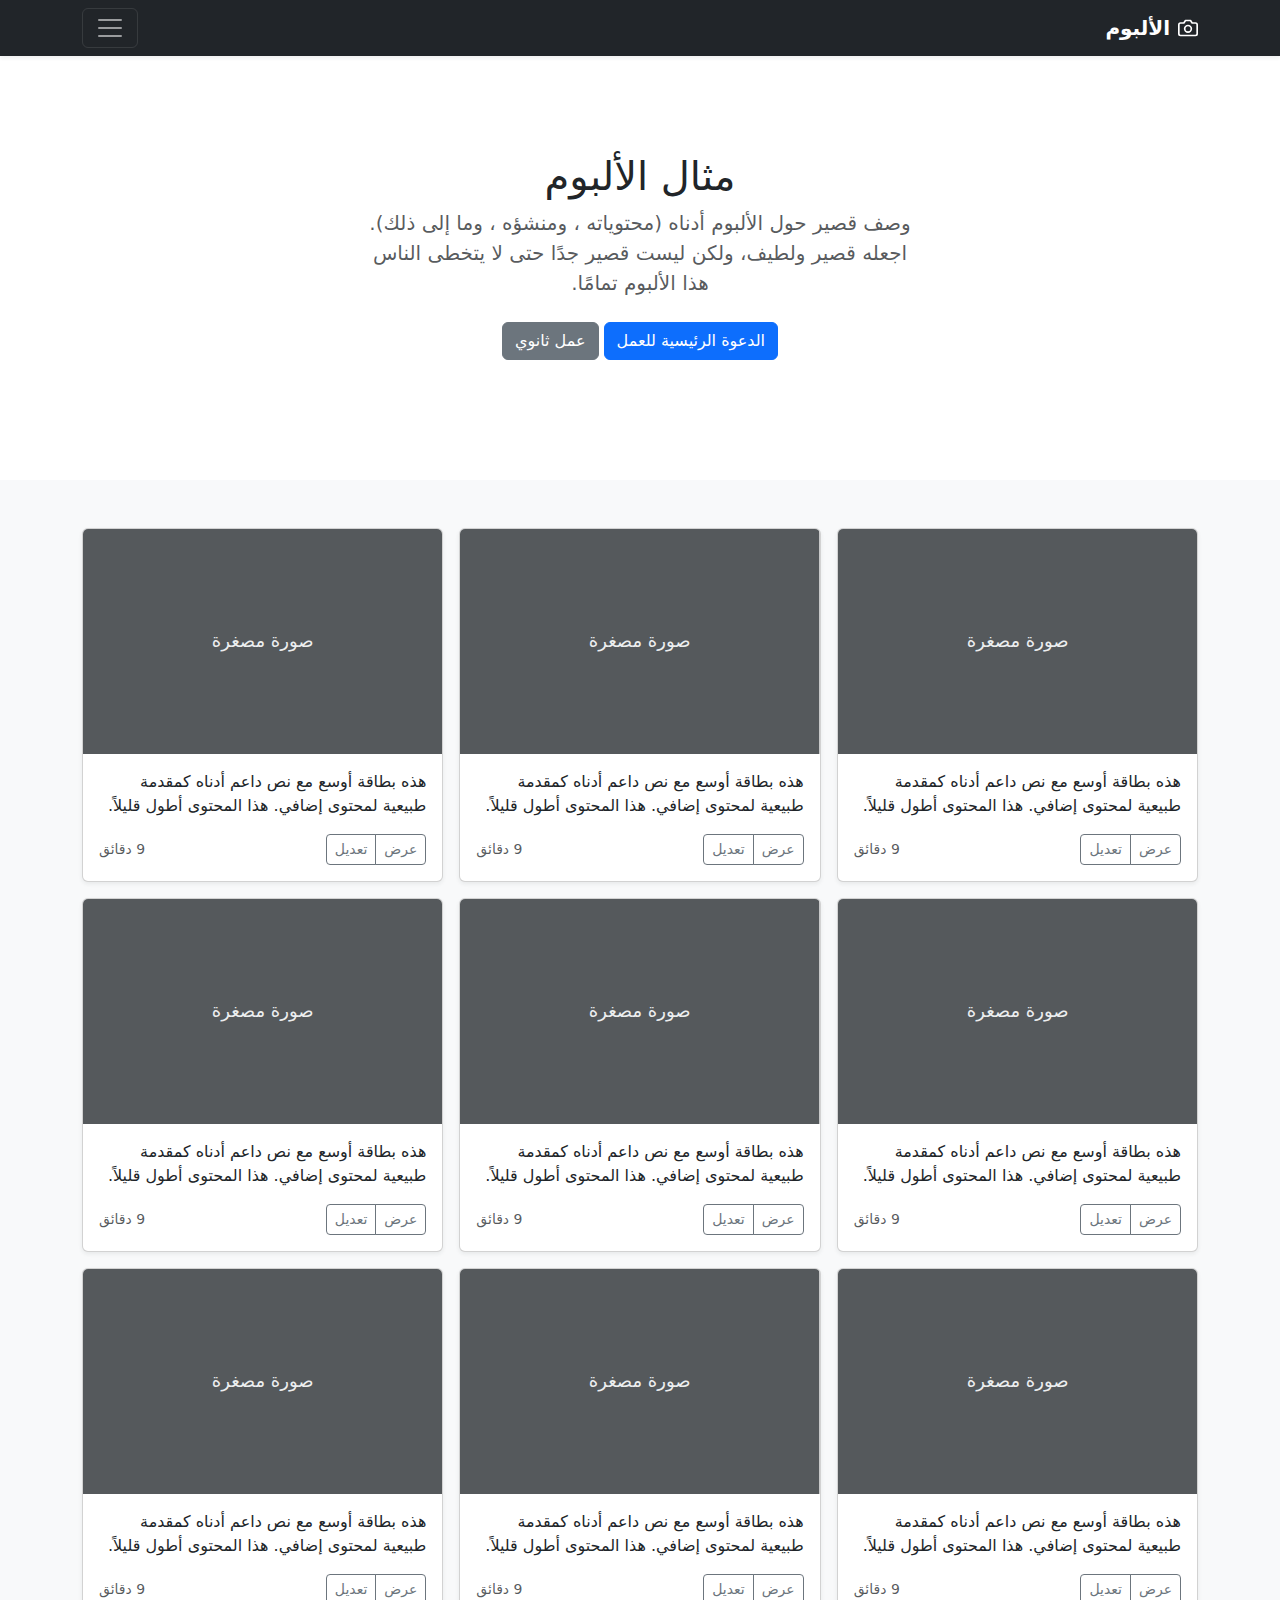
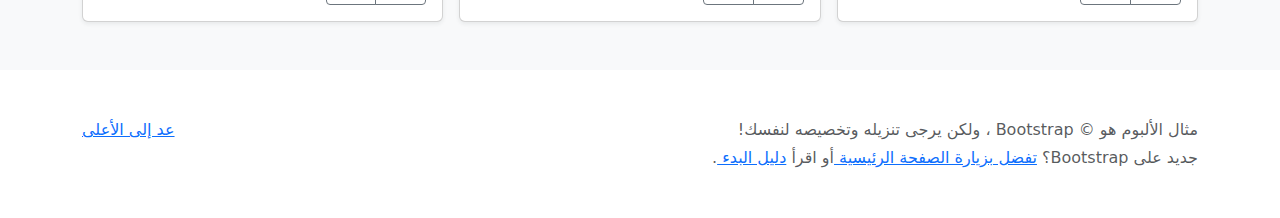
<file: Bootstrap/bootstrap-5.3.0-alpha1-examples/album-rtl/index.html>
<!doctype html>
<html lang="ar" dir="rtl">
  <head>
    <meta charset="utf-8">
    <meta name="viewport" content="width=device-width, initial-scale=1">
    <meta name="description" content="">
    <meta name="author" content="Mark Otto, Jacob Thornton, and Bootstrap contributors">
    <meta name="generator" content="Hugo 0.108.0">
    <title>مثال الألبوم · Bootstrap v5.3</title>

    <link rel="canonical" href="https://getbootstrap.com/docs/5.3/examples/album-rtl/">

    

    

<link href="../assets/dist/css/bootstrap.rtl.min.css" rel="stylesheet">

    <style>
      .bd-placeholder-img {
        font-size: 1.125rem;
        text-anchor: middle;
        -webkit-user-select: none;
        -moz-user-select: none;
        user-select: none;
      }

      @media (min-width: 768px) {
        .bd-placeholder-img-lg {
          font-size: 3.5rem;
        }
      }

      .b-example-divider {
        height: 3rem;
        background-color: rgba(0, 0, 0, .1);
        border: solid rgba(0, 0, 0, .15);
        border-width: 1px 0;
        box-shadow: inset 0 .5em 1.5em rgba(0, 0, 0, .1), inset 0 .125em .5em rgba(0, 0, 0, .15);
      }

      .b-example-vr {
        flex-shrink: 0;
        width: 1.5rem;
        height: 100vh;
      }

      .bi {
        vertical-align: -.125em;
        fill: currentColor;
      }

      .nav-scroller {
        position: relative;
        z-index: 2;
        height: 2.75rem;
        overflow-y: hidden;
      }

      .nav-scroller .nav {
        display: flex;
        flex-wrap: nowrap;
        padding-bottom: 1rem;
        margin-top: -1px;
        overflow-x: auto;
        text-align: center;
        white-space: nowrap;
        -webkit-overflow-scrolling: touch;
      }
    </style>

    
  </head>
  <body>
    
<header>
  <div class="collapse bg-dark" id="navbarHeader">
    <div class="container">
      <div class="row">
        <div class="col-sm-8 col-md-7 py-4">
          <h4 class="text-white">حول</h4>
          <p class="text-muted">أضف بعض المعلومات حول الألبوم، المؤلف، أو أي سياق خلفية آخر. اجعلها بضع جمل حتى يتمكن الزوار من التقاط بعض التلميحات المفيدة. ثم اربطها ببعض مواقع التواصل الاجتماعي أو معلومات الاتصال.</p>
        </div>
        <div class="col-sm-4 offset-md-1 py-4">
          <h4 class="text-white">تواصل معي</h4>
          <ul class="list-unstyled">
            <li><a href="#" class="text-white">تابعني على تويتر</a></li>
            <li><a href="#" class="text-white">شاركني الإعجاب في فيسبوك</a></li>
            <li><a href="#" class="text-white">راسلني على البريد الإلكتروني</a></li>
          </ul>
        </div>
      </div>
    </div>
  </div>
  <div class="navbar navbar-dark bg-dark shadow-sm">
    <div class="container">
      <a href="#" class="navbar-brand d-flex align-items-center">
        <svg xmlns="http://www.w3.org/2000/svg" width="20" height="20" fill="none" stroke="currentColor" stroke-linecap="round" stroke-linejoin="round" stroke-width="2" aria-hidden="true" class="me-2" viewBox="0 0 24 24"><path d="M23 19a2 2 0 0 1-2 2H3a2 2 0 0 1-2-2V8a2 2 0 0 1 2-2h4l2-3h6l2 3h4a2 2 0 0 1 2 2z"/><circle cx="12" cy="13" r="4"/></svg>
        <strong>الألبوم</strong>
      </a>
      <button class="navbar-toggler" type="button" data-bs-toggle="collapse" data-bs-target="#navbarHeader" aria-controls="navbarHeader" aria-expanded="false" aria-label="تبديل التنقل">
        <span class="navbar-toggler-icon"></span>
      </button>
    </div>
  </div>
</header>

<main>

  <section class="py-5 text-center container">
    <div class="row py-lg-5">
      <div class="col-lg-6 col-md-8 mx-auto">
        <h1 class="fw-light">مثال الألبوم</h1>
        <p class="lead text-muted">وصف قصير حول الألبوم أدناه (محتوياته ، ومنشؤه ، وما إلى ذلك). اجعله قصير ولطيف، ولكن ليست قصير جدًا حتى لا يتخطى الناس هذا الألبوم تمامًا.</p>
        <p>
          <a href="#" class="btn btn-primary my-2">الدعوة الرئيسية للعمل</a>
          <a href="#" class="btn btn-secondary my-2">عمل ثانوي</a>
        </p>
      </div>
    </div>
  </section>

  <div class="album py-5 bg-light">
    <div class="container">

      <div class="row row-cols-1 row-cols-sm-2 row-cols-md-3 g-3">
        <div class="col">
          <div class="card shadow-sm">
            <svg class="bd-placeholder-img card-img-top" width="100%" height="225" xmlns="http://www.w3.org/2000/svg" role="img" aria-label="Placeholder: صورة مصغرة" preserveAspectRatio="xMidYMid slice" focusable="false"><title>Placeholder</title><rect width="100%" height="100%" fill="#55595c"/><text x="50%" y="50%" fill="#eceeef" dy=".3em">صورة مصغرة</text></svg>
            <div class="card-body">
              <p class="card-text">هذه بطاقة أوسع مع نص داعم أدناه كمقدمة طبيعية لمحتوى إضافي. هذا المحتوى أطول قليلاً.</p>
              <div class="d-flex justify-content-between align-items-center">
                <div class="btn-group">
                  <button type="button" class="btn btn-sm btn-outline-secondary">عرض</button>
                  <button type="button" class="btn btn-sm btn-outline-secondary">تعديل</button>
                </div>
                <small class="text-muted">9 دقائق</small>
              </div>
            </div>
          </div>
        </div>
        <div class="col">
          <div class="card shadow-sm">
            <svg class="bd-placeholder-img card-img-top" width="100%" height="225" xmlns="http://www.w3.org/2000/svg" role="img" aria-label="Placeholder: صورة مصغرة" preserveAspectRatio="xMidYMid slice" focusable="false"><title>Placeholder</title><rect width="100%" height="100%" fill="#55595c"/><text x="50%" y="50%" fill="#eceeef" dy=".3em">صورة مصغرة</text></svg>
            <div class="card-body">
              <p class="card-text">هذه بطاقة أوسع مع نص داعم أدناه كمقدمة طبيعية لمحتوى إضافي. هذا المحتوى أطول قليلاً.</p>
              <div class="d-flex justify-content-between align-items-center">
                <div class="btn-group">
                  <button type="button" class="btn btn-sm btn-outline-secondary">عرض</button>
                  <button type="button" class="btn btn-sm btn-outline-secondary">تعديل</button>
                </div>
                <small class="text-muted">9 دقائق</small>
              </div>
            </div>
          </div>
        </div>
        <div class="col">
          <div class="card shadow-sm">
            <svg class="bd-placeholder-img card-img-top" width="100%" height="225" xmlns="http://www.w3.org/2000/svg" role="img" aria-label="Placeholder: صورة مصغرة" preserveAspectRatio="xMidYMid slice" focusable="false"><title>Placeholder</title><rect width="100%" height="100%" fill="#55595c"/><text x="50%" y="50%" fill="#eceeef" dy=".3em">صورة مصغرة</text></svg>
            <div class="card-body">
              <p class="card-text">هذه بطاقة أوسع مع نص داعم أدناه كمقدمة طبيعية لمحتوى إضافي. هذا المحتوى أطول قليلاً.</p>
              <div class="d-flex justify-content-between align-items-center">
                <div class="btn-group">
                  <button type="button" class="btn btn-sm btn-outline-secondary">عرض</button>
                  <button type="button" class="btn btn-sm btn-outline-secondary">تعديل</button>
                </div>
                <small class="text-muted">9 دقائق</small>
              </div>
            </div>
          </div>
        </div>

        <div class="col">
          <div class="card shadow-sm">
            <svg class="bd-placeholder-img card-img-top" width="100%" height="225" xmlns="http://www.w3.org/2000/svg" role="img" aria-label="Placeholder: صورة مصغرة" preserveAspectRatio="xMidYMid slice" focusable="false"><title>Placeholder</title><rect width="100%" height="100%" fill="#55595c"/><text x="50%" y="50%" fill="#eceeef" dy=".3em">صورة مصغرة</text></svg>
            <div class="card-body">
              <p class="card-text">هذه بطاقة أوسع مع نص داعم أدناه كمقدمة طبيعية لمحتوى إضافي. هذا المحتوى أطول قليلاً.</p>
              <div class="d-flex justify-content-between align-items-center">
                <div class="btn-group">
                  <button type="button" class="btn btn-sm btn-outline-secondary">عرض</button>
                  <button type="button" class="btn btn-sm btn-outline-secondary">تعديل</button>
                </div>
                <small class="text-muted">9 دقائق</small>
              </div>
            </div>
          </div>
        </div>
        <div class="col">
          <div class="card shadow-sm">
            <svg class="bd-placeholder-img card-img-top" width="100%" height="225" xmlns="http://www.w3.org/2000/svg" role="img" aria-label="Placeholder: صورة مصغرة" preserveAspectRatio="xMidYMid slice" focusable="false"><title>Placeholder</title><rect width="100%" height="100%" fill="#55595c"/><text x="50%" y="50%" fill="#eceeef" dy=".3em">صورة مصغرة</text></svg>
            <div class="card-body">
              <p class="card-text">هذه بطاقة أوسع مع نص داعم أدناه كمقدمة طبيعية لمحتوى إضافي. هذا المحتوى أطول قليلاً.</p>
              <div class="d-flex justify-content-between align-items-center">
                <div class="btn-group">
                  <button type="button" class="btn btn-sm btn-outline-secondary">عرض</button>
                  <button type="button" class="btn btn-sm btn-outline-secondary">تعديل</button>
                </div>
                <small class="text-muted">9 دقائق</small>
              </div>
            </div>
          </div>
        </div>
        <div class="col">
          <div class="card shadow-sm">
            <svg class="bd-placeholder-img card-img-top" width="100%" height="225" xmlns="http://www.w3.org/2000/svg" role="img" aria-label="Placeholder: صورة مصغرة" preserveAspectRatio="xMidYMid slice" focusable="false"><title>Placeholder</title><rect width="100%" height="100%" fill="#55595c"/><text x="50%" y="50%" fill="#eceeef" dy=".3em">صورة مصغرة</text></svg>
            <div class="card-body">
              <p class="card-text">هذه بطاقة أوسع مع نص داعم أدناه كمقدمة طبيعية لمحتوى إضافي. هذا المحتوى أطول قليلاً.</p>
              <div class="d-flex justify-content-between align-items-center">
                <div class="btn-group">
                  <button type="button" class="btn btn-sm btn-outline-secondary">عرض</button>
                  <button type="button" class="btn btn-sm btn-outline-secondary">تعديل</button>
                </div>
                <small class="text-muted">9 دقائق</small>
              </div>
            </div>
          </div>
        </div>

        <div class="col">
          <div class="card shadow-sm">
            <svg class="bd-placeholder-img card-img-top" width="100%" height="225" xmlns="http://www.w3.org/2000/svg" role="img" aria-label="Placeholder: صورة مصغرة" preserveAspectRatio="xMidYMid slice" focusable="false"><title>Placeholder</title><rect width="100%" height="100%" fill="#55595c"/><text x="50%" y="50%" fill="#eceeef" dy=".3em">صورة مصغرة</text></svg>
            <div class="card-body">
              <p class="card-text">هذه بطاقة أوسع مع نص داعم أدناه كمقدمة طبيعية لمحتوى إضافي. هذا المحتوى أطول قليلاً.</p>
              <div class="d-flex justify-content-between align-items-center">
                <div class="btn-group">
                  <button type="button" class="btn btn-sm btn-outline-secondary">عرض</button>
                  <button type="button" class="btn btn-sm btn-outline-secondary">تعديل</button>
                </div>
                <small class="text-muted">9 دقائق</small>
              </div>
            </div>
          </div>
        </div>
        <div class="col">
          <div class="card shadow-sm">
            <svg class="bd-placeholder-img card-img-top" width="100%" height="225" xmlns="http://www.w3.org/2000/svg" role="img" aria-label="Placeholder: صورة مصغرة" preserveAspectRatio="xMidYMid slice" focusable="false"><title>Placeholder</title><rect width="100%" height="100%" fill="#55595c"/><text x="50%" y="50%" fill="#eceeef" dy=".3em">صورة مصغرة</text></svg>
            <div class="card-body">
              <p class="card-text">هذه بطاقة أوسع مع نص داعم أدناه كمقدمة طبيعية لمحتوى إضافي. هذا المحتوى أطول قليلاً.</p>
              <div class="d-flex justify-content-between align-items-center">
                <div class="btn-group">
                  <button type="button" class="btn btn-sm btn-outline-secondary">عرض</button>
                  <button type="button" class="btn btn-sm btn-outline-secondary">تعديل</button>
                </div>
                <small class="text-muted">9 دقائق</small>
              </div>
            </div>
          </div>
        </div>
        <div class="col">
          <div class="card shadow-sm">
            <svg class="bd-placeholder-img card-img-top" width="100%" height="225" xmlns="http://www.w3.org/2000/svg" role="img" aria-label="Placeholder: صورة مصغرة" preserveAspectRatio="xMidYMid slice" focusable="false"><title>Placeholder</title><rect width="100%" height="100%" fill="#55595c"/><text x="50%" y="50%" fill="#eceeef" dy=".3em">صورة مصغرة</text></svg>
            <div class="card-body">
              <p class="card-text">هذه بطاقة أوسع مع نص داعم أدناه كمقدمة طبيعية لمحتوى إضافي. هذا المحتوى أطول قليلاً.</p>
              <div class="d-flex justify-content-between align-items-center">
                <div class="btn-group">
                  <button type="button" class="btn btn-sm btn-outline-secondary">عرض</button>
                  <button type="button" class="btn btn-sm btn-outline-secondary">تعديل</button>
                </div>
                <small class="text-muted">9 دقائق</small>
              </div>
            </div>
          </div>
        </div>
      </div>
    </div>
  </div>

</main>

<footer class="text-muted py-5">
  <div class="container">
    <p class="float-end mb-1">
      <a href="#">عد إلى الأعلى</a>
    </p>
    <p class="mb-1">مثال الألبوم هو © Bootstrap ، ولكن يرجى تنزيله وتخصيصه لنفسك!</p>
    <p class="mb-0">جديد على Bootstrap؟ <a href="/"> تفضل بزيارة الصفحة الرئيسية </a> أو اقرأ <a href="../getting-started/introduction/ "> دليل البدء </a>.</p>
  </div>
</footer>


    <script src="../assets/dist/js/bootstrap.bundle.min.js"></script>

      
  </body>
</html>
</file>
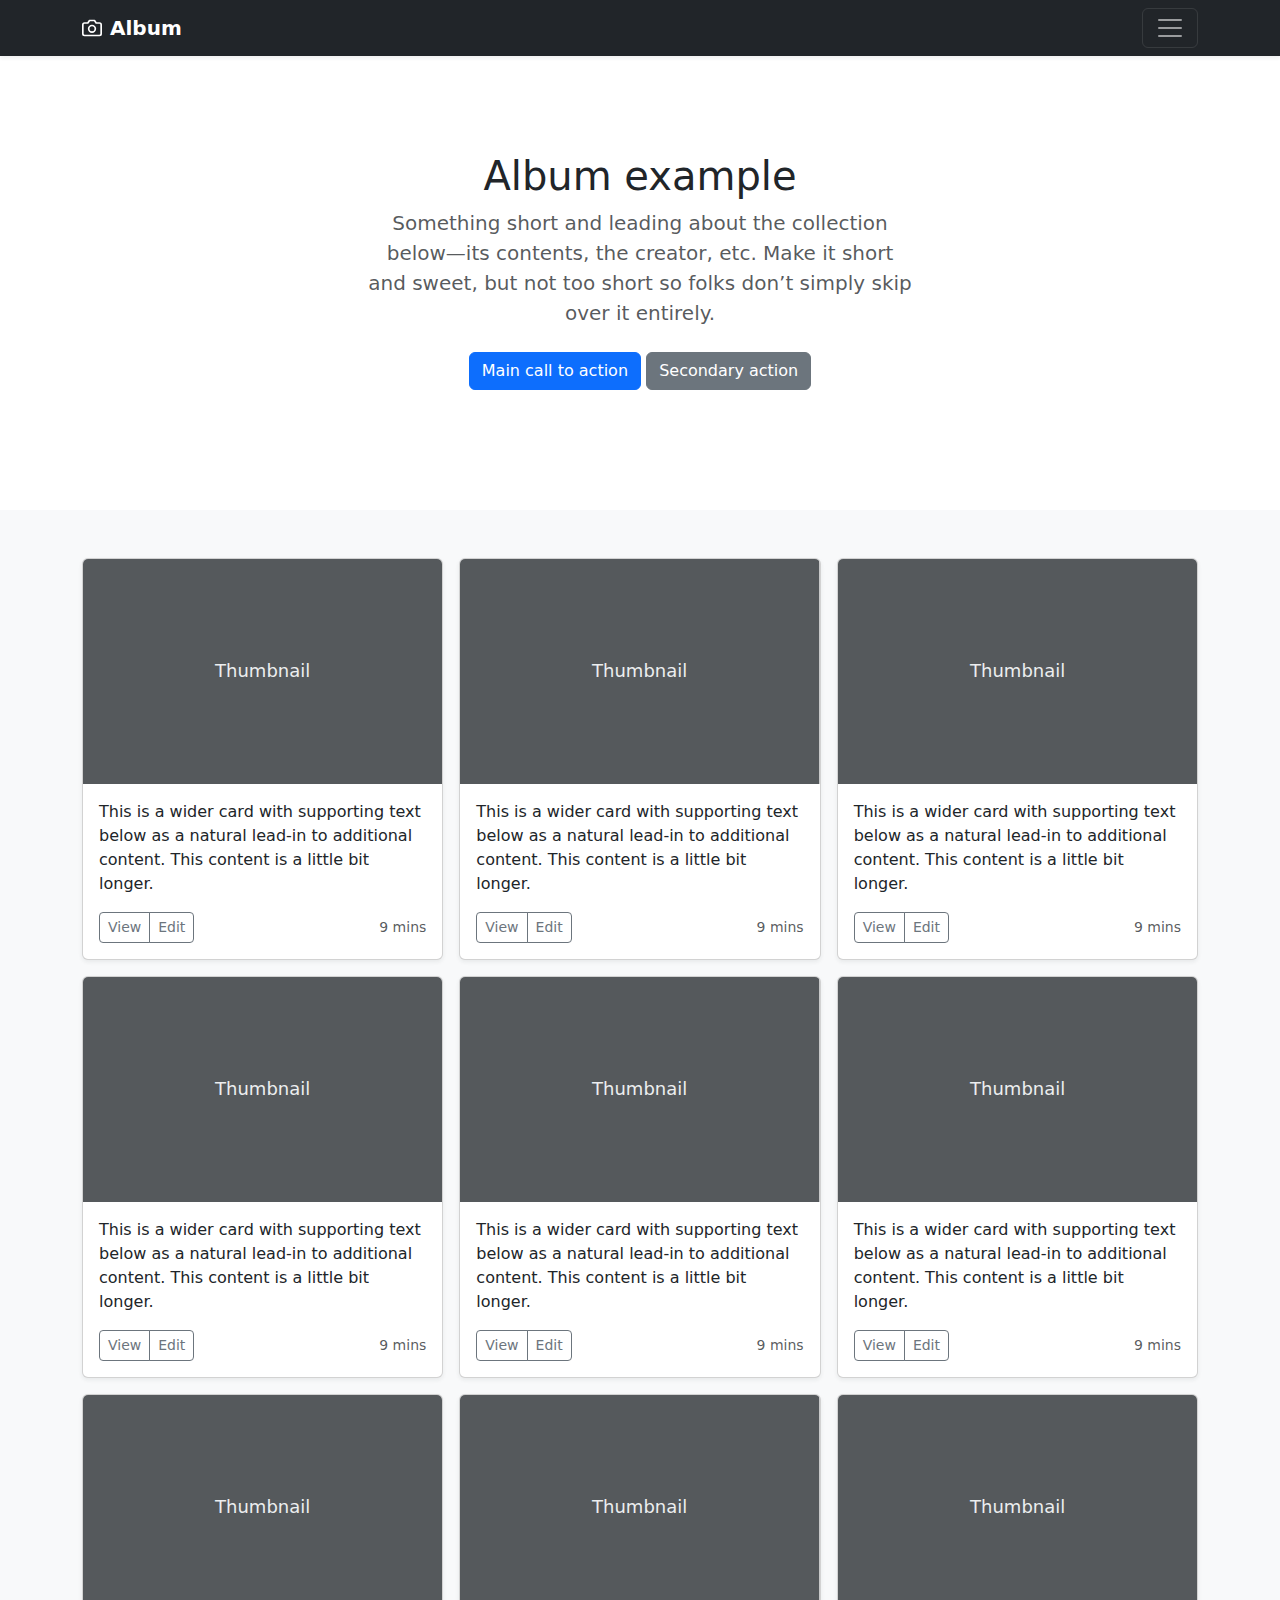
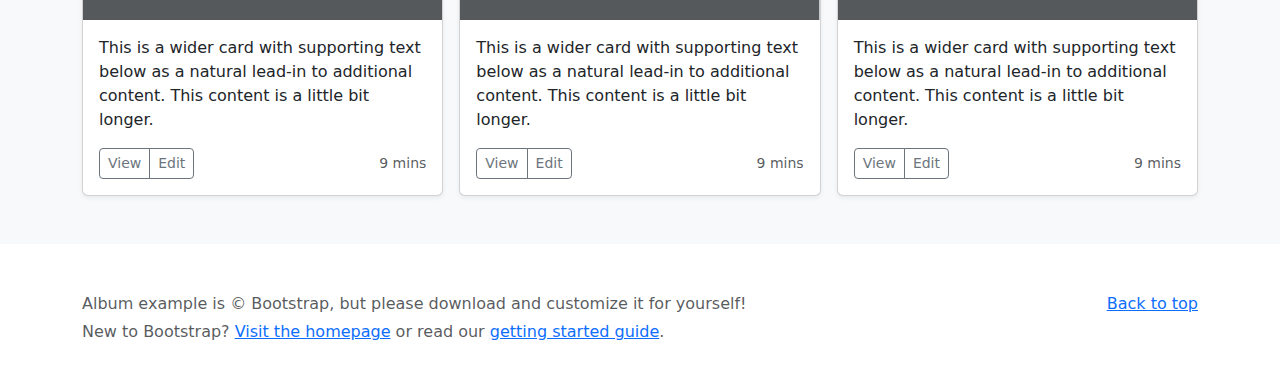
<file: Bootstrap/bootstrap-5.3.0-alpha1-examples/album/index.html>
<!doctype html>
<html lang="en">
  <head>
    <meta charset="utf-8">
    <meta name="viewport" content="width=device-width, initial-scale=1">
    <meta name="description" content="">
    <meta name="author" content="Mark Otto, Jacob Thornton, and Bootstrap contributors">
    <meta name="generator" content="Hugo 0.108.0">
    <title>Album example · Bootstrap v5.3</title>

    <link rel="canonical" href="https://getbootstrap.com/docs/5.3/examples/album/">

    

    

<link href="../assets/dist/css/bootstrap.min.css" rel="stylesheet">

    <style>
      .bd-placeholder-img {
        font-size: 1.125rem;
        text-anchor: middle;
        -webkit-user-select: none;
        -moz-user-select: none;
        user-select: none;
      }

      @media (min-width: 768px) {
        .bd-placeholder-img-lg {
          font-size: 3.5rem;
        }
      }

      .b-example-divider {
        height: 3rem;
        background-color: rgba(0, 0, 0, .1);
        border: solid rgba(0, 0, 0, .15);
        border-width: 1px 0;
        box-shadow: inset 0 .5em 1.5em rgba(0, 0, 0, .1), inset 0 .125em .5em rgba(0, 0, 0, .15);
      }

      .b-example-vr {
        flex-shrink: 0;
        width: 1.5rem;
        height: 100vh;
      }

      .bi {
        vertical-align: -.125em;
        fill: currentColor;
      }

      .nav-scroller {
        position: relative;
        z-index: 2;
        height: 2.75rem;
        overflow-y: hidden;
      }

      .nav-scroller .nav {
        display: flex;
        flex-wrap: nowrap;
        padding-bottom: 1rem;
        margin-top: -1px;
        overflow-x: auto;
        text-align: center;
        white-space: nowrap;
        -webkit-overflow-scrolling: touch;
      }
    </style>

    
  </head>
  <body>
    
<header>
  <div class="collapse bg-dark" id="navbarHeader">
    <div class="container">
      <div class="row">
        <div class="col-sm-8 col-md-7 py-4">
          <h4 class="text-white">About</h4>
          <p class="text-muted">Add some information about the album below, the author, or any other background context. Make it a few sentences long so folks can pick up some informative tidbits. Then, link them off to some social networking sites or contact information.</p>
        </div>
        <div class="col-sm-4 offset-md-1 py-4">
          <h4 class="text-white">Contact</h4>
          <ul class="list-unstyled">
            <li><a href="#" class="text-white">Follow on Twitter</a></li>
            <li><a href="#" class="text-white">Like on Facebook</a></li>
            <li><a href="#" class="text-white">Email me</a></li>
          </ul>
        </div>
      </div>
    </div>
  </div>
  <div class="navbar navbar-dark bg-dark shadow-sm">
    <div class="container">
      <a href="#" class="navbar-brand d-flex align-items-center">
        <svg xmlns="http://www.w3.org/2000/svg" width="20" height="20" fill="none" stroke="currentColor" stroke-linecap="round" stroke-linejoin="round" stroke-width="2" aria-hidden="true" class="me-2" viewBox="0 0 24 24"><path d="M23 19a2 2 0 0 1-2 2H3a2 2 0 0 1-2-2V8a2 2 0 0 1 2-2h4l2-3h6l2 3h4a2 2 0 0 1 2 2z"/><circle cx="12" cy="13" r="4"/></svg>
        <strong>Album</strong>
      </a>
      <button class="navbar-toggler" type="button" data-bs-toggle="collapse" data-bs-target="#navbarHeader" aria-controls="navbarHeader" aria-expanded="false" aria-label="Toggle navigation">
        <span class="navbar-toggler-icon"></span>
      </button>
    </div>
  </div>
</header>

<main>

  <section class="py-5 text-center container">
    <div class="row py-lg-5">
      <div class="col-lg-6 col-md-8 mx-auto">
        <h1 class="fw-light">Album example</h1>
        <p class="lead text-muted">Something short and leading about the collection below—its contents, the creator, etc. Make it short and sweet, but not too short so folks don’t simply skip over it entirely.</p>
        <p>
          <a href="#" class="btn btn-primary my-2">Main call to action</a>
          <a href="#" class="btn btn-secondary my-2">Secondary action</a>
        </p>
      </div>
    </div>
  </section>

  <div class="album py-5 bg-light">
    <div class="container">

      <div class="row row-cols-1 row-cols-sm-2 row-cols-md-3 g-3">
        <div class="col">
          <div class="card shadow-sm">
            <svg class="bd-placeholder-img card-img-top" width="100%" height="225" xmlns="http://www.w3.org/2000/svg" role="img" aria-label="Placeholder: Thumbnail" preserveAspectRatio="xMidYMid slice" focusable="false"><title>Placeholder</title><rect width="100%" height="100%" fill="#55595c"/><text x="50%" y="50%" fill="#eceeef" dy=".3em">Thumbnail</text></svg>
            <div class="card-body">
              <p class="card-text">This is a wider card with supporting text below as a natural lead-in to additional content. This content is a little bit longer.</p>
              <div class="d-flex justify-content-between align-items-center">
                <div class="btn-group">
                  <button type="button" class="btn btn-sm btn-outline-secondary">View</button>
                  <button type="button" class="btn btn-sm btn-outline-secondary">Edit</button>
                </div>
                <small class="text-muted">9 mins</small>
              </div>
            </div>
          </div>
        </div>
        <div class="col">
          <div class="card shadow-sm">
            <svg class="bd-placeholder-img card-img-top" width="100%" height="225" xmlns="http://www.w3.org/2000/svg" role="img" aria-label="Placeholder: Thumbnail" preserveAspectRatio="xMidYMid slice" focusable="false"><title>Placeholder</title><rect width="100%" height="100%" fill="#55595c"/><text x="50%" y="50%" fill="#eceeef" dy=".3em">Thumbnail</text></svg>
            <div class="card-body">
              <p class="card-text">This is a wider card with supporting text below as a natural lead-in to additional content. This content is a little bit longer.</p>
              <div class="d-flex justify-content-between align-items-center">
                <div class="btn-group">
                  <button type="button" class="btn btn-sm btn-outline-secondary">View</button>
                  <button type="button" class="btn btn-sm btn-outline-secondary">Edit</button>
                </div>
                <small class="text-muted">9 mins</small>
              </div>
            </div>
          </div>
        </div>
        <div class="col">
          <div class="card shadow-sm">
            <svg class="bd-placeholder-img card-img-top" width="100%" height="225" xmlns="http://www.w3.org/2000/svg" role="img" aria-label="Placeholder: Thumbnail" preserveAspectRatio="xMidYMid slice" focusable="false"><title>Placeholder</title><rect width="100%" height="100%" fill="#55595c"/><text x="50%" y="50%" fill="#eceeef" dy=".3em">Thumbnail</text></svg>
            <div class="card-body">
              <p class="card-text">This is a wider card with supporting text below as a natural lead-in to additional content. This content is a little bit longer.</p>
              <div class="d-flex justify-content-between align-items-center">
                <div class="btn-group">
                  <button type="button" class="btn btn-sm btn-outline-secondary">View</button>
                  <button type="button" class="btn btn-sm btn-outline-secondary">Edit</button>
                </div>
                <small class="text-muted">9 mins</small>
              </div>
            </div>
          </div>
        </div>

        <div class="col">
          <div class="card shadow-sm">
            <svg class="bd-placeholder-img card-img-top" width="100%" height="225" xmlns="http://www.w3.org/2000/svg" role="img" aria-label="Placeholder: Thumbnail" preserveAspectRatio="xMidYMid slice" focusable="false"><title>Placeholder</title><rect width="100%" height="100%" fill="#55595c"/><text x="50%" y="50%" fill="#eceeef" dy=".3em">Thumbnail</text></svg>
            <div class="card-body">
              <p class="card-text">This is a wider card with supporting text below as a natural lead-in to additional content. This content is a little bit longer.</p>
              <div class="d-flex justify-content-between align-items-center">
                <div class="btn-group">
                  <button type="button" class="btn btn-sm btn-outline-secondary">View</button>
                  <button type="button" class="btn btn-sm btn-outline-secondary">Edit</button>
                </div>
                <small class="text-muted">9 mins</small>
              </div>
            </div>
          </div>
        </div>
        <div class="col">
          <div class="card shadow-sm">
            <svg class="bd-placeholder-img card-img-top" width="100%" height="225" xmlns="http://www.w3.org/2000/svg" role="img" aria-label="Placeholder: Thumbnail" preserveAspectRatio="xMidYMid slice" focusable="false"><title>Placeholder</title><rect width="100%" height="100%" fill="#55595c"/><text x="50%" y="50%" fill="#eceeef" dy=".3em">Thumbnail</text></svg>
            <div class="card-body">
              <p class="card-text">This is a wider card with supporting text below as a natural lead-in to additional content. This content is a little bit longer.</p>
              <div class="d-flex justify-content-between align-items-center">
                <div class="btn-group">
                  <button type="button" class="btn btn-sm btn-outline-secondary">View</button>
                  <button type="button" class="btn btn-sm btn-outline-secondary">Edit</button>
                </div>
                <small class="text-muted">9 mins</small>
              </div>
            </div>
          </div>
        </div>
        <div class="col">
          <div class="card shadow-sm">
            <svg class="bd-placeholder-img card-img-top" width="100%" height="225" xmlns="http://www.w3.org/2000/svg" role="img" aria-label="Placeholder: Thumbnail" preserveAspectRatio="xMidYMid slice" focusable="false"><title>Placeholder</title><rect width="100%" height="100%" fill="#55595c"/><text x="50%" y="50%" fill="#eceeef" dy=".3em">Thumbnail</text></svg>
            <div class="card-body">
              <p class="card-text">This is a wider card with supporting text below as a natural lead-in to additional content. This content is a little bit longer.</p>
              <div class="d-flex justify-content-between align-items-center">
                <div class="btn-group">
                  <button type="button" class="btn btn-sm btn-outline-secondary">View</button>
                  <button type="button" class="btn btn-sm btn-outline-secondary">Edit</button>
                </div>
                <small class="text-muted">9 mins</small>
              </div>
            </div>
          </div>
        </div>

        <div class="col">
          <div class="card shadow-sm">
            <svg class="bd-placeholder-img card-img-top" width="100%" height="225" xmlns="http://www.w3.org/2000/svg" role="img" aria-label="Placeholder: Thumbnail" preserveAspectRatio="xMidYMid slice" focusable="false"><title>Placeholder</title><rect width="100%" height="100%" fill="#55595c"/><text x="50%" y="50%" fill="#eceeef" dy=".3em">Thumbnail</text></svg>
            <div class="card-body">
              <p class="card-text">This is a wider card with supporting text below as a natural lead-in to additional content. This content is a little bit longer.</p>
              <div class="d-flex justify-content-between align-items-center">
                <div class="btn-group">
                  <button type="button" class="btn btn-sm btn-outline-secondary">View</button>
                  <button type="button" class="btn btn-sm btn-outline-secondary">Edit</button>
                </div>
                <small class="text-muted">9 mins</small>
              </div>
            </div>
          </div>
        </div>
        <div class="col">
          <div class="card shadow-sm">
            <svg class="bd-placeholder-img card-img-top" width="100%" height="225" xmlns="http://www.w3.org/2000/svg" role="img" aria-label="Placeholder: Thumbnail" preserveAspectRatio="xMidYMid slice" focusable="false"><title>Placeholder</title><rect width="100%" height="100%" fill="#55595c"/><text x="50%" y="50%" fill="#eceeef" dy=".3em">Thumbnail</text></svg>
            <div class="card-body">
              <p class="card-text">This is a wider card with supporting text below as a natural lead-in to additional content. This content is a little bit longer.</p>
              <div class="d-flex justify-content-between align-items-center">
                <div class="btn-group">
                  <button type="button" class="btn btn-sm btn-outline-secondary">View</button>
                  <button type="button" class="btn btn-sm btn-outline-secondary">Edit</button>
                </div>
                <small class="text-muted">9 mins</small>
              </div>
            </div>
          </div>
        </div>
        <div class="col">
          <div class="card shadow-sm">
            <svg class="bd-placeholder-img card-img-top" width="100%" height="225" xmlns="http://www.w3.org/2000/svg" role="img" aria-label="Placeholder: Thumbnail" preserveAspectRatio="xMidYMid slice" focusable="false"><title>Placeholder</title><rect width="100%" height="100%" fill="#55595c"/><text x="50%" y="50%" fill="#eceeef" dy=".3em">Thumbnail</text></svg>
            <div class="card-body">
              <p class="card-text">This is a wider card with supporting text below as a natural lead-in to additional content. This content is a little bit longer.</p>
              <div class="d-flex justify-content-between align-items-center">
                <div class="btn-group">
                  <button type="button" class="btn btn-sm btn-outline-secondary">View</button>
                  <button type="button" class="btn btn-sm btn-outline-secondary">Edit</button>
                </div>
                <small class="text-muted">9 mins</small>
              </div>
            </div>
          </div>
        </div>
      </div>
    </div>
  </div>

</main>

<footer class="text-muted py-5">
  <div class="container">
    <p class="float-end mb-1">
      <a href="#">Back to top</a>
    </p>
    <p class="mb-1">Album example is &copy; Bootstrap, but please download and customize it for yourself!</p>
    <p class="mb-0">New to Bootstrap? <a href="/">Visit the homepage</a> or read our <a href="../getting-started/introduction/">getting started guide</a>.</p>
  </div>
</footer>


    <script src="../assets/dist/js/bootstrap.bundle.min.js"></script>

      
  </body>
</html>
</file>
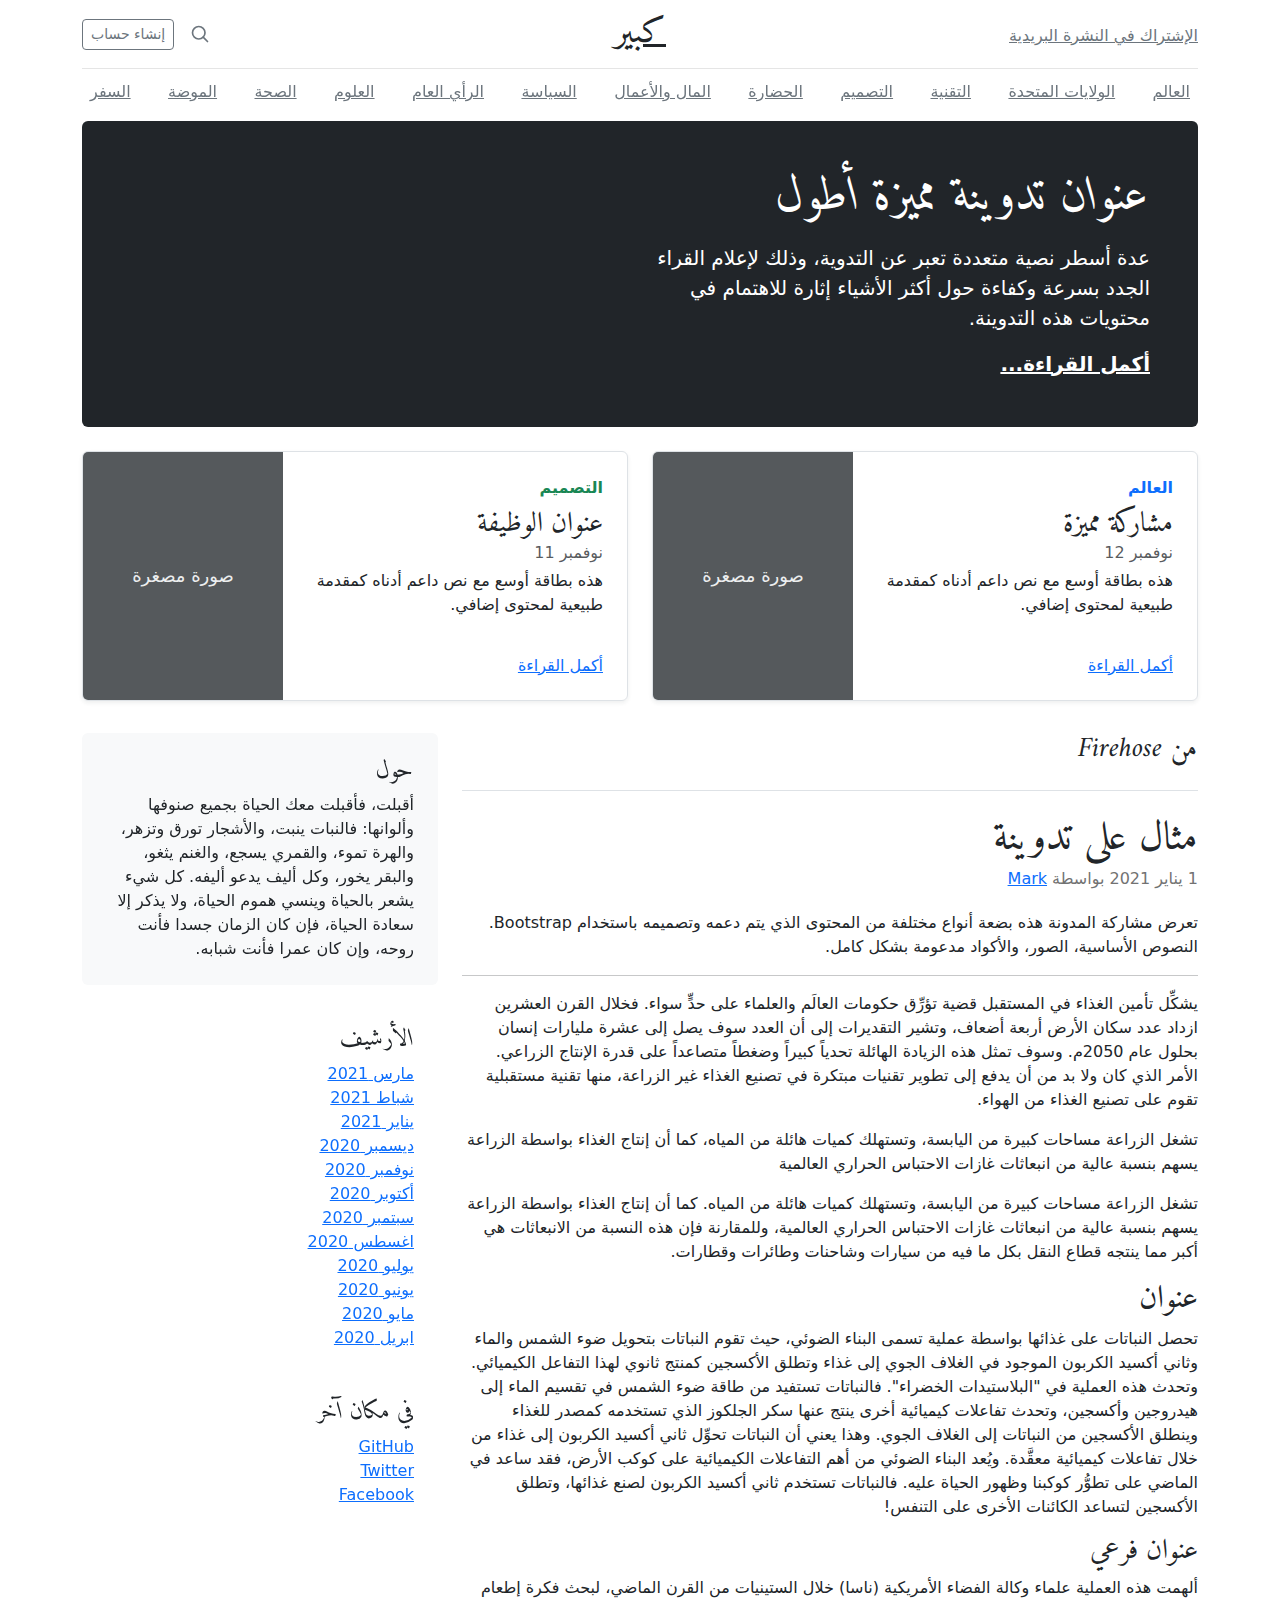
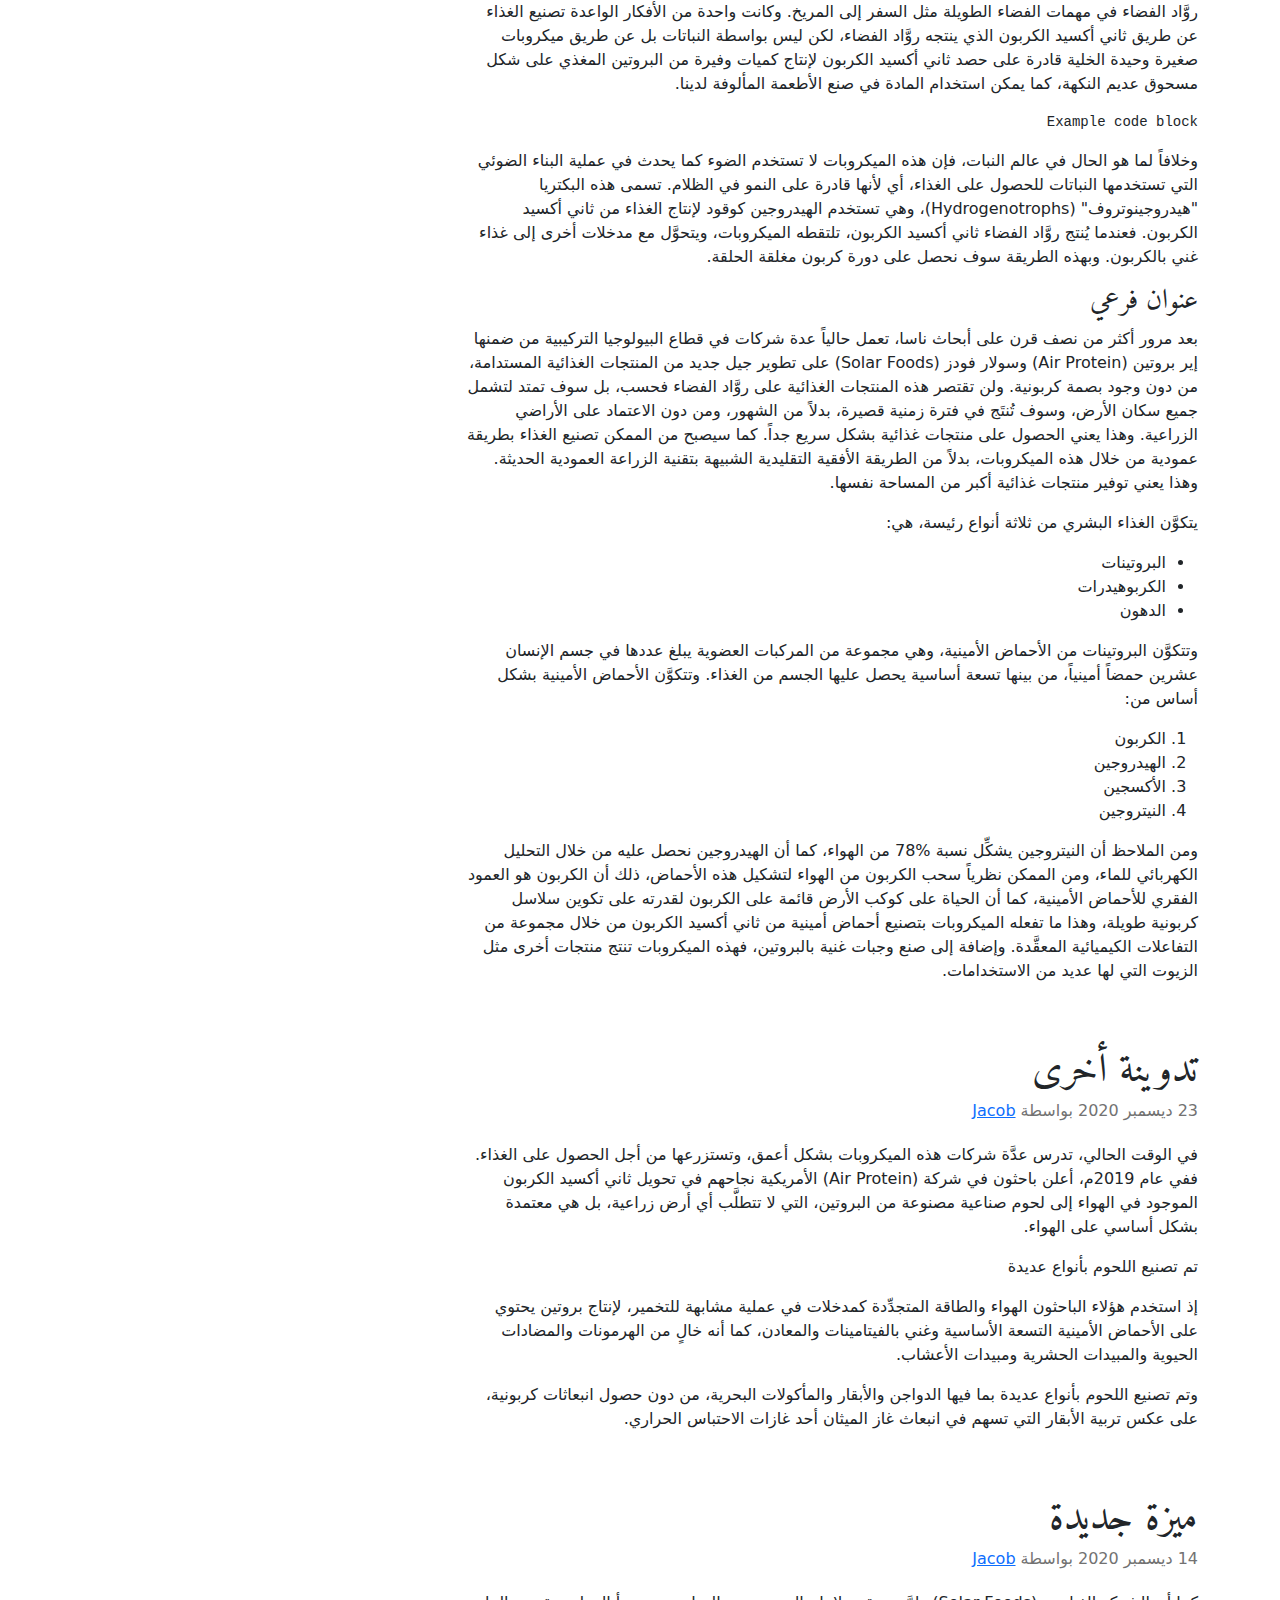
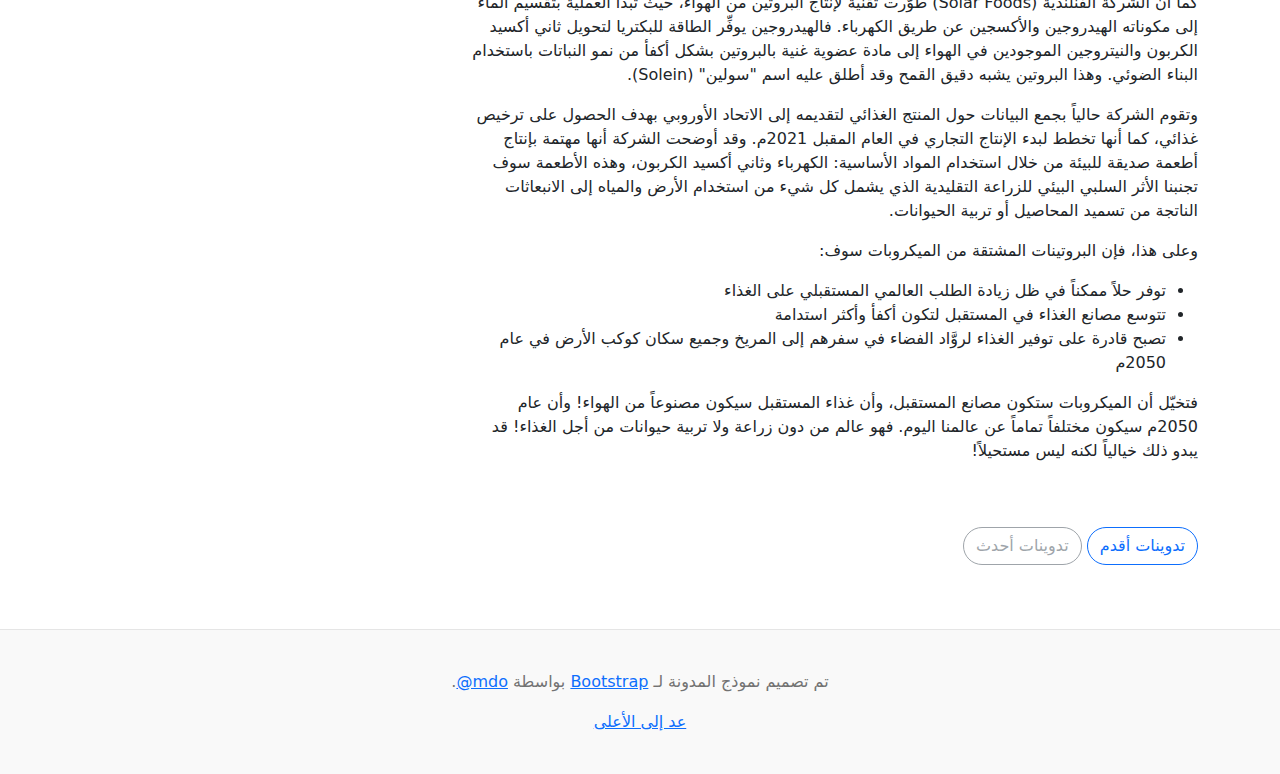
<file: Bootstrap/bootstrap-5.3.0-alpha1-examples/blog-rtl/index.html>
<!doctype html>
<html lang="ar" dir="rtl">
  <head>
    <meta charset="utf-8">
    <meta name="viewport" content="width=device-width, initial-scale=1">
    <meta name="description" content="">
    <meta name="author" content="Mark Otto, Jacob Thornton, and Bootstrap contributors">
    <meta name="generator" content="Hugo 0.108.0">
    <title>قالب المدونة · Bootstrap v5.3</title>

    <link rel="canonical" href="https://getbootstrap.com/docs/5.3/examples/blog-rtl/">

    

    

<link href="../assets/dist/css/bootstrap.rtl.min.css" rel="stylesheet">

    <style>
      .bd-placeholder-img {
        font-size: 1.125rem;
        text-anchor: middle;
        -webkit-user-select: none;
        -moz-user-select: none;
        user-select: none;
      }

      @media (min-width: 768px) {
        .bd-placeholder-img-lg {
          font-size: 3.5rem;
        }
      }

      .b-example-divider {
        height: 3rem;
        background-color: rgba(0, 0, 0, .1);
        border: solid rgba(0, 0, 0, .15);
        border-width: 1px 0;
        box-shadow: inset 0 .5em 1.5em rgba(0, 0, 0, .1), inset 0 .125em .5em rgba(0, 0, 0, .15);
      }

      .b-example-vr {
        flex-shrink: 0;
        width: 1.5rem;
        height: 100vh;
      }

      .bi {
        vertical-align: -.125em;
        fill: currentColor;
      }

      .nav-scroller {
        position: relative;
        z-index: 2;
        height: 2.75rem;
        overflow-y: hidden;
      }

      .nav-scroller .nav {
        display: flex;
        flex-wrap: nowrap;
        padding-bottom: 1rem;
        margin-top: -1px;
        overflow-x: auto;
        text-align: center;
        white-space: nowrap;
        -webkit-overflow-scrolling: touch;
      }
    </style>

    
    <!-- Custom styles for this template -->
    <link href="https://fonts.googleapis.com/css?family=Amiri:wght@400;700&amp;display=swap" rel="stylesheet">
    <!-- Custom styles for this template -->
    <link href="../blog/blog.rtl.css" rel="stylesheet">
  </head>
  <body>
    
<div class="container">
  <header class="blog-header lh-1 py-3">
    <div class="row flex-nowrap justify-content-between align-items-center">
      <div class="col-4 pt-1">
        <a class="link-secondary" href="#">الإشتراك في النشرة البريدية</a>
      </div>
      <div class="col-4 text-center">
        <a class="blog-header-logo text-dark" href="#">كبير</a>
      </div>
      <div class="col-4 d-flex justify-content-end align-items-center">
        <a class="link-secondary" href="#" aria-label="بحث">
          <svg xmlns="http://www.w3.org/2000/svg" width="20" height="20" fill="none" stroke="currentColor" stroke-linecap="round" stroke-linejoin="round" stroke-width="2" class="mx-3" role="img" viewBox="0 0 24 24"><title>بحث</title><circle cx="10.5" cy="10.5" r="7.5"/><path d="M21 21l-5.2-5.2"/></svg>
        </a>
        <a class="btn btn-sm btn-outline-secondary" href="#">إنشاء حساب</a>
      </div>
    </div>
  </header>

  <div class="nav-scroller py-1 mb-2">
    <nav class="nav d-flex justify-content-between">
      <a class="p-2 link-secondary" href="#">العالم</a>
      <a class="p-2 link-secondary" href="#">الولايات المتحدة</a>
      <a class="p-2 link-secondary" href="#">التقنية</a>
      <a class="p-2 link-secondary" href="#">التصميم</a>
      <a class="p-2 link-secondary" href="#">الحضارة</a>
      <a class="p-2 link-secondary" href="#">المال والأعمال</a>
      <a class="p-2 link-secondary" href="#">السياسة</a>
      <a class="p-2 link-secondary" href="#">الرأي العام</a>
      <a class="p-2 link-secondary" href="#">العلوم</a>
      <a class="p-2 link-secondary" href="#">الصحة</a>
      <a class="p-2 link-secondary" href="#">الموضة</a>
      <a class="p-2 link-secondary" href="#">السفر</a>
    </nav>
  </div>
</div>

<main class="container">
  <div class="p-4 p-md-5 mb-4 rounded text-bg-dark">
    <div class="col-md-6 px-0">
      <h1 class="display-4 fst-italic">عنوان تدوينة مميزة أطول</h1>
      <p class="lead my-3">عدة أسطر نصية متعددة تعبر عن التدوية، وذلك لإعلام القراء الجدد بسرعة وكفاءة حول أكثر الأشياء إثارة للاهتمام في محتويات هذه التدوينة.</p>
      <p class="lead mb-0"><a href="#" class="text-white fw-bold">أكمل القراءة...</a></p>
    </div>
  </div>

  <div class="row mb-2">
    <div class="col-md-6">
      <div class="row g-0 border rounded overflow-hidden flex-md-row mb-4 shadow-sm h-md-250 position-relative">
        <div class="col p-4 d-flex flex-column position-static">
          <strong class="d-inline-block mb-2 text-primary">العالم</strong>
          <h3 class="mb-0">مشاركة مميزة</h3>
          <div class="mb-1 text-muted">نوفمبر 12</div>
          <p class="card-text mb-auto">هذه بطاقة أوسع مع نص داعم أدناه كمقدمة طبيعية لمحتوى إضافي.</p>
          <a href="#" class="stretched-link">أكمل القراءة</a>
        </div>
        <div class="col-auto d-none d-lg-block">
          <svg class="bd-placeholder-img" width="200" height="250" xmlns="http://www.w3.org/2000/svg" role="img" aria-label="Placeholder: صورة مصغرة" preserveAspectRatio="xMidYMid slice" focusable="false"><title>Placeholder</title><rect width="100%" height="100%" fill="#55595c"/><text x="50%" y="50%" fill="#eceeef" dy=".3em">صورة مصغرة</text></svg>
        </div>
      </div>
    </div>
    <div class="col-md-6">
      <div class="row g-0 border rounded overflow-hidden flex-md-row mb-4 shadow-sm h-md-250 position-relative">
        <div class="col p-4 d-flex flex-column position-static">
          <strong class="d-inline-block mb-2 text-success">التصميم</strong>
          <h3 class="mb-0">عنوان الوظيفة</h3>
          <div class="mb-1 text-muted">نوفمبر 11</div>
          <p class="mb-auto">هذه بطاقة أوسع مع نص داعم أدناه كمقدمة طبيعية لمحتوى إضافي.</p>
          <a href="#" class="stretched-link">أكمل القراءة</a>
        </div>
        <div class="col-auto d-none d-lg-block">
          <svg class="bd-placeholder-img" width="200" height="250" xmlns="http://www.w3.org/2000/svg" role="img" aria-label="Placeholder: صورة مصغرة" preserveAspectRatio="xMidYMid slice" focusable="false"><title>Placeholder</title><rect width="100%" height="100%" fill="#55595c"/><text x="50%" y="50%" fill="#eceeef" dy=".3em">صورة مصغرة</text></svg>
        </div>
      </div>
    </div>
  </div>

  <div class="row">
    <div class="col-md-8">
      <h3 class="pb-4 mb-4 fst-italic border-bottom">
        من Firehose
      </h3>

      <article class="blog-post">
        <h2 class="blog-post-title mb-1">مثال على تدوينة</h2>
        <p class="blog-post-meta">1 يناير 2021 بواسطة <a href="#"> Mark </a></p>

        <p>تعرض مشاركة المدونة هذه بضعة أنواع مختلفة من المحتوى الذي يتم دعمه وتصميمه باستخدام Bootstrap. النصوص الأساسية، الصور، والأكواد مدعومة بشكل كامل.</p>
        <hr>
        <p>يشكِّل تأمين الغذاء في المستقبل قضية تؤرِّق حكومات العالَم والعلماء على حدٍّ سواء. فخلال القرن العشرين ازداد عدد سكان الأرض أربعة أضعاف، وتشير التقديرات إلى أن العدد سوف يصل إلى عشرة مليارات إنسان بحلول عام 2050م. وسوف تمثل هذه الزيادة الهائلة تحدياً كبيراً وضغطاً متصاعداً على قدرة الإنتاج الزراعي. الأمر الذي كان ولا بد من أن يدفع إلى تطوير تقنيات مبتكرة في تصنيع الغذاء غير الزراعة، منها تقنية مستقبلية تقوم على تصنيع الغذاء من الهواء.</p>
        <blockquote>
          <p>تشغل الزراعة مساحات كبيرة من اليابسة، وتستهلك كميات هائلة من المياه، كما أن إنتاج الغذاء بواسطة الزراعة يسهم بنسبة عالية من انبعاثات غازات الاحتباس الحراري العالمية</p>
        </blockquote>
        <p>تشغل الزراعة مساحات كبيرة من اليابسة، وتستهلك كميات هائلة من المياه. كما أن إنتاج الغذاء بواسطة الزراعة يسهم بنسبة عالية من انبعاثات غازات الاحتباس الحراري العالمية، وللمقارنة فإن هذه النسبة من الانبعاثات هي أكبر مما ينتجه قطاع النقل بكل ما فيه من سيارات وشاحنات وطائرات وقطارات.</p>
        <h2>عنوان</h2>
        <p>تحصل النباتات على غذائها بواسطة عملية تسمى البناء الضوئي، حيث تقوم النباتات بتحويل ضوء الشمس والماء وثاني أكسيد الكربون الموجود في الغلاف الجوي إلى غذاء وتطلق الأكسجين كمنتج ثانوي لهذا التفاعل الكيميائي. وتحدث هذه العملية في "البلاستيدات الخضراء". فالنباتات تستفيد من طاقة ضوء الشمس في تقسيم الماء إلى هيدروجين وأكسجين، وتحدث تفاعلات كيميائية أخرى ينتج عنها سكر الجلكوز الذي تستخدمه كمصدر للغذاء وينطلق الأكسجين من النباتات إلى الغلاف الجوي. وهذا يعني أن النباتات تحوِّل ثاني أكسيد الكربون إلى غذاء من خلال تفاعلات كيميائية معقَّدة. ويُعد البناء الضوئي من أهم التفاعلات الكيميائية على كوكب الأرض، فقد ساعد في الماضي على تطوُّر كوكبنا وظهور الحياة عليه. فالنباتات تستخدم ثاني أكسيد الكربون لصنع غذائها، وتطلق الأكسجين لتساعد الكائنات الأخرى على التنفس!</p>
        <h3>عنوان فرعي</h3>
        <p>ألهمت هذه العملية علماء وكالة الفضاء الأمريكية (ناسا) خلال الستينيات من القرن الماضي، لبحث فكرة إطعام روَّاد الفضاء في مهمات الفضاء الطويلة مثل السفر إلى المريخ. وكانت واحدة من الأفكار الواعدة تصنيع الغذاء عن طريق ثاني أكسيد الكربون الذي ينتجه روَّاد الفضاء، لكن ليس بواسطة النباتات بل عن طريق ميكروبات صغيرة وحيدة الخلية قادرة على حصد ثاني أكسيد الكربون لإنتاج كميات وفيرة من البروتين المغذي على شكل مسحوق عديم النكهة، كما يمكن استخدام المادة في صنع الأطعمة المألوفة لدينا.</p>
        <pre><code>Example code block</code></pre>
        <p>وخلافاً لما هو الحال في عالم النبات، فإن هذه الميكروبات لا تستخدم الضوء كما يحدث في عملية البناء الضوئي التي تستخدمها النباتات للحصول على الغذاء، أي لأنها قادرة على النمو في الظلام. تسمى هذه البكتريا "هيدروجينوتروف" (Hydrogenotrophs)، وهي تستخدم الهيدروجين كوقود لإنتاج الغذاء من ثاني أكسيد الكربون. فعندما يُنتج روَّاد الفضاء ثاني أكسيد الكربون، تلتقطه الميكروبات، ويتحوَّل مع مدخلات أخرى إلى غذاء غني بالكربون. وبهذه الطريقة سوف نحصل على دورة كربون مغلقة الحلقة.</p>
        <h3>عنوان فرعي</h3>
        <p>بعد مرور أكثر من نصف قرن على أبحاث ناسا، تعمل حالياً عدة شركات في قطاع البيولوجيا التركيبية من ضمنها إير بروتين (Air Protein) وسولار فودز (Solar Foods) على تطوير جيل جديد من المنتجات الغذائية المستدامة، من دون وجود بصمة كربونية. ولن تقتصر هذه المنتجات الغذائية على روَّاد الفضاء فحسب، بل سوف تمتد لتشمل جميع سكان الأرض، وسوف تُنتَج في فترة زمنية قصيرة، بدلاً من الشهور، ومن دون الاعتماد على الأراضي الزراعية. وهذا يعني الحصول على منتجات غذائية بشكل سريع جداً. كما سيصبح من الممكن تصنيع الغذاء بطريقة عمودية من خلال هذه الميكروبات، بدلاً من الطريقة الأفقية التقليدية الشبيهة بتقنية الزراعة العمودية الحديثة. وهذا يعني توفير منتجات غذائية أكبر من المساحة نفسها.</p>
        <p>يتكوَّن الغذاء البشري من ثلاثة أنواع رئيسة، هي:</p>
        <ul>
          <li>البروتينات</li>
          <li>الكربوهيدرات</li>
          <li>الدهون</li>
        </ul>
        <p>وتتكوَّن البروتينات من الأحماض الأمينية، وهي مجموعة من المركبات العضوية يبلغ عددها في جسم الإنسان عشرين حمضاً أمينياً، من بينها تسعة أساسية يحصل عليها الجسم من الغذاء. وتتكوَّن الأحماض الأمينية بشكل أساس من:</p>
        <ol>
          <li>الكربون</li>
          <li>الهيدروجين</li>
          <li>الأكسجين</li>
          <li>النيتروجين</li>
        </ol>
        <p>ومن الملاحظ أن النيتروجين يشكِّل نسبة %78 من الهواء، كما أن الهيدروجين نحصل عليه من خلال التحليل الكهربائي للماء، ومن الممكن نظرياً سحب الكربون من الهواء لتشكيل هذه الأحماض، ذلك أن الكربون هو العمود الفقري للأحماض الأمينية، كما أن الحياة على كوكب الأرض قائمة على الكربون لقدرته على تكوين سلاسل كربونية طويلة، وهذا ما تفعله الميكروبات بتصنيع أحماض أمينية من ثاني أكسيد الكربون من خلال مجموعة من التفاعلات الكيميائية المعقَّدة. وإضافة إلى صنع وجبات غنية بالبروتين، فهذه الميكروبات تنتج منتجات أخرى مثل الزيوت التي لها عديد من الاستخدامات.</p>
      </article>

      <article class="blog-post">
        <h2 class="blog-post-title mb-1">تدوينة أخرى</h2>
        <p class="blog-post-meta">23 ديسمبر 2020 بواسطة <a href="#">Jacob</a></p>

        <p>في الوقت الحالي، تدرس عدَّة شركات هذه الميكروبات بشكل أعمق، وتستزرعها من أجل الحصول على الغذاء. ففي عام 2019م، أعلن باحثون في شركة (Air Protein) الأمريكية نجاحهم في تحويل ثاني أكسيد الكربون الموجود في الهواء إلى لحوم صناعية مصنوعة من البروتين، التي لا تتطلَّب أي أرض زراعية، بل هي معتمدة بشكل أساسي على الهواء.</p>
        <blockquote>
          <p>تم تصنيع اللحوم بأنواع عديدة</p>
        </blockquote>
        <p>إذ استخدم هؤلاء الباحثون الهواء والطاقة المتجدِّدة كمدخلات في عملية مشابهة للتخمير، لإنتاج بروتين يحتوي على الأحماض الأمينية التسعة الأساسية وغني بالفيتامينات والمعادن، كما أنه خالٍ من الهرمونات والمضادات الحيوية والمبيدات الحشرية ومبيدات الأعشاب.</p>
        <p> وتم تصنيع اللحوم بأنواع عديدة بما فيها الدواجن والأبقار والمأكولات البحرية، من دون حصول انبعاثات كربونية، على عكس تربية الأبقار التي تسهم في انبعاث غاز الميثان أحد غازات الاحتباس الحراري.</p>
      </article>

      <article class="blog-post">
        <h2 class="blog-post-title mb-1">ميزة جديدة</h2>
        <p class="blog-post-meta">14 ديسمبر 2020 بواسطة <a href="#">Jacob</a></p>

        <p>كما أن الشركة الفنلندية (Solar Foods) طوَّرت تقنية لإنتاج البروتين من الهواء، حيث تبدأ العملية بتقسيم الماء إلى مكوناته الهيدروجين والأكسجين عن طريق الكهرباء. فالهيدروجين يوفِّر الطاقة للبكتريا لتحويل ثاني أكسيد الكربون والنيتروجين الموجودين في الهواء إلى مادة عضوية غنية بالبروتين بشكل أكفأ من نمو النباتات باستخدام البناء الضوئي. وهذا البروتين يشبه دقيق القمح وقد أطلق عليه اسم "سولين" (Solein).</p>
        <p>وتقوم الشركة حالياً بجمع البيانات حول المنتج الغذائي لتقديمه إلى الاتحاد الأوروبي بهدف الحصول على ترخيص غذائي، كما أنها تخطط لبدء الإنتاج التجاري في العام المقبل 2021م. وقد أوضحت الشركة أنها مهتمة بإنتاج أطعمة صديقة للبيئة من خلال استخدام المواد الأساسية: الكهرباء وثاني أكسيد الكربون، وهذه الأطعمة سوف تجنبنا الأثر السلبي البيئي للزراعة التقليدية الذي يشمل كل شيء من استخدام الأرض والمياه إلى الانبعاثات الناتجة من تسميد المحاصيل أو تربية الحيوانات.</p>
        <p>وعلى هذا، فإن البروتينات المشتقة من الميكروبات سوف:</p>
        <ul>
          <li>توفر حلاً ممكناً في ظل زيادة الطلب العالمي المستقبلي على الغذاء</li>
          <li>تتوسع مصانع الغذاء في المستقبل لتكون أكفأ وأكثر استدامة</li>
          <li>تصبح قادرة على توفير الغذاء لروَّاد الفضاء في سفرهم إلى المريخ وجميع سكان كوكب الأرض في عام 2050م</li>
        </ul>
        <p>فتخيّل أن الميكروبات ستكون مصانع المستقبل، وأن غذاء المستقبل سيكون مصنوعاً من الهواء! وأن عام 2050م سيكون مختلفاً تماماً عن عالمنا اليوم. فهو عالم من دون زراعة ولا تربية حيوانات من أجل الغذاء! قد يبدو ذلك خيالياً لكنه ليس مستحيلاً!</p>
      </article>

      <nav class="blog-pagination" aria-label="Pagination">
        <a class="btn btn-outline-primary rounded-pill" href="#">تدوينات أقدم</a>
        <a class="btn btn-outline-secondary rounded-pill disabled">تدوينات أحدث</a>
      </nav>

    </div>

    <div class="col-md-4">
      <div class="position-sticky" style="top: 2rem;">
        <div class="p-4 mb-3 bg-light rounded">
          <h4 class="fst-italic">حول</h4>
          <p class="mb-0">أقبلت، فأقبلت معك الحياة بجميع صنوفها وألوانها: فالنبات ينبت، والأشجار تورق وتزهر، والهرة تموء، والقمري يسجع، والغنم يثغو، والبقر يخور، وكل أليف يدعو أليفه. كل شيء يشعر بالحياة وينسي هموم الحياة، ولا يذكر إلا سعادة الحياة، فإن كان الزمان جسدا فأنت روحه، وإن كان عمرا فأنت شبابه.</p>
        </div>

        <div class="p-4">
          <h4 class="fst-italic">الأرشيف</h4>
          <ol class="list-unstyled mb-0">
            <li><a href="#">مارس 2021</a></li>
            <li><a href="#">شباط 2021</a></li>
            <li><a href="#">يناير 2021</a></li>
            <li><a href="#">ديسمبر 2020</a></li>
            <li><a href="#">نوفمبر 2020</a></li>
            <li><a href="#">أكتوبر 2020</a></li>
            <li><a href="#">سبتمبر 2020</a></li>
            <li><a href="#">اغسطس 2020</a></li>
            <li><a href="#">يوليو 2020</a></li>
            <li><a href="#">يونيو 2020</a></li>
            <li><a href="#">مايو 2020</a></li>
            <li><a href="#">ابريل 2020</a></li>
          </ol>
        </div>

        <div class="p-4">
          <h4 class="fst-italic">في مكان آخر</h4>
          <ol class="list-unstyled">
            <li><a href="#">GitHub</a></li>
            <li><a href="#">Twitter</a></li>
            <li><a href="#">Facebook</a></li>
          </ol>
        </div>
      </div>
    </div>
  </div>

</main>

<footer class="blog-footer">
  <p>تم تصميم نموذج المدونة لـ <a href="https://getbootstrap.com/">Bootstrap</a> بواسطة <a href="https://twitter.com/mdo"><bdi lang="en" dir="ltr">@mdo</bdi></a>.</p>
  <p>
    <a href="#">عد إلى الأعلى</a>
  </p>
</footer>


    
  </body>
</html>
</file>
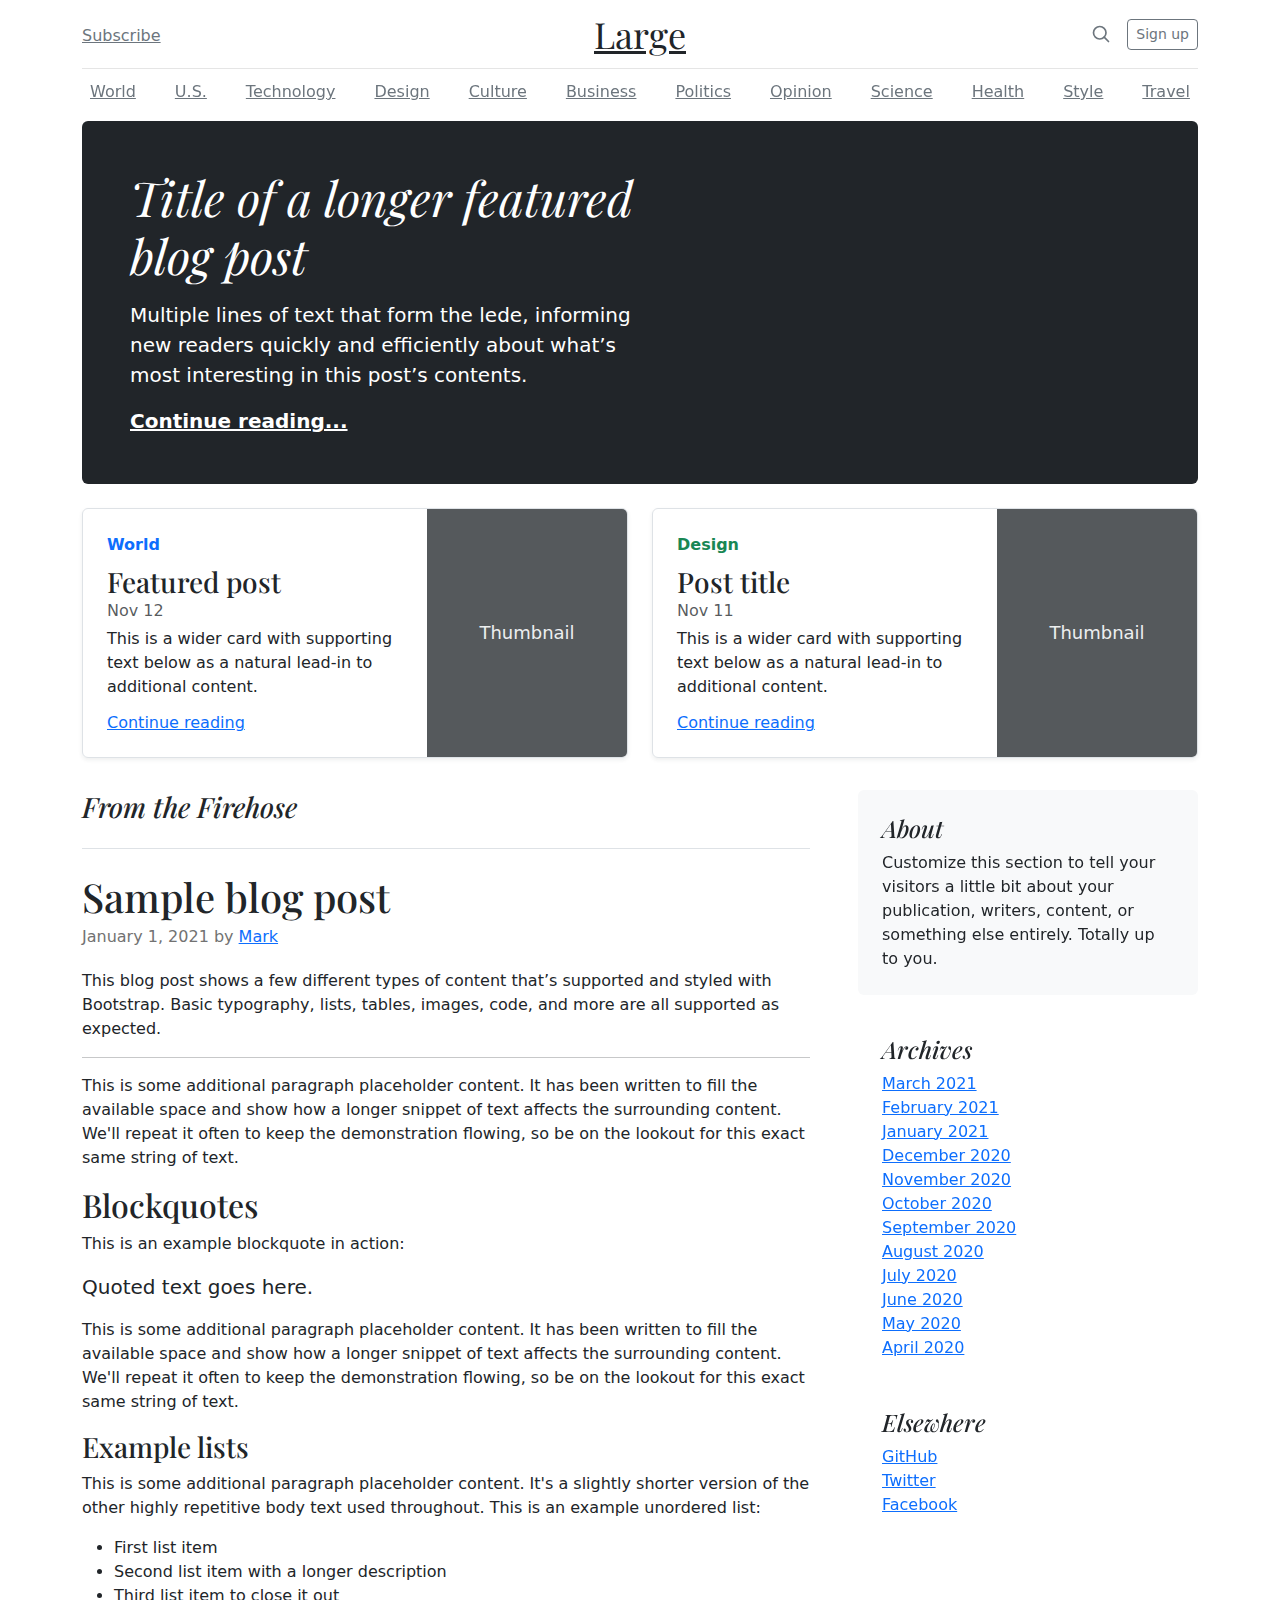
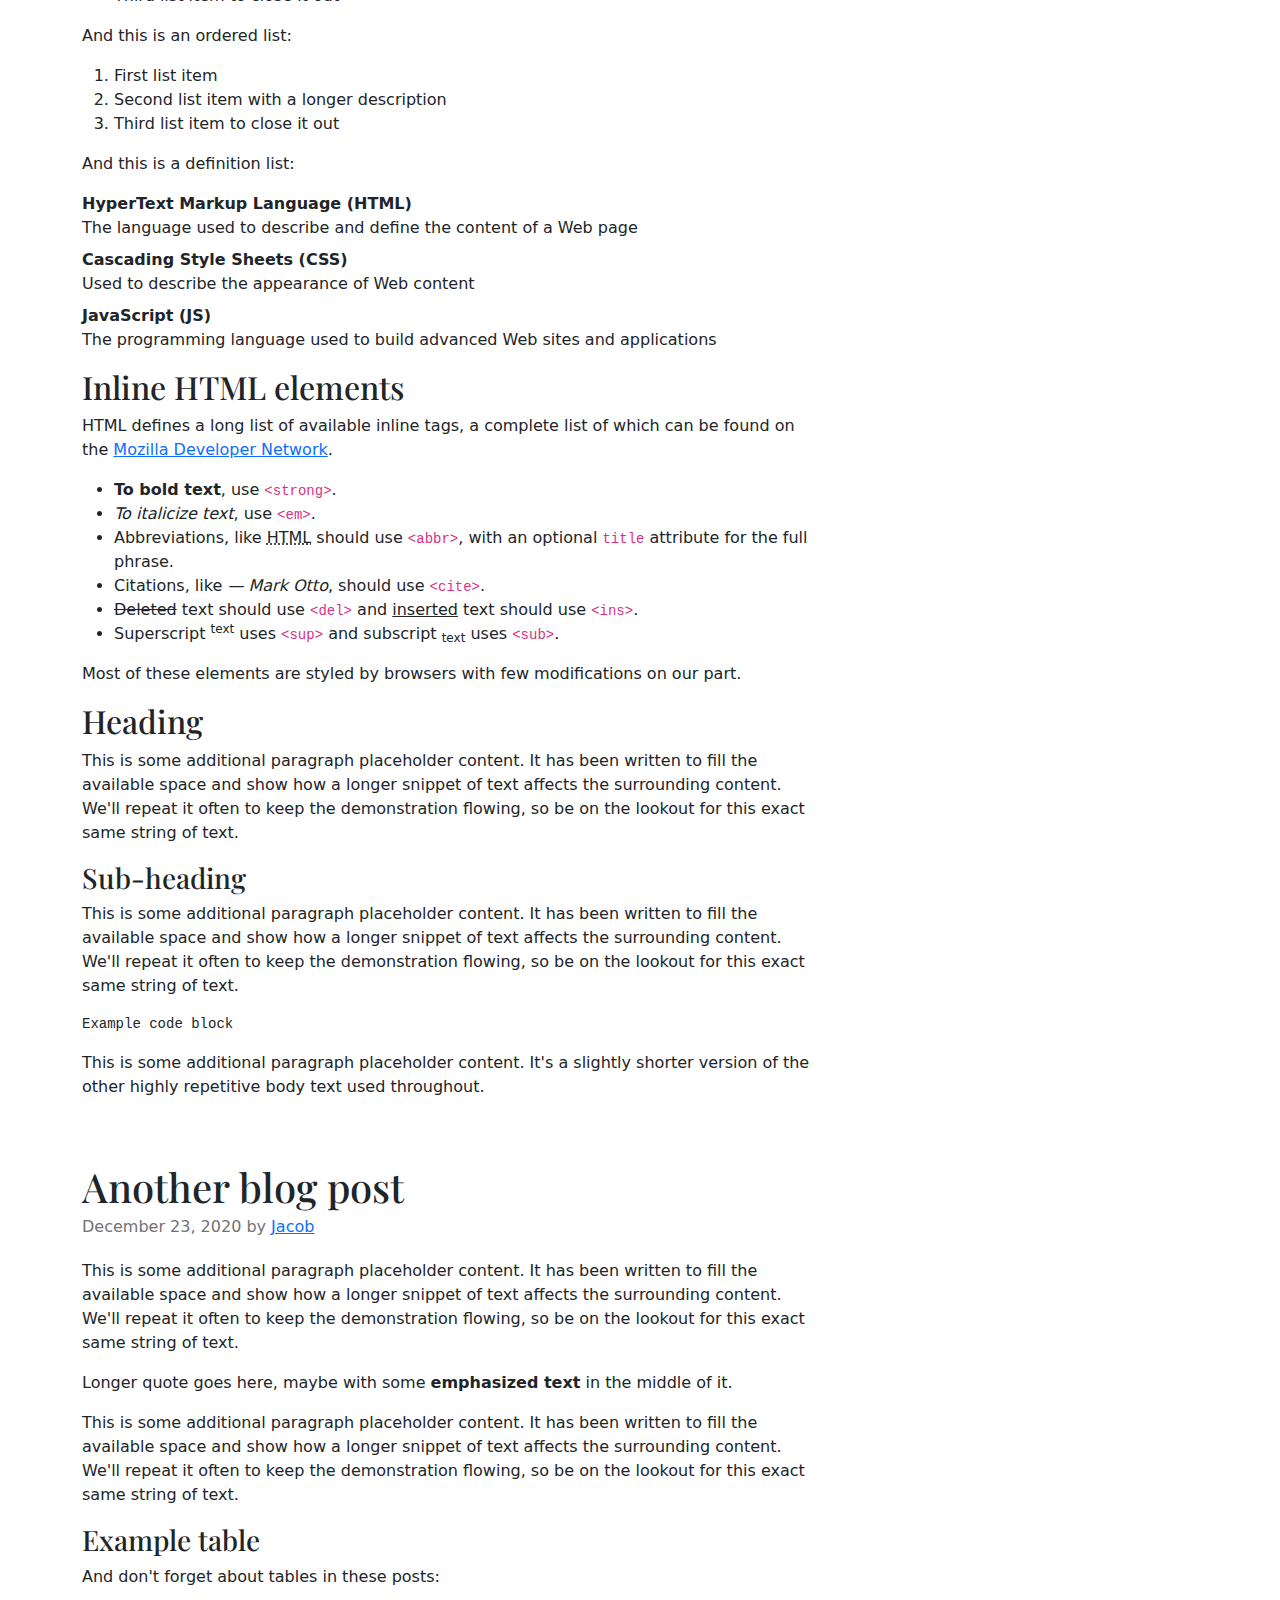
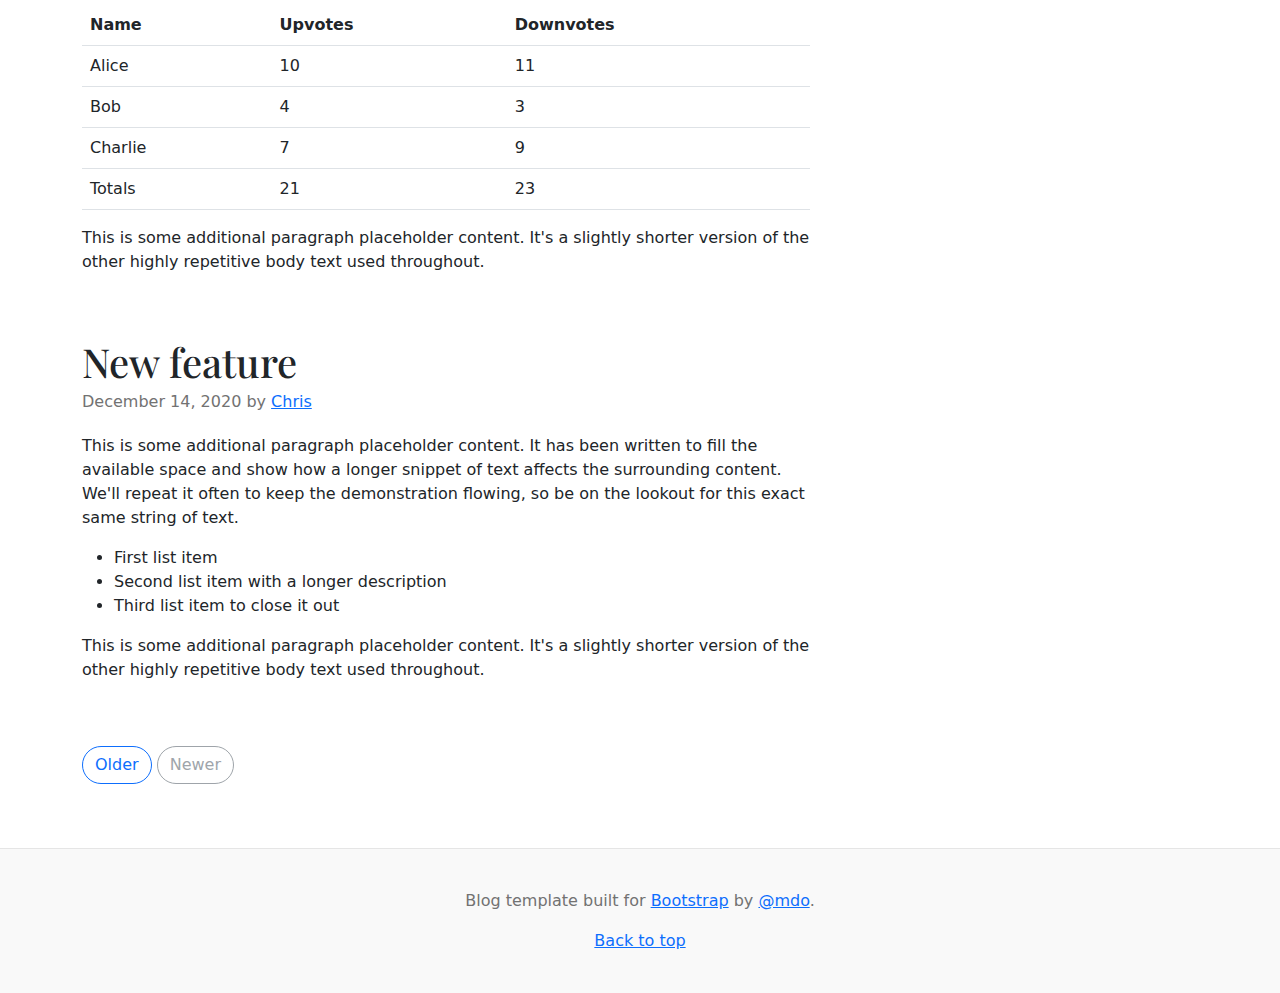
<file: Bootstrap/bootstrap-5.3.0-alpha1-examples/blog/index.html>
<!doctype html>
<html lang="en">
  <head>
    <meta charset="utf-8">
    <meta name="viewport" content="width=device-width, initial-scale=1">
    <meta name="description" content="">
    <meta name="author" content="Mark Otto, Jacob Thornton, and Bootstrap contributors">
    <meta name="generator" content="Hugo 0.108.0">
    <title>Blog Template · Bootstrap v5.3</title>

    <link rel="canonical" href="https://getbootstrap.com/docs/5.3/examples/blog/">

    

    

<link href="../assets/dist/css/bootstrap.min.css" rel="stylesheet">

    <style>
      .bd-placeholder-img {
        font-size: 1.125rem;
        text-anchor: middle;
        -webkit-user-select: none;
        -moz-user-select: none;
        user-select: none;
      }

      @media (min-width: 768px) {
        .bd-placeholder-img-lg {
          font-size: 3.5rem;
        }
      }

      .b-example-divider {
        height: 3rem;
        background-color: rgba(0, 0, 0, .1);
        border: solid rgba(0, 0, 0, .15);
        border-width: 1px 0;
        box-shadow: inset 0 .5em 1.5em rgba(0, 0, 0, .1), inset 0 .125em .5em rgba(0, 0, 0, .15);
      }

      .b-example-vr {
        flex-shrink: 0;
        width: 1.5rem;
        height: 100vh;
      }

      .bi {
        vertical-align: -.125em;
        fill: currentColor;
      }

      .nav-scroller {
        position: relative;
        z-index: 2;
        height: 2.75rem;
        overflow-y: hidden;
      }

      .nav-scroller .nav {
        display: flex;
        flex-wrap: nowrap;
        padding-bottom: 1rem;
        margin-top: -1px;
        overflow-x: auto;
        text-align: center;
        white-space: nowrap;
        -webkit-overflow-scrolling: touch;
      }
    </style>

    
    <!-- Custom styles for this template -->
    <link href="https://fonts.googleapis.com/css?family=Playfair&#43;Display:700,900&amp;display=swap" rel="stylesheet">
    <!-- Custom styles for this template -->
    <link href="blog.css" rel="stylesheet">
  </head>
  <body>
    
<div class="container">
  <header class="blog-header lh-1 py-3">
    <div class="row flex-nowrap justify-content-between align-items-center">
      <div class="col-4 pt-1">
        <a class="link-secondary" href="#">Subscribe</a>
      </div>
      <div class="col-4 text-center">
        <a class="blog-header-logo text-dark" href="#">Large</a>
      </div>
      <div class="col-4 d-flex justify-content-end align-items-center">
        <a class="link-secondary" href="#" aria-label="Search">
          <svg xmlns="http://www.w3.org/2000/svg" width="20" height="20" fill="none" stroke="currentColor" stroke-linecap="round" stroke-linejoin="round" stroke-width="2" class="mx-3" role="img" viewBox="0 0 24 24"><title>Search</title><circle cx="10.5" cy="10.5" r="7.5"/><path d="M21 21l-5.2-5.2"/></svg>
        </a>
        <a class="btn btn-sm btn-outline-secondary" href="#">Sign up</a>
      </div>
    </div>
  </header>

  <div class="nav-scroller py-1 mb-2">
    <nav class="nav d-flex justify-content-between">
      <a class="p-2 link-secondary" href="#">World</a>
      <a class="p-2 link-secondary" href="#">U.S.</a>
      <a class="p-2 link-secondary" href="#">Technology</a>
      <a class="p-2 link-secondary" href="#">Design</a>
      <a class="p-2 link-secondary" href="#">Culture</a>
      <a class="p-2 link-secondary" href="#">Business</a>
      <a class="p-2 link-secondary" href="#">Politics</a>
      <a class="p-2 link-secondary" href="#">Opinion</a>
      <a class="p-2 link-secondary" href="#">Science</a>
      <a class="p-2 link-secondary" href="#">Health</a>
      <a class="p-2 link-secondary" href="#">Style</a>
      <a class="p-2 link-secondary" href="#">Travel</a>
    </nav>
  </div>
</div>

<main class="container">
  <div class="p-4 p-md-5 mb-4 rounded text-bg-dark">
    <div class="col-md-6 px-0">
      <h1 class="display-4 fst-italic">Title of a longer featured blog post</h1>
      <p class="lead my-3">Multiple lines of text that form the lede, informing new readers quickly and efficiently about what’s most interesting in this post’s contents.</p>
      <p class="lead mb-0"><a href="#" class="text-white fw-bold">Continue reading...</a></p>
    </div>
  </div>

  <div class="row mb-2">
    <div class="col-md-6">
      <div class="row g-0 border rounded overflow-hidden flex-md-row mb-4 shadow-sm h-md-250 position-relative">
        <div class="col p-4 d-flex flex-column position-static">
          <strong class="d-inline-block mb-2 text-primary">World</strong>
          <h3 class="mb-0">Featured post</h3>
          <div class="mb-1 text-muted">Nov 12</div>
          <p class="card-text mb-auto">This is a wider card with supporting text below as a natural lead-in to additional content.</p>
          <a href="#" class="stretched-link">Continue reading</a>
        </div>
        <div class="col-auto d-none d-lg-block">
          <svg class="bd-placeholder-img" width="200" height="250" xmlns="http://www.w3.org/2000/svg" role="img" aria-label="Placeholder: Thumbnail" preserveAspectRatio="xMidYMid slice" focusable="false"><title>Placeholder</title><rect width="100%" height="100%" fill="#55595c"/><text x="50%" y="50%" fill="#eceeef" dy=".3em">Thumbnail</text></svg>
        </div>
      </div>
    </div>
    <div class="col-md-6">
      <div class="row g-0 border rounded overflow-hidden flex-md-row mb-4 shadow-sm h-md-250 position-relative">
        <div class="col p-4 d-flex flex-column position-static">
          <strong class="d-inline-block mb-2 text-success">Design</strong>
          <h3 class="mb-0">Post title</h3>
          <div class="mb-1 text-muted">Nov 11</div>
          <p class="mb-auto">This is a wider card with supporting text below as a natural lead-in to additional content.</p>
          <a href="#" class="stretched-link">Continue reading</a>
        </div>
        <div class="col-auto d-none d-lg-block">
          <svg class="bd-placeholder-img" width="200" height="250" xmlns="http://www.w3.org/2000/svg" role="img" aria-label="Placeholder: Thumbnail" preserveAspectRatio="xMidYMid slice" focusable="false"><title>Placeholder</title><rect width="100%" height="100%" fill="#55595c"/><text x="50%" y="50%" fill="#eceeef" dy=".3em">Thumbnail</text></svg>
        </div>
      </div>
    </div>
  </div>

  <div class="row g-5">
    <div class="col-md-8">
      <h3 class="pb-4 mb-4 fst-italic border-bottom">
        From the Firehose
      </h3>

      <article class="blog-post">
        <h2 class="blog-post-title mb-1">Sample blog post</h2>
        <p class="blog-post-meta">January 1, 2021 by <a href="#">Mark</a></p>

        <p>This blog post shows a few different types of content that’s supported and styled with Bootstrap. Basic typography, lists, tables, images, code, and more are all supported as expected.</p>
        <hr>
        <p>This is some additional paragraph placeholder content. It has been written to fill the available space and show how a longer snippet of text affects the surrounding content. We'll repeat it often to keep the demonstration flowing, so be on the lookout for this exact same string of text.</p>
        <h2>Blockquotes</h2>
        <p>This is an example blockquote in action:</p>
        <blockquote class="blockquote">
          <p>Quoted text goes here.</p>
        </blockquote>
        <p>This is some additional paragraph placeholder content. It has been written to fill the available space and show how a longer snippet of text affects the surrounding content. We'll repeat it often to keep the demonstration flowing, so be on the lookout for this exact same string of text.</p>
        <h3>Example lists</h3>
        <p>This is some additional paragraph placeholder content. It's a slightly shorter version of the other highly repetitive body text used throughout. This is an example unordered list:</p>
        <ul>
          <li>First list item</li>
          <li>Second list item with a longer description</li>
          <li>Third list item to close it out</li>
        </ul>
        <p>And this is an ordered list:</p>
        <ol>
          <li>First list item</li>
          <li>Second list item with a longer description</li>
          <li>Third list item to close it out</li>
        </ol>
        <p>And this is a definition list:</p>
        <dl>
          <dt>HyperText Markup Language (HTML)</dt>
          <dd>The language used to describe and define the content of a Web page</dd>
          <dt>Cascading Style Sheets (CSS)</dt>
          <dd>Used to describe the appearance of Web content</dd>
          <dt>JavaScript (JS)</dt>
          <dd>The programming language used to build advanced Web sites and applications</dd>
        </dl>
        <h2>Inline HTML elements</h2>
        <p>HTML defines a long list of available inline tags, a complete list of which can be found on the <a href="https://developer.mozilla.org/en-US/docs/Web/HTML/Element">Mozilla Developer Network</a>.</p>
        <ul>
          <li><strong>To bold text</strong>, use <code class="language-plaintext highlighter-rouge">&lt;strong&gt;</code>.</li>
          <li><em>To italicize text</em>, use <code class="language-plaintext highlighter-rouge">&lt;em&gt;</code>.</li>
          <li>Abbreviations, like <abbr title="HyperText Markup Language">HTML</abbr> should use <code class="language-plaintext highlighter-rouge">&lt;abbr&gt;</code>, with an optional <code class="language-plaintext highlighter-rouge">title</code> attribute for the full phrase.</li>
          <li>Citations, like <cite>— Mark Otto</cite>, should use <code class="language-plaintext highlighter-rouge">&lt;cite&gt;</code>.</li>
          <li><del>Deleted</del> text should use <code class="language-plaintext highlighter-rouge">&lt;del&gt;</code> and <ins>inserted</ins> text should use <code class="language-plaintext highlighter-rouge">&lt;ins&gt;</code>.</li>
          <li>Superscript <sup>text</sup> uses <code class="language-plaintext highlighter-rouge">&lt;sup&gt;</code> and subscript <sub>text</sub> uses <code class="language-plaintext highlighter-rouge">&lt;sub&gt;</code>.</li>
        </ul>
        <p>Most of these elements are styled by browsers with few modifications on our part.</p>
        <h2>Heading</h2>
        <p>This is some additional paragraph placeholder content. It has been written to fill the available space and show how a longer snippet of text affects the surrounding content. We'll repeat it often to keep the demonstration flowing, so be on the lookout for this exact same string of text.</p>
        <h3>Sub-heading</h3>
        <p>This is some additional paragraph placeholder content. It has been written to fill the available space and show how a longer snippet of text affects the surrounding content. We'll repeat it often to keep the demonstration flowing, so be on the lookout for this exact same string of text.</p>
        <pre><code>Example code block</code></pre>
        <p>This is some additional paragraph placeholder content. It's a slightly shorter version of the other highly repetitive body text used throughout.</p>
      </article>

      <article class="blog-post">
        <h2 class="blog-post-title mb-1">Another blog post</h2>
        <p class="blog-post-meta">December 23, 2020 by <a href="#">Jacob</a></p>

        <p>This is some additional paragraph placeholder content. It has been written to fill the available space and show how a longer snippet of text affects the surrounding content. We'll repeat it often to keep the demonstration flowing, so be on the lookout for this exact same string of text.</p>
        <blockquote>
          <p>Longer quote goes here, maybe with some <strong>emphasized text</strong> in the middle of it.</p>
        </blockquote>
        <p>This is some additional paragraph placeholder content. It has been written to fill the available space and show how a longer snippet of text affects the surrounding content. We'll repeat it often to keep the demonstration flowing, so be on the lookout for this exact same string of text.</p>
        <h3>Example table</h3>
        <p>And don't forget about tables in these posts:</p>
        <table class="table">
          <thead>
            <tr>
              <th>Name</th>
              <th>Upvotes</th>
              <th>Downvotes</th>
            </tr>
          </thead>
          <tbody>
            <tr>
              <td>Alice</td>
              <td>10</td>
              <td>11</td>
            </tr>
            <tr>
              <td>Bob</td>
              <td>4</td>
              <td>3</td>
            </tr>
            <tr>
              <td>Charlie</td>
              <td>7</td>
              <td>9</td>
            </tr>
          </tbody>
          <tfoot>
            <tr>
              <td>Totals</td>
              <td>21</td>
              <td>23</td>
            </tr>
          </tfoot>
        </table>

        <p>This is some additional paragraph placeholder content. It's a slightly shorter version of the other highly repetitive body text used throughout.</p>
      </article>

      <article class="blog-post">
        <h2 class="blog-post-title mb-1">New feature</h2>
        <p class="blog-post-meta">December 14, 2020 by <a href="#">Chris</a></p>

        <p>This is some additional paragraph placeholder content. It has been written to fill the available space and show how a longer snippet of text affects the surrounding content. We'll repeat it often to keep the demonstration flowing, so be on the lookout for this exact same string of text.</p>
        <ul>
          <li>First list item</li>
          <li>Second list item with a longer description</li>
          <li>Third list item to close it out</li>
        </ul>
        <p>This is some additional paragraph placeholder content. It's a slightly shorter version of the other highly repetitive body text used throughout.</p>
      </article>

      <nav class="blog-pagination" aria-label="Pagination">
        <a class="btn btn-outline-primary rounded-pill" href="#">Older</a>
        <a class="btn btn-outline-secondary rounded-pill disabled">Newer</a>
      </nav>

    </div>

    <div class="col-md-4">
      <div class="position-sticky" style="top: 2rem;">
        <div class="p-4 mb-3 bg-light rounded">
          <h4 class="fst-italic">About</h4>
          <p class="mb-0">Customize this section to tell your visitors a little bit about your publication, writers, content, or something else entirely. Totally up to you.</p>
        </div>

        <div class="p-4">
          <h4 class="fst-italic">Archives</h4>
          <ol class="list-unstyled mb-0">
            <li><a href="#">March 2021</a></li>
            <li><a href="#">February 2021</a></li>
            <li><a href="#">January 2021</a></li>
            <li><a href="#">December 2020</a></li>
            <li><a href="#">November 2020</a></li>
            <li><a href="#">October 2020</a></li>
            <li><a href="#">September 2020</a></li>
            <li><a href="#">August 2020</a></li>
            <li><a href="#">July 2020</a></li>
            <li><a href="#">June 2020</a></li>
            <li><a href="#">May 2020</a></li>
            <li><a href="#">April 2020</a></li>
          </ol>
        </div>

        <div class="p-4">
          <h4 class="fst-italic">Elsewhere</h4>
          <ol class="list-unstyled">
            <li><a href="#">GitHub</a></li>
            <li><a href="#">Twitter</a></li>
            <li><a href="#">Facebook</a></li>
          </ol>
        </div>
      </div>
    </div>
  </div>

</main>

<footer class="blog-footer">
  <p>Blog template built for <a href="https://getbootstrap.com/">Bootstrap</a> by <a href="https://twitter.com/mdo">@mdo</a>.</p>
  <p>
    <a href="#">Back to top</a>
  </p>
</footer>


    
  </body>
</html>
</file>
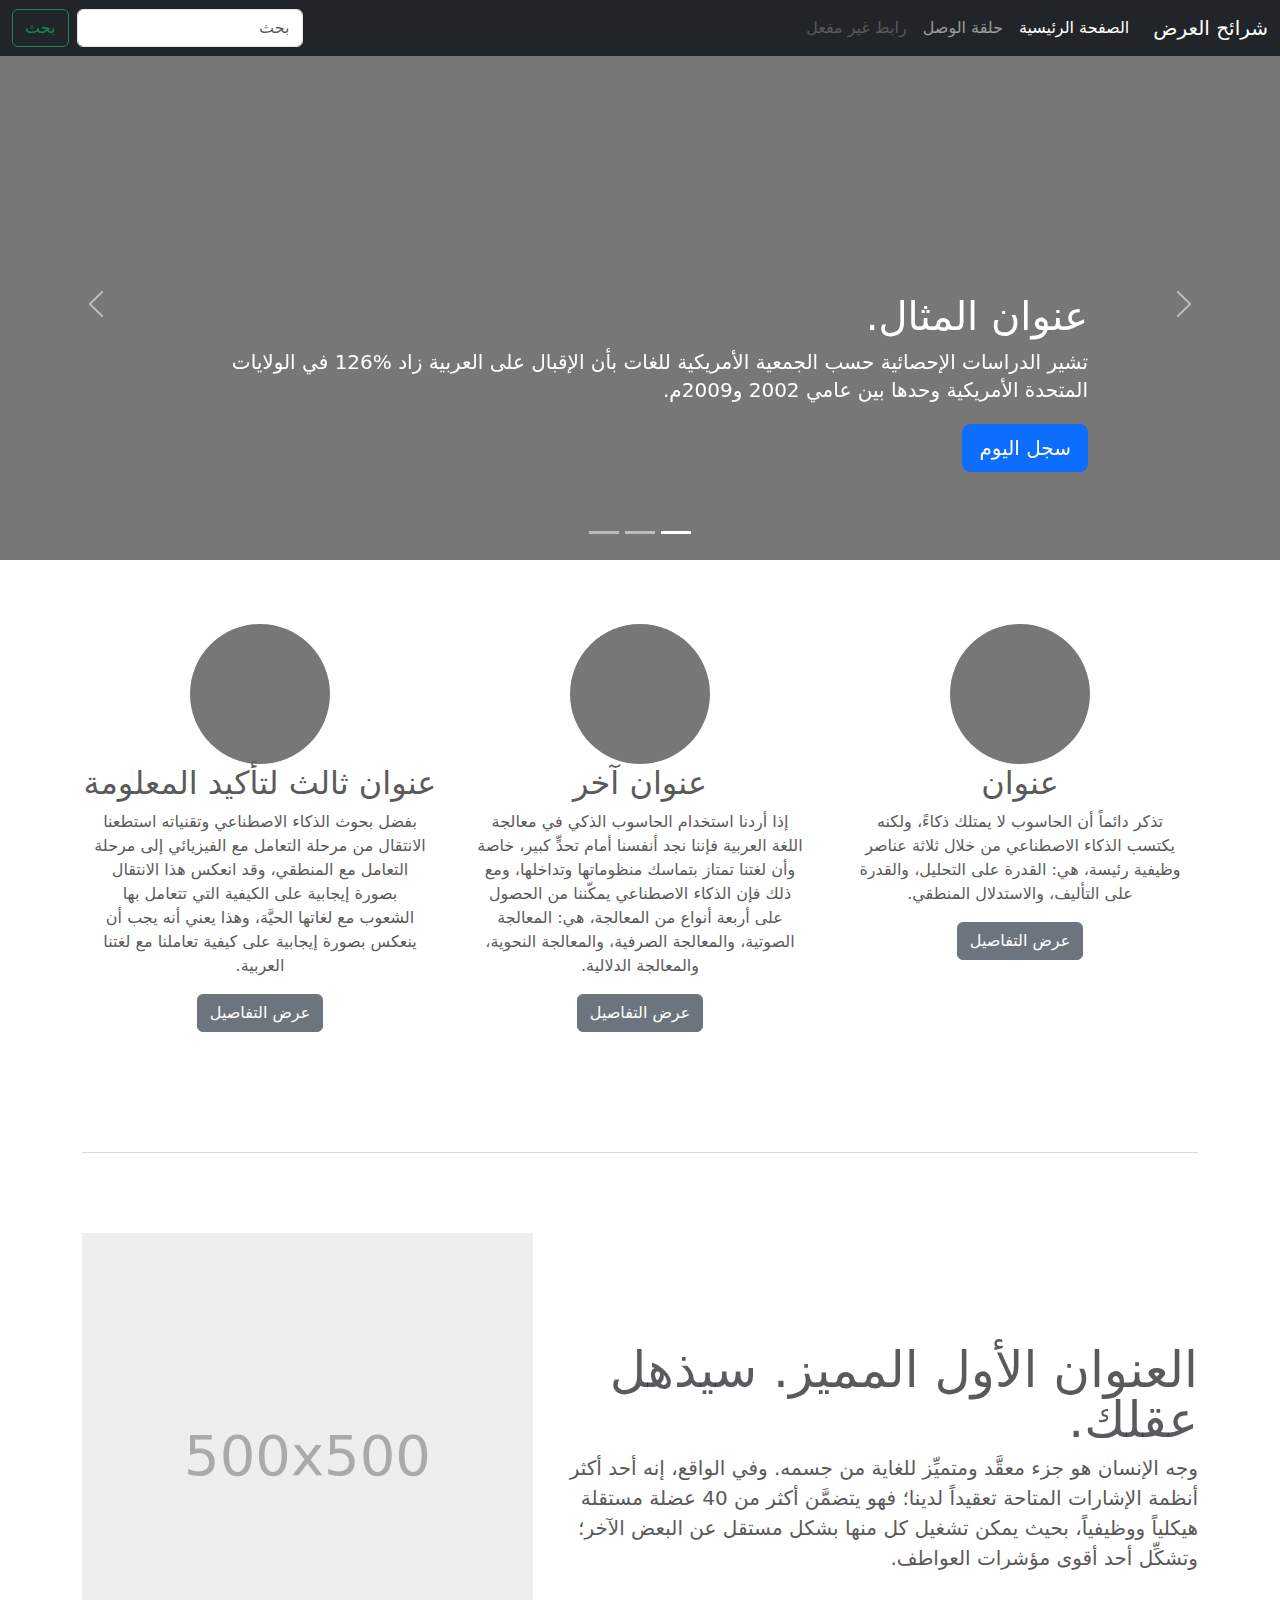
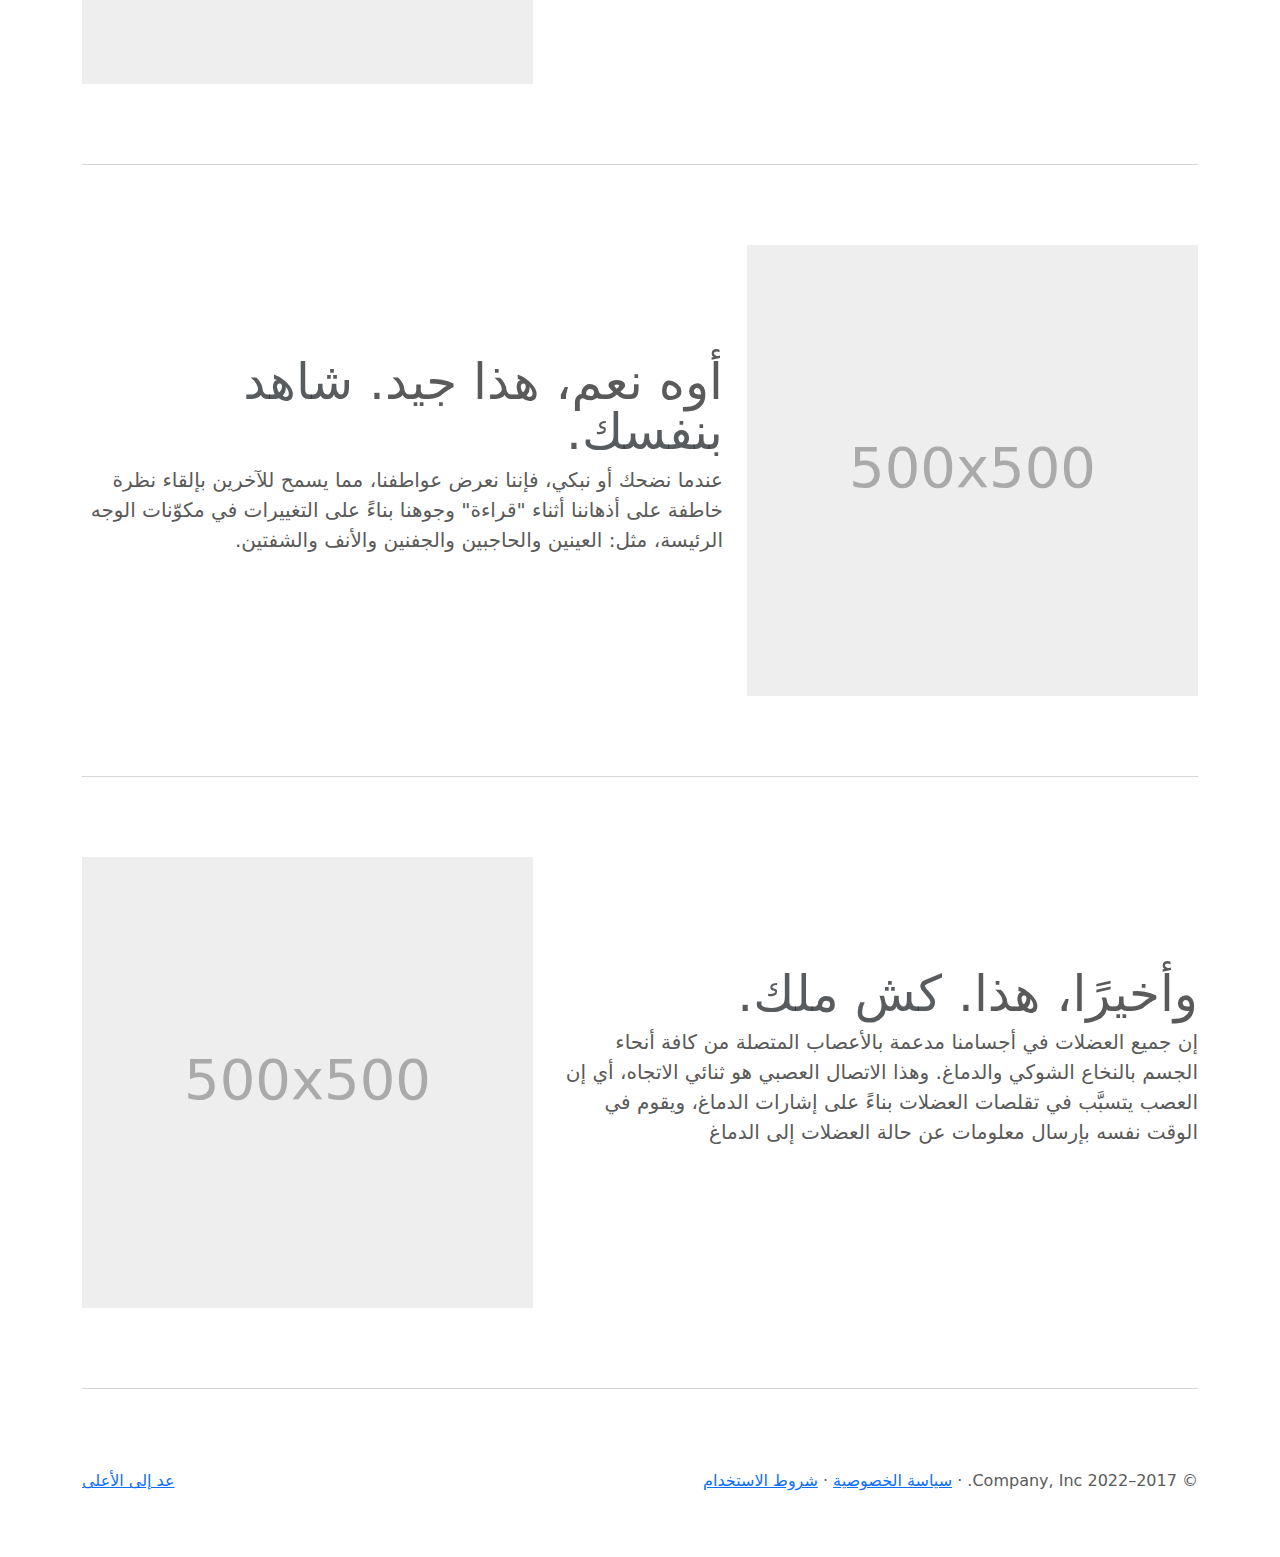
<file: Bootstrap/bootstrap-5.3.0-alpha1-examples/carousel-rtl/index.html>
<!doctype html>
<html lang="ar" dir="rtl">
  <head>
    <meta charset="utf-8">
    <meta name="viewport" content="width=device-width, initial-scale=1">
    <meta name="description" content="">
    <meta name="author" content="Mark Otto, Jacob Thornton, and Bootstrap contributors">
    <meta name="generator" content="Hugo 0.108.0">
    <title>قالب  شرائح العرض · Bootstrap v5.3</title>

    <link rel="canonical" href="https://getbootstrap.com/docs/5.3/examples/carousel-rtl/">

    

    

<link href="../assets/dist/css/bootstrap.rtl.min.css" rel="stylesheet">

    <style>
      .bd-placeholder-img {
        font-size: 1.125rem;
        text-anchor: middle;
        -webkit-user-select: none;
        -moz-user-select: none;
        user-select: none;
      }

      @media (min-width: 768px) {
        .bd-placeholder-img-lg {
          font-size: 3.5rem;
        }
      }

      .b-example-divider {
        height: 3rem;
        background-color: rgba(0, 0, 0, .1);
        border: solid rgba(0, 0, 0, .15);
        border-width: 1px 0;
        box-shadow: inset 0 .5em 1.5em rgba(0, 0, 0, .1), inset 0 .125em .5em rgba(0, 0, 0, .15);
      }

      .b-example-vr {
        flex-shrink: 0;
        width: 1.5rem;
        height: 100vh;
      }

      .bi {
        vertical-align: -.125em;
        fill: currentColor;
      }

      .nav-scroller {
        position: relative;
        z-index: 2;
        height: 2.75rem;
        overflow-y: hidden;
      }

      .nav-scroller .nav {
        display: flex;
        flex-wrap: nowrap;
        padding-bottom: 1rem;
        margin-top: -1px;
        overflow-x: auto;
        text-align: center;
        white-space: nowrap;
        -webkit-overflow-scrolling: touch;
      }
    </style>

    
    <!-- Custom styles for this template -->
    <link href="../carousel/carousel.rtl.css" rel="stylesheet">
  </head>
  <body>
    
<header>
  <nav class="navbar navbar-expand-md navbar-dark fixed-top bg-dark">
    <div class="container-fluid">
      <a class="navbar-brand" href="#">شرائح العرض</a>
      <button class="navbar-toggler" type="button" data-bs-toggle="collapse" data-bs-target="#navbarCollapse" aria-controls="navbarCollapse" aria-expanded="false" aria-label="تبديل التنقل">
        <span class="navbar-toggler-icon"></span>
      </button>
      <div class="collapse navbar-collapse" id="navbarCollapse">
        <ul class="navbar-nav me-auto mb-2 mb-md-0">
          <li class="nav-item">
            <a class="nav-link active" aria-current="page" href="#">الصفحة الرئيسية</a>
          </li>
          <li class="nav-item">
            <a class="nav-link" href="#">حلقة الوصل</a>
          </li>
          <li class="nav-item">
            <a class="nav-link disabled">رابط غير مفعل</a>
          </li>
        </ul>
        <form class="d-flex" role="search">
          <input class="form-control me-2" type="search" placeholder="بحث" aria-label="بحث">
          <button class="btn btn-outline-success" type="submit">بحث</button>
        </form>
      </div>
    </div>
  </nav>
</header>

<main>

  <div id="myCarousel" class="carousel slide" data-bs-ride="carousel">
    <div class="carousel-indicators">
      <button type="button" data-bs-target="#myCarousel" data-bs-slide-to="0" class="active" aria-current="true" aria-label="Slide 1"></button>
      <button type="button" data-bs-target="#myCarousel" data-bs-slide-to="1" aria-label="Slide 2"></button>
      <button type="button" data-bs-target="#myCarousel" data-bs-slide-to="2" aria-label="Slide 3"></button>
    </div>
    <div class="carousel-inner">
      <div class="carousel-item active">
        <svg class="bd-placeholder-img" width="100%" height="100%" xmlns="http://www.w3.org/2000/svg" aria-hidden="true" preserveAspectRatio="xMidYMid slice" focusable="false"><rect width="100%" height="100%" fill="#777"/></svg>
        <div class="container">
          <div class="carousel-caption text-start">
            <h1>عنوان المثال.</h1>
            <p>تشير الدراسات الإحصائية حسب الجمعية الأمريكية للغات بأن الإقبال على العربية زاد %126 في الولايات المتحدة الأمريكية وحدها بين عامي 2002 و2009م.</p>
            <p><a class="btn btn-lg btn-primary" href="#">سجل اليوم</a></p>
          </div>
        </div>
      </div>
      <div class="carousel-item">
        <svg class="bd-placeholder-img" width="100%" height="100%" xmlns="http://www.w3.org/2000/svg" aria-hidden="true" preserveAspectRatio="xMidYMid slice" focusable="false"><rect width="100%" height="100%" fill="#777"/></svg>
        <div class="container">
          <div class="carousel-caption">
            <h1>عنوان مثال آخر.</h1>
            <p>حسب المجلس الثقافي البريطاني فإن تعليم الإنجليزية داخل بريطانيا يسهم في تعزيز اقتصادها بما يتجاوز ملياري جنيه سنوياً، كما أنه وفر أكثر من 26 ألف وظيفة.</p>
            <p><a class="btn btn-lg btn-primary" href="#">أعرف أكثر</a></p>
          </div>
        </div>
      </div>
      <div class="carousel-item">
        <svg class="bd-placeholder-img" width="100%" height="100%" xmlns="http://www.w3.org/2000/svg" aria-hidden="true" preserveAspectRatio="xMidYMid slice" focusable="false"><rect width="100%" height="100%" fill="#777"/></svg>
        <div class="container">
          <div class="carousel-caption text-end">
            <h1>واحد أكثر لقياس جيد.</h1>
            <p>الإحصاءات لحجم الاستثمار اللغوي خارج بريطانيا تتفاوت من سنة لأخرى إلا أن المدير التنفيذي للمجلس الثقافي البريطاني إدي بايرز يرى أن استثمار تعليم الإنجليزية في الخارج لا يحسب على المستوى المالي فحسب بل على المستوى السياسي أيضاً.</p>
            <p><a class="btn btn-lg btn-primary" href="#">تصفح المعرض</a></p>
          </div>
        </div>
      </div>
    </div>
    <button class="carousel-control-prev" type="button" data-bs-target="#myCarousel" data-bs-slide="prev">
      <span class="carousel-control-prev-icon" aria-hidden="true"></span>
      <span class="visually-hidden">السابق</span>
    </button>
    <button class="carousel-control-next" type="button" data-bs-target="#myCarousel" data-bs-slide="next">
      <span class="carousel-control-next-icon" aria-hidden="true"></span>
      <span class="visually-hidden">التالي</span>
    </button>
  </div>


  <!-- Marketing messaging and featurettes
  ================================================== -->
  <!-- Wrap the rest of the page in another container to center all the content. -->

  <div class="container marketing">

    <!-- Three columns of text below the carousel -->
    <div class="row">
      <div class="col-lg-4">
        <svg class="bd-placeholder-img rounded-circle" width="140" height="140" xmlns="http://www.w3.org/2000/svg" role="img" aria-label="Placeholder: 140x140" preserveAspectRatio="xMidYMid slice" focusable="false"><title>Placeholder</title><rect width="100%" height="100%" fill="#777"/><text x="50%" y="50%" fill="#777" dy=".3em">140x140</text></svg>
        <h2 class="fw-normal">عنوان</h2>
        <p>تذكر دائماً أن الحاسوب لا يمتلك ذكاءً، ولكنه يكتسب الذكاء الاصطناعي من خلال ثلاثة عناصر وظيفية رئيسة، هي: القدرة على التحليل، والقدرة على التأليف، والاستدلال المنطقي.</p>
        <p><a class="btn btn-secondary" href="#">عرض التفاصيل</a></p>
      </div><!-- /.col-lg-4 -->
      <div class="col-lg-4">
        <svg class="bd-placeholder-img rounded-circle" width="140" height="140" xmlns="http://www.w3.org/2000/svg" role="img" aria-label="Placeholder: 140x140" preserveAspectRatio="xMidYMid slice" focusable="false"><title>Placeholder</title><rect width="100%" height="100%" fill="#777"/><text x="50%" y="50%" fill="#777" dy=".3em">140x140</text></svg>
        <h2 class="fw-normal">عنوان آخر</h2>
        <p>إذا أردنا استخدام الحاسوب الذكي في معالجة اللغة العربية فإننا نجد أنفسنا أمام تحدٍّ كبير، خاصة وأن لغتنا تمتاز بتماسك منظوماتها وتداخلها، ومع ذلك فإن الذكاء الاصطناعي يمكّننا من الحصول على أربعة أنواع من المعالجة، هي: المعالجة الصوتية، والمعالجة الصرفية، والمعالجة النحوية، والمعالجة الدلالية.</p>
        <p><a class="btn btn-secondary" href="#">عرض التفاصيل</a></p>
      </div><!-- /.col-lg-4 -->
      <div class="col-lg-4">
        <svg class="bd-placeholder-img rounded-circle" width="140" height="140" xmlns="http://www.w3.org/2000/svg" role="img" aria-label="Placeholder: 140x140" preserveAspectRatio="xMidYMid slice" focusable="false"><title>Placeholder</title><rect width="100%" height="100%" fill="#777"/><text x="50%" y="50%" fill="#777" dy=".3em">140x140</text></svg>
        <h2 class="fw-normal">عنوان ثالث لتأكيد المعلومة</h2>
        <p>بفضل بحوث الذكاء الاصطناعي وتقنياته استطعنا الانتقال من مرحلة التعامل مع الفيزيائي إلى مرحلة التعامل مع المنطقي، وقد انعكس هذا الانتقال بصورة إيجابية على الكيفية التي تتعامل بها الشعوب مع لغاتها الحيَّة، وهذا يعني أنه يجب أن ينعكس بصورة إيجابية على كيفية تعاملنا مع لغتنا العربية.</p>
        <p><a class="btn btn-secondary" href="#">عرض التفاصيل</a></p>
      </div><!-- /.col-lg-4 -->
    </div><!-- /.row -->


    <!-- START THE FEATURETTES -->

    <hr class="featurette-divider">

    <div class="row featurette">
      <div class="col-md-7">
        <h2 class="featurette-heading fw-normal lh-1">العنوان الأول المميز. <span class="text-muted"> سيذهل عقلك. </span></h2>
        <p class="lead">وجه الإنسان هو جزء معقَّد ومتميِّز للغاية من جسمه. وفي الواقع، إنه أحد أكثر أنظمة الإشارات المتاحة تعقيداً لدينا؛ فهو يتضمَّن أكثر من 40 عضلة مستقلة هيكلياً ووظيفياً، بحيث يمكن تشغيل كل منها بشكل مستقل عن البعض الآخر؛ وتشكِّل أحد أقوى مؤشرات العواطف.</p>
      </div>
      <div class="col-md-5">
        <svg class="bd-placeholder-img bd-placeholder-img-lg featurette-image img-fluid mx-auto" width="500" height="500" xmlns="http://www.w3.org/2000/svg" role="img" aria-label="Placeholder: 500x500" preserveAspectRatio="xMidYMid slice" focusable="false"><title>Placeholder</title><rect width="100%" height="100%" fill="#eee"/><text x="50%" y="50%" fill="#aaa" dy=".3em">500x500</text></svg>
      </div>
    </div>

    <hr class="featurette-divider">

    <div class="row featurette">
      <div class="col-md-7 order-md-2">
        <h2 class="featurette-heading fw-normal lh-1">أوه نعم، هذا جيد. <span class="text-muted"> شاهد بنفسك. </span></h2>
        <p class="lead">عندما نضحك أو نبكي، فإننا نعرض عواطفنا، مما يسمح للآخرين بإلقاء نظرة خاطفة على أذهاننا أثناء "قراءة" وجوهنا بناءً على التغييرات في مكوّنات الوجه الرئيسة، مثل: العينين والحاجبين والجفنين والأنف والشفتين.</p>
      </div>
      <div class="col-md-5 order-md-1">
        <svg class="bd-placeholder-img bd-placeholder-img-lg featurette-image img-fluid mx-auto" width="500" height="500" xmlns="http://www.w3.org/2000/svg" role="img" aria-label="Placeholder: 500x500" preserveAspectRatio="xMidYMid slice" focusable="false"><title>Placeholder</title><rect width="100%" height="100%" fill="#eee"/><text x="50%" y="50%" fill="#aaa" dy=".3em">500x500</text></svg>
      </div>
    </div>

    <hr class="featurette-divider">

    <div class="row featurette">
      <div class="col-md-7">
        <h2 class="featurette-heading fw-normal lh-1">وأخيرًا، هذا. <span class="text-muted"> كش ملك. </span></h2>
        <p class="lead">إن جميع العضلات في أجسامنا مدعمة بالأعصاب المتصلة من كافة أنحاء الجسم بالنخاع الشوكي والدماغ. وهذا الاتصال العصبي هو ثنائي الاتجاه، أي إن العصب يتسبَّب في تقلصات العضلات بناءً على إشارات الدماغ، ويقوم في الوقت نفسه بإرسال معلومات عن حالة العضلات إلى الدماغ</p>
      </div>
      <div class="col-md-5">
        <svg class="bd-placeholder-img bd-placeholder-img-lg featurette-image img-fluid mx-auto" width="500" height="500" xmlns="http://www.w3.org/2000/svg" role="img" aria-label="Placeholder: 500x500" preserveAspectRatio="xMidYMid slice" focusable="false"><title>Placeholder</title><rect width="100%" height="100%" fill="#eee"/><text x="50%" y="50%" fill="#aaa" dy=".3em">500x500</text></svg>
      </div>
    </div>

    <hr class="featurette-divider">

    <!-- /END THE FEATURETTES -->

  </div><!-- /.container -->


  <!-- FOOTER -->
  <footer class="container">
    <p class="float-end"><a href="#">عد إلى الأعلى</a></p>
    <p>&copy; 2017–2022 Company, Inc. &middot; <a href="#">سياسة الخصوصية</a> &middot; <a href="#">شروط الاستخدام</a></p>
  </footer>
</main>


    <script src="../assets/dist/js/bootstrap.bundle.min.js"></script>

      
  </body>
</html>
</file>
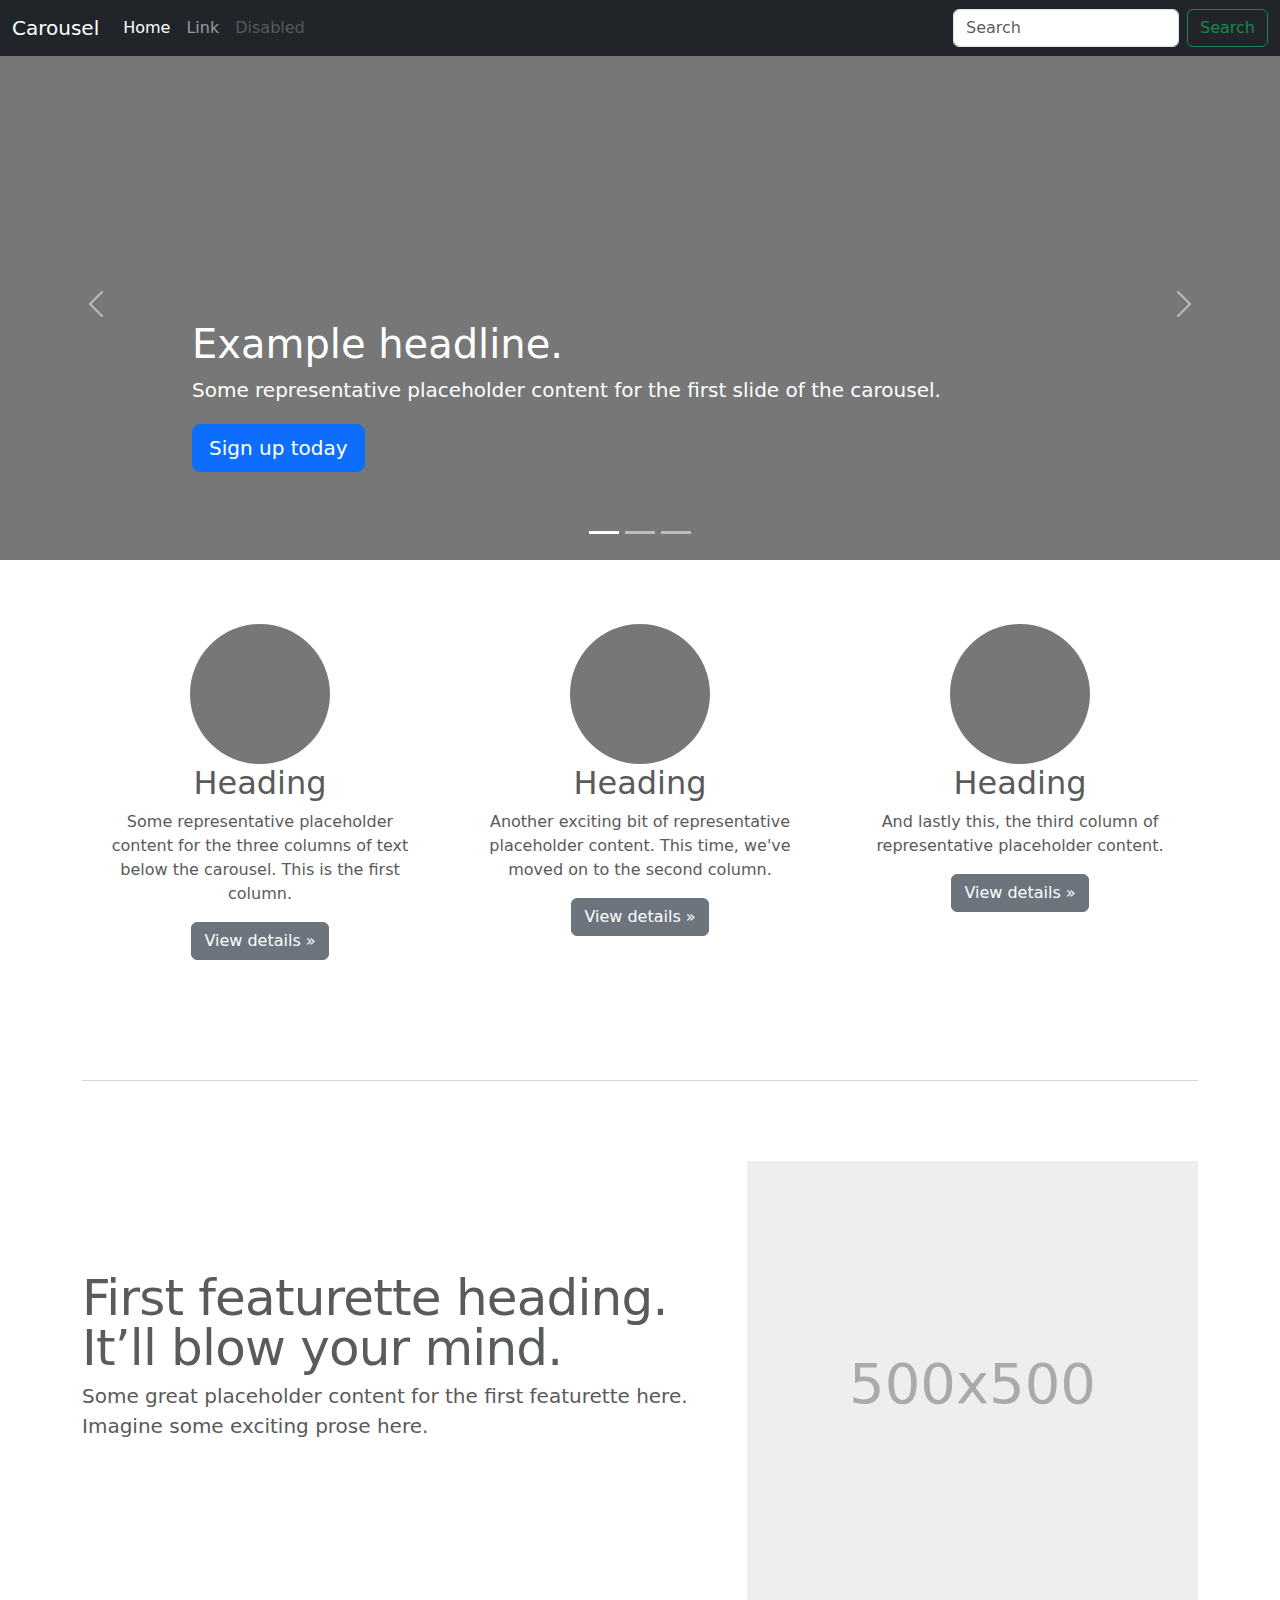
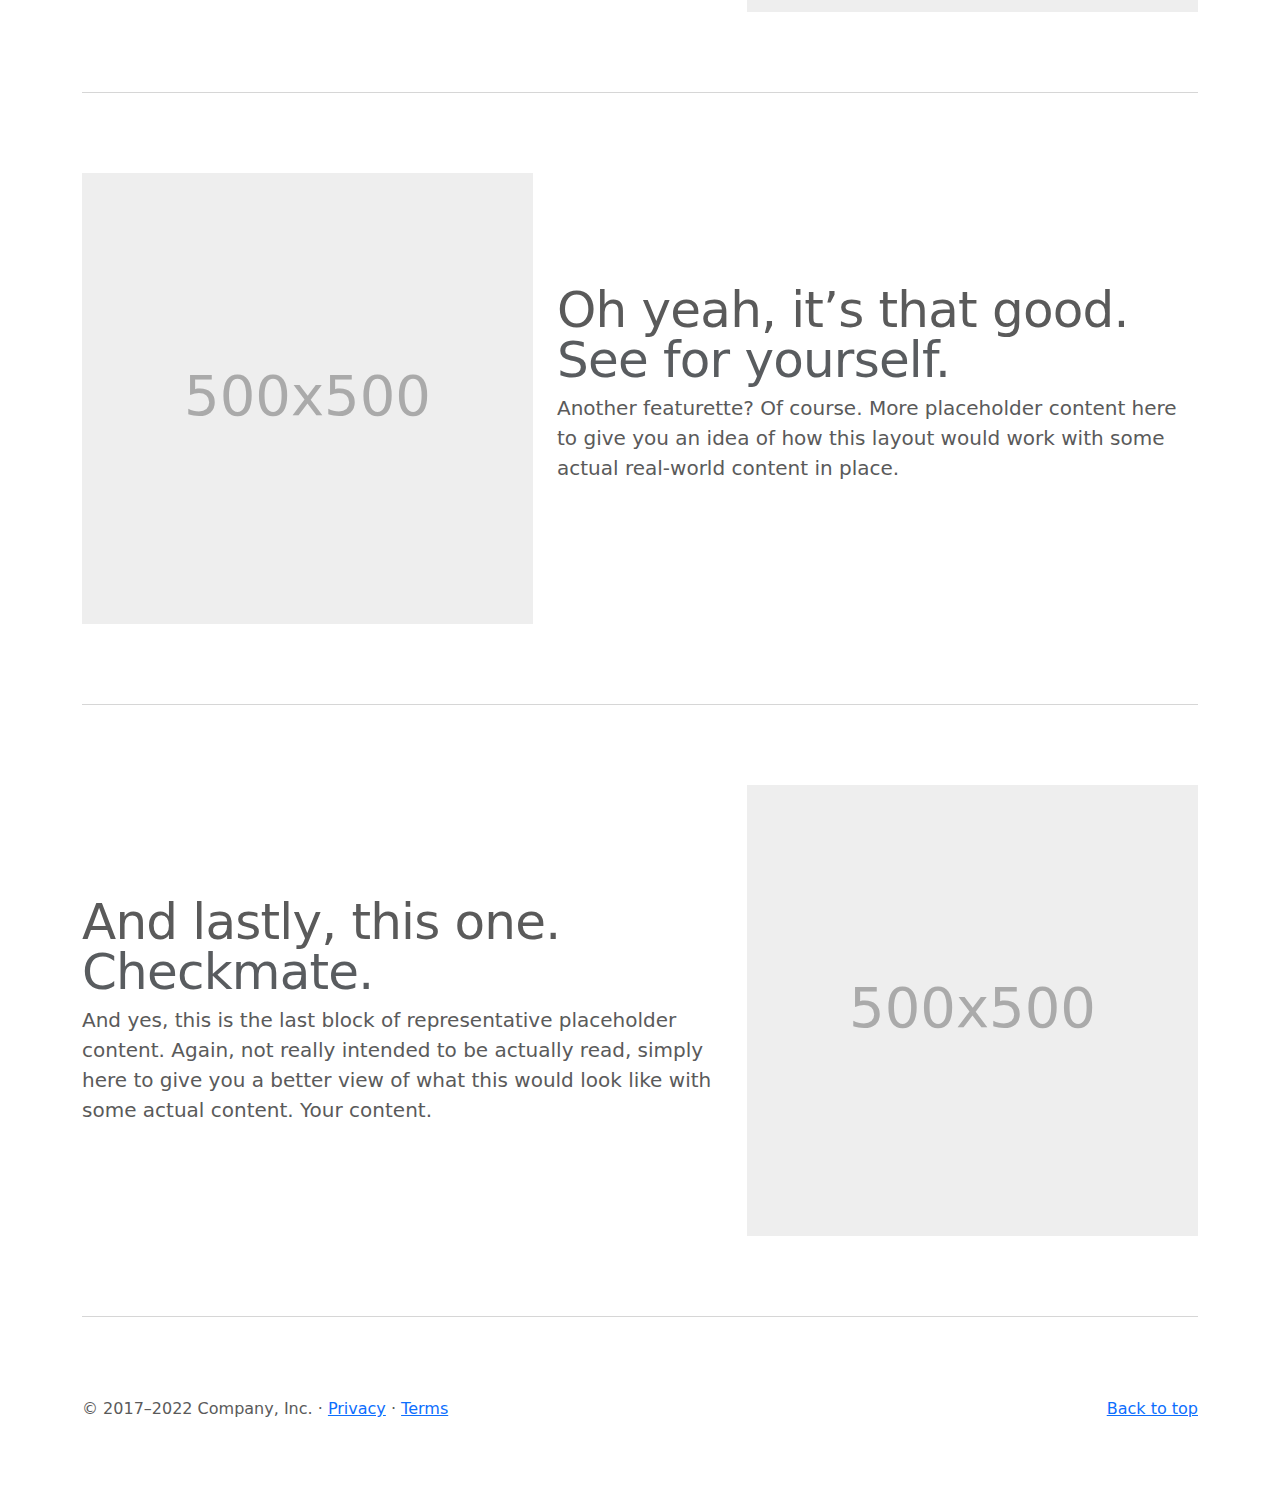
<file: Bootstrap/bootstrap-5.3.0-alpha1-examples/carousel/index.html>
<!doctype html>
<html lang="en">
  <head>
    <meta charset="utf-8">
    <meta name="viewport" content="width=device-width, initial-scale=1">
    <meta name="description" content="">
    <meta name="author" content="Mark Otto, Jacob Thornton, and Bootstrap contributors">
    <meta name="generator" content="Hugo 0.108.0">
    <title>Carousel Template · Bootstrap v5.3</title>

    <link rel="canonical" href="https://getbootstrap.com/docs/5.3/examples/carousel/">

    

    

<link href="../assets/dist/css/bootstrap.min.css" rel="stylesheet">

    <style>
      .bd-placeholder-img {
        font-size: 1.125rem;
        text-anchor: middle;
        -webkit-user-select: none;
        -moz-user-select: none;
        user-select: none;
      }

      @media (min-width: 768px) {
        .bd-placeholder-img-lg {
          font-size: 3.5rem;
        }
      }

      .b-example-divider {
        height: 3rem;
        background-color: rgba(0, 0, 0, .1);
        border: solid rgba(0, 0, 0, .15);
        border-width: 1px 0;
        box-shadow: inset 0 .5em 1.5em rgba(0, 0, 0, .1), inset 0 .125em .5em rgba(0, 0, 0, .15);
      }

      .b-example-vr {
        flex-shrink: 0;
        width: 1.5rem;
        height: 100vh;
      }

      .bi {
        vertical-align: -.125em;
        fill: currentColor;
      }

      .nav-scroller {
        position: relative;
        z-index: 2;
        height: 2.75rem;
        overflow-y: hidden;
      }

      .nav-scroller .nav {
        display: flex;
        flex-wrap: nowrap;
        padding-bottom: 1rem;
        margin-top: -1px;
        overflow-x: auto;
        text-align: center;
        white-space: nowrap;
        -webkit-overflow-scrolling: touch;
      }
    </style>

    
    <!-- Custom styles for this template -->
    <link href="carousel.css" rel="stylesheet">
  </head>
  <body>
    
<header>
  <nav class="navbar navbar-expand-md navbar-dark fixed-top bg-dark">
    <div class="container-fluid">
      <a class="navbar-brand" href="#">Carousel</a>
      <button class="navbar-toggler" type="button" data-bs-toggle="collapse" data-bs-target="#navbarCollapse" aria-controls="navbarCollapse" aria-expanded="false" aria-label="Toggle navigation">
        <span class="navbar-toggler-icon"></span>
      </button>
      <div class="collapse navbar-collapse" id="navbarCollapse">
        <ul class="navbar-nav me-auto mb-2 mb-md-0">
          <li class="nav-item">
            <a class="nav-link active" aria-current="page" href="#">Home</a>
          </li>
          <li class="nav-item">
            <a class="nav-link" href="#">Link</a>
          </li>
          <li class="nav-item">
            <a class="nav-link disabled">Disabled</a>
          </li>
        </ul>
        <form class="d-flex" role="search">
          <input class="form-control me-2" type="search" placeholder="Search" aria-label="Search">
          <button class="btn btn-outline-success" type="submit">Search</button>
        </form>
      </div>
    </div>
  </nav>
</header>

<main>

  <div id="myCarousel" class="carousel slide" data-bs-ride="carousel">
    <div class="carousel-indicators">
      <button type="button" data-bs-target="#myCarousel" data-bs-slide-to="0" class="active" aria-current="true" aria-label="Slide 1"></button>
      <button type="button" data-bs-target="#myCarousel" data-bs-slide-to="1" aria-label="Slide 2"></button>
      <button type="button" data-bs-target="#myCarousel" data-bs-slide-to="2" aria-label="Slide 3"></button>
    </div>
    <div class="carousel-inner">
      <div class="carousel-item active">
        <svg class="bd-placeholder-img" width="100%" height="100%" xmlns="http://www.w3.org/2000/svg" aria-hidden="true" preserveAspectRatio="xMidYMid slice" focusable="false"><rect width="100%" height="100%" fill="#777"/></svg>
        <div class="container">
          <div class="carousel-caption text-start">
            <h1>Example headline.</h1>
            <p>Some representative placeholder content for the first slide of the carousel.</p>
            <p><a class="btn btn-lg btn-primary" href="#">Sign up today</a></p>
          </div>
        </div>
      </div>
      <div class="carousel-item">
        <svg class="bd-placeholder-img" width="100%" height="100%" xmlns="http://www.w3.org/2000/svg" aria-hidden="true" preserveAspectRatio="xMidYMid slice" focusable="false"><rect width="100%" height="100%" fill="#777"/></svg>
        <div class="container">
          <div class="carousel-caption">
            <h1>Another example headline.</h1>
            <p>Some representative placeholder content for the second slide of the carousel.</p>
            <p><a class="btn btn-lg btn-primary" href="#">Learn more</a></p>
          </div>
        </div>
      </div>
      <div class="carousel-item">
        <svg class="bd-placeholder-img" width="100%" height="100%" xmlns="http://www.w3.org/2000/svg" aria-hidden="true" preserveAspectRatio="xMidYMid slice" focusable="false"><rect width="100%" height="100%" fill="#777"/></svg>
        <div class="container">
          <div class="carousel-caption text-end">
            <h1>One more for good measure.</h1>
            <p>Some representative placeholder content for the third slide of this carousel.</p>
            <p><a class="btn btn-lg btn-primary" href="#">Browse gallery</a></p>
          </div>
        </div>
      </div>
    </div>
    <button class="carousel-control-prev" type="button" data-bs-target="#myCarousel" data-bs-slide="prev">
      <span class="carousel-control-prev-icon" aria-hidden="true"></span>
      <span class="visually-hidden">Previous</span>
    </button>
    <button class="carousel-control-next" type="button" data-bs-target="#myCarousel" data-bs-slide="next">
      <span class="carousel-control-next-icon" aria-hidden="true"></span>
      <span class="visually-hidden">Next</span>
    </button>
  </div>


  <!-- Marketing messaging and featurettes
  ================================================== -->
  <!-- Wrap the rest of the page in another container to center all the content. -->

  <div class="container marketing">

    <!-- Three columns of text below the carousel -->
    <div class="row">
      <div class="col-lg-4">
        <svg class="bd-placeholder-img rounded-circle" width="140" height="140" xmlns="http://www.w3.org/2000/svg" role="img" aria-label="Placeholder: 140x140" preserveAspectRatio="xMidYMid slice" focusable="false"><title>Placeholder</title><rect width="100%" height="100%" fill="#777"/><text x="50%" y="50%" fill="#777" dy=".3em">140x140</text></svg>
        <h2 class="fw-normal">Heading</h2>
        <p>Some representative placeholder content for the three columns of text below the carousel. This is the first column.</p>
        <p><a class="btn btn-secondary" href="#">View details &raquo;</a></p>
      </div><!-- /.col-lg-4 -->
      <div class="col-lg-4">
        <svg class="bd-placeholder-img rounded-circle" width="140" height="140" xmlns="http://www.w3.org/2000/svg" role="img" aria-label="Placeholder: 140x140" preserveAspectRatio="xMidYMid slice" focusable="false"><title>Placeholder</title><rect width="100%" height="100%" fill="#777"/><text x="50%" y="50%" fill="#777" dy=".3em">140x140</text></svg>
        <h2 class="fw-normal">Heading</h2>
        <p>Another exciting bit of representative placeholder content. This time, we've moved on to the second column.</p>
        <p><a class="btn btn-secondary" href="#">View details &raquo;</a></p>
      </div><!-- /.col-lg-4 -->
      <div class="col-lg-4">
        <svg class="bd-placeholder-img rounded-circle" width="140" height="140" xmlns="http://www.w3.org/2000/svg" role="img" aria-label="Placeholder: 140x140" preserveAspectRatio="xMidYMid slice" focusable="false"><title>Placeholder</title><rect width="100%" height="100%" fill="#777"/><text x="50%" y="50%" fill="#777" dy=".3em">140x140</text></svg>
        <h2 class="fw-normal">Heading</h2>
        <p>And lastly this, the third column of representative placeholder content.</p>
        <p><a class="btn btn-secondary" href="#">View details &raquo;</a></p>
      </div><!-- /.col-lg-4 -->
    </div><!-- /.row -->


    <!-- START THE FEATURETTES -->

    <hr class="featurette-divider">

    <div class="row featurette">
      <div class="col-md-7">
        <h2 class="featurette-heading fw-normal lh-1">First featurette heading. <span class="text-muted">It’ll blow your mind.</span></h2>
        <p class="lead">Some great placeholder content for the first featurette here. Imagine some exciting prose here.</p>
      </div>
      <div class="col-md-5">
        <svg class="bd-placeholder-img bd-placeholder-img-lg featurette-image img-fluid mx-auto" width="500" height="500" xmlns="http://www.w3.org/2000/svg" role="img" aria-label="Placeholder: 500x500" preserveAspectRatio="xMidYMid slice" focusable="false"><title>Placeholder</title><rect width="100%" height="100%" fill="#eee"/><text x="50%" y="50%" fill="#aaa" dy=".3em">500x500</text></svg>
      </div>
    </div>

    <hr class="featurette-divider">

    <div class="row featurette">
      <div class="col-md-7 order-md-2">
        <h2 class="featurette-heading fw-normal lh-1">Oh yeah, it’s that good. <span class="text-muted">See for yourself.</span></h2>
        <p class="lead">Another featurette? Of course. More placeholder content here to give you an idea of how this layout would work with some actual real-world content in place.</p>
      </div>
      <div class="col-md-5 order-md-1">
        <svg class="bd-placeholder-img bd-placeholder-img-lg featurette-image img-fluid mx-auto" width="500" height="500" xmlns="http://www.w3.org/2000/svg" role="img" aria-label="Placeholder: 500x500" preserveAspectRatio="xMidYMid slice" focusable="false"><title>Placeholder</title><rect width="100%" height="100%" fill="#eee"/><text x="50%" y="50%" fill="#aaa" dy=".3em">500x500</text></svg>
      </div>
    </div>

    <hr class="featurette-divider">

    <div class="row featurette">
      <div class="col-md-7">
        <h2 class="featurette-heading fw-normal lh-1">And lastly, this one. <span class="text-muted">Checkmate.</span></h2>
        <p class="lead">And yes, this is the last block of representative placeholder content. Again, not really intended to be actually read, simply here to give you a better view of what this would look like with some actual content. Your content.</p>
      </div>
      <div class="col-md-5">
        <svg class="bd-placeholder-img bd-placeholder-img-lg featurette-image img-fluid mx-auto" width="500" height="500" xmlns="http://www.w3.org/2000/svg" role="img" aria-label="Placeholder: 500x500" preserveAspectRatio="xMidYMid slice" focusable="false"><title>Placeholder</title><rect width="100%" height="100%" fill="#eee"/><text x="50%" y="50%" fill="#aaa" dy=".3em">500x500</text></svg>
      </div>
    </div>

    <hr class="featurette-divider">

    <!-- /END THE FEATURETTES -->

  </div><!-- /.container -->


  <!-- FOOTER -->
  <footer class="container">
    <p class="float-end"><a href="#">Back to top</a></p>
    <p>&copy; 2017–2022 Company, Inc. &middot; <a href="#">Privacy</a> &middot; <a href="#">Terms</a></p>
  </footer>
</main>


    <script src="../assets/dist/js/bootstrap.bundle.min.js"></script>

      
  </body>
</html>
</file>
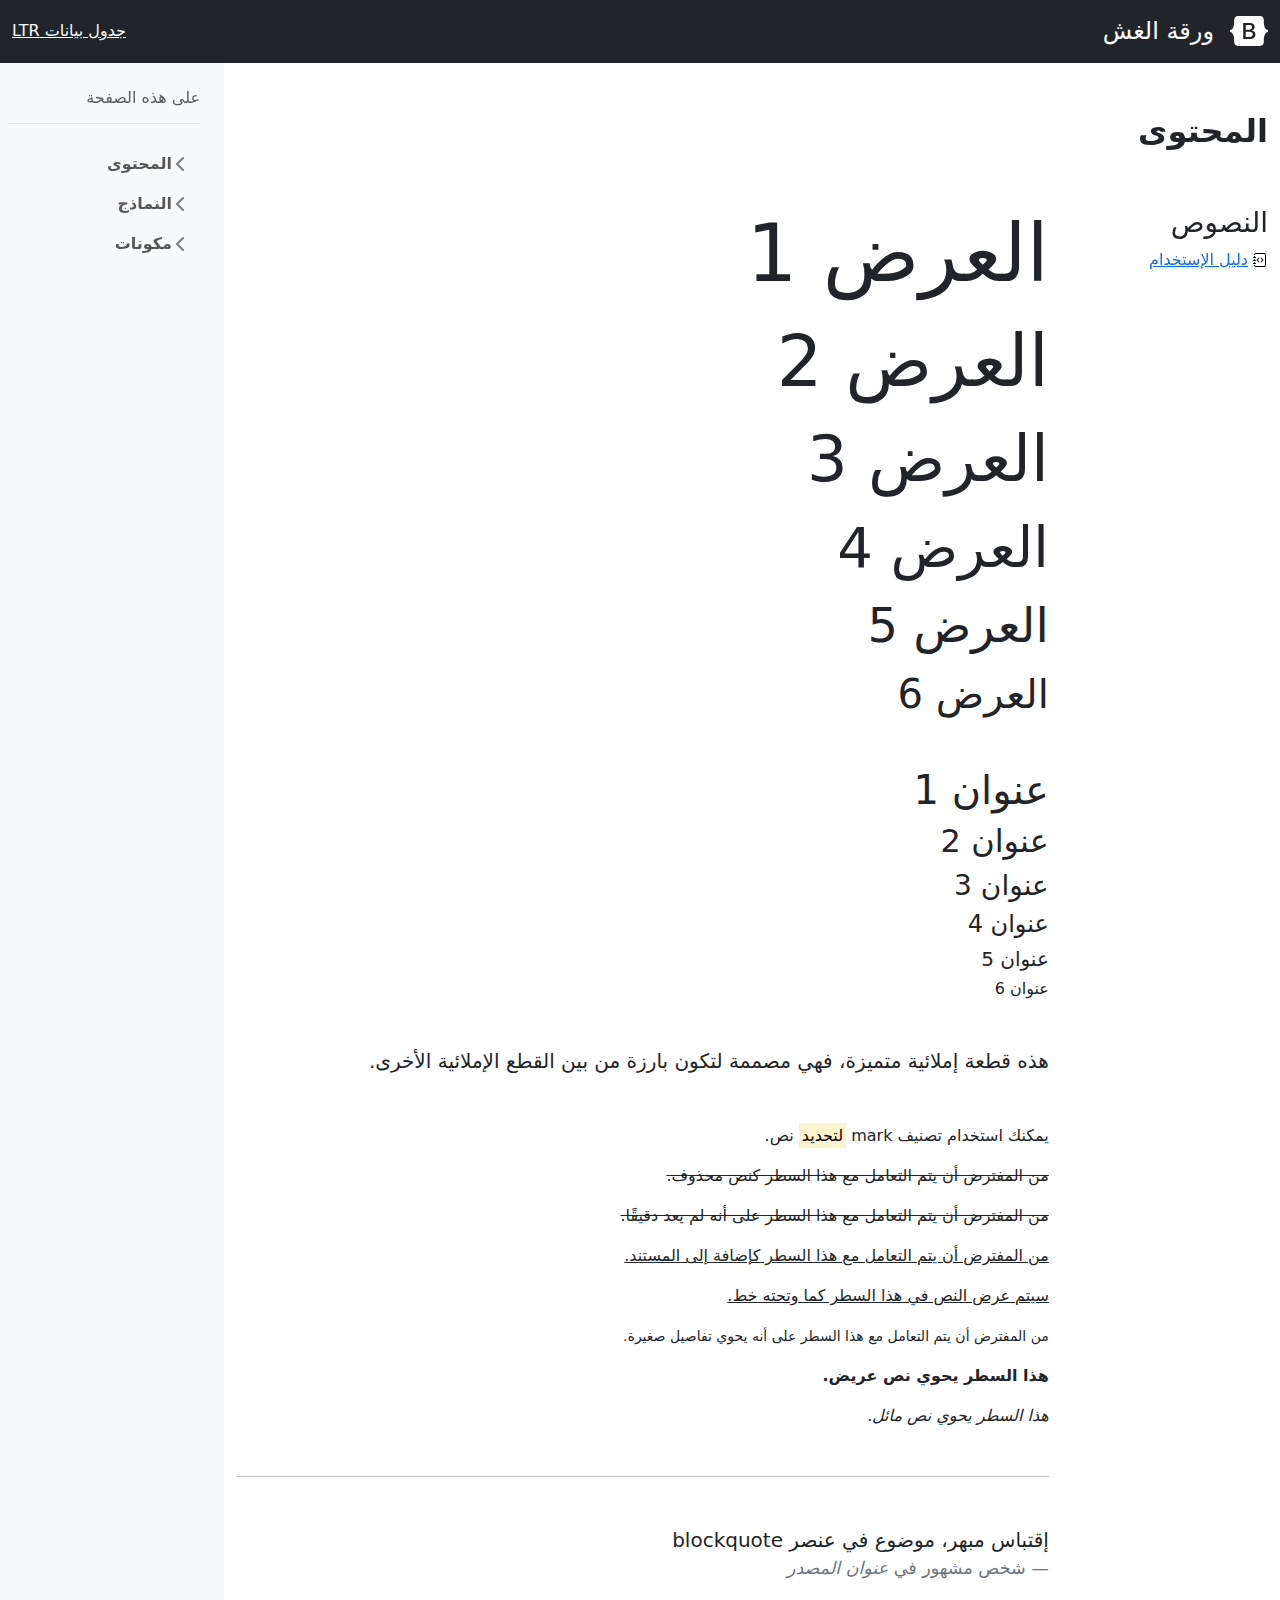
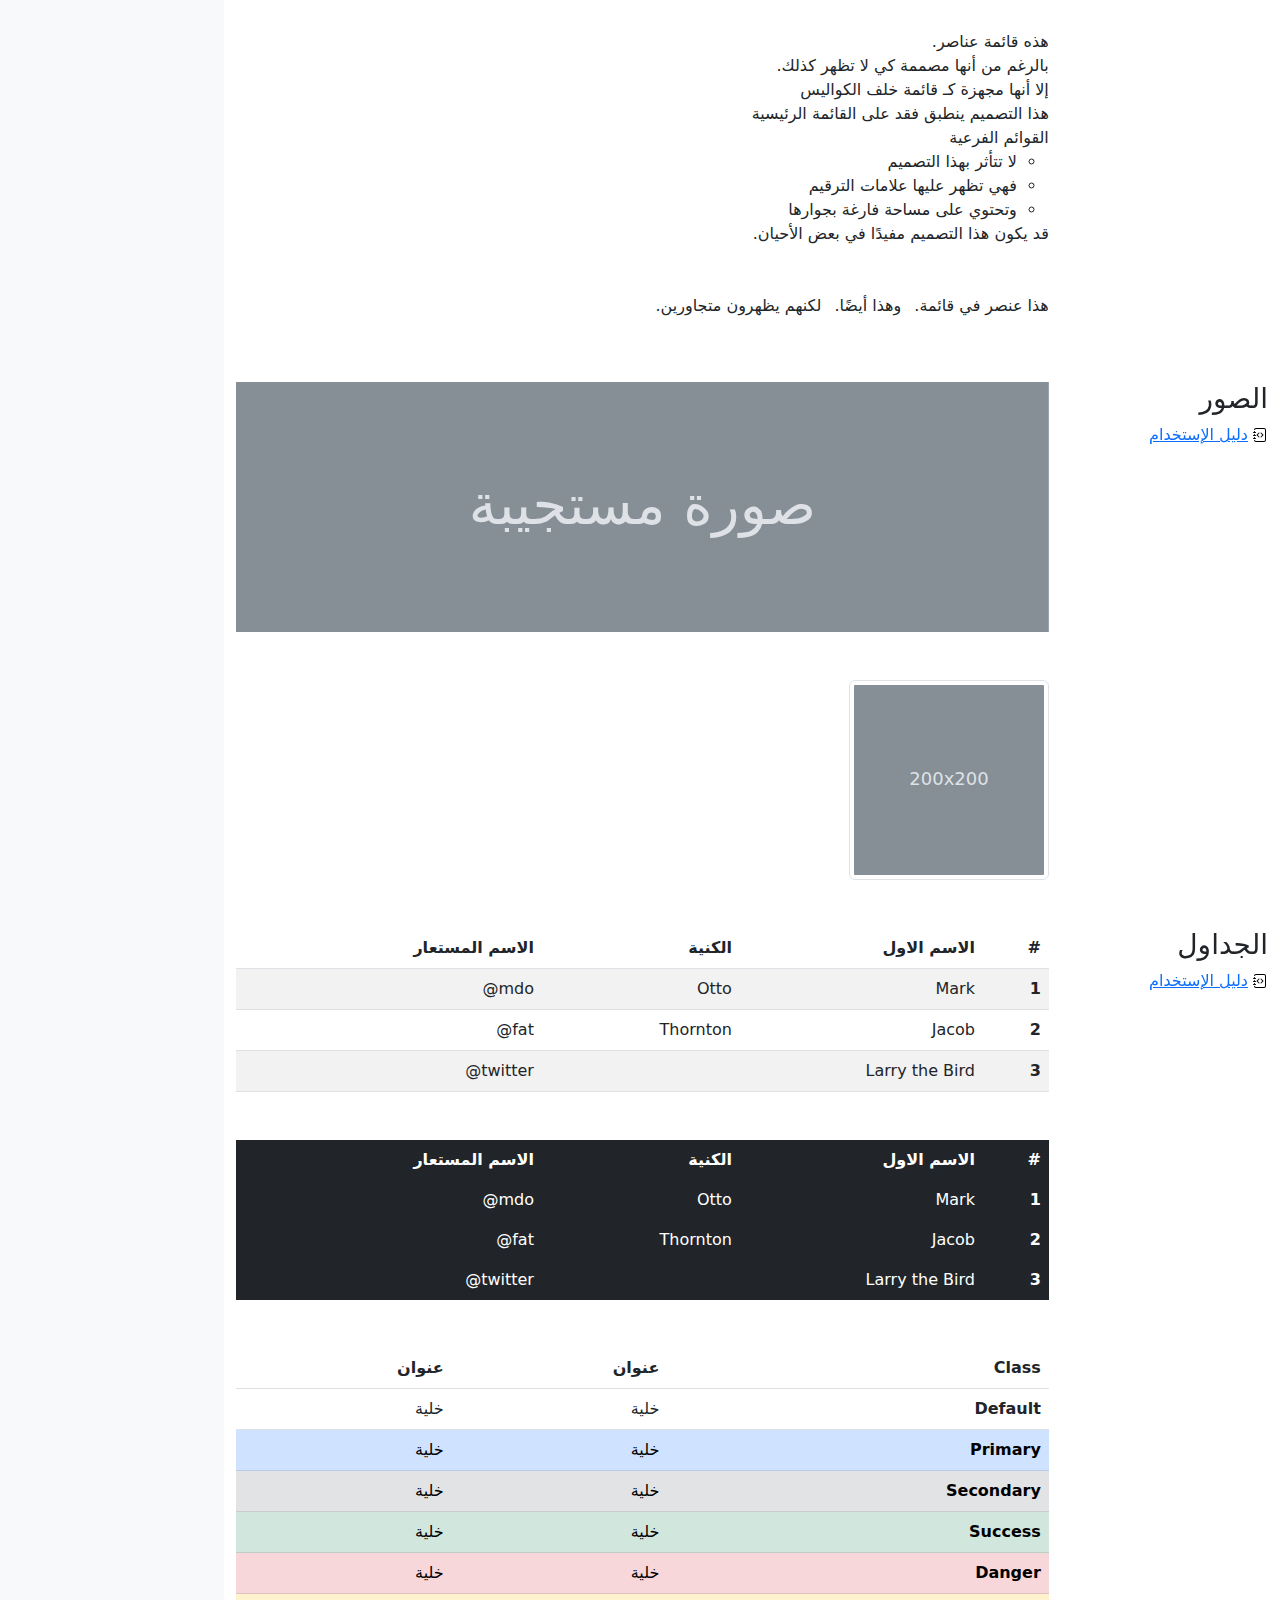
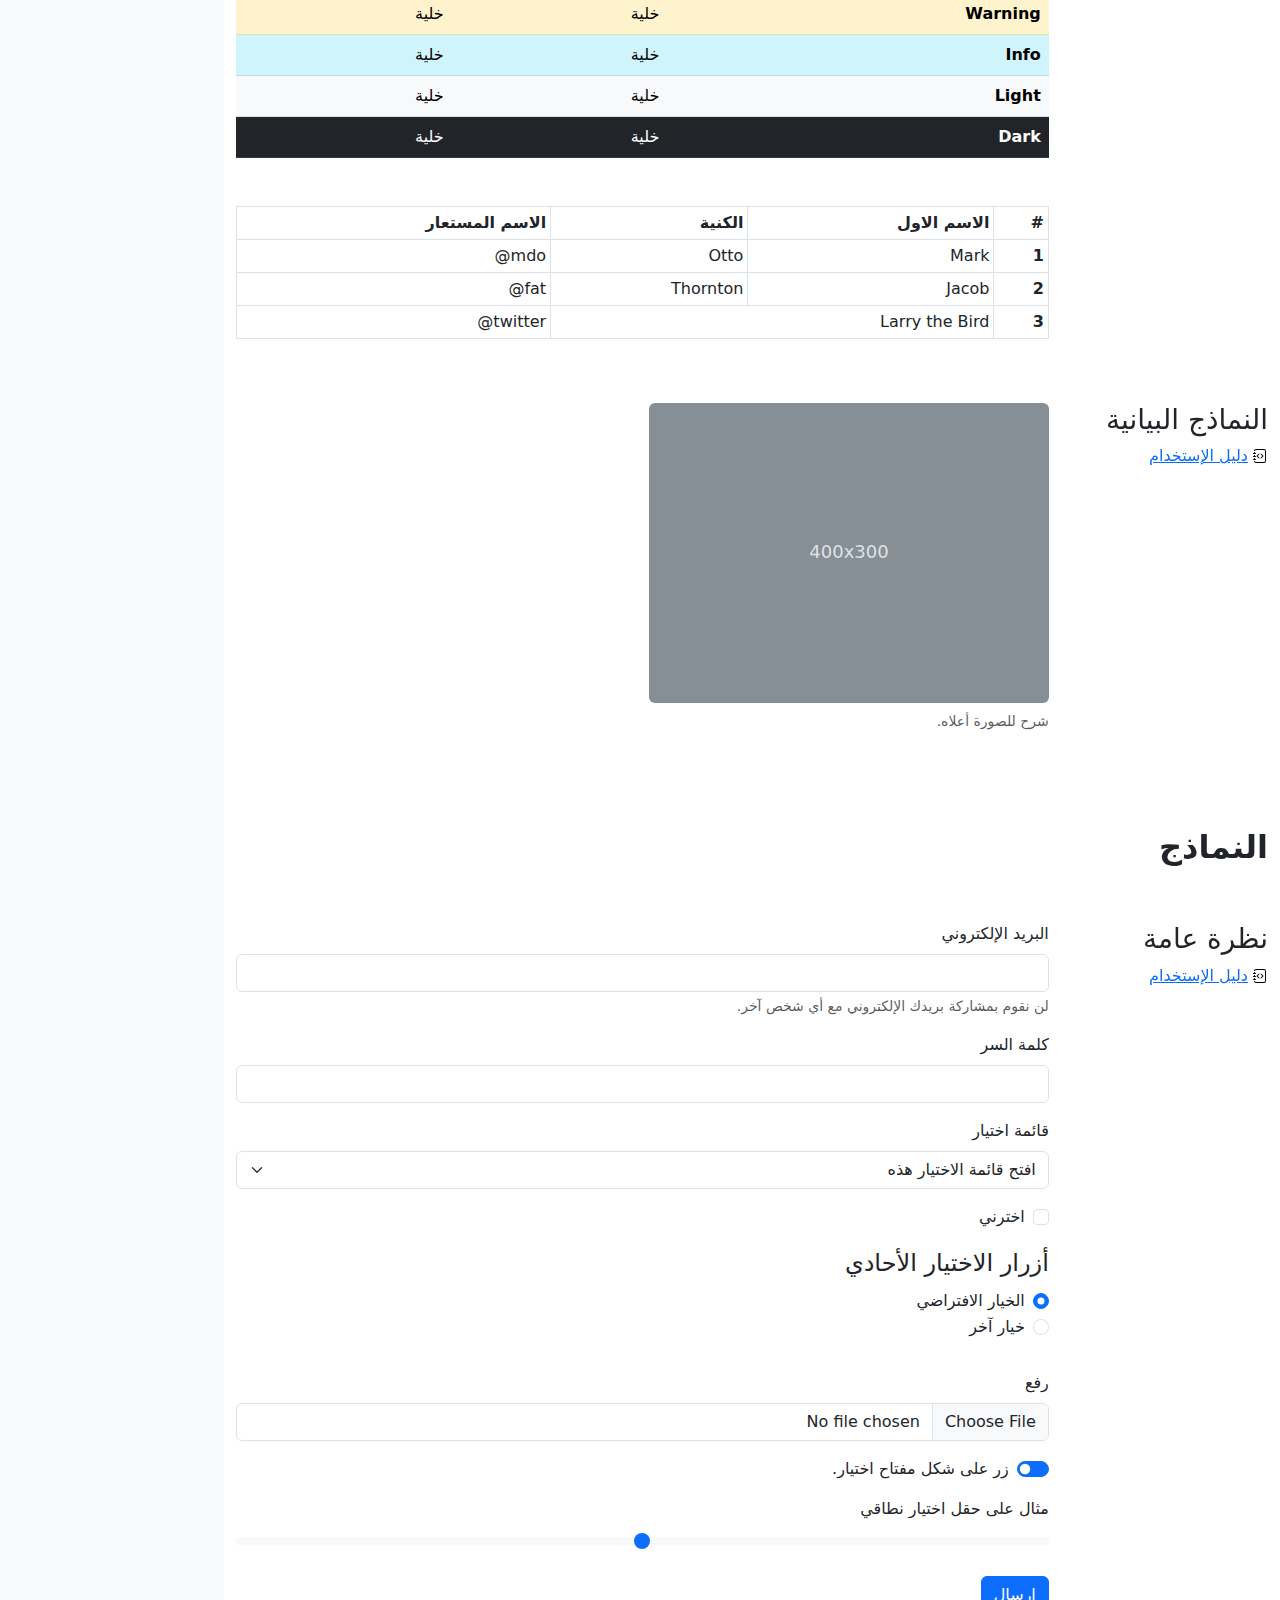
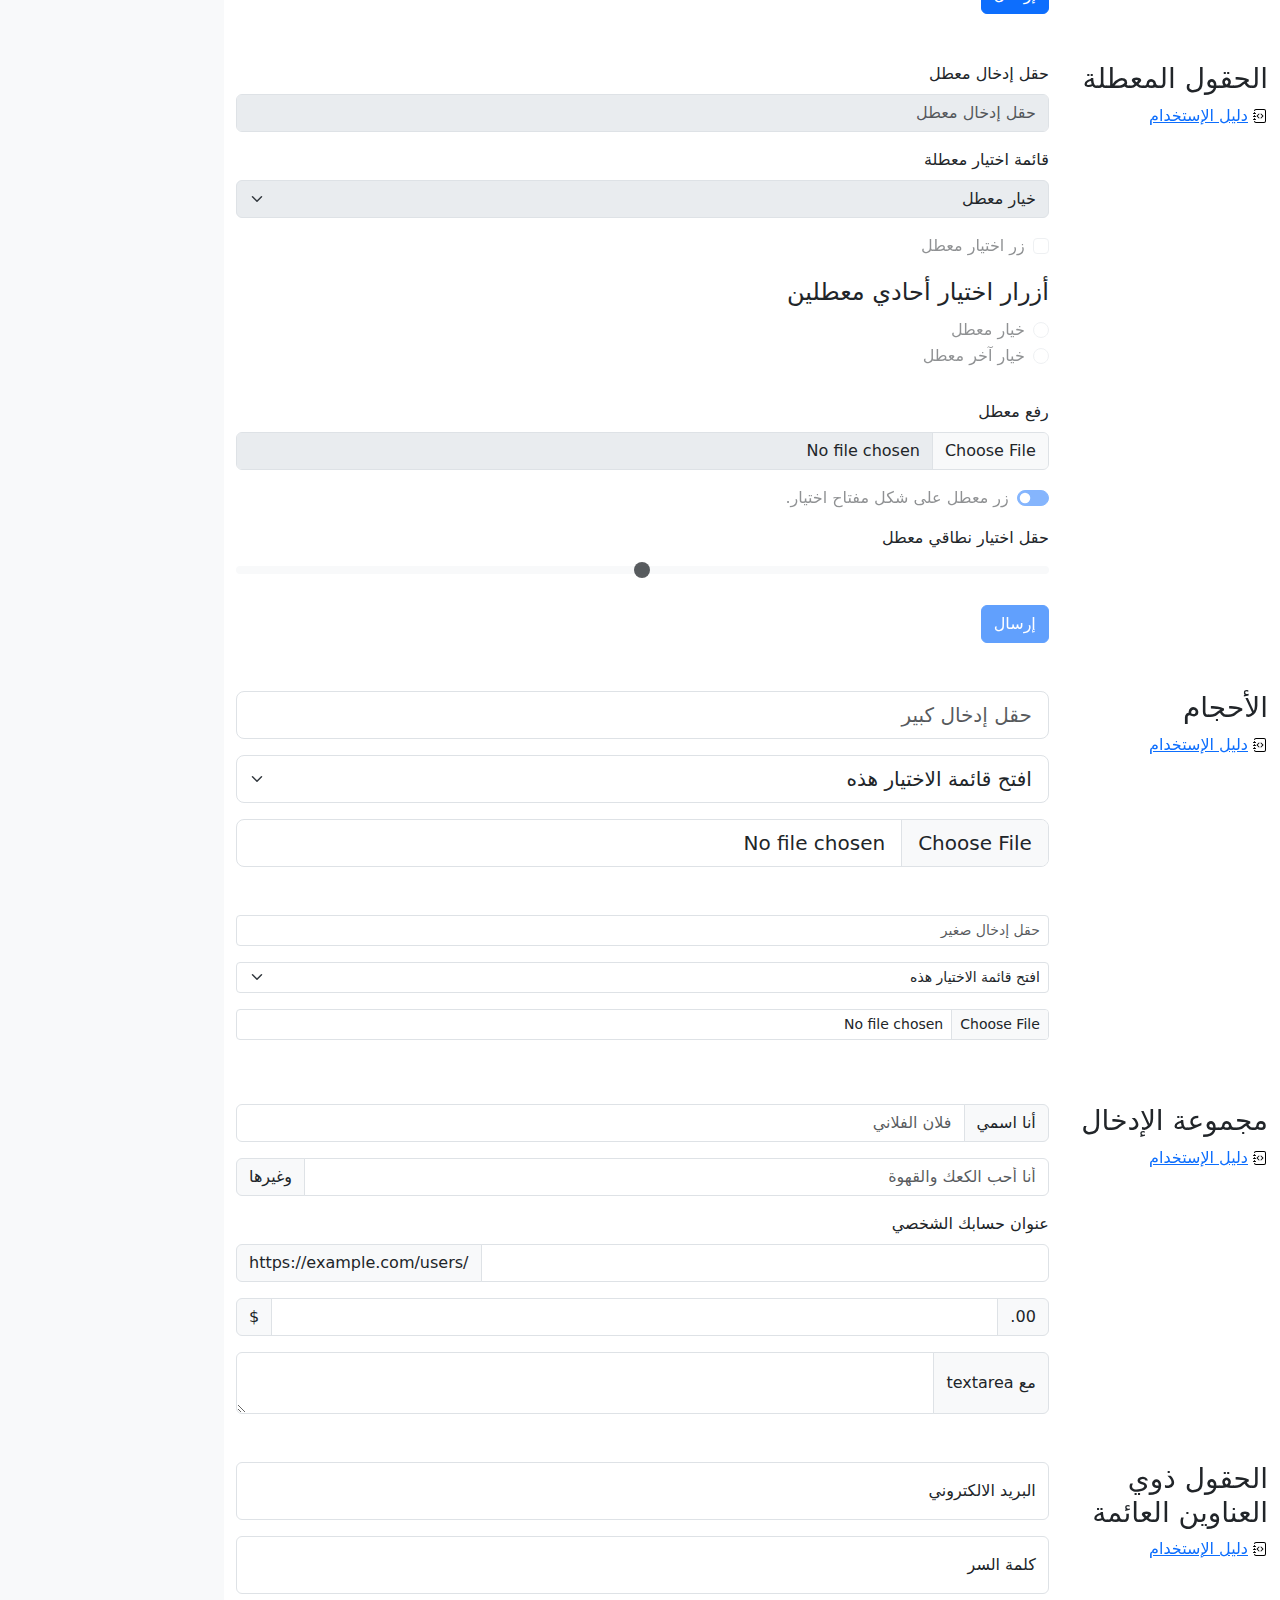
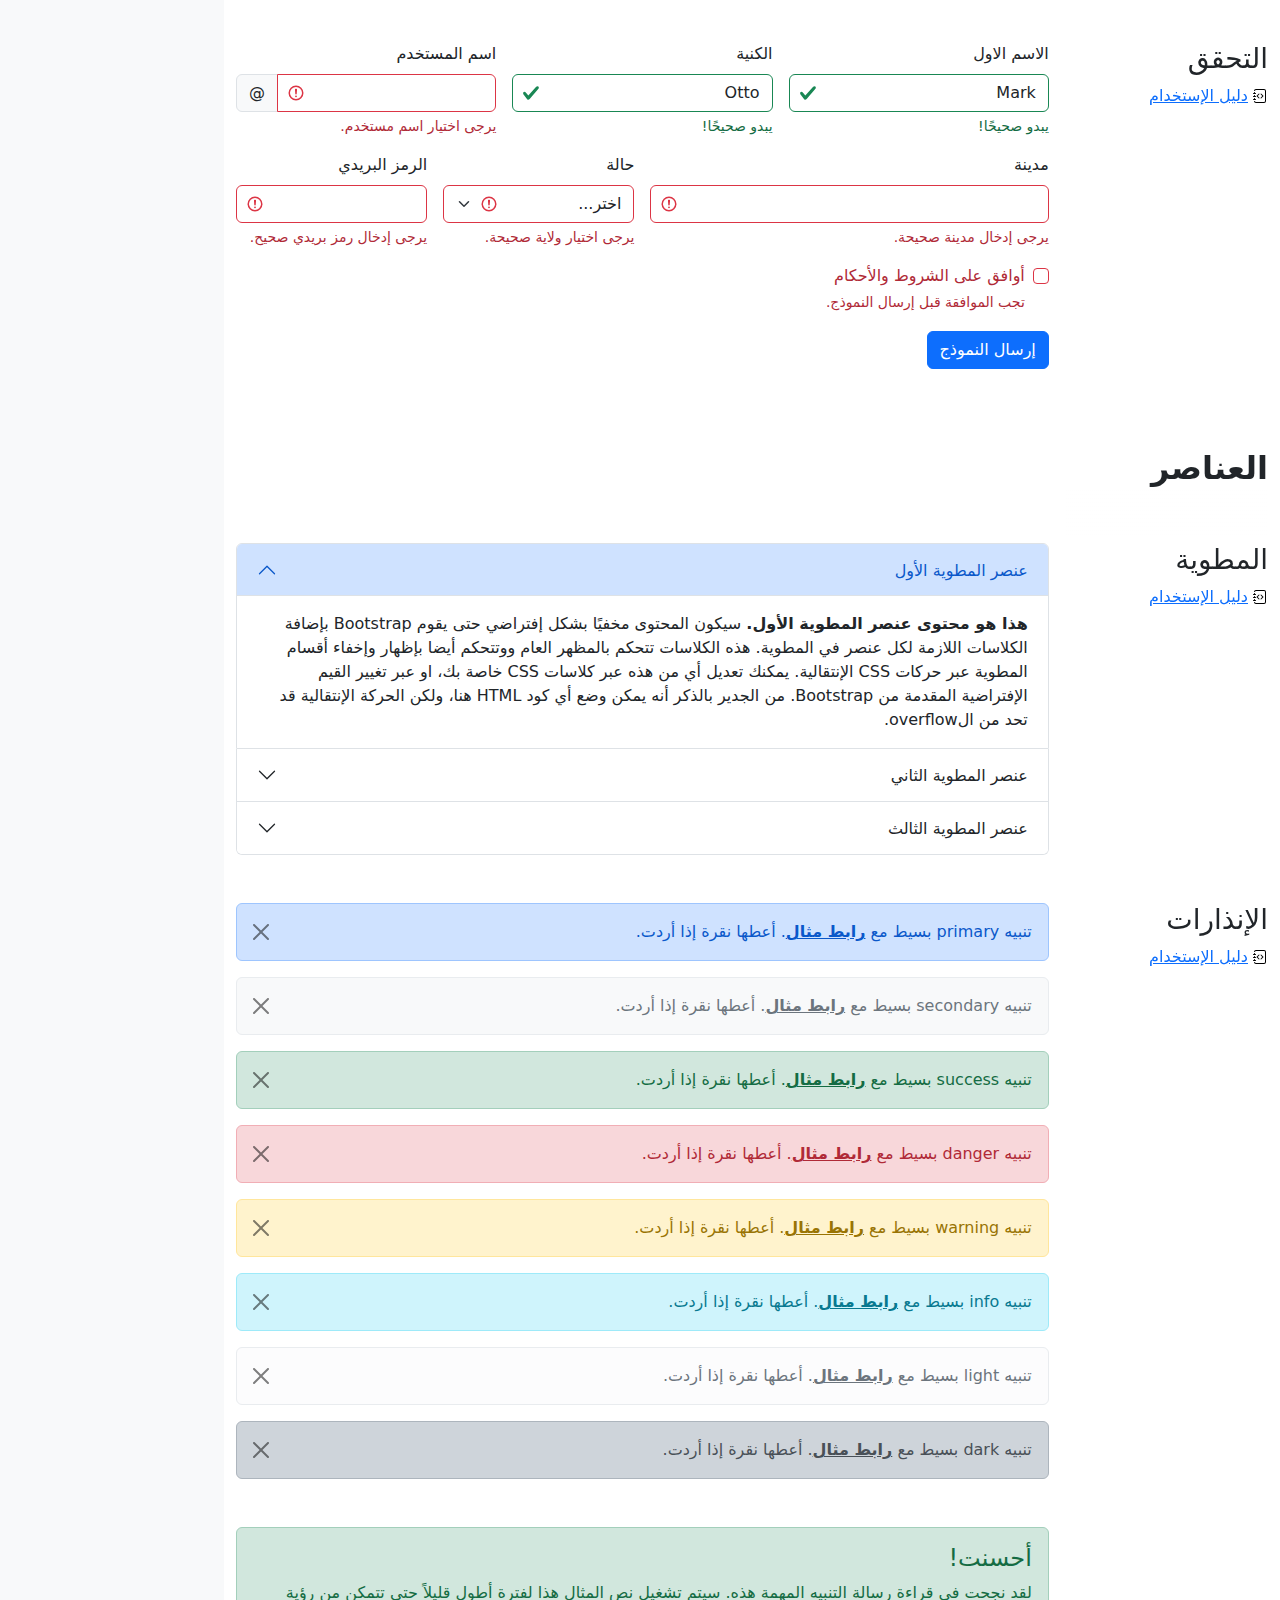
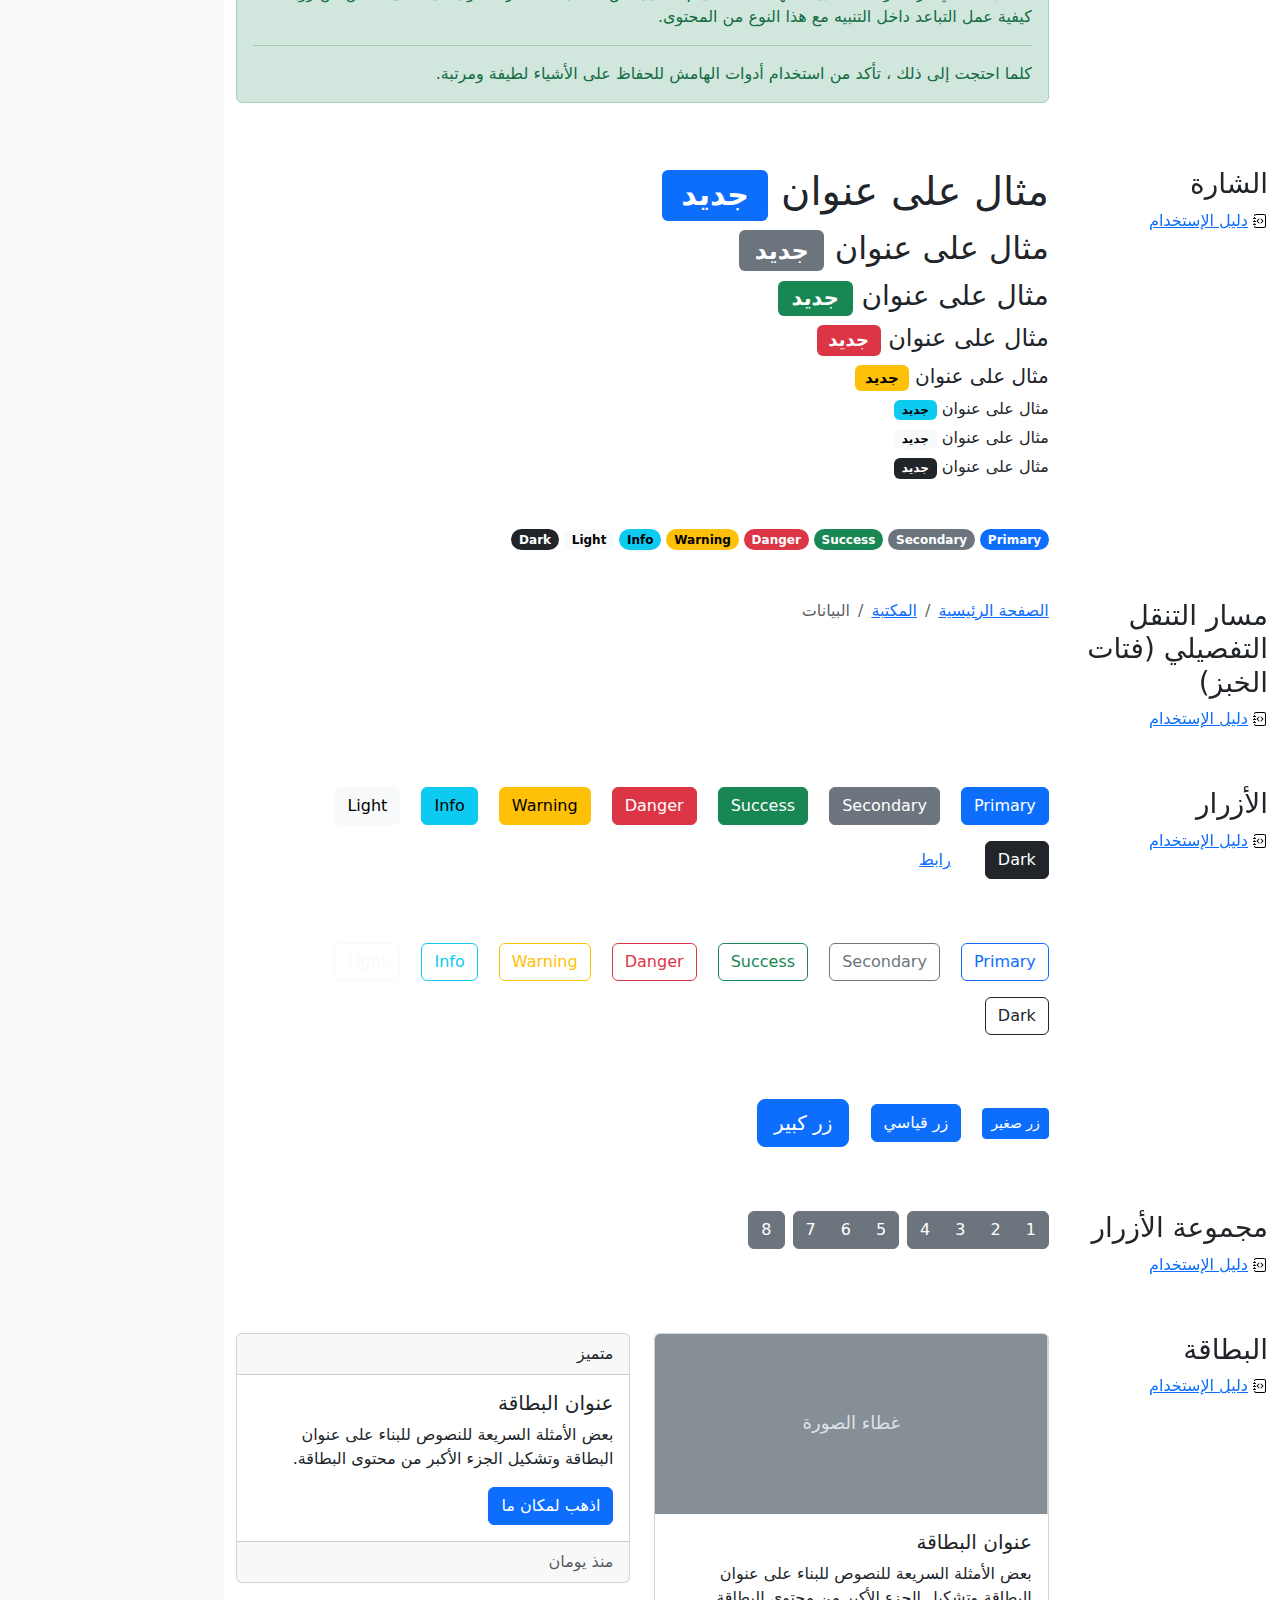
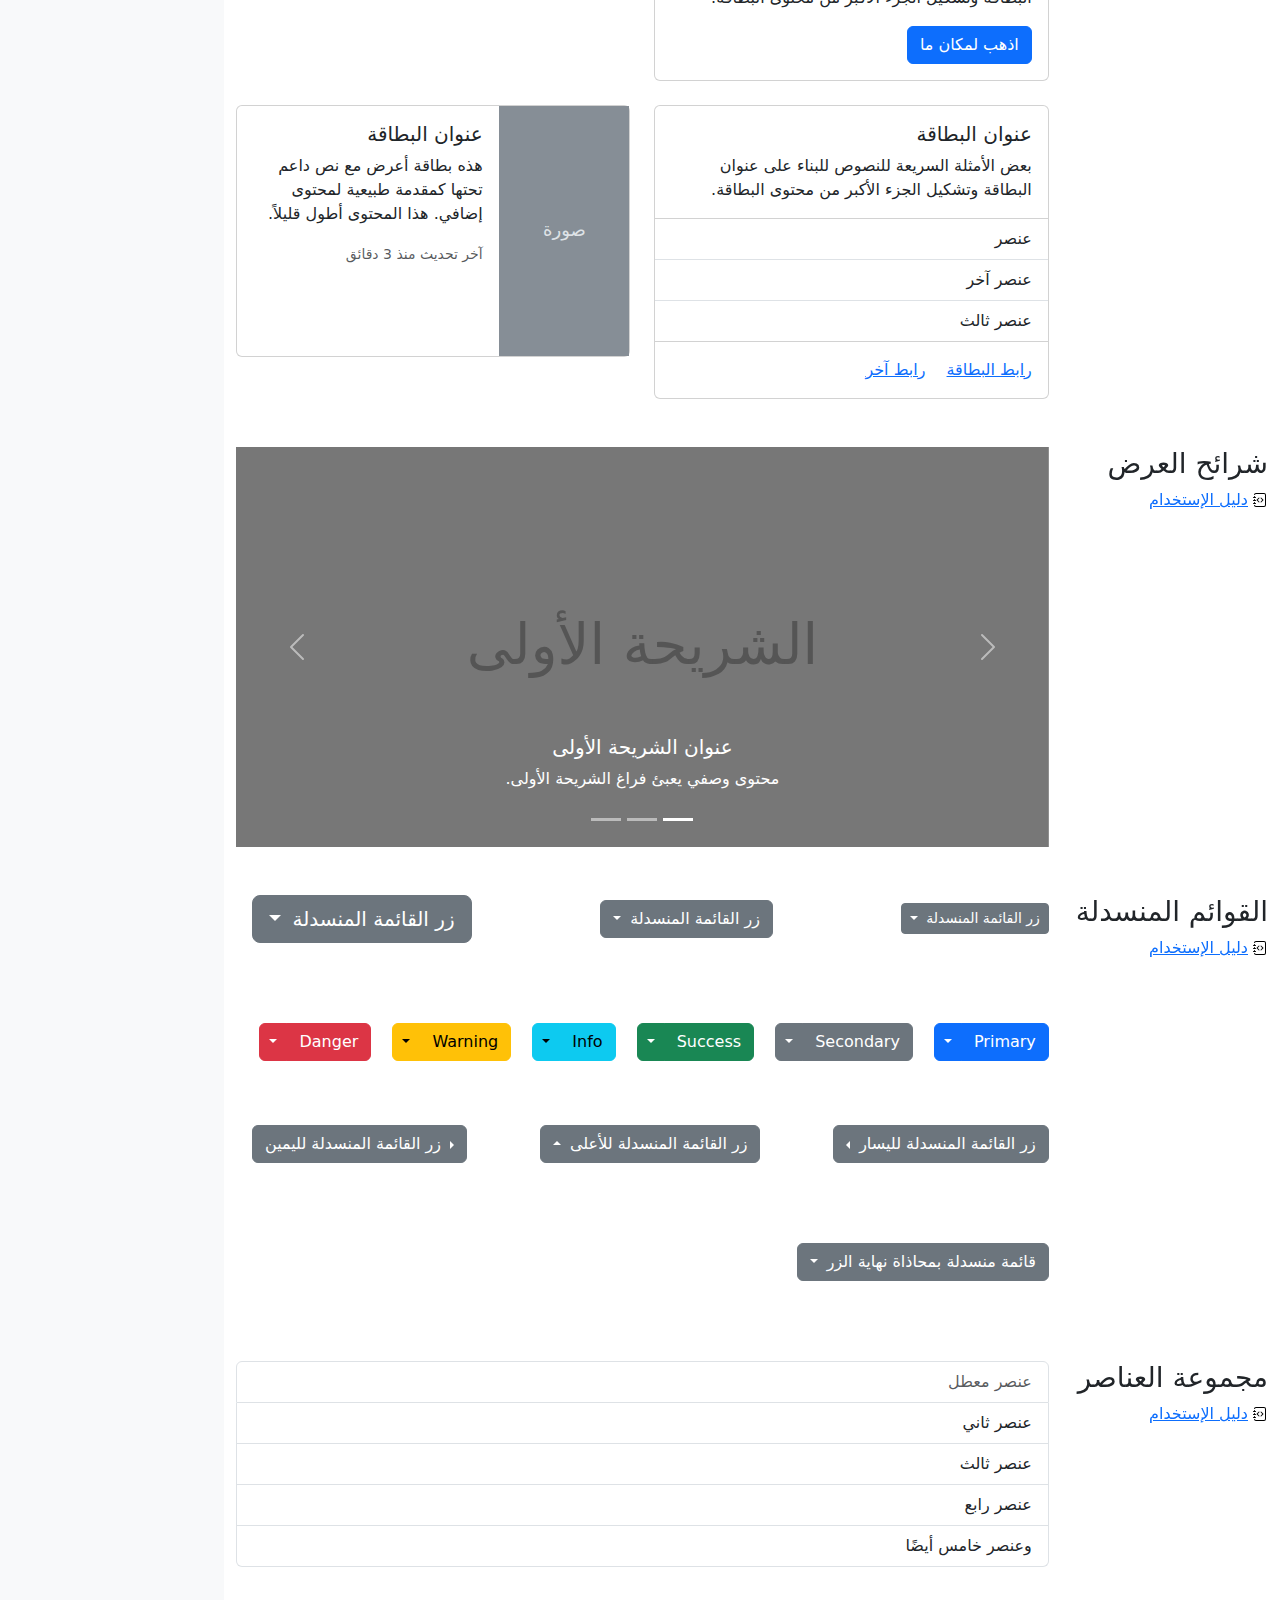
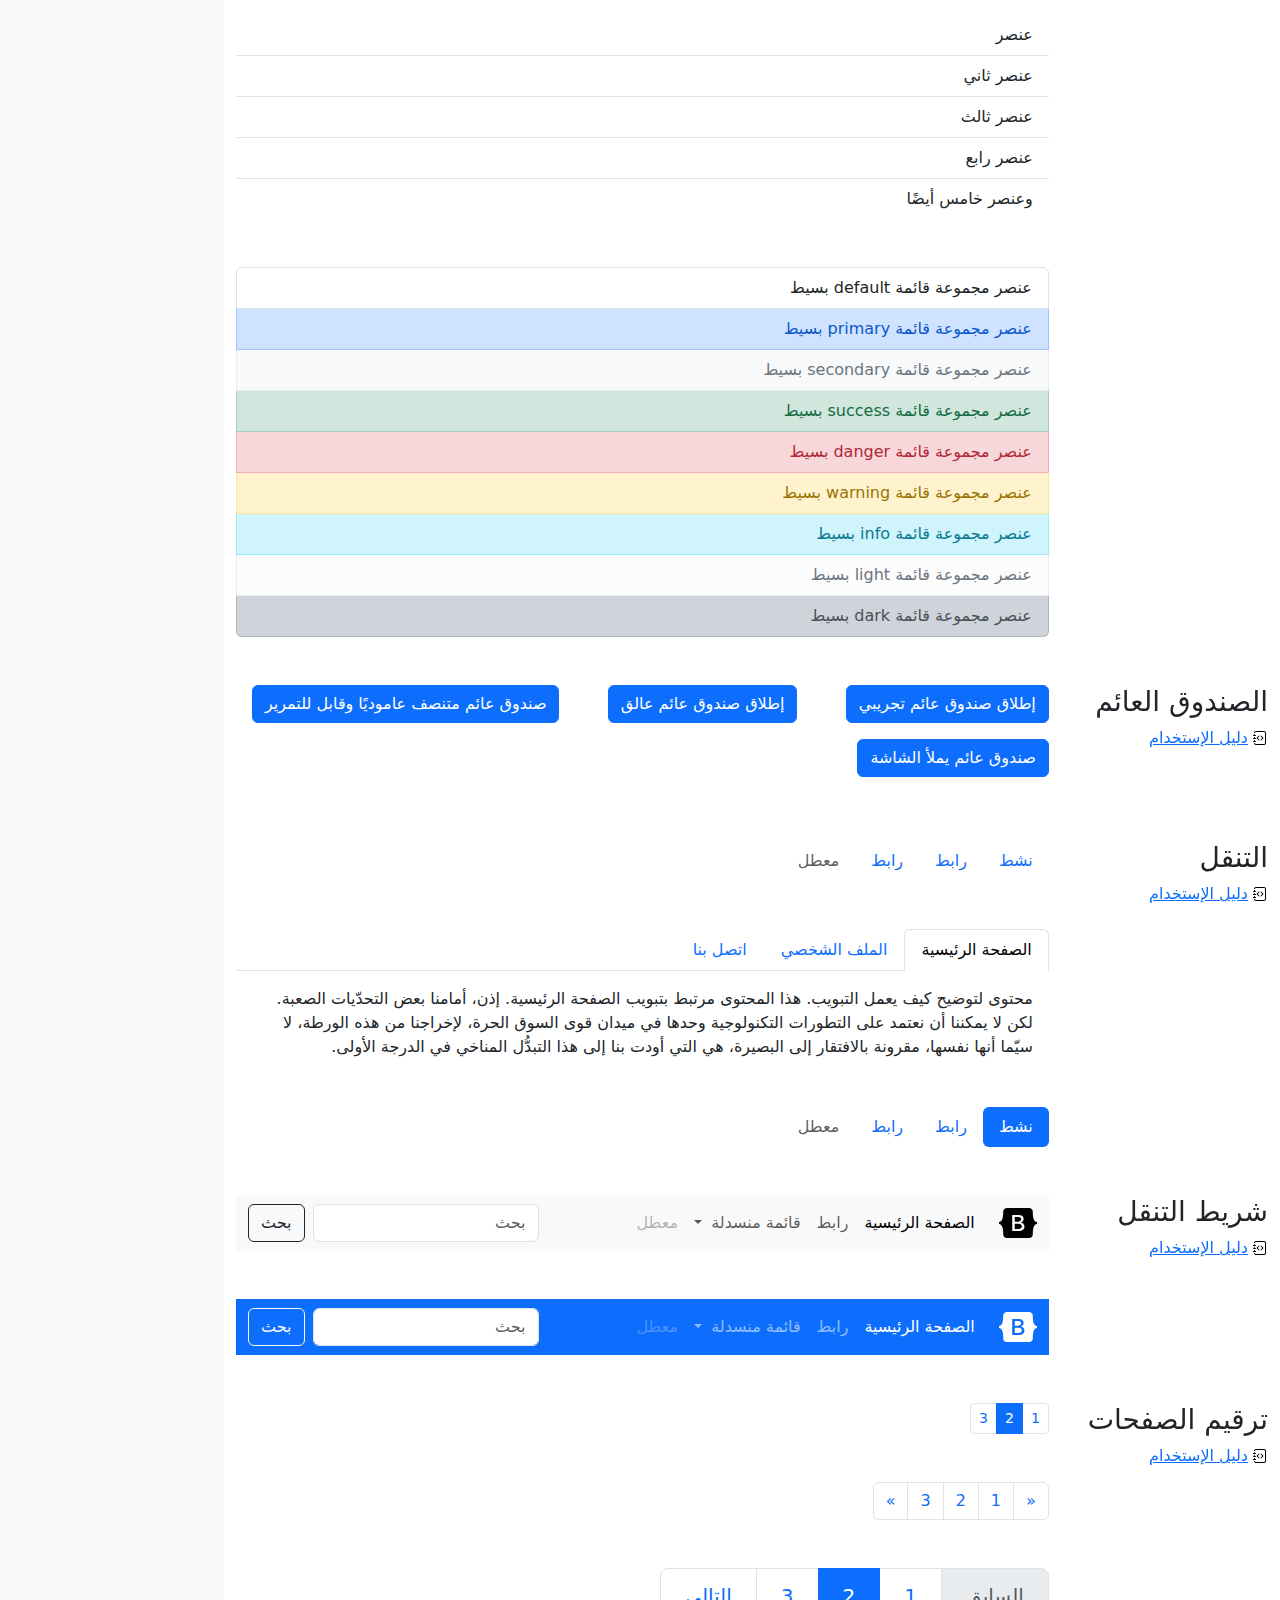
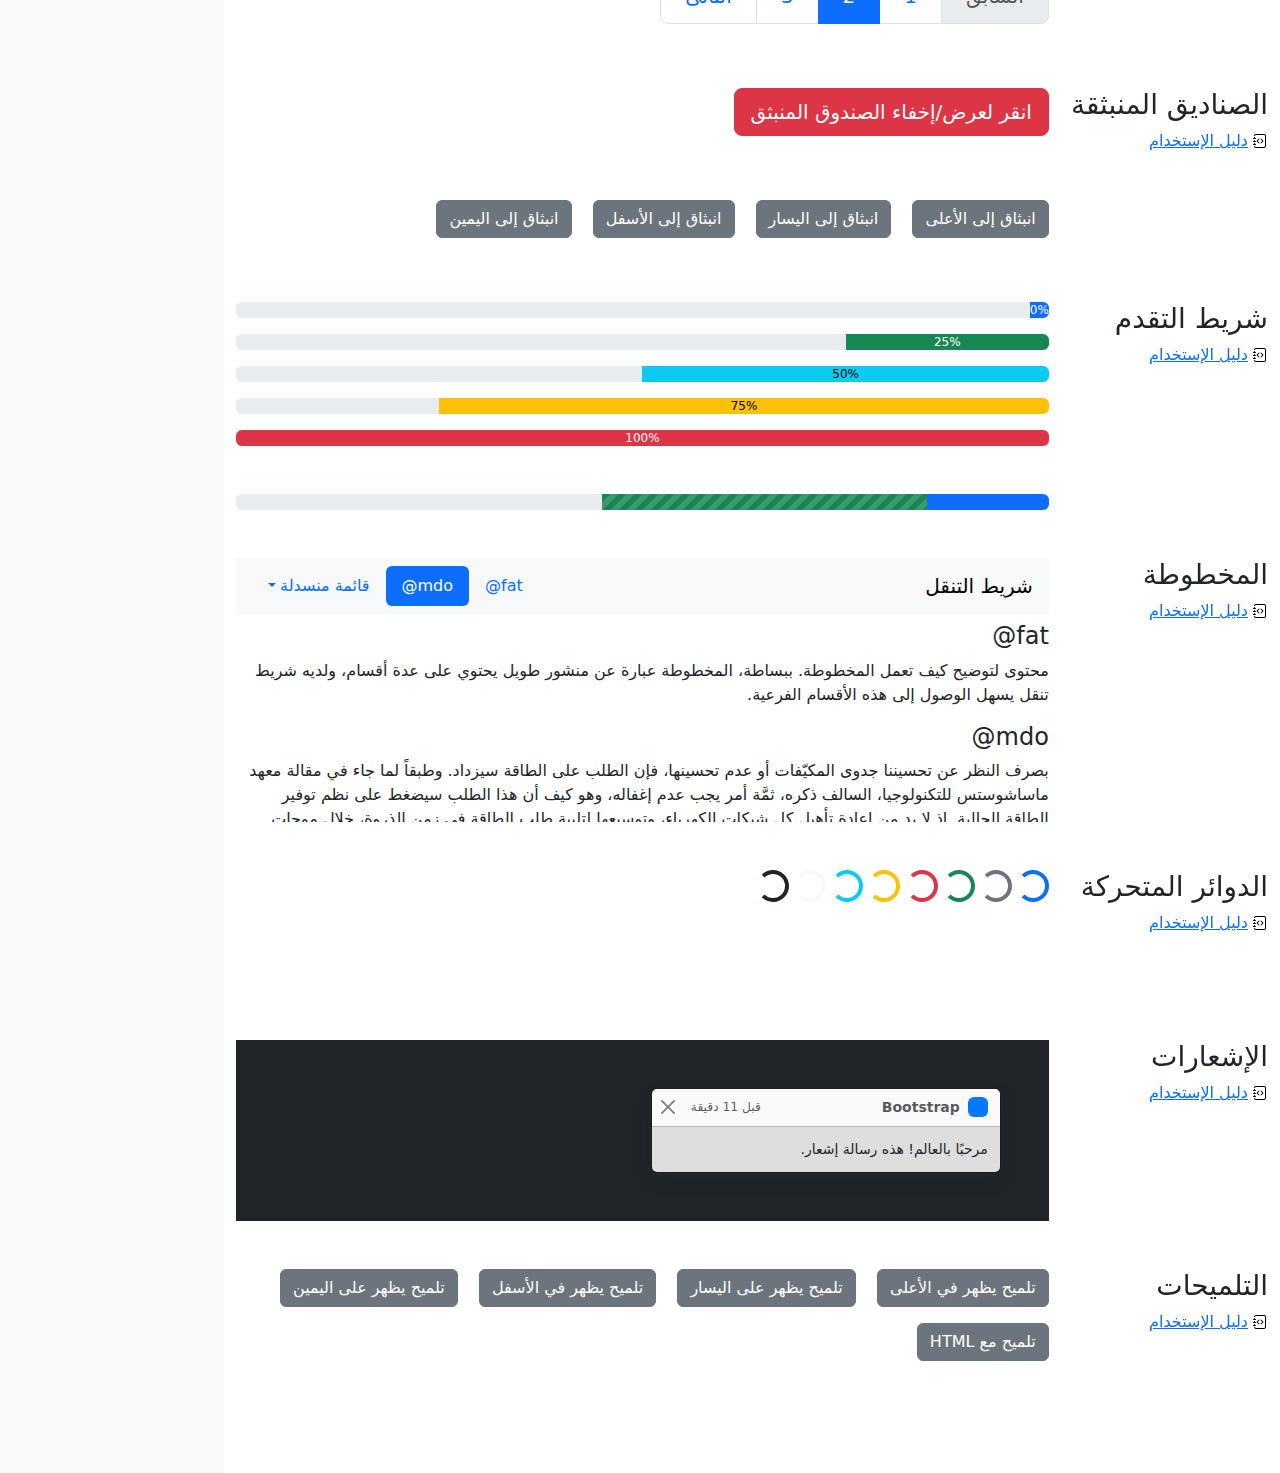
<file: Bootstrap/bootstrap-5.3.0-alpha1-examples/cheatsheet-rtl/index.html>
<!doctype html>
<html lang="ar" dir="rtl">
  <head>
    <meta charset="utf-8">
    <meta name="viewport" content="width=device-width, initial-scale=1">
    <meta name="description" content="">
    <meta name="author" content="Mark Otto, Jacob Thornton, and Bootstrap contributors">
    <meta name="generator" content="Hugo 0.108.0">
    <title>ورقة الغش · Bootstrap v5.3</title>

    <link rel="canonical" href="https://getbootstrap.com/docs/5.3/examples/cheatsheet-rtl/">

    

    

<link href="../assets/dist/css/bootstrap.rtl.min.css" rel="stylesheet">

    <style>
      .bd-placeholder-img {
        font-size: 1.125rem;
        text-anchor: middle;
        -webkit-user-select: none;
        -moz-user-select: none;
        user-select: none;
      }

      @media (min-width: 768px) {
        .bd-placeholder-img-lg {
          font-size: 3.5rem;
        }
      }

      .b-example-divider {
        height: 3rem;
        background-color: rgba(0, 0, 0, .1);
        border: solid rgba(0, 0, 0, .15);
        border-width: 1px 0;
        box-shadow: inset 0 .5em 1.5em rgba(0, 0, 0, .1), inset 0 .125em .5em rgba(0, 0, 0, .15);
      }

      .b-example-vr {
        flex-shrink: 0;
        width: 1.5rem;
        height: 100vh;
      }

      .bi {
        vertical-align: -.125em;
        fill: currentColor;
      }

      .nav-scroller {
        position: relative;
        z-index: 2;
        height: 2.75rem;
        overflow-y: hidden;
      }

      .nav-scroller .nav {
        display: flex;
        flex-wrap: nowrap;
        padding-bottom: 1rem;
        margin-top: -1px;
        overflow-x: auto;
        text-align: center;
        white-space: nowrap;
        -webkit-overflow-scrolling: touch;
      }
    </style>

    
    <!-- Custom styles for this template -->
    <link href="../cheatsheet/cheatsheet.rtl.css" rel="stylesheet">
  </head>
  <body class="bg-light">
    
<header class="bd-header bg-dark py-3 d-flex align-items-stretch border-bottom border-dark">
  <div class="container-fluid d-flex align-items-center">
    <h1 class="d-flex align-items-center fs-4 text-white mb-0">
      <img src="../assets/brand/bootstrap-logo-white.svg" width="38" height="30" class="me-3" alt="Bootstrap">
      ورقة الغش
    </h1>
    <a href="../examples/cheatsheet/" class="ms-auto link-light" hreflang="en">جدول بيانات LTR</a>
  </div>
</header>
<aside class="bd-aside sticky-xl-top text-muted align-self-start mb-3 mb-xl-5 px-2">
  <h2 class="h6 pt-4 pb-3 mb-4 border-bottom">على هذه الصفحة</h2>
  <nav class="small" id="toc">
    <ul class="list-unstyled">
      <li class="my-2">
        <button class="btn d-inline-flex align-items-center collapsed border-0" data-bs-toggle="collapse" aria-expanded="false" data-bs-target="#contents-collapse" aria-controls="contents-collapse">المحتوى</button>
        <ul class="list-unstyled ps-3 collapse" id="contents-collapse">
          <li><a class="d-inline-flex align-items-center rounded text-decoration-none" href="#typography">النصوص</a></li>
          <li><a class="d-inline-flex align-items-center rounded text-decoration-none" href="#images">الصور</a></li>
          <li><a class="d-inline-flex align-items-center rounded text-decoration-none" href="#tables">الجداول</a></li>
          <li><a class="d-inline-flex align-items-center rounded text-decoration-none" href="#figures">النماذج البيانية</a></li>
        </ul>
      </li>
      <li class="my-2">
        <button class="btn d-inline-flex align-items-center collapsed border-0" data-bs-toggle="collapse" aria-expanded="false" data-bs-target="#forms-collapse" aria-controls="forms-collapse">النماذج</button>
        <ul class="list-unstyled ps-3 collapse" id="forms-collapse">
          <li><a class="d-inline-flex align-items-center rounded text-decoration-none" href="#overview">نظرة عامة</a></li>
          <li><a class="d-inline-flex align-items-center rounded text-decoration-none" href="#disabled-forms">الحقول المعطلة</a></li>
          <li><a class="d-inline-flex align-items-center rounded text-decoration-none" href="#sizing">الأحجام</a></li>
          <li><a class="d-inline-flex align-items-center rounded text-decoration-none" href="#input-group">مجموعة الإدخال</a></li>
          <li><a class="d-inline-flex align-items-center rounded text-decoration-none" href="#floating-labels">الحقول ذوي العناوين العائمة</a></li>
          <li><a class="d-inline-flex align-items-center rounded text-decoration-none" href="#validation">التحقق</a></li>
        </ul>
      </li>
      <li class="my-2">
        <button class="btn d-inline-flex align-items-center collapsed border-0" data-bs-toggle="collapse" aria-expanded="false" data-bs-target="#components-collapse" aria-controls="components-collapse">مكونات</button>
        <ul class="list-unstyled ps-3 collapse" id="components-collapse">
          <li><a class="d-inline-flex align-items-center rounded text-decoration-none" href="#accordion">المطوية</a></li>
          <li><a class="d-inline-flex align-items-center rounded text-decoration-none" href="#alerts">الإنذارات</a></li>
          <li><a class="d-inline-flex align-items-center rounded text-decoration-none" href="#badge">الشارة</a></li>
          <li><a class="d-inline-flex align-items-center rounded text-decoration-none" href="#breadcrumb">مسار التنقل التفصيلي</a></li>
          <li><a class="d-inline-flex align-items-center rounded text-decoration-none" href="#buttons">الأزرار</a></li>
          <li><a class="d-inline-flex align-items-center rounded text-decoration-none" href="#button-group">مجموعة الأزرار</a></li>
          <li><a class="d-inline-flex align-items-center rounded text-decoration-none" href="#card">البطاقة</a></li>
          <li><a class="d-inline-flex align-items-center rounded text-decoration-none" href="#carousel">شرائح العرض</a></li>
          <li><a class="d-inline-flex align-items-center rounded text-decoration-none" href="#dropdowns">القوائم المنسدلة</a></li>
          <li><a class="d-inline-flex align-items-center rounded text-decoration-none" href="#list-group">مجموعة العناصر</a></li>
          <li><a class="d-inline-flex align-items-center rounded text-decoration-none" href="#modal">الصندوق العائم</a></li>
          <li><a class="d-inline-flex align-items-center rounded text-decoration-none" href="#navs">التنقل</a></li>
          <li><a class="d-inline-flex align-items-center rounded text-decoration-none" href="#navbar">شريط التنقل</a></li>
          <li><a class="d-inline-flex align-items-center rounded text-decoration-none" href="#pagination">ترقيم الصفحات</a></li>
          <li><a class="d-inline-flex align-items-center rounded text-decoration-none" href="#popovers">الصناديق المنبثقة</a></li>
          <li><a class="d-inline-flex align-items-center rounded text-decoration-none" href="#progress">شريط التقدم</a></li>
          <li><a class="d-inline-flex align-items-center rounded text-decoration-none" href="#scrollspy">المخطوطة</a></li>
          <li><a class="d-inline-flex align-items-center rounded text-decoration-none" href="#spinners">الدوائر المتحركة</a></li>
          <li><a class="d-inline-flex align-items-center rounded text-decoration-none" href="#toasts">الإشعارات</a></li>
          <li><a class="d-inline-flex align-items-center rounded text-decoration-none" href="#tooltips">التلميحات</a></li>
        </ul>
      </li>
    </ul>
  </nav>
</aside>
<div class="bd-cheatsheet container-fluid bg-body">
  <section id="content">
    <h2 class="sticky-xl-top fw-bold pt-3 pt-xl-5 pb-2 pb-xl-3">المحتوى</h2>

    <article class="my-3" id="typography">
      <div class="bd-heading sticky-xl-top align-self-start mt-5 mb-3 mt-xl-0 mb-xl-2">
        <h3>النصوص</h3>
        <a class="d-flex align-items-center" hreflang="en" href="../content/typography/">دليل الإستخدام</a>
      </div>

      <div>
        <div class="bd-example-snippet bd-code-snippet"><div class="bd-example">
        <p class="display-1">العرض 1</p>
        <p class="display-2">العرض 2</p>
        <p class="display-3">العرض 3</p>
        <p class="display-4">العرض 4</p>
        <p class="display-5">العرض 5</p>
        <p class="display-6">العرض 6</p>
        </div></div>


        <div class="bd-example-snippet bd-code-snippet"><div class="bd-example">
        <p class="h1">عنوان 1</p>
        <p class="h2">عنوان 2</p>
        <p class="h3">عنوان 3</p>
        <p class="h4">عنوان 4</p>
        <p class="h5">عنوان 5</p>
        <p class="h6">عنوان 6</p>
        </div></div>


        <div class="bd-example-snippet bd-code-snippet"><div class="bd-example">
        <p class="lead">
          هذه قطعة إملائية متميزة، فهي مصممة لتكون بارزة من بين القطع الإملائية الأخرى.
        </p>
        </div></div>


        <div class="bd-example-snippet bd-code-snippet"><div class="bd-example">
        <p>يمكنك استخدام تصنيف mark <mark>لتحديد</mark> نص.</p>
        <p><del>من المفترض أن يتم التعامل مع هذا السطر كنص محذوف.</del></p>
        <p><s>من المفترض أن يتم التعامل مع هذا السطر على أنه لم يعد دقيقًا.</s></p>
        <p><ins>من المفترض أن يتم التعامل مع هذا السطر كإضافة إلى المستند.</ins></p>
        <p><u>سيتم عرض النص في هذا السطر كما وتحته خط.</u></p>
        <p><small>من المفترض أن يتم التعامل مع هذا السطر على أنه يحوي تفاصيل صغيرة.</small></p>
        <p><strong>هذا السطر يحوي نص عريض.</strong></p>
        <p><em>هذا السطر يحوي نص مائل.</em></p>
        </div></div>


        <div class="bd-example-snippet bd-code-snippet"><div class="bd-example">
        <hr>
        </div></div>


        <div class="bd-example-snippet bd-code-snippet"><div class="bd-example">
        <blockquote class="blockquote">
          <p>إقتباس مبهر، موضوع في عنصر blockquote</p>
          <footer class="blockquote-footer">شخص مشهور في <cite title= "عنوان المصدر"> عنوان المصدر </cite></footer>
        </blockquote>
        </div></div>


        <div class="bd-example-snippet bd-code-snippet"><div class="bd-example">
        <ul class="list-unstyled">
          <li>هذه قائمة عناصر.</li>
          <li>بالرغم من أنها مصممة كي لا تظهر كذلك.</li>
          <li>إلا أنها مجهزة كـ قائمة خلف الكواليس</li>
          <li>هذا التصميم ينطبق فقد على القائمة الرئيسية</li>
          <li>القوائم الفرعية
            <ul>
              <li>لا تتأثر بهذا التصميم</li>
              <li>فهي تظهر عليها علامات الترقيم</li>
              <li>وتحتوي على مساحة فارغة بجوارها</li>
            </ul>
          </li>
          <li>قد يكون هذا التصميم مفيدًا في بعض الأحيان.</li>
        </ul>
        </div></div>


        <div class="bd-example-snippet bd-code-snippet"><div class="bd-example">
        <ul class="list-inline">
          <li class="list-inline-item">هذا عنصر في قائمة.</li>
          <li class="list-inline-item">وهذا أيضًا.</li>
          <li class="list-inline-item">لكنهم يظهرون متجاورين.</li>
        </ul>
        </div></div>

      </div>
    </article>
    <article class="my-3" id="images">
      <div class="bd-heading sticky-xl-top align-self-start mt-5 mb-3 mt-xl-0 mb-xl-2">
        <h3>الصور</h3>
        <a class="d-flex align-items-center" hreflang="en" href="../content/images/">دليل الإستخدام</a>
      </div>

      <div>
        <div class="bd-example-snippet bd-code-snippet"><div class="bd-example">
        <svg class="bd-placeholder-img bd-placeholder-img-lg img-fluid" width="100%" height="250" xmlns="http://www.w3.org/2000/svg" role="img" aria-label="Placeholder: صورة مستجيبة" preserveAspectRatio="xMidYMid slice" focusable="false"><title>Placeholder</title><rect width="100%" height="100%" fill="#868e96"/><text x="50%" y="50%" fill="#dee2e6" dy=".3em">صورة مستجيبة</text></svg>
        </div></div>


        <div class="bd-example-snippet bd-code-snippet"><div class="bd-example">
        <svg class="bd-placeholder-img img-thumbnail" width="200" height="200" xmlns="http://www.w3.org/2000/svg" role="img" aria-label="صورة عنصر نائب مربع عام مع حدود بيضاء حولها ، مما يجعلها تشبه صورة تم التقاطها بكاميرا فورية قديمة: 200x200" preserveAspectRatio="xMidYMid slice" focusable="false"><title>صورة عنصر نائب مربع عام مع حدود بيضاء حولها ، مما يجعلها تشبه صورة تم التقاطها بكاميرا فورية قديمة</title><rect width="100%" height="100%" fill="#868e96"/><text x="50%" y="50%" fill="#dee2e6" dy=".3em">200x200</text></svg>
        </div></div>

      </div>
    </article>
    <article class="my-3" id="tables">
      <div class="bd-heading sticky-xl-top align-self-start mt-5 mb-3 mt-xl-0 mb-xl-2">
        <h3>الجداول</h3>
        <a class="d-flex align-items-center" hreflang="en" href="../content/tables/">دليل الإستخدام</a>
      </div>

      <div>
        <div class="bd-example-snippet bd-code-snippet"><div class="bd-example">
        <table class="table table-striped">
          <thead>
          <tr>
            <th scope="col">#</th>
            <th scope="col">الاسم الاول</th>
            <th scope="col">الكنية</th>
            <th scope="col">الاسم المستعار</th>
          </tr>
          </thead>
          <tbody>
          <tr>
            <th scope="row">1</th>
            <td>Mark</td>
            <td>Otto</td>
            <td><bdo lang="en" dir="ltr">@mdo</bdo></td>
          </tr>
          <tr>
            <th scope="row">2</th>
            <td>Jacob</td>
            <td>Thornton</td>
            <td><bdo lang="en" dir="ltr">@fat</bdo></td>
          </tr>
          <tr>
            <th scope="row">3</th>
            <td colspan="2">Larry the Bird</td>
            <td><bdo lang="en" dir="ltr">@twitter</bdo></td>
          </tr>
          </tbody>
        </table>
        </div></div>


        <div class="bd-example-snippet bd-code-snippet"><div class="bd-example">
        <table class="table table-dark table-borderless">
          <thead>
          <tr>
            <th scope="col">#</th>
            <th scope="col">الاسم الاول</th>
            <th scope="col">الكنية</th>
            <th scope="col">الاسم المستعار</th>
          </tr>
          </thead>
          <tbody>
          <tr>
            <th scope="row">1</th>
            <td>Mark</td>
            <td>Otto</td>
            <td><bdo lang="en" dir="ltr">@mdo</bdo></td>
          </tr>
          <tr>
            <th scope="row">2</th>
            <td>Jacob</td>
            <td>Thornton</td>
            <td><bdo lang="en" dir="ltr">@fat</bdo></td>
          </tr>
          <tr>
            <th scope="row">3</th>
            <td colspan="2">Larry the Bird</td>
            <td><bdo lang="en" dir="ltr">@twitter</bdo></td>
          </tr>
          </tbody>
        </table>
        </div></div>


        <div class="bd-example-snippet bd-code-snippet"><div class="bd-example">
        <table class="table table-hover">
          <thead>
          <tr>
            <th scope="col">Class</th>
            <th scope="col">عنوان</th>
            <th scope="col">عنوان</th>
          </tr>
          </thead>
          <tbody>
          <tr>
            <th scope="row">Default</th>
            <td>خلية</td>
            <td>خلية</td>
          </tr>
          
          <tr class="table-primary">
            <th scope="row">Primary</th>
            <td>خلية</td>
            <td>خلية</td>
          </tr>
          <tr class="table-secondary">
            <th scope="row">Secondary</th>
            <td>خلية</td>
            <td>خلية</td>
          </tr>
          <tr class="table-success">
            <th scope="row">Success</th>
            <td>خلية</td>
            <td>خلية</td>
          </tr>
          <tr class="table-danger">
            <th scope="row">Danger</th>
            <td>خلية</td>
            <td>خلية</td>
          </tr>
          <tr class="table-warning">
            <th scope="row">Warning</th>
            <td>خلية</td>
            <td>خلية</td>
          </tr>
          <tr class="table-info">
            <th scope="row">Info</th>
            <td>خلية</td>
            <td>خلية</td>
          </tr>
          <tr class="table-light">
            <th scope="row">Light</th>
            <td>خلية</td>
            <td>خلية</td>
          </tr>
          <tr class="table-dark">
            <th scope="row">Dark</th>
            <td>خلية</td>
            <td>خلية</td>
          </tr>
          </tbody>
        </table>
        </div></div>


        <div class="bd-example-snippet bd-code-snippet"><div class="bd-example">
        <table class="table table-sm table-bordered">
          <thead>
          <tr>
            <th scope="col">#</th>
            <th scope="col">الاسم الاول</th>
            <th scope="col">الكنية</th>
            <th scope="col">الاسم المستعار</th>
          </tr>
          </thead>
          <tbody>
          <tr>
            <th scope="row">1</th>
            <td>Mark</td>
            <td>Otto</td>
            <td><bdo lang="en" dir="ltr">@mdo</bdo></td>
          </tr>
          <tr>
            <th scope="row">2</th>
            <td>Jacob</td>
            <td>Thornton</td>
            <td><bdo lang="en" dir="ltr">@fat</bdo></td>
          </tr>
          <tr>
            <th scope="row">3</th>
            <td colspan="2">Larry the Bird</td>
            <td><bdo lang="en" dir="ltr">@twitter</bdo></td>
          </tr>
          </tbody>
        </table>
        </div></div>

      </div>
    </article>
    <article class="my-3" id="figures">
      <div class="bd-heading sticky-xl-top align-self-start mt-5 mb-3 mt-xl-0 mb-xl-2">
        <h3>النماذج البيانية</h3>
        <a class="d-flex align-items-center" hreflang="en" href="../content/figures/">دليل الإستخدام</a>
      </div>

      <div>
        <div class="bd-example-snippet bd-code-snippet"><div class="bd-example">
        <figure class="figure">
          <svg class="bd-placeholder-img figure-img img-fluid rounded" width="400" height="300" xmlns="http://www.w3.org/2000/svg" role="img" aria-label="Placeholder: 400x300" preserveAspectRatio="xMidYMid slice" focusable="false"><title>Placeholder</title><rect width="100%" height="100%" fill="#868e96"/><text x="50%" y="50%" fill="#dee2e6" dy=".3em">400x300</text></svg>
          <figcaption class="figure-caption">شرح للصورة أعلاه.</figcaption>
        </figure>
        </div></div>

      </div>
    </article>
  </section>

  <section id="forms">
    <h2 class="sticky-xl-top fw-bold pt-3 pt-xl-5 pb-2 pb-xl-3">النماذج</h2>

    <article class="my-3" id="overview">
      <div class="bd-heading sticky-xl-top align-self-start mt-5 mb-3 mt-xl-0 mb-xl-2">
        <h3>نظرة عامة</h3>
        <a class="d-flex align-items-center" hreflang="en" href="../forms/overview/">دليل الإستخدام</a>
      </div>

      <div>
        <div class="bd-example-snippet bd-code-snippet"><div class="bd-example">
        <form>
          <div class="mb-3">
            <label for="exampleInputEmail1" class="form-label">البريد الإلكتروني</label>
            <input type="email" class="form-control" id="exampleInputEmail1" aria-describedby="emailHelp">
            <div id="emailHelp" class="form-text">لن نقوم بمشاركة بريدك الإلكتروني مع أي شخص آخر.</div>
          </div>
          <div class="mb-3">
            <label for="exampleInputPassword1" class="form-label">كلمة السر</label>
            <input type="password" class="form-control" id="exampleInputPassword1">
          </div>
          <div class="mb-3">
            <label for="exampleSelect" class="form-label">قائمة اختيار</label>
            <select class="form-select" id="exampleSelect">
              <option selected>افتح قائمة الاختيار هذه</option>
              <option value="1">واحد</option>
              <option value="2">اثنان</option>
              <option value="3">ثلاثة</option>
            </select>
          </div>
          <div class="mb-3 form-check">
            <input type="checkbox" class="form-check-input" id="exampleCheck1">
            <label class="form-check-label" for="exampleCheck1">اخترني</label>
          </div>
          <fieldset class="mb-3">
            <legend>أزرار الاختيار الأحادي</legend>
            <div class="form-check">
              <input type="radio" name="radios" class="form-check-input" id="exampleRadio1" checked>
              <label class="form-check-label" for="exampleRadio1">الخيار الافتراضي</label>
            </div>
            <div class="mb-3 form-check">
              <input type="radio" name="radios" class="form-check-input" id="exampleRadio2">
              <label class="form-check-label" for="exampleRadio2">خيار آخر</label>
            </div>
          </fieldset>
          <div class="mb-3">
            <label class="form-label" for="customFile">رفع</label>
            <input type="file" class="form-control" id="customFile">
          </div>
          <div class="mb-3 form-check form-switch">
            <input class="form-check-input" type="checkbox" role="switch" id="flexSwitchCheckChecked" checked>
            <label class="form-check-label" for="flexSwitchCheckChecked">زر على شكل مفتاح اختيار.</label>
          </div>
          <div class="mb-3">
            <label for="customRange3" class="form-label">مثال على حقل اختيار نطاقي</label>
            <input type="range" class="form-range" min="0" max="5" step="0.5" id="customRange3">
          </div>
          <button type="submit" class="btn btn-primary">إرسال</button>
        </form>
        </div></div>

      </div>
    </article>
    <article class="my-3" id="disabled-forms">
      <div class="bd-heading sticky-xl-top align-self-start mt-5 mb-3 mt-xl-0 mb-xl-2">
        <h3>الحقول المعطلة</h3>
        <a class="d-flex align-items-center" hreflang="en" href="../forms/overview/#disabled-forms">دليل الإستخدام</a>
      </div>

      <div>
        <div class="bd-example-snippet bd-code-snippet"><div class="bd-example">
        <form>
          <fieldset disabled aria-label="مثال على مجموعة الحقول المعطلة">
            <div class="mb-3">
              <label for="disabledTextInput" class="form-label">حقل إدخال معطل</label>
              <input type="text" id="disabledTextInput" class="form-control" placeholder="حقل إدخال معطل">
            </div>
            <div class="mb-3">
              <label for="disabledSelect" class="form-label">قائمة اختيار معطلة</label>
              <select id="disabledSelect" class="form-select">
                <option>خيار معطل</option>
              </select>
            </div>
            <div class="mb-3">
              <div class="form-check">
                <input class="form-check-input" type="checkbox" id="disabledFieldsetCheck" disabled>
                <label class="form-check-label" for="disabledFieldsetCheck">
                  زر اختيار معطل
                </label>
              </div>
            </div>
            <fieldset class="mb-3">
              <legend>أزرار اختيار أحادي معطلين</legend>
              <div class="form-check">
                <input type="radio" name="radios" class="form-check-input" id="disabledRadio1" disabled>
                <label class="form-check-label" for="disabledRadio1">خيار معطل</label>
              </div>
              <div class="mb-3 form-check">
                <input type="radio" name="radios" class="form-check-input" id="disabledRadio2" disabled>
                <label class="form-check-label" for="disabledRadio2">خيار آخر معطل</label>
              </div>
            </fieldset>
            <div class="mb-3">
              <label class="form-label" for="disabledCustomFile">رفع معطل</label>
              <input type="file" class="form-control" id="disabledCustomFile" disabled>
            </div>
            <div class="mb-3 form-check form-switch">
              <input class="form-check-input" type="checkbox" role="switch" id="disabledSwitchCheckChecked" checked disabled>
              <label class="form-check-label" for="disabledSwitchCheckChecked">زر معطل على شكل مفتاح اختيار.</label>
            </div>
            <div class="mb-3">
              <label for="disabledRange" class="form-label">حقل اختيار نطاقي معطل</label>
              <input type="range" class="form-range" min="0" max="5" step="0.5" id="disabledRange">
            </div>
            <button type="submit" class="btn btn-primary">إرسال</button>
          </fieldset>
        </form>
        </div></div>

      </div>
    </article>
    <article class="my-3" id="sizing">
      <div class="bd-heading sticky-xl-top align-self-start mt-5 mb-3 mt-xl-0 mb-xl-2">
        <h3>الأحجام</h3>
        <a class="d-flex align-items-center" hreflang="en" href="../forms/form-control/#sizing">دليل الإستخدام</a>
      </div>

      <div>
        <div class="bd-example-snippet bd-code-snippet"><div class="bd-example">
        <div class="mb-3">
          <input class="form-control form-control-lg" type="text" placeholder="حقل إدخال كبير" aria-label=".form-control-lg مثال">
        </div>
        <div class="mb-3">
          <select class="form-select form-select-lg" aria-label=".form-select-lg مثال">
            <option selected>افتح قائمة الاختيار هذه</option>
            <option value="1">واحد</option>
            <option value="2">اثنان</option>
            <option value="3">ثلاثة</option>
          </select>
        </div>
        <div class="mb-3">
          <input type="file" class="form-control form-control-lg" aria-label="مثال على إدخال ملف كبير">
        </div>
        </div></div>


        <div class="bd-example-snippet bd-code-snippet"><div class="bd-example">
        <div class="mb-3">
          <input class="form-control form-control-sm" type="text" placeholder="حقل إدخال صغير" aria-label=".form-control-sm مثال">
        </div>
        <div class="mb-3">
          <select class="form-select form-select-sm" aria-label=".form-select-sm مثال">
            <option selected>افتح قائمة الاختيار هذه</option>
            <option value="1">واحد</option>
            <option value="2">اثنان</option>
            <option value="3">ثلاثة</option>
          </select>
        </div>
        <div class="mb-3">
          <input type="file" class="form-control form-control-sm" aria-label="مثال على إدخال ملف صغير">
        </div>
        </div></div>

      </div>
    </article>
    <article class="my-3" id="input-group">
      <div class="bd-heading sticky-xl-top align-self-start mt-5 mb-3 mt-xl-0 mb-xl-2">
        <h3>مجموعة الإدخال</h3>
        <a class="d-flex align-items-center" hreflang="en" href="../forms/input-group/">دليل الإستخدام</a>
      </div>

      <div>
        <div class="bd-example-snippet bd-code-snippet"><div class="bd-example">
        <div class="input-group mb-3">
          <span class="input-group-text" id="basic-addon1">أنا اسمي</span>
          <input type="text" class="form-control" placeholder="فلان الفلاني" aria-label="الاسم" aria-describedby="basic-addon1">
        </div>
        <div class="input-group mb-3">
          <input type="text" class="form-control" placeholder="أنا أحب الكعك والقهوة" aria-label="الطعام المفضل" aria-describedby="basic-addon2">
          <span class="input-group-text" id="basic-addon2">وغيرها</span>
        </div>
        <label for="basic-url" class="form-label">عنوان حسابك الشخصي</label>
        <div class="input-group mb-3">
          <input type="text" class="form-control" id="basic-url" aria-describedby="basic-addon3">
          <span class="input-group-text" id="basic-addon3"><bdo lang="en" dir="ltr">https://example.com/users/</bdo></span>
        </div>
        <div class="input-group mb-3">
          <span class="input-group-text"><bdo lang="en" dir="ltr">.00</bdo></span>
          <input type="text" class="form-control" aria-label="المبلغ (لأقرب دولار)">
          <span class="input-group-text">$</span>
        </div>
        <div class="input-group">
          <span class="input-group-text">مع textarea</span>
          <textarea class="form-control" aria-label="مع textarea"></textarea>
        </div>
        </div></div>

      </div>
    </article>
    <article class="my-3" id="floating-labels">
      <div class="bd-heading sticky-xl-top align-self-start mt-5 mb-3 mt-xl-0 mb-xl-2">
        <h3>الحقول ذوي العناوين العائمة</h3>
        <a class="d-flex align-items-center" href="../forms/floating-labels/">دليل الإستخدام</a>
      </div>

      <div>
        <div class="bd-example-snippet bd-code-snippet"><div class="bd-example">
        <form>
          <div class="form-floating mb-3">
            <input type="email" class="form-control" id="floatingInput" placeholder="name@example.com">
            <label for="floatingInput">البريد الالكتروني</label>
          </div>
          <div class="form-floating">
            <input type="password" class="form-control" id="floatingPassword" placeholder="كلمة السر">
            <label for="floatingPassword">كلمة السر</label>
          </div>
        </form>
        </div></div>

      </div>
    </article>
    <article class="my-3" id="validation">
      <div class="bd-heading sticky-xl-top align-self-start mt-5 mb-3 mt-xl-0 mb-xl-2">
        <h3>التحقق</h3>
        <a class="d-flex align-items-center" hreflang="en" href="../forms/validation/">دليل الإستخدام</a>
      </div>

      <div>
        <div class="bd-example-snippet bd-code-snippet"><div class="bd-example">
        <form class="row g-3">
          <div class="col-md-4">
            <label for="validationServer01" class="form-label">الاسم الاول</label>
            <input type="text" class="form-control is-valid" id="validationServer01" value="Mark" required>
            <div class="valid-feedback">
              يبدو صحيحًا!
            </div>
          </div>
          <div class="col-md-4">
            <label for="validationServer02" class="form-label">الكنية</label>
            <input type="text" class="form-control is-valid" id="validationServer02" value="Otto" required>
            <div class="valid-feedback">
              يبدو صحيحًا!
            </div>
          </div>
          <div class="col-md-4">
            <label for="validationServerUsername" class="form-label">اسم المستخدم</label>
            <div class="input-group has-validation">
              <input type="text" class="form-control is-invalid" id="validationServerUsername" aria-describedby="inputGroupPrepend3" required>
              <span class="input-group-text" id="inputGroupPrepend3">@</span>
              <div class="invalid-feedback">
                يرجى اختيار اسم مستخدم.
              </div>
            </div>
          </div>
          <div class="col-md-6">
            <label for="validationServer03" class="form-label">مدينة</label>
            <input type="text" class="form-control is-invalid" id="validationServer03" required>
            <div class="invalid-feedback">
              يرجى إدخال مدينة صحيحة.
            </div>
          </div>
          <div class="col-md-3">
            <label for="validationServer04" class="form-label">حالة</label>
            <select class="form-select is-invalid" id="validationServer04" required>
              <option selected disabled value="">اختر...</option>
              <option>...</option>
            </select>
            <div class="invalid-feedback">
              يرجى اختيار ولاية صحيحة.
            </div>
          </div>
          <div class="col-md-3">
            <label for="validationServer05" class="form-label">الرمز البريدي</label>
            <input type="text" class="form-control is-invalid" id="validationServer05" required>
            <div class="invalid-feedback">
              يرجى إدخال رمز بريدي صحيح.
            </div>
          </div>
          <div class="col-12">
            <div class="form-check">
              <input class="form-check-input is-invalid" type="checkbox" value="" id="invalidCheck3" required>
              <label class="form-check-label" for="invalidCheck3">
                أوافق على الشروط والأحكام
              </label>
              <div class="invalid-feedback">
                تجب الموافقة قبل إرسال النموذج.
              </div>
            </div>
          </div>
          <div class="col-12">
            <button class="btn btn-primary" type="submit">إرسال النموذج</button>
          </div>
        </form>
        </div></div>

      </div>
    </article>
  </section>

  <section id="components">
    <h2 class="sticky-xl-top fw-bold pt-3 pt-xl-5 pb-2 pb-xl-3">العناصر</h2>

    <article class="my-3" id="accordion">
      <div class="bd-heading sticky-xl-top align-self-start mt-5 mb-3 mt-xl-0 mb-xl-2">
        <h3>المطوية</h3>
        <a class="d-flex align-items-center" hreflang="en" href="../components/accordion/">دليل الإستخدام</a>
      </div>

      <div>
        <div class="bd-example-snippet bd-code-snippet"><div class="bd-example">
        <div class="accordion" id="accordionExample">
          <div class="accordion-item">
            <h4 class="accordion-header" id="headingOne">
              <button class="accordion-button" type="button" data-bs-toggle="collapse" data-bs-target="#collapseOne" aria-expanded="true" aria-controls="collapseOne">
                عنصر المطوية الأول
              </button>
            </h4>
            <div id="collapseOne" class="accordion-collapse collapse show" aria-labelledby="headingOne" data-bs-parent="#accordionExample">
              <div class="accordion-body">
                <strong>هذا هو محتوى عنصر المطوية الأول.</strong> سيكون المحتوى مخفيًا بشكل إفتراضي حتى يقوم Bootstrap بإضافة الكلاسات اللازمة لكل عنصر في المطوية. هذه الكلاسات تتحكم بالمظهر العام ووتتحكم أيضا بإظهار وإخفاء أقسام المطوية عبر حركات CSS الإنتقالية. يمكنك تعديل أي من هذه عبر كلاسات CSS خاصة بك، او عبر تغيير القيم الإفتراضية المقدمة من Bootstrap. من الجدير بالذكر أنه يمكن وضع أي كود HTML هنا، ولكن الحركة الإنتقالية قد تحد من الoverflow.
              </div>
            </div>
          </div>
          <div class="accordion-item">
            <h4 class="accordion-header" id="headingTwo">
              <button class="accordion-button collapsed" type="button" data-bs-toggle="collapse" data-bs-target="#collapseTwo" aria-expanded="false" aria-controls="collapseTwo">
                عنصر المطوية الثاني
              </button>
            </h4>
            <div id="collapseTwo" class="accordion-collapse collapse" aria-labelledby="headingTwo" data-bs-parent="#accordionExample">
              <div class="accordion-body">
                <strong>هذا هو محتوى عنصر المطوية الثاني.</strong> سيكون المحتوى مخفيًا بشكل إفتراضي حتى يقوم Bootstrap بإضافة الكلاسات اللازمة لكل عنصر في المطوية. هذه الكلاسات تتحكم بالمظهر العام ووتتحكم أيضا بإظهار وإخفاء أقسام المطوية عبر حركات CSS الإنتقالية. يمكنك تعديل أي من هذه عبر كلاسات CSS خاصة بك، او عبر تغيير القيم الإفتراضية المقدمة من Bootstrap. من الجدير بالذكر أنه يمكن وضع أي كود HTML هنا، ولكن الحركة الإنتقالية قد تحد من الoverflow.
              </div>
            </div>
          </div>
          <div class="accordion-item">
            <h4 class="accordion-header" id="headingThree">
              <button class="accordion-button collapsed" type="button" data-bs-toggle="collapse" data-bs-target="#collapseThree" aria-expanded="false" aria-controls="collapseThree">
                عنصر المطوية الثالث
              </button>
            </h4>
            <div id="collapseThree" class="accordion-collapse collapse" aria-labelledby="headingThree" data-bs-parent="#accordionExample">
              <div class="accordion-body">
                <strong>هذا هو محتوى عنصر المطوية الثالث.</strong> سيكون المحتوى مخفيًا بشكل إفتراضي حتى يقوم Bootstrap بإضافة الكلاسات اللازمة لكل عنصر في المطوية. هذه الكلاسات تتحكم بالمظهر العام ووتتحكم أيضا بإظهار وإخفاء أقسام المطوية عبر حركات CSS الإنتقالية. يمكنك تعديل أي من هذه عبر كلاسات CSS خاصة بك، او عبر تغيير القيم الإفتراضية المقدمة من Bootstrap. من الجدير بالذكر أنه يمكن وضع أي كود HTML هنا، ولكن الحركة الإنتقالية قد تحد من الoverflow.
              </div>
            </div>
          </div>
        </div>
        </div></div>

      </div>
    </article>
    <article class="my-3" id="alerts">
      <div class="bd-heading sticky-xl-top align-self-start mt-5 mb-3 mt-xl-0 mb-xl-2">
        <h3>الإنذارات</h3>
        <a class="d-flex align-items-center" hreflang="en" href="../components/alerts/">دليل الإستخدام</a>
      </div>

      <div>
        <div class="bd-example-snippet bd-code-snippet"><div class="bd-example">
        
        <div class="alert alert-primary alert-dismissible fade show" role="alert">
          تنبيه primary بسيط مع <a href="#" class="alert-link">رابط مثال</a>. أعطها نقرة إذا أردت.
          <button type="button" class="btn-close" data-bs-dismiss="alert" aria-label="قريب"></button>
        </div>
        <div class="alert alert-secondary alert-dismissible fade show" role="alert">
          تنبيه secondary بسيط مع <a href="#" class="alert-link">رابط مثال</a>. أعطها نقرة إذا أردت.
          <button type="button" class="btn-close" data-bs-dismiss="alert" aria-label="قريب"></button>
        </div>
        <div class="alert alert-success alert-dismissible fade show" role="alert">
          تنبيه success بسيط مع <a href="#" class="alert-link">رابط مثال</a>. أعطها نقرة إذا أردت.
          <button type="button" class="btn-close" data-bs-dismiss="alert" aria-label="قريب"></button>
        </div>
        <div class="alert alert-danger alert-dismissible fade show" role="alert">
          تنبيه danger بسيط مع <a href="#" class="alert-link">رابط مثال</a>. أعطها نقرة إذا أردت.
          <button type="button" class="btn-close" data-bs-dismiss="alert" aria-label="قريب"></button>
        </div>
        <div class="alert alert-warning alert-dismissible fade show" role="alert">
          تنبيه warning بسيط مع <a href="#" class="alert-link">رابط مثال</a>. أعطها نقرة إذا أردت.
          <button type="button" class="btn-close" data-bs-dismiss="alert" aria-label="قريب"></button>
        </div>
        <div class="alert alert-info alert-dismissible fade show" role="alert">
          تنبيه info بسيط مع <a href="#" class="alert-link">رابط مثال</a>. أعطها نقرة إذا أردت.
          <button type="button" class="btn-close" data-bs-dismiss="alert" aria-label="قريب"></button>
        </div>
        <div class="alert alert-light alert-dismissible fade show" role="alert">
          تنبيه light بسيط مع <a href="#" class="alert-link">رابط مثال</a>. أعطها نقرة إذا أردت.
          <button type="button" class="btn-close" data-bs-dismiss="alert" aria-label="قريب"></button>
        </div>
        <div class="alert alert-dark alert-dismissible fade show" role="alert">
          تنبيه dark بسيط مع <a href="#" class="alert-link">رابط مثال</a>. أعطها نقرة إذا أردت.
          <button type="button" class="btn-close" data-bs-dismiss="alert" aria-label="قريب"></button>
        </div>
        </div></div>


        <div class="bd-example-snippet bd-code-snippet"><div class="bd-example">
        <div class="alert alert-success" role="alert">
          <h4 class="alert-heading">أحسنت!</h4>
          <p>لقد نجحت في قراءة رسالة التنبيه المهمة هذه. سيتم تشغيل نص المثال هذا لفترة أطول قليلاً حتى تتمكن من رؤية كيفية عمل التباعد داخل التنبيه مع هذا النوع من المحتوى.</p>
          <hr>
          <p class="mb-0">كلما احتجت إلى ذلك ، تأكد من استخدام أدوات الهامش للحفاظ على الأشياء لطيفة ومرتبة.</p>
        </div>
        </div></div>

      </div>
    </article>
    <article class="my-3" id="badge">
      <div class="bd-heading sticky-xl-top align-self-start mt-5 mb-3 mt-xl-0 mb-xl-2">
        <h3>الشارة</h3>
        <a class="d-flex align-items-center" hreflang="en" href="../components/badge/">دليل الإستخدام</a>
      </div>

      <div>
        <div class="bd-example-snippet bd-code-snippet"><div class="bd-example">
        <p class="h1">مثال على عنوان <span class="badge bg-primary">جديد</span></p>
        <p class="h2">مثال على عنوان <span class="badge bg-secondary">جديد</span></p>
        <p class="h3">مثال على عنوان <span class="badge bg-success">جديد</span></p>
        <p class="h4">مثال على عنوان <span class="badge bg-danger">جديد</span></p>
        <p class="h5">مثال على عنوان <span class="badge text-bg-warning">جديد</span></p>
        <p class="h6">مثال على عنوان <span class="badge text-bg-info">جديد</span></p>
        <p class="h6">مثال على عنوان <span class="badge text-bg-light">جديد</span></p>
        <p class="h6">مثال على عنوان <span class="badge bg-dark">جديد</span></p>
        </div></div>


        <div class="bd-example-snippet bd-code-snippet"><div class="bd-example">
        
        <span class="badge rounded-pill bg-primary">Primary</span>
        <span class="badge rounded-pill bg-secondary">Secondary</span>
        <span class="badge rounded-pill bg-success">Success</span>
        <span class="badge rounded-pill bg-danger">Danger</span>
        <span class="badge rounded-pill text-bg-warning">Warning</span>
        <span class="badge rounded-pill text-bg-info">Info</span>
        <span class="badge rounded-pill text-bg-light">Light</span>
        <span class="badge rounded-pill bg-dark">Dark</span>
        </div></div>

      </div>
    </article>
    <article class="my-3" id="breadcrumb">
      <div class="bd-heading sticky-xl-top align-self-start mt-5 mb-3 mt-xl-0 mb-xl-2">
        <h3>مسار التنقل التفصيلي (فتات الخبز)</h3>
        <a class="d-flex align-items-center" hreflang="en" href="../components/breadcrumb/">دليل الإستخدام</a>
      </div>

      <div>
        <div class="bd-example-snippet bd-code-snippet"><div class="bd-example">
        <nav aria-label="فتات الخبز">
          <ol class="breadcrumb">
            <li class="breadcrumb-item"><a href="#">الصفحة الرئيسية</a></li>
            <li class="breadcrumb-item"><a href="#">المكتبة</a></li>
            <li class="breadcrumb-item active" aria-current="page">البيانات</li>
          </ol>
        </nav>
        </div></div>

      </div>
    </article>
    <article class="my-3" id="buttons">
      <div class="bd-heading sticky-xl-top align-self-start mt-5 mb-3 mt-xl-0 mb-xl-2">
        <h3>الأزرار</h3>
        <a class="d-flex align-items-center" hreflang="en" href="../components/buttons/">دليل الإستخدام</a>
      </div>

      <div>
        <div class="bd-example-snippet bd-code-snippet"><div class="bd-example">
        
        <button type="button" class="btn btn-primary">Primary</button>
        <button type="button" class="btn btn-secondary">Secondary</button>
        <button type="button" class="btn btn-success">Success</button>
        <button type="button" class="btn btn-danger">Danger</button>
        <button type="button" class="btn btn-warning">Warning</button>
        <button type="button" class="btn btn-info">Info</button>
        <button type="button" class="btn btn-light">Light</button>
        <button type="button" class="btn btn-dark">Dark</button>

        <button type="button" class="btn btn-link">رابط</button>
        </div></div>


        <div class="bd-example-snippet bd-code-snippet"><div class="bd-example">
        
        <button type="button" class="btn btn-outline-primary">Primary</button>
        <button type="button" class="btn btn-outline-secondary">Secondary</button>
        <button type="button" class="btn btn-outline-success">Success</button>
        <button type="button" class="btn btn-outline-danger">Danger</button>
        <button type="button" class="btn btn-outline-warning">Warning</button>
        <button type="button" class="btn btn-outline-info">Info</button>
        <button type="button" class="btn btn-outline-light">Light</button>
        <button type="button" class="btn btn-outline-dark">Dark</button>
        </div></div>


        <div class="bd-example-snippet bd-code-snippet"><div class="bd-example">
        <button type="button" class="btn btn-primary btn-sm">زر صغير</button>
        <button type="button" class="btn btn-primary">زر قياسي</button>
        <button type="button" class="btn btn-primary btn-lg">زر كبير</button>
        </div></div>

      </div>
    </article>
    <article class="my-3" id="button-group">
      <div class="bd-heading sticky-xl-top align-self-start mt-5 mb-3 mt-xl-0 mb-xl-2">
        <h3>مجموعة الأزرار</h3>
        <a class="d-flex align-items-center" hreflang="en" href="../components/button-group/">دليل الإستخدام</a>
      </div>

      <div>
        <div class="bd-example-snippet bd-code-snippet"><div class="bd-example">
        <div class="btn-toolbar" role="toolbar" aria-label="شريط أدوات مع مجموعات أزرار">
          <div class="btn-group me-2" role="group" aria-label="المجموعة الأولى">
            <button type="button" class="btn btn-secondary">1</button>
            <button type="button" class="btn btn-secondary">2</button>
            <button type="button" class="btn btn-secondary">3</button>
            <button type="button" class="btn btn-secondary">4</button>
          </div>
          <div class="btn-group me-2" role="group" aria-label="المجموعة الثانية">
            <button type="button" class="btn btn-secondary">5</button>
            <button type="button" class="btn btn-secondary">6</button>
            <button type="button" class="btn btn-secondary">7</button>
          </div>
          <div class="btn-group" role="group" aria-label="المجموعة الثالثة">
            <button type="button" class="btn btn-secondary">8</button>
          </div>
        </div>
        </div></div>

      </div>
    </article>
    <article class="my-3" id="card">
      <div class="bd-heading sticky-xl-top align-self-start mt-5 mb-3 mt-xl-0 mb-xl-2">
        <h3>البطاقة</h3>
        <a class="d-flex align-items-center" hreflang="en" href="../components/card/">دليل الإستخدام</a>
      </div>

      <div>
        <div class="bd-example-snippet bd-code-snippet"><div class="bd-example">
        <div class="row  row-cols-1 row-cols-md-2 g-4">
          <div class="col">
            <div class="card">
              <svg class="bd-placeholder-img card-img-top" width="100%" height="180" xmlns="http://www.w3.org/2000/svg" role="img" aria-label="Placeholder: غطاء الصورة" preserveAspectRatio="xMidYMid slice" focusable="false"><title>Placeholder</title><rect width="100%" height="100%" fill="#868e96"/><text x="50%" y="50%" fill="#dee2e6" dy=".3em">غطاء الصورة</text></svg>
              <div class="card-body">
                <h5 class="card-title">عنوان البطاقة</h5>
                <p class="card-text">بعض الأمثلة السريعة للنصوص للبناء على عنوان البطاقة وتشكيل الجزء الأكبر من محتوى البطاقة.</p>
                <a href="#" class="btn btn-primary">اذهب لمكان ما</a>
              </div>
            </div>
          </div>
          <div class="col">
            <div class="card">
              <div class="card-header">
                متميز
              </div>
              <div class="card-body">
                <h5 class="card-title">عنوان البطاقة</h5>
                <p class="card-text">بعض الأمثلة السريعة للنصوص للبناء على عنوان البطاقة وتشكيل الجزء الأكبر من محتوى البطاقة.</p>
                <a href="#" class="btn btn-primary">اذهب لمكان ما</a>
              </div>
              <div class="card-footer text-muted">
                منذ يومان
              </div>
            </div>
          </div>
          <div class="col">
            <div class="card">
              <div class="card-body">
                <h5 class="card-title">عنوان البطاقة</h5>
                <p class="card-text">بعض الأمثلة السريعة للنصوص للبناء على عنوان البطاقة وتشكيل الجزء الأكبر من محتوى البطاقة.</p>
              </div>
              <ul class="list-group list-group-flush">
                <li class="list-group-item">عنصر</li>
                <li class="list-group-item">عنصر آخر</li>
                <li class="list-group-item">عنصر ثالث</li>
              </ul>
              <div class="card-body">
                <a href="#" class="card-link">رابط البطاقة</a>
                <a href="#" class="card-link">رابط آخر</a>
              </div>
            </div>
          </div>
          <div class="col">
            <div class="card">
              <div class="row g-0">
                <div class="col-md-4">
                  <svg class="bd-placeholder-img" width="100%" height="250" xmlns="http://www.w3.org/2000/svg" role="img" aria-label="Placeholder: صورة" preserveAspectRatio="xMidYMid slice" focusable="false"><title>Placeholder</title><rect width="100%" height="100%" fill="#868e96"/><text x="50%" y="50%" fill="#dee2e6" dy=".3em">صورة</text></svg>
                </div>
                <div class="col-md-8">
                  <div class="card-body">
                    <h5 class="card-title">عنوان البطاقة</h5>
                    <p class="card-text">هذه بطاقة أعرض مع نص داعم تحتها كمقدمة طبيعية لمحتوى إضافي. هذا المحتوى أطول قليلاً.</p>
                    <p class="card-text"><small class="text-muted">آخر تحديث منذ 3 دقائق</small></p>
                  </div>
                </div>
              </div>
            </div>
          </div>
        </div>
        </div></div>

      </div>
    </article>
    <article class="my-3" id="carousel">
      <div class="bd-heading sticky-xl-top align-self-start mt-5 mb-3 mt-xl-0 mb-xl-2">
        <h3>شرائح العرض</h3>
        <a class="d-flex align-items-center" hreflang="en" href="../components/carousel/">دليل الإستخدام</a>
      </div>

      <div>
        <div class="bd-example-snippet bd-code-snippet"><div class="bd-example">
        <div id="carouselExampleCaptions" class="carousel slide" data-bs-ride="carousel">
          <div class="carousel-indicators">
            <button type="button" data-bs-target="#carouselExampleCaptions" data-bs-slide-to="0" class="active" aria-current="true" aria-label="الشريحة الأولى"></button>
            <button type="button" data-bs-target="#carouselExampleCaptions" data-bs-slide-to="1" aria-label="الشريحة الثانية"></button>
            <button type="button" data-bs-target="#carouselExampleCaptions" data-bs-slide-to="2" aria-label="الشريحة الثالثة"></button>
          </div>
          <div class="carousel-inner">
            <div class="carousel-item active">
              <svg class="bd-placeholder-img bd-placeholder-img-lg d-block w-100" width="800" height="400" xmlns="http://www.w3.org/2000/svg" role="img" aria-label="Placeholder: الشريحة الأولى" preserveAspectRatio="xMidYMid slice" focusable="false"><title>Placeholder</title><rect width="100%" height="100%" fill="#777"/><text x="50%" y="50%" fill="#555" dy=".3em">الشريحة الأولى</text></svg>
              <div class="carousel-caption d-none d-md-block">
                <h5>عنوان الشريحة الأولى</h5>
                <p>محتوى وصفي يعبئ فراغ الشريحة الأولى.</p>
              </div>
            </div>
            <div class="carousel-item">
              <svg class="bd-placeholder-img bd-placeholder-img-lg d-block w-100" width="800" height="400" xmlns="http://www.w3.org/2000/svg" role="img" aria-label="Placeholder: الشريحة الثانية" preserveAspectRatio="xMidYMid slice" focusable="false"><title>Placeholder</title><rect width="100%" height="100%" fill="#666"/><text x="50%" y="50%" fill="#444" dy=".3em">الشريحة الثانية</text></svg>
              <div class="carousel-caption d-none d-md-block">
                <h5>عنوان الشريحة الثانية</h5>
                <p>محتوى وصفي يعبئ فراغ الشريحة الأولى.</p>
              </div>
            </div>
            <div class="carousel-item">
              <svg class="bd-placeholder-img bd-placeholder-img-lg d-block w-100" width="800" height="400" xmlns="http://www.w3.org/2000/svg" role="img" aria-label="Placeholder: الشريحة الثالثة" preserveAspectRatio="xMidYMid slice" focusable="false"><title>Placeholder</title><rect width="100%" height="100%" fill="#555"/><text x="50%" y="50%" fill="#333" dy=".3em">الشريحة الثالثة</text></svg>
              <div class="carousel-caption d-none d-md-block">
                <h5>عنوان الشريحة الثالثة</h5>
                <p>محتوى وصفي يعبئ فراغ الشريحة الأولى.</p>
              </div>
            </div>
          </div>
          <button class="carousel-control-prev" type="button" data-bs-target="#carouselExampleCaptions" data-bs-slide="prev">
            <span class="carousel-control-prev-icon" aria-hidden="true"></span>
            <span class="visually-hidden">السابق</span>
          </button>
          <button class="carousel-control-next" type="button" data-bs-target="#carouselExampleCaptions" data-bs-slide="next">
            <span class="carousel-control-next-icon" aria-hidden="true"></span>
            <span class="visually-hidden">التالي</span>
          </button>
        </div>
        </div></div>

      </div>
    </article>
    <article class="my-3" id="dropdowns">
      <div class="bd-heading sticky-xl-top align-self-start mt-5 mb-3 mt-xl-0 mb-xl-2">
        <h3>القوائم المنسدلة</h3>
        <a class="d-flex align-items-center" hreflang="en" href="../components/dropdowns/">دليل الإستخدام</a>
      </div>

      <div>
        <div class="bd-example-snippet bd-code-snippet"><div class="bd-example">
        <div class="btn-group w-100 align-items-center justify-content-between flex-wrap">
          <div class="dropdown">
            <button class="btn btn-secondary btn-sm dropdown-toggle" type="button" data-bs-toggle="dropdown" aria-expanded="false">
              زر القائمة المنسدلة
            </button>
            <ul class="dropdown-menu">
              <li><h6 class="dropdown-header">عنوان القائمة المنسدلة</h6></li>
              <li><a class="dropdown-item" href="#">عمل</a></li>
              <li><a class="dropdown-item" href="#">عمل آخر</a></li>
              <li><a class="dropdown-item" href="#">شيء آخر هنا</a></li>
              <li><hr class="dropdown-divider"></li>
              <li><a class="dropdown-item" href="#">رابط منفصل</a></li>
            </ul>
          </div>
          <div class="dropdown">
            <button class="btn btn-secondary dropdown-toggle" type="button" data-bs-toggle="dropdown" aria-expanded="false">
              زر القائمة المنسدلة
            </button>
            <ul class="dropdown-menu">
              <li><h6 class="dropdown-header">عنوان القائمة المنسدلة</h6></li>
              <li><a class="dropdown-item" href="#">عمل</a></li>
              <li><a class="dropdown-item" href="#">عمل آخر</a></li>
              <li><a class="dropdown-item" href="#">شيء آخر هنا</a></li>
              <li><hr class="dropdown-divider"></li>
              <li><a class="dropdown-item" href="#">رابط منفصل</a></li>
            </ul>
          </div>
          <div class="dropdown">
            <button class="btn btn-secondary btn-lg dropdown-toggle" type="button" data-bs-toggle="dropdown" aria-expanded="false">
              زر القائمة المنسدلة
            </button>
            <ul class="dropdown-menu">
              <li><h6 class="dropdown-header">عنوان القائمة المنسدلة</h6></li>
              <li><a class="dropdown-item" href="#">عمل</a></li>
              <li><a class="dropdown-item" href="#">عمل آخر</a></li>
              <li><a class="dropdown-item" href="#">شيء آخر هنا</a></li>
              <li><hr class="dropdown-divider"></li>
              <li><a class="dropdown-item" href="#">رابط منفصل</a></li>
            </ul>
          </div>
        </div>
        </div></div>


        <div class="bd-example-snippet bd-code-snippet"><div class="bd-example">
        <div class="btn-group">
          <button type="button" class="btn btn-primary">Primary</button>
          <button type="button" class="btn btn-primary dropdown-toggle dropdown-toggle-split" data-bs-toggle="dropdown" aria-expanded="false">
            <span class="visually-hidden">تبديل القائمة المنسدلة</span>
          </button>
          <ul class="dropdown-menu">
            <li><a class="dropdown-item" href="#">عمل</a></li>
            <li><a class="dropdown-item" href="#">عمل آخر</a></li>
            <li><a class="dropdown-item" href="#">شيء آخر هنا</a></li>
          </ul>
        </div><!-- /btn-group -->
        <div class="btn-group">
          <button type="button" class="btn btn-secondary">Secondary</button>
          <button type="button" class="btn btn-secondary dropdown-toggle dropdown-toggle-split" data-bs-toggle="dropdown" aria-expanded="false">
            <span class="visually-hidden">تبديل القائمة المنسدلة</span>
          </button>
          <ul class="dropdown-menu">
            <li><a class="dropdown-item" href="#">عمل</a></li>
            <li><a class="dropdown-item" href="#">عمل آخر</a></li>
            <li><a class="dropdown-item" href="#">شيء آخر هنا</a></li>
          </ul>
        </div><!-- /btn-group -->
        <div class="btn-group">
          <button type="button" class="btn btn-success">Success</button>
          <button type="button" class="btn btn-success dropdown-toggle dropdown-toggle-split" data-bs-toggle="dropdown" aria-expanded="false">
            <span class="visually-hidden">تبديل القائمة المنسدلة</span>
          </button>
          <ul class="dropdown-menu">
            <li><a class="dropdown-item" href="#">عمل</a></li>
            <li><a class="dropdown-item" href="#">عمل آخر</a></li>
            <li><a class="dropdown-item" href="#">شيء آخر هنا</a></li>
          </ul>
        </div><!-- /btn-group -->
        <div class="btn-group">
          <button type="button" class="btn btn-info">Info</button>
          <button type="button" class="btn btn-info dropdown-toggle dropdown-toggle-split" data-bs-toggle="dropdown" aria-expanded="false">
            <span class="visually-hidden">تبديل القائمة المنسدلة</span>
          </button>
          <ul class="dropdown-menu">
            <li><a class="dropdown-item" href="#">عمل</a></li>
            <li><a class="dropdown-item" href="#">عمل آخر</a></li>
            <li><a class="dropdown-item" href="#">شيء آخر هنا</a></li>
          </ul>
        </div><!-- /btn-group -->
        <div class="btn-group">
          <button type="button" class="btn btn-warning">Warning</button>
          <button type="button" class="btn btn-warning dropdown-toggle dropdown-toggle-split" data-bs-toggle="dropdown" aria-expanded="false">
            <span class="visually-hidden">تبديل القائمة المنسدلة</span>
          </button>
          <ul class="dropdown-menu">
            <li><a class="dropdown-item" href="#">عمل</a></li>
            <li><a class="dropdown-item" href="#">عمل آخر</a></li>
            <li><a class="dropdown-item" href="#">شيء آخر هنا</a></li>
          </ul>
        </div><!-- /btn-group -->
        <div class="btn-group">
          <button type="button" class="btn btn-danger">Danger</button>
          <button type="button" class="btn btn-danger dropdown-toggle dropdown-toggle-split" data-bs-toggle="dropdown" aria-expanded="false">
            <span class="visually-hidden">تبديل القائمة المنسدلة</span>
          </button>
          <ul class="dropdown-menu">
            <li><a class="dropdown-item" href="#">عمل</a></li>
            <li><a class="dropdown-item" href="#">عمل آخر</a></li>
            <li><a class="dropdown-item" href="#">شيء آخر هنا</a></li>
          </ul>
        </div><!-- /btn-group -->
        </div></div>


        <div class="bd-example-snippet bd-code-snippet"><div class="bd-example">
        <div class="btn-group w-100 align-items-center justify-content-between flex-wrap">
          <div class="dropend">
            <button class="btn btn-secondary dropdown-toggle" type="button" data-bs-toggle="dropdown" aria-expanded="false">
              زر القائمة المنسدلة لليسار
            </button>
            <ul class="dropdown-menu">
              <li><h6 class="dropdown-header">عنوان القائمة المنسدلة</h6></li>
              <li><a class="dropdown-item" href="#">عمل</a></li>
              <li><a class="dropdown-item" href="#">عمل آخر</a></li>
              <li><a class="dropdown-item" href="#">شيء آخر هنا</a></li>
              <li><hr class="dropdown-divider"></li>
              <li><a class="dropdown-item" href="#">رابط منفصل</a></li>
            </ul>
          </div>
          <div class="dropup">
            <button class="btn btn-secondary dropdown-toggle" type="button" data-bs-toggle="dropdown" aria-expanded="false">
              زر القائمة المنسدلة للأعلى
            </button>
            <ul class="dropdown-menu">
              <li><h6 class="dropdown-header">عنوان القائمة المنسدلة</h6></li>
              <li><a class="dropdown-item" href="#">عمل</a></li>
              <li><a class="dropdown-item" href="#">عمل آخر</a></li>
              <li><a class="dropdown-item" href="#">شيء آخر هنا</a></li>
              <li><hr class="dropdown-divider"></li>
              <li><a class="dropdown-item" href="#">رابط منفصل</a></li>
            </ul>
          </div>
          <div class="dropstart">
            <button class="btn btn-secondary dropdown-toggle" type="button" data-bs-toggle="dropdown" aria-expanded="false">
              زر القائمة المنسدلة لليمين
            </button>
            <ul class="dropdown-menu">
              <li><h6 class="dropdown-header">عنوان القائمة المنسدلة</h6></li>
              <li><a class="dropdown-item" href="#">عمل</a></li>
              <li><a class="dropdown-item" href="#">عمل آخر</a></li>
              <li><a class="dropdown-item" href="#">شيء آخر هنا</a></li>
              <li><hr class="dropdown-divider"></li>
              <li><a class="dropdown-item" href="#">رابط منفصل</a></li>
            </ul>
          </div>
        </div>
        </div></div>


        <div class="bd-example-snippet bd-code-snippet"><div class="bd-example">
        <div class="btn-group">
          <div class="dropdown">
            <button class="btn btn-secondary dropdown-toggle" type="button" data-bs-toggle="dropdown" aria-expanded="false">
              قائمة منسدلة بمحاذاة نهاية الزر
            </button>
            <ul class="dropdown-menu dropdown-menu-end">
              <li><h6 class="dropdown-header">عنوان القائمة المنسدلة</h6></li>
              <li><a class="dropdown-item" href="#">عمل</a></li>
              <li><a class="dropdown-item" href="#">عمل آخر</a></li>
              <li><hr class="dropdown-divider"></li>
              <li><a class="dropdown-item" href="#">رابط منفصل</a></li>
            </ul>
          </div>
        </div>
        </div></div>

      </div>
    </article>
    <article class="my-3" id="list-group">
      <div class="bd-heading sticky-xl-top align-self-start mt-5 mb-3 mt-xl-0 mb-xl-2">
        <h3>مجموعة العناصر</h3>
        <a class="d-flex align-items-center" hreflang="en" href="../components/list-group/">دليل الإستخدام</a>
      </div>

      <div>
        <div class="bd-example-snippet bd-code-snippet"><div class="bd-example">
        <ul class="list-group">
          <li class="list-group-item disabled" aria-disabled="true">عنصر معطل</li>
          <li class="list-group-item">عنصر ثاني</li>
          <li class="list-group-item">عنصر ثالث</li>
          <li class="list-group-item">عنصر رابع</li>
          <li class="list-group-item">وعنصر خامس أيضًا</li>
        </ul>
        </div></div>


        <div class="bd-example-snippet bd-code-snippet"><div class="bd-example">
        <ul class="list-group list-group-flush">
          <li class="list-group-item">عنصر</li>
          <li class="list-group-item">عنصر ثاني</li>
          <li class="list-group-item">عنصر ثالث</li>
          <li class="list-group-item">عنصر رابع</li>
          <li class="list-group-item">وعنصر خامس أيضًا</li>
        </ul>
        </div></div>


        <div class="bd-example-snippet bd-code-snippet"><div class="bd-example">
        <div class="list-group">
          <a href="#" class="list-group-item list-group-item-action">عنصر مجموعة قائمة default بسيط</a>
          
          <a href="#" class="list-group-item list-group-item-action list-group-item-primary">عنصر مجموعة قائمة primary بسيط</a>
          <a href="#" class="list-group-item list-group-item-action list-group-item-secondary">عنصر مجموعة قائمة secondary بسيط</a>
          <a href="#" class="list-group-item list-group-item-action list-group-item-success">عنصر مجموعة قائمة success بسيط</a>
          <a href="#" class="list-group-item list-group-item-action list-group-item-danger">عنصر مجموعة قائمة danger بسيط</a>
          <a href="#" class="list-group-item list-group-item-action list-group-item-warning">عنصر مجموعة قائمة warning بسيط</a>
          <a href="#" class="list-group-item list-group-item-action list-group-item-info">عنصر مجموعة قائمة info بسيط</a>
          <a href="#" class="list-group-item list-group-item-action list-group-item-light">عنصر مجموعة قائمة light بسيط</a>
          <a href="#" class="list-group-item list-group-item-action list-group-item-dark">عنصر مجموعة قائمة dark بسيط</a>
        </div>
        </div></div>

      </div>
    </article>
    <article class="my-3" id="modal">
      <div class="bd-heading sticky-xl-top align-self-start mt-5 mb-3 mt-xl-0 mb-xl-2">
        <h3>الصندوق العائم</h3>
        <a class="d-flex align-items-center" hreflang="en" href="../components/modal/">دليل الإستخدام</a>
      </div>

      <div>
        <div class="bd-example-snippet bd-code-snippet"><div class="bd-example">
        <div class="d-flex justify-content-between flex-wrap">
          <button type="button" class="btn btn-primary" data-bs-toggle="modal" data-bs-target="#exampleModalDefault">
            إطلاق صندوق عائم تجريبي
          </button>
          <button type="button" class="btn btn-primary" data-bs-toggle="modal" data-bs-target="#staticBackdropLive">
            إطلاق صندوق عائم عالق
          </button>
          <button type="button" class="btn btn-primary" data-bs-toggle="modal" data-bs-target="#exampleModalCenteredScrollable">
            صندوق عائم متنصف عاموديًا وقابل للتمرير
          </button>
          <button type="button" class="btn btn-primary" data-bs-toggle="modal" data-bs-target="#exampleModalFullscreen">
            صندوق عائم يملأ الشاشة
          </button>
        </div>
        </div></div>

      </div>
    </article>
    <article class="my-3" id="navs">
      <div class="bd-heading sticky-xl-top align-self-start mt-5 mb-3 mt-xl-0 mb-xl-2">
        <h3>التنقل</h3>
        <a class="d-flex align-items-center" hreflang="en" href="../components/navs-tabs/">دليل الإستخدام</a>
      </div>

      <div>
        <div class="bd-example-snippet bd-code-snippet"><div class="bd-example">
        <nav class="nav">
          <a class="nav-link active" aria-current="page" href="#">نشط</a>
          <a class="nav-link" href="#">رابط</a>
          <a class="nav-link" href="#">رابط</a>
          <a class="nav-link disabled">معطل</a>
        </nav>
        </div></div>


        <div class="bd-example-snippet bd-code-snippet"><div class="bd-example">
        <nav>
          <div class="nav nav-tabs mb-3" id="nav-tab" role="tablist">
            <button class="nav-link active" id="nav-home-tab" data-bs-toggle="tab" data-bs-target="#nav-home" type="button" role="tab" aria-controls="nav-home" aria-selected="true">الصفحة الرئيسية</button>
            <button class="nav-link" id="nav-profile-tab" data-bs-toggle="tab" data-bs-target="#nav-profile" type="button" role="tab" aria-controls="nav-profile" aria-selected="false">الملف الشخصي</button>
            <button class="nav-link" id="nav-contact-tab" data-bs-toggle="tab" data-bs-target="#nav-contact" type="button" role="tab" aria-controls="nav-contact" aria-selected="false">اتصل بنا</button>
          </div>
        </nav>
        <div class="tab-content" id="nav-tabContent">
          <div class="tab-pane fade show active" id="nav-home" role="tabpanel" aria-labelledby="nav-home-tab">
            <p class="px-3">محتوى لتوضيح كيف يعمل التبويب. هذا المحتوى مرتبط بتبويب الصفحة الرئيسية. إذن، أمامنا بعض التحدّيات الصعبة. لكن لا يمكننا أن نعتمد على التطورات التكنولوجية وحدها في ميدان قوى السوق الحرة، لإخراجنا من هذه الورطة، لا سيّما أنها نفسها، مقرونة بالافتقار إلى البصيرة، هي التي أودت بنا إلى هذا التبدُّل المناخي في الدرجة الأولى.</p>
          </div>
          <div class="tab-pane fade" id="nav-profile" role="tabpanel" aria-labelledby="nav-profile-tab">
            <p class="px-3">محتوى لتوضيح كيف يعمل التبويب. هذا المحتوى مرتبط بتبويب الملف الشخصي. معظم البشر في بلدان العالَم النامي، لم يقتنوا بعد مكيّفهم الأول، والمشكلة إلى ازدياد. فمعظم البلدان النامية هي من البلدان الأشد حرارة والأكثر اكتظاظًا بالسكان في العالم.</p>
          </div>
          <div class="tab-pane fade" id="nav-contact" role="tabpanel" aria-labelledby="nav-contact-tab">
            <p class="px-3">محتوى لتوضيح كيف يعمل التبويب. هذا المحتوى مرتبط بتبويب الاتصال بنا. أمامنا بعض التحدّيات الصعبة. لكن لا يمكننا أن نعتمد على التطورات التكنولوجية وحدها في ميدان قوى السوق الحرة، بل يجب وضع معايير جدوى جديدة لشركات البناء ومعايير أعلى لجدوى التكييف من أجل تحفيز الحلول المستدامة قانونيًا.</p>
          </div>
        </div>
        </div></div>


        <div class="bd-example-snippet bd-code-snippet"><div class="bd-example">
        <ul class="nav nav-pills">
          <li class="nav-item">
            <a class="nav-link active" aria-current="page" href="#">نشط</a>
          </li>
          <li class="nav-item">
            <a class="nav-link" href="#">رابط</a>
          </li>
          <li class="nav-item">
            <a class="nav-link" href="#">رابط</a>
          </li>
          <li class="nav-item">
            <a class="nav-link disabled">معطل</a>
          </li>
        </ul>
        </div></div>

      </div>
    </article>
    <article class="my-3" id="navbar">
      <div class="bd-heading sticky-xl-top align-self-start mt-5 mb-3 mt-xl-0 mb-xl-2">
        <h3>شريط التنقل</h3>
        <a class="d-flex align-items-center" hreflang="en" href="../components/navbar/">دليل الإستخدام</a>
      </div>

      <div>
        <div class="bd-example-snippet bd-code-snippet"><div class="bd-example">
        <nav class="navbar navbar-expand-lg bg-light">
          <div class="container-fluid">
            <a class="navbar-brand" href="#">
              <img src="../assets/brand/bootstrap-logo-white.svg" width="38" height="30" class="d-inline-block align-top" alt="Bootstrap" loading="lazy"
                   style="filter: invert(1) grayscale(100%) brightness(200%);">
            </a>
            <button class="navbar-toggler" type="button" data-bs-toggle="collapse" data-bs-target="#navbarSupportedContent" aria-controls="navbarSupportedContent" aria-expanded="false" aria-label="تبديل التنقل">
              <span class="navbar-toggler-icon"></span>
            </button>
            <div class="collapse navbar-collapse" id="navbarSupportedContent">
              <ul class="navbar-nav me-auto mb-2 mb-lg-0">
                <li class="nav-item">
                  <a class="nav-link active" aria-current="page" href="#">الصفحة الرئيسية</a>
                </li>
                <li class="nav-item">
                  <a class="nav-link" href="#">رابط</a>
                </li>
                <li class="nav-item dropdown">
                  <a class="nav-link dropdown-toggle" href="#" role="button" data-bs-toggle="dropdown" aria-expanded="false">
                    قائمة منسدلة
                  </a>
                  <ul class="dropdown-menu">
                    <li><a class="dropdown-item" href="#">عمل</a></li>
                    <li><a class="dropdown-item" href="#">عمل آخر</a></li>
                    <li><hr class="dropdown-divider"></li>
                    <li><a class="dropdown-item" href="#">شيء آخر هنا</a></li>
                  </ul>
                </li>
                <li class="nav-item">
                  <a class="nav-link disabled">معطل</a>
                </li>
              </ul>
              <form class="d-flex" role="search">
                <input class="form-control me-2" type="search" placeholder="بحث" aria-label="بحث">
                <button class="btn btn-outline-dark" type="submit">بحث</button>
              </form>
            </div>
          </div>
        </nav>

        <nav class="navbar navbar-expand-lg navbar-dark bg-primary mt-5">
          <div class="container-fluid">
            <a class="navbar-brand" href="#">
              <img src="../assets/brand/bootstrap-logo-white.svg" width="38" height="30" class="d-inline-block align-top" alt="Bootstrap" loading="lazy">
            </a>
            <button class="navbar-toggler" type="button" data-bs-toggle="collapse" data-bs-target="#navbarSupportedContent2" aria-controls="navbarSupportedContent2" aria-expanded="false" aria-label="تبديل التنقل">
              <span class="navbar-toggler-icon"></span>
            </button>
            <div class="collapse navbar-collapse" id="navbarSupportedContent2">
              <ul class="navbar-nav me-auto mb-2 mb-lg-0">
                <li class="nav-item">
                  <a class="nav-link active" aria-current="page" href="#">الصفحة الرئيسية</a>
                </li>
                <li class="nav-item">
                  <a class="nav-link" href="#">رابط</a>
                </li>
                <li class="nav-item dropdown">
                  <a class="nav-link dropdown-toggle" href="#" role="button" data-bs-toggle="dropdown" aria-expanded="false">
                    قائمة منسدلة
                  </a>
                  <ul class="dropdown-menu">
                    <li><a class="dropdown-item" href="#">عمل</a></li>
                    <li><a class="dropdown-item" href="#">عمل آخر</a></li>
                    <li><hr class="dropdown-divider"></li>
                    <li><a class="dropdown-item" href="#">شيء آخر هنا</a></li>
                  </ul>
                </li>
                <li class="nav-item">
                  <a class="nav-link disabled">معطل</a>
                </li>
              </ul>
              <form class="d-flex" role="search">
                <input class="form-control me-2" type="search" placeholder="بحث" aria-label="بحث">
                <button class="btn btn-outline-light" type="submit">بحث</button>
              </form>
            </div>
          </div>
        </nav>
        </div></div>

      </div>
    </article>
    <article class="my-3" id="pagination">
      <div class="bd-heading sticky-xl-top align-self-start mt-5 mb-3 mt-xl-0 mb-xl-2">
        <h3>ترقيم الصفحات</h3>
        <a class="d-flex align-items-center" hreflang="en" href="../components/pagination/">دليل الإستخدام</a>
      </div>

      <div>
        <div class="bd-example-snippet bd-code-snippet"><div class="bd-example">
        <nav aria-label="مثال ترقيم الصفحات">
          <ul class="pagination pagination-sm">
            <li class="page-item"><a class="page-link" href="#">1</a></li>
            <li class="page-item active" aria-current="page">
              <a class="page-link" href="#">2</a>
            </li>
            <li class="page-item"><a class="page-link" href="#">3</a></li>
          </ul>
        </nav>
        </div></div>


        <div class="bd-example-snippet bd-code-snippet"><div class="bd-example">
        <nav aria-label="مثال قياسي لترقيم الصفحات">
          <ul class="pagination">
            <li class="page-item">
              <a class="page-link" href="#" aria-label="السابق">
                <span aria-hidden="true">&laquo;</span>
              </a>
            </li>
            <li class="page-item"><a class="page-link" href="#">1</a></li>
            <li class="page-item"><a class="page-link" href="#">2</a></li>
            <li class="page-item"><a class="page-link" href="#">3</a></li>
            <li class="page-item">
              <a class="page-link" href="#" aria-label="التالي">
                <span aria-hidden="true">&raquo;</span>
              </a>
            </li>
          </ul>
        </nav>
        </div></div>


        <div class="bd-example-snippet bd-code-snippet"><div class="bd-example">
        <nav aria-label="مثال آخر لترقيم الصفحات">
          <ul class="pagination pagination-lg flex-wrap">
            <li class="page-item disabled">
              <a class="page-link">السابق</a>
            </li>
            <li class="page-item"><a class="page-link" href="#">1</a></li>
            <li class="page-item active" aria-current="page">
              <a class="page-link" href="#">2</a>
            </li>
            <li class="page-item"><a class="page-link" href="#">3</a></li>
            <li class="page-item">
              <a class="page-link" href="#">التالى</a>
            </li>
          </ul>
        </nav>
        </div></div>

      </div>
    </article>
    <article class="my-3" id="popovers">
      <div class="bd-heading sticky-xl-top align-self-start mt-5 mb-3 mt-xl-0 mb-xl-2">
        <h3>الصناديق المنبثقة</h3>
        <a class="d-flex align-items-center" hreflang="en" href="../components/popovers/">دليل الإستخدام</a>
      </div>

      <div>
        <div class="bd-example-snippet bd-code-snippet"><div class="bd-example">
        <button type="button" class="btn btn-lg btn-danger" data-bs-toggle="popover" title="عنوان الصندوق المنبثق" data-bs-content="وإليك بعض المحتويات الرائعة. إنه آسر للغاية. أليس كذلك؟">
        انقر لعرض/إخفاء الصندوق المنبثق
        </button>
        </div></div>


        <div class="bd-example-snippet bd-code-snippet"><div class="bd-example">
        <button type="button" class="btn btn-secondary" data-bs-container="body" data-bs-toggle="popover" data-bs-placement="top" data-bs-content="نجمٌ و لكنه ليس في السماء، بل في أعماق البحار و المحيطات!">
          انبثاق إلى الأعلى
        </button>
        <button type="button" class="btn btn-secondary" data-bs-container="body" data-bs-toggle="popover" data-bs-placement="right" data-bs-content="نجمٌ و لكنه ليس في السماء، بل في أعماق البحار و المحيطات!">
          انبثاق إلى اليسار
        </button>
        <button type="button" class="btn btn-secondary" data-bs-container="body" data-bs-toggle="popover" data-bs-placement="bottom" data-bs-content="نجمٌ و لكنه ليس في السماء، بل في أعماق البحار و المحيطات!">
          انبثاق إلى الأسفل
        </button>
        <button type="button" class="btn btn-secondary" data-bs-container="body" data-bs-toggle="popover" data-bs-placement="left" data-bs-content="نجمٌ و لكنه ليس في السماء، بل في أعماق البحار و المحيطات!">
          انبثاق إلى اليمين
        </button>
        </div></div>

      </div>
    </article>
    <article class="my-3" id="progress">
      <div class="bd-heading sticky-xl-top align-self-start mt-5 mb-3 mt-xl-0 mb-xl-2">
        <h3>شريط التقدم</h3>
        <a class="d-flex align-items-center" hreflang="en" href="../components/progress/">دليل الإستخدام</a>
      </div>

      <div>
        <div class="bd-example-snippet bd-code-snippet"><div class="bd-example">
        <div class="progress mb-3" role="progressbar" aria-label="مثال مع عنوان" aria-valuenow="0" aria-valuemin="0" aria-valuemax="100">
          <div class="progress-bar">0%</div>
        </div>
        <div class="progress mb-3" role="progressbar" aria-label="مثال ناجح مع عنوان" aria-valuenow="25" aria-valuemin="0" aria-valuemax="100">
          <div class="progress-bar bg-success w-25">25%</div>
        </div>
        <div class="progress mb-3" role="progressbar" aria-label="مثال توضيح مع عنوان" aria-valuenow="50" aria-valuemin="0" aria-valuemax="100">
          <div class="progress-bar text-bg-info w-50">50%</div>
        </div>
        <div class="progress mb-3" role="progressbar" aria-label="مثال تنبيه مع عنوان" aria-valuenow="75" aria-valuemin="0" aria-valuemax="100">
          <div class="progress-bar text-bg-warning w-75">75%</div>
        </div>
        <div class="progress" role="progressbar" aria-label="مثال خطر مع عنوان" aria-valuenow="100" aria-valuemin="0" aria-valuemax="100">
          <div class="progress-bar bg-danger w-100">100%</div>
        </div>
        </div></div>


        <div class="bd-example-snippet bd-code-snippet"><div class="bd-example">
        <div class="progress-stacked">
          <div class="progress" role="progressbar" aria-label="القسم الأول - مثال افتراضي" style="width: 15%" aria-valuenow="15" aria-valuemin="0" aria-valuemax="100">
            <div class="progress-bar"></div>
          </div>
          <div class="progress" role="progressbar" aria-label="القسم الثاني - مثال ناجح مقلّم متحرك" style="width: 40%" aria-valuenow="40" aria-valuemin="0" aria-valuemax="100">
            <div class="progress-bar progress-bar-striped progress-bar-animated bg-success"></div>
          </div>
        </div>
        </div></div>

      </div>
    </article>
    <article class="my-3" id="scrollspy">
      <div class="bd-heading sticky-xl-top align-self-start mt-5 mb-3 mt-xl-0 mb-xl-2">
        <h3>المخطوطة</h3>
        <a class="d-flex align-items-center" hreflang="en" href="../components/scrollspy/">دليل الإستخدام</a>
      </div>

      <div>
        <div class="bd-example">
          <nav id="navbar-example2" class="navbar bg-light px-3">
            <a class="navbar-brand" href="#">شريط التنقل</a>
            <ul class="nav nav-pills">
              <li class="nav-item">
                <a class="nav-link" href="#fat"><bdi lang="en" dir="ltr">@fat</bdi></a>
              </li>
              <li class="nav-item">
                <a class="nav-link" href="#mdo"><bdi lang="en" dir="ltr">@mdo</bdi></a>
              </li>
              <li class="nav-item dropdown">
                <a class="nav-link dropdown-toggle" data-bs-toggle="dropdown" href="#" role="button" aria-expanded="false">قائمة منسدلة</a>
                <ul class="dropdown-menu">
                  <li><a class="dropdown-item" href="#one">واحد</a></li>
                  <li><a class="dropdown-item" href="#two">اثنان</a></li>
                  <li><hr class="dropdown-divider"></li>
                  <li><a class="dropdown-item" href="#three">ثلاثة</a></li>
                </ul>
              </li>
            </ul>
          </nav>
          <div data-bs-spy="scroll" data-bs-target="#navbar-example2" data-bs-offset="0" class="scrollspy-example position-relative mt-2 overflow-auto">
            <h4 id="fat"><bdi lang="en" dir="ltr">@fat</bdi></h4>
            <p>محتوى لتوضيح كيف تعمل المخطوطة. ببساطة، المخطوطة عبارة عن منشور طويل يحتوي على عدة أقسام، ولديه شريط تنقل يسهل الوصول إلى هذه الأقسام الفرعية.</p>
            <h4 id="mdo"><bdi lang="en" dir="ltr">@mdo</bdi></h4>
            <p>بصرف النظر عن تحسيننا جدوى المكيّفات أو عدم تحسينها، فإن الطلب على الطاقة سيزداد. وطبقاً لما جاء في مقالة معهد ماساشوستس للتكنولوجيا، السالف ذكره، ثمَّة أمر يجب عدم إغفاله، وهو كيف أن هذا الطلب سيضغط على نظم توفير الطاقة الحالية. إذ لا بد من إعادة تأهيل كل شبكات الكهرباء، وتوسيعها لتلبية طلب الطاقة في زمن الذروة، خلال موجات الحرارة المتزايدة. فحين يكون الحر شديداً يجنح الناس إلى البقاء في الداخل، وإلى زيادة تشغيل المكيّفات، سعياً إلى جو لطيف وهم يستخدمون أدوات وأجهزة مختلفة أخرى.</p>
            <h4 id="one">واحد</h4>
            <p>وكل هذه الأمور المتزامنة من تشغيل الأجهزة، يزيد الضغط على شبكات الطاقة، كما أسلفنا. لكن مجرد زيادة سعة الشبكة ليس كافياً. إذ لا بد من تطوير الشبكات الذكية التي تستخدم الجسّاسات، ونظم المراقبة، والبرامج الإلكترونية، لتحديد متى يكون الشاغلون في المبنى، ومتى يكون ثمَّة حاجة إلى الطاقة، ومتى تكون الحرارة منخفضة، وبذلك يخرج الناس، فلا يستخدمون كثيراً من الكهرباء.</p>
            <h4 id="two">اثنان</h4>
            <p>مع الأسف، كل هذه الحلول المبتكرة مكلِّفة، وهذا ما يجعلها عديمة الجدوى في نظر بعض الشركات الخاصة والمواطن المتقشّف. إن بعض الأفراد الواعين بيئياً يبذلون قصارى جهدهم في تقليص استهلاكهم من الطاقة، ويعون جيداً أهمية أجهزة التكييف المجدية والأرفق بالبيئة. ولكن جهات كثيرة لن تتحرّك لمجرد حافز سلامة المناخ ووقف هدر الطاقة، ما دامت لا تحركها حوافز قانونية. وعلى الحكومات أن تُقدِم عند الاهتمام بالتغيّر المناخي، على وضع التشريعات المناسبة. فبالنظم والحوافز والدعم، يمكن دفع الشركات إلى اعتماد الحلول الأجدى في مكاتبها.</p>
            <h4 id="three">ثلاثة</h4>
            <p>وكما يتبيّن لنا، من عدد الحلول الملطِّفة للمشكلة، ومن تنوّعها، وهي الحلول التي أسلفنا الحديث عنها، فإن التكنولوجيا التي نحتاج إليها من أجل معالجة هذه التحديات، هي في مدى قدرتنا، لكنها ربما تتطلّب بعض التحسين، ودعماً استثمارياً أكبر!</p>
            <p>ولا مانع من إضافة محتوى آخر ليس تحت أي قسم معين.</p>
          </div>
        </div>
      </div>
    </article>
    <article class="my-3" id="spinners">
      <div class="bd-heading sticky-xl-top align-self-start mt-5 mb-3 mt-xl-0 mb-xl-2">
        <h3>الدوائر المتحركة</h3>
        <a class="d-flex align-items-center" hreflang="en" href="../components/spinners/">دليل الإستخدام</a>
      </div>

      <div>
        <div class="bd-example-snippet bd-code-snippet"><div class="bd-example">
        
        <div class="spinner-border text-primary" role="status">
          <span class="visually-hidden">جار التحميل...</span>
        </div>
        <div class="spinner-border text-secondary" role="status">
          <span class="visually-hidden">جار التحميل...</span>
        </div>
        <div class="spinner-border text-success" role="status">
          <span class="visually-hidden">جار التحميل...</span>
        </div>
        <div class="spinner-border text-danger" role="status">
          <span class="visually-hidden">جار التحميل...</span>
        </div>
        <div class="spinner-border text-warning" role="status">
          <span class="visually-hidden">جار التحميل...</span>
        </div>
        <div class="spinner-border text-info" role="status">
          <span class="visually-hidden">جار التحميل...</span>
        </div>
        <div class="spinner-border text-light" role="status">
          <span class="visually-hidden">جار التحميل...</span>
        </div>
        <div class="spinner-border text-dark" role="status">
          <span class="visually-hidden">جار التحميل...</span>
        </div>
        </div></div>


        <div class="bd-example-snippet bd-code-snippet"><div class="bd-example">
        
        <div class="spinner-grow text-primary" role="status">
          <span class="visually-hidden">جار التحميل...</span>
        </div>
        <div class="spinner-grow text-secondary" role="status">
          <span class="visually-hidden">جار التحميل...</span>
        </div>
        <div class="spinner-grow text-success" role="status">
          <span class="visually-hidden">جار التحميل...</span>
        </div>
        <div class="spinner-grow text-danger" role="status">
          <span class="visually-hidden">جار التحميل...</span>
        </div>
        <div class="spinner-grow text-warning" role="status">
          <span class="visually-hidden">جار التحميل...</span>
        </div>
        <div class="spinner-grow text-info" role="status">
          <span class="visually-hidden">جار التحميل...</span>
        </div>
        <div class="spinner-grow text-light" role="status">
          <span class="visually-hidden">جار التحميل...</span>
        </div>
        <div class="spinner-grow text-dark" role="status">
          <span class="visually-hidden">جار التحميل...</span>
        </div>
        </div></div>

      </div>
    </article>
    <article class="my-3" id="toasts">
      <div class="bd-heading sticky-xl-top align-self-start mt-5 mb-3 mt-xl-0 mb-xl-2">
        <h3>الإشعارات</h3>
        <a class="d-flex align-items-center" hreflang="en" href="../components/toasts/">دليل الإستخدام</a>
      </div>

      <div>
        <div class="bd-example-snippet bd-code-snippet"><div class="bd-example bg-dark p-5 align-items-center">
        <div class="toast" role="alert" aria-live="assertive" aria-atomic="true">
          <div class="toast-header">
            <svg class="bd-placeholder-img rounded me-2" width="20" height="20" xmlns="http://www.w3.org/2000/svg" aria-hidden="true" preserveAspectRatio="xMidYMid slice" focusable="false"><rect width="100%" height="100%" fill="#007aff"/></svg>
            <strong class="me-auto">Bootstrap</strong>
            <small class="text-muted">قبل 11 دقيقة</small>
            <button type="button" class="btn-close" data-bs-dismiss="toast" aria-label="قريب"></button>
          </div>
          <div class="toast-body">
            مرحبًا بالعالم! هذه رسالة إشعار.
          </div>
        </div>
        </div></div>

      </div>
    </article>
    <article class="mt-3 mb-5 pb-5" id="tooltips">
      <div class="bd-heading sticky-xl-top align-self-start mt-5 mb-3 mt-xl-0 mb-xl-2">
        <h3>التلميحات</h3>
        <a class="d-flex align-items-center" hreflang="en" href="../components/tooltips/">دليل الإستخدام</a>
      </div>

      <div>
        <div class="bd-example-snippet bd-code-snippet"><div class="bd-example tooltip-demo">
        <button type="button" class="btn btn-secondary" data-bs-toggle="tooltip" data-bs-placement="top" title="تلميح يظهر في الأعلى">تلميح يظهر في الأعلى</button>
        <button type="button" class="btn btn-secondary" data-bs-toggle="tooltip" data-bs-placement="right" title="تلميح يظهر على اليسار">تلميح يظهر على اليسار</button>
        <button type="button" class="btn btn-secondary" data-bs-toggle="tooltip" data-bs-placement="bottom" title="تلميح يظهر في الأسفل">تلميح يظهر في الأسفل</button>
        <button type="button" class="btn btn-secondary" data-bs-toggle="tooltip" data-bs-placement="left" title="تلميح يظهر على اليمين">تلميح يظهر على اليمين</button>
        <button type="button" class="btn btn-secondary" data-bs-toggle="tooltip" data-bs-html="true" title="<em>تلميح</em> <u>مع</u> <b>HTML</b>">تلميح مع HTML</button>
        </div></div>

      </div>
    </article>
  </section>
</div>

<div class="modal fade" id="exampleModalDefault" tabindex="-1" aria-labelledby="exampleModalLabel" aria-hidden="true">
  <div class="modal-dialog">
    <div class="modal-content">
      <div class="modal-header">
        <h1 class="modal-title fs-5" id="exampleModalLabel">عنوان الصندوق العائم</h1>
        <button type="button" class="btn-close" data-bs-dismiss="modal" aria-label="إغلاق"></button>
      </div>
      <div class="modal-body">
        ...
      </div>
      <div class="modal-footer">
        <button type="button" class="btn btn-secondary" data-bs-dismiss="modal">إغلاق</button>
        <button type="button" class="btn btn-primary">حفظ التغيرات</button>
      </div>
    </div>
  </div>
</div>
<div class="modal fade" id="staticBackdropLive" data-bs-backdrop="static" data-bs-keyboard="false" tabindex="-1" aria-labelledby="staticBackdropLiveLabel" aria-hidden="true">
  <div class="modal-dialog">
    <div class="modal-content">
      <div class="modal-header">
        <h1 class="modal-title fs-5" id="staticBackdropLiveLabel">عنوان الصندوق العائم</h1>
        <button type="button" class="btn-close" data-bs-dismiss="modal" aria-label="إغلاق"></button>
      </div>
      <div class="modal-body">
        <p>لن أغلق إذا نقرت خارجي. لا تحاول حتى الضغط على مفتاح الهروب.</p>
      </div>
      <div class="modal-footer">
        <button type="button" class="btn btn-secondary" data-bs-dismiss="modal">إغلاق</button>
        <button type="button" class="btn btn-primary">حسنًا</button>
      </div>
    </div>
  </div>
</div>
<div class="modal fade" id="exampleModalCenteredScrollable" tabindex="-1" aria-labelledby="exampleModalCenteredScrollableTitle" aria-hidden="true">
  <div class="modal-dialog modal-dialog-centered modal-dialog-scrollable">
    <div class="modal-content">
      <div class="modal-header">
        <h1 class="modal-title fs-5" id="exampleModalCenteredScrollableTitle">عنوان الصندوق العائم</h1>
        <button type="button" class="btn-close" data-bs-dismiss="modal" aria-label="إغلاق"></button>
      </div>
      <div class="modal-body">
        <p>نص لتوضيح عمل الصندوق العائم المتنصّف عاموديًا القابل للتمرير</p>
        <p>في هذه الحالة، هذا الصندوق يحتوي على محتوى أكثر قليلًا، ولذلك لتوضيح كيف  يمكن إضافة خاصية الإنتصاف العامودي لصندوق عائم قابل للتمرير.</p>
        <p>يعتبر كوب أو فنجان القهوة عادة يومية عند غالبية سكان الكرة الأرضية في الصباح والمساء، وفي حين تكثر الدراسات حول إيجابياتها هناك أيضا سلبيات كثيرة للمشروب المفضل للكثيرين.</p>
        <p>وفي هذا الشأن، أظهرت دراسة جديدة أن تناول الكافيين بانتظام يقلل من حجم المادة الرمادية في الدماغ، مما يشير إلى أن تناول القهوة يمكن أن يضعف القدرة على معالجة المعلومات، وفقاً لما نشرته "ديلي ميل" البريطانية.</p>
        <p>وأعطى باحثون سويسريون متطوعين ثلاث حصص من الكافيين 150 ملغم يوميًا لمدة 10 أيام - وهو مقدار كافيين يعادل حوالي أربعة أو خمسة أكواب صغيرة من القهوة المخمرة يوميًا، أو سبعة إسبريسو فردي.</p>
        <p>وتبين حدوث انخفاض في المادة الرمادية، والتي توجد غالبًا في الطبقة الخارجية للدماغ، أو القشرة، وتعمل على معالجة المعلومات.</p>
        <p>كما كان الانخفاض مذهلاً بشكل خاص في الفص الصدغي الإنسي الأيمن، بما في ذلك الحُصين، وهي منطقة من الدماغ ضرورية لتقوية الذاكرة.</p>
      </div>
      <div class="modal-footer">
        <button type="button" class="btn btn-secondary" data-bs-dismiss="modal">إغلاق</button>
        <button type="button" class="btn btn-primary">حفظ التغيرات</button>
      </div>
    </div>
  </div>
</div>
<div class="modal fade" id="exampleModalFullscreen" tabindex="-1" aria-labelledby="exampleModalFullscreenLabel" aria-hidden="true">
  <div class="modal-dialog modal-fullscreen">
    <div class="modal-content">
      <div class="modal-header">
        <h1 class="modal-title fs-4" id="exampleModalFullscreenLabel">صندوق عائم يملأ الشاشة</h1>
        <button type="button" class="btn-close" data-bs-dismiss="modal" aria-label="إغلاق"></button>
      </div>
      <div class="modal-body">
        <p>في ما يلي، نص طويل لتعبئة كامل الشاشة. قد يبدو أنني أثرثر كثيرًا، لذا سأقوم بنسخ مقالة من إحدى الصحف العربية.</p>
        <p>تكييف الهواء هو من التكنولوجيا التي ما إن نمتلكها حتى نصبح عاجزين عن تخيّل العيش من دونها. وتكييف الهواء في مناطق عديدة من العالم ليس ترفاً يمكن الاستغناء عنه. ولكن هذه الحاجة الحيوية تثير تحديات كبيرة على مستوى استهلاك الطاقة في معظم بلدان العالم. ويُتوقع أن تتفاقم هذه التحديات خلال العقود الثلاثة المقبلة، مع توقُّع ارتفاع عدد المكيفات في العالم نحو ثلاثة أضعاف. وفي حين أن الابتكارات التكنولوجية تحقِّق كل يوم إنجازاً جديداً، وعلى الرغم من بعض التحسينات والتدابير المحدودة التي طرأت على صناعة المكيفات، “فإن تكنولوجيتها الأساسية لا تزال تعمل كما كانت، منذ اعتمادها قبل نحو قرن من السنين"، حسبما جاء في تقرير لمعهد ماساشوستس للتكنولوجيا (MIT)، في الأول من سبتمبر 2020م. ولمعالجة هذه المشكلات الخطيرة، لا مفر من إعادة التفكير بجد.</p>
        <p>التكييف حاجة حيويّة. فالتعرّض للحرارة لمدة طويلة ضارٌ بالصحة. ووفقاً لمنظمة الصحة العالميّة يمكن للتعرُّض الطويل للحرارة أيضاً أن يؤدي إلى "إعياء حراري، وضربة شمس، وتورّم في الرجلين، وطفح جلدي على العنق، وتشنج، وصداع، وحساسيّة، والخمول والوهَن. ويمكن للحرارة أن تسبِّب جفافاً خطراً، وأعراضاً حادة في أوعية الدماغ الدمويّة، وتسهم في تكوّن الجلطات".</p>
        <p>وموجات الحر أيضاً من أشد المخاطر الطبيعيّة المميتة. إذ يقدَّر أن بين عامي 1998 و2017م، توفي نحو 166 ألف شخص من موجات الحر. ومات 70 ألفاً من هؤلاء في أوروبا سنة 2003م وحدها. ومن دون أن يصل الخطر إلى الموت، تتسبَّب الحرارة العالية بانخفاض الأداء المعرفي لدى الشبان البالغين في المباني غير المكيّفة. فقد بيّنت دراسة أجرتها "كليّة ت. هـ. تشان" للصحة العامة في جامعة هارفرد، نشرتها "بلوس ميديسين" في 10 يوليو 2018م، أن التلاميذ الذين ينامون في مهاجع غير مكيّفة، يقل أداؤهم عن أولئك الذين ينامون في مهاجع مكيّفة. ولتجنّب مخاطر التعرّض للحرارة، يلتفت الناس إلى استخدام التكييف.</p>
        <p>يتطلّب التكييف كثيراً من الطاقة. فنحو %10 من استهلاك الكهرباء في العالم يُنفَق في تشغيل المكيّفات. وتصل هذه النسبة إلى %50 في المملكة حسب "المركز السعودي لكفاءة الطاقة". أضف إلى ذلك أن معظم البشر في بلدان العالم النامي، لم يقتنوا بعد مكيّفهم الأول، والمشكلة إلى ازدياد. فمعظم البلدان النامية هي من البلدان الأشد حرارة والأكثر اكتظاظاً بالسكان في العالم. وجاء في تقرير لوكالة الطاقة الدوليّة بعنوان "مستقبل التبريد"، ونُشر في مايو 2018م، أن في أجزاء من أمريكا الجنوبيّة وإفريقيا وآسيا والشرق الأوسط، يعيش 2.8 مليار نسمة، ولا يملك وحدات تكييف سوى %8 من المنازل. في حين الدول المتقدِّمة مثل كوريا الجنوبيّة، واليابان، والولايات المتحدة، فإن %89 من المنازل تملك مكيفات، وفي الصين %60 من البيوت تملكها أيضاً.</p>
        <p>ولكن مع تنامي الدخل في بلدان الاقتصاد الصاعد، يتوقّع أن تزداد المنازل التي تقتني مكيّفاً. وبحسب مقالة نُشرت في صحيفة "نيويورك تايمز"، في 15 مايو 2018م، سيرتفع عدد المكيّفات في العالم من نحو 1.6 مليار حالياً، إلى 5.6 مليارات عام 2050م، طبقاً لمعدَّلات النمو الاقتصادي.</p>
        <p>ومع الافتقار إلى الابتكار وتطوير النظم لفرض معايير الجدوى الأعلى، فسيتضاعف استهلاك الطاقة لتشغيل المكيّفات ثلاثة أضعاف. وسينتج من ذلك طلب إضافي للطاقة يساوي مجموع إنتاج الطاقة في الصين حالياً. فمبيعات المكيّفات ترتفع اليوم في البلدان النامية، لكن فعاليّة هذه الوحدات مشكوك فيها. فمثلاً، أوسع وحدات التكييف انتشاراً في بعض الأسواق الآسيوية تتطلّب ضعفي ما تتطلّبه وحدات تكييف أجدى. والمكيّفات التي تباع في اليابان والاتحاد الأوروبي أجدى بنسبة %25 عادة، من تلك التي تباع في الصين والولايات المتحدة.</p>
        <p>وبصرف النظر عن كثير من الطاقة التي يحتاج إليها المكيّف، فإنه يبث مقادير وفيرة من غازات الدفيئة نفسها. وطبقاً لموقع تكييف الهواء (airconditioning.com)، فإن المبرِّدات في معظم المكيّفات مثل مواد مركبات الكربون الكلورية فلورية أو مواد هيدروفلوروولفينات، ومركبات ثاني أكسيد الكربون الهيدروكلورية فلورية، أسوأ بكثير للبيئة من ثاني أكسيد الكربون، لأنها تحتبس من الحرارة مقادير أكبر حين تتسرّب إلى الجو.</p>
        <p>وبالإضافة إلى ظاهرة الدفيئة، فهذه الغازات تسهم أيضاً بالإضرار بطبقة الأوزون. ويمكن لهذه المواد الكيميائية أن تتسرّب خلال عملية التصنيع أو التصليح. ويعرف كل من يملك في منزله مكيّفاً كم تتكرر أعطال هذه الأجهزة. ثم إن المكيف يُرمَى حين يتعطّل نهائياً ولا يعود قابلاً للإصلاح، والمواد المبرِّدة فيه ستتسرّب على الأرجح لتلوث الهواء.</p>
      </div>
      <div class="modal-footer">
        <button type="button" class="btn btn-secondary" data-bs-dismiss="modal">إغلاق</button>
      </div>
    </div>
  </div>
</div>


    <script src="../assets/dist/js/bootstrap.bundle.min.js"></script>

      <script src="../cheatsheet/cheatsheet.js"></script>
  </body>
</html>
</file>
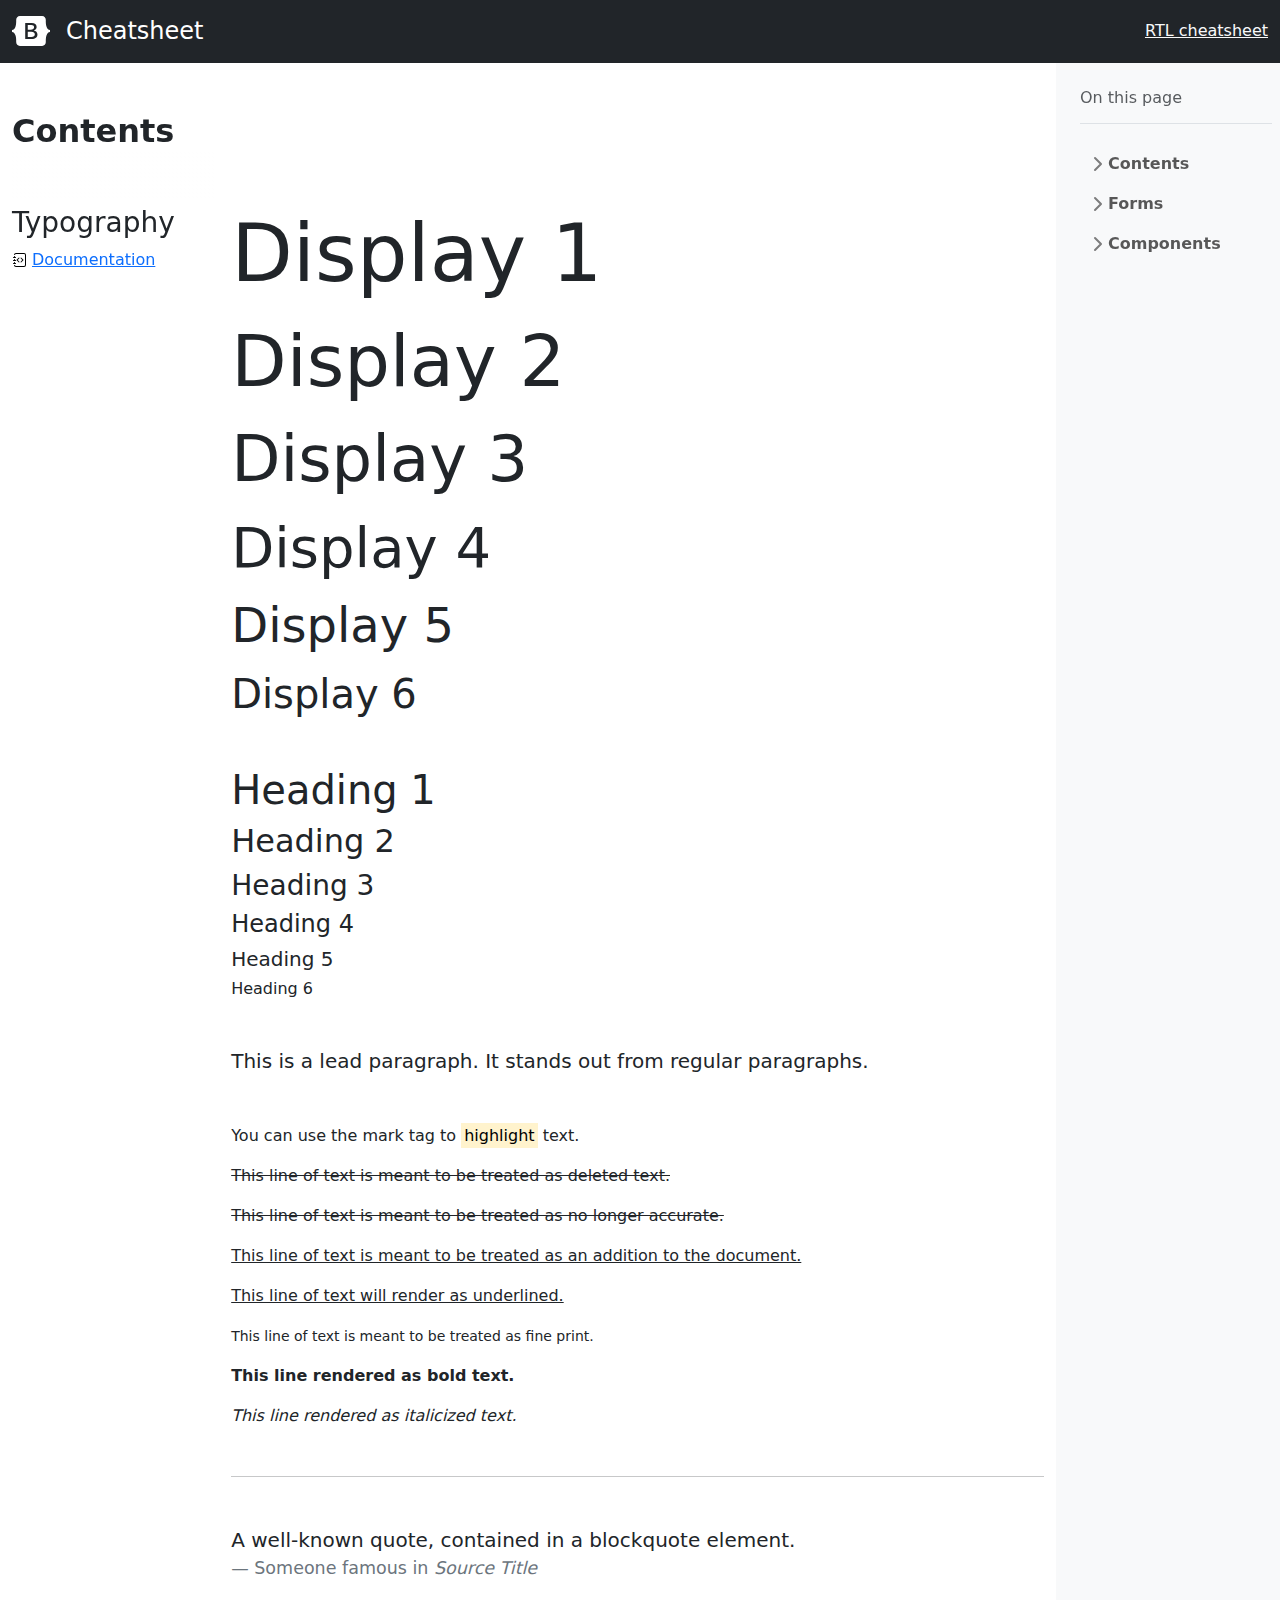
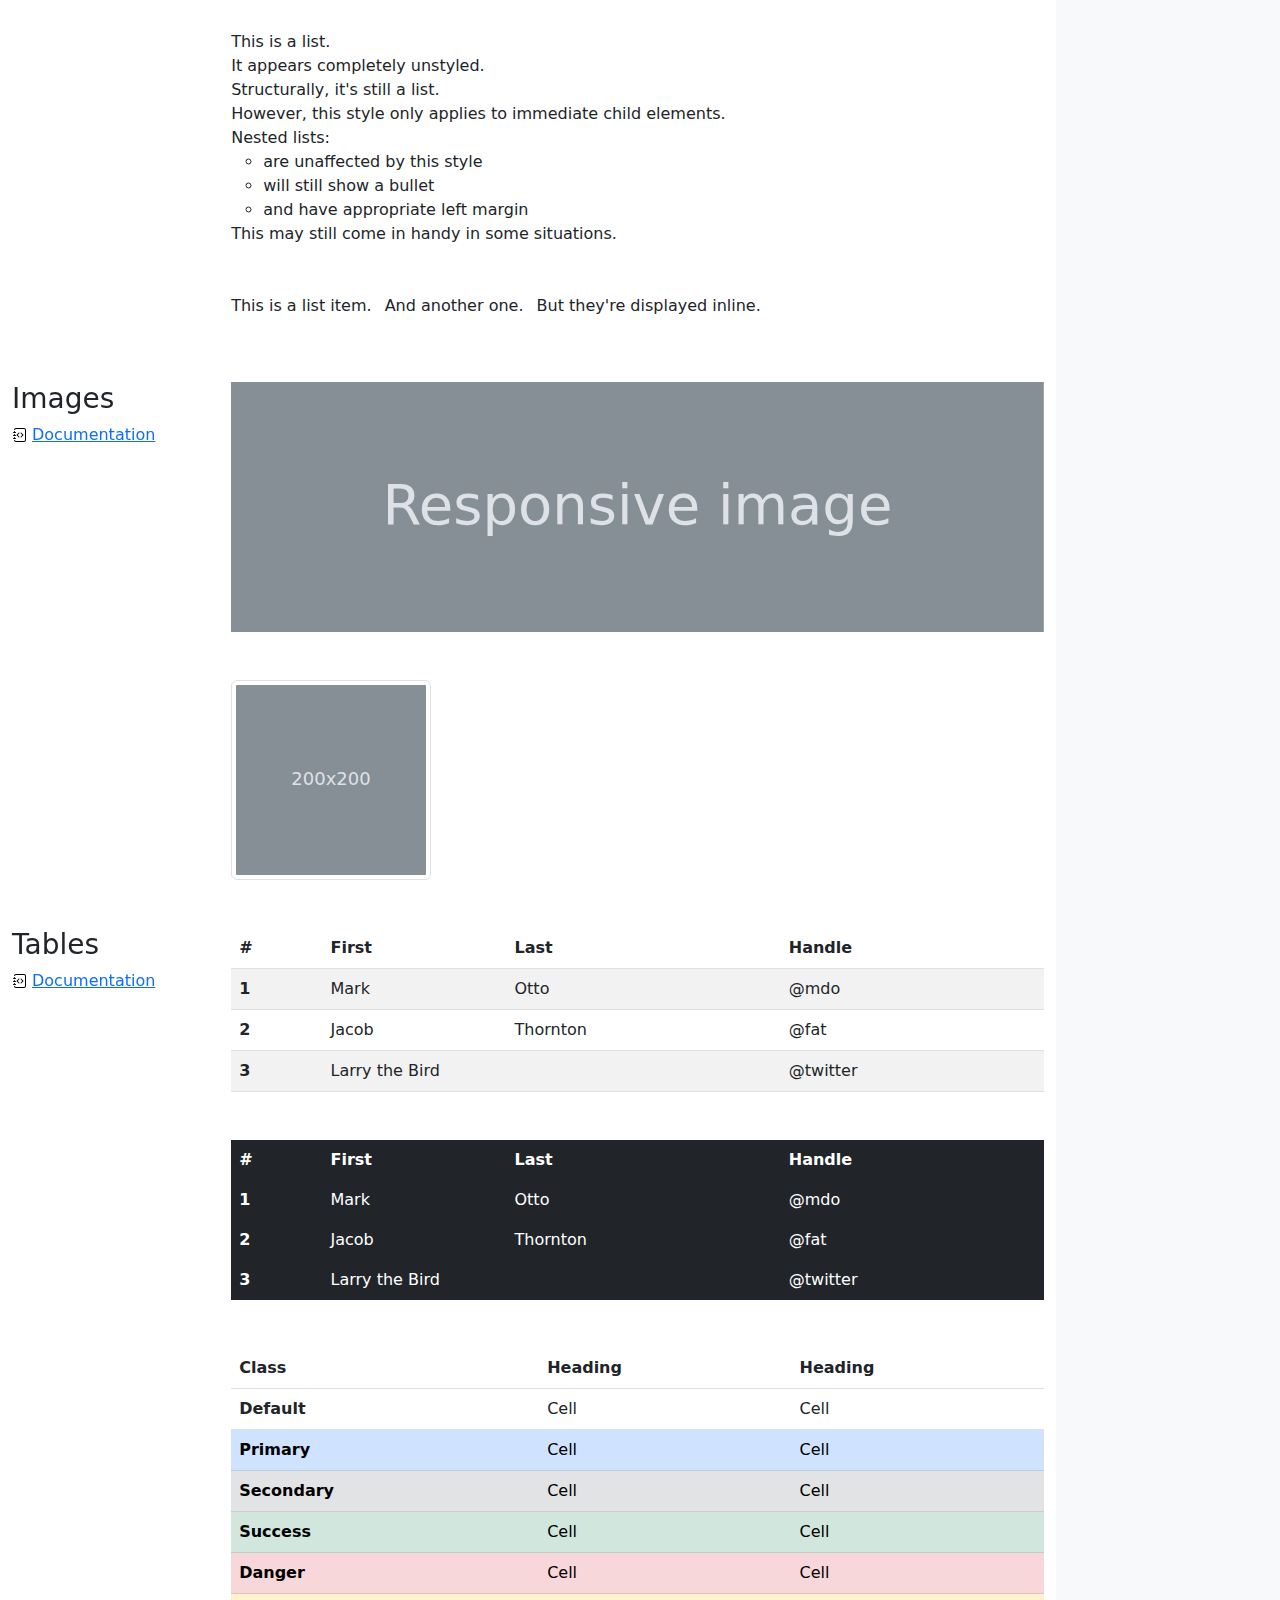
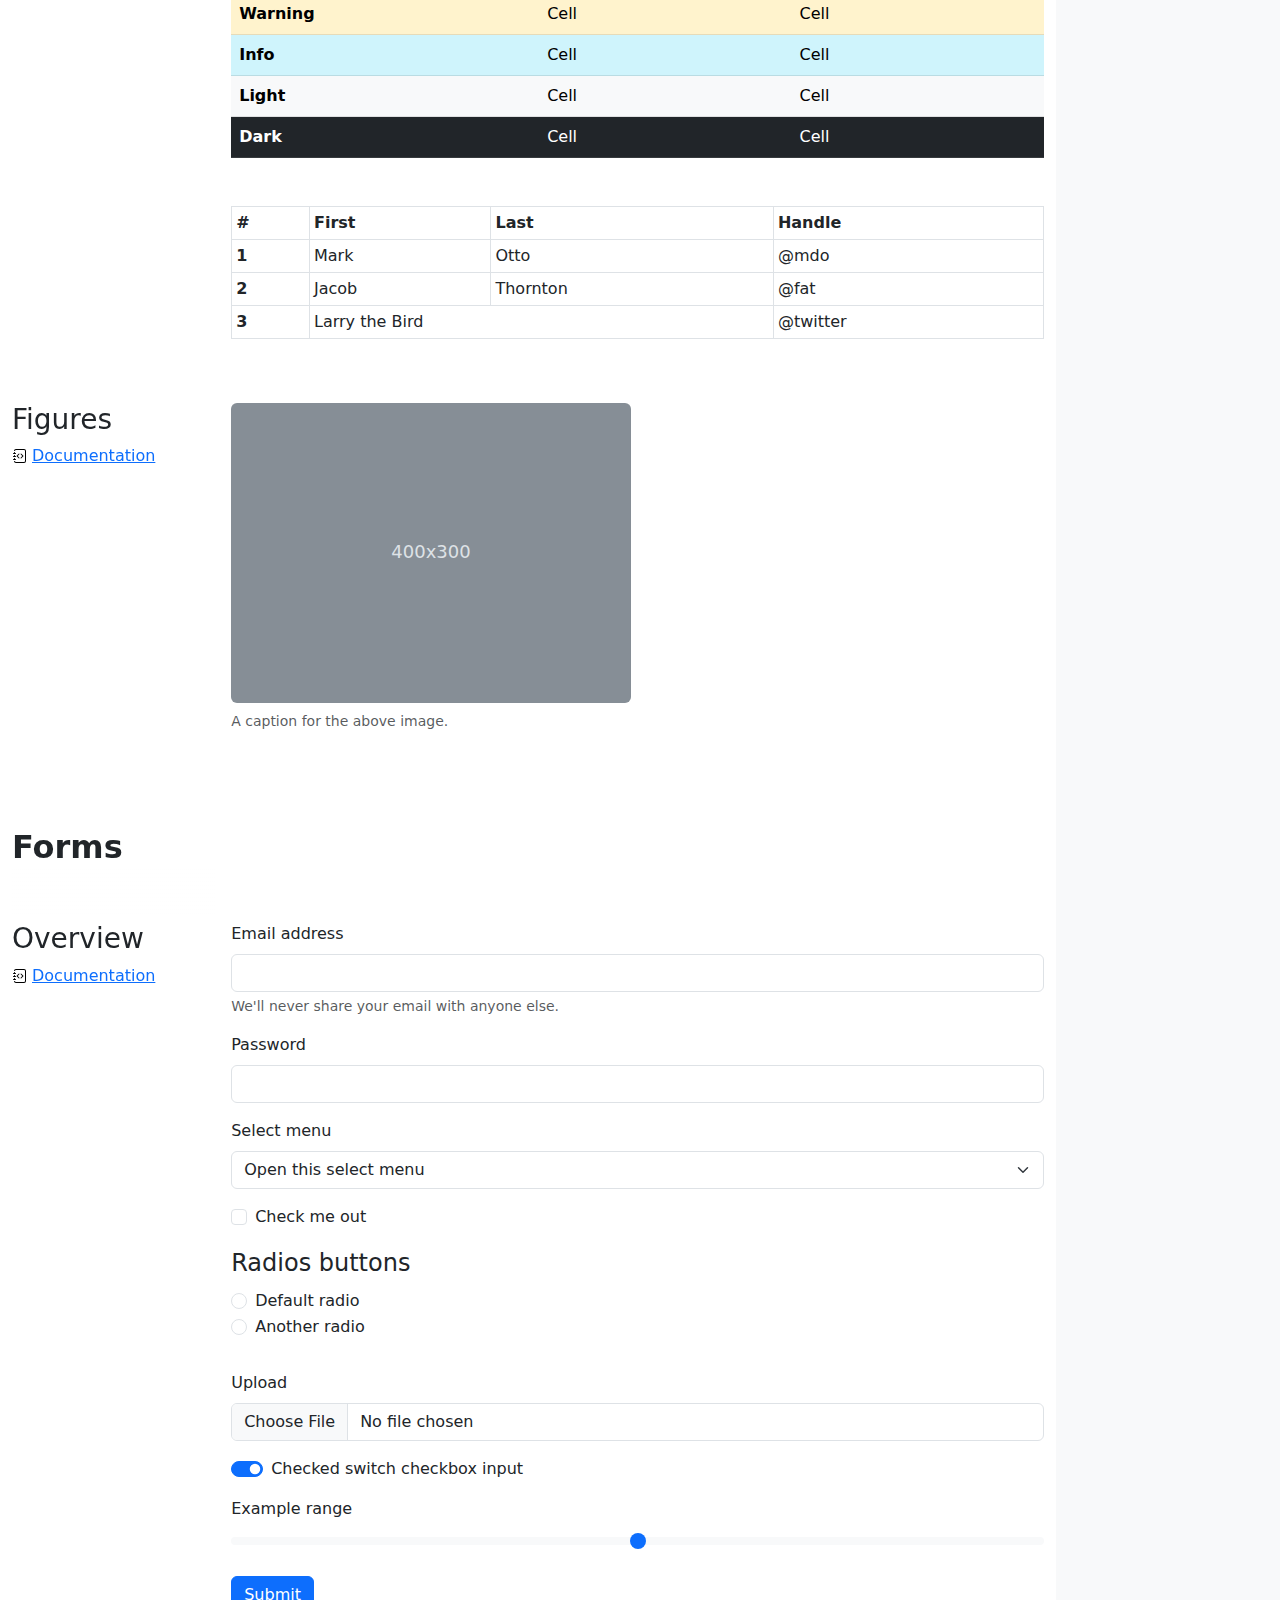
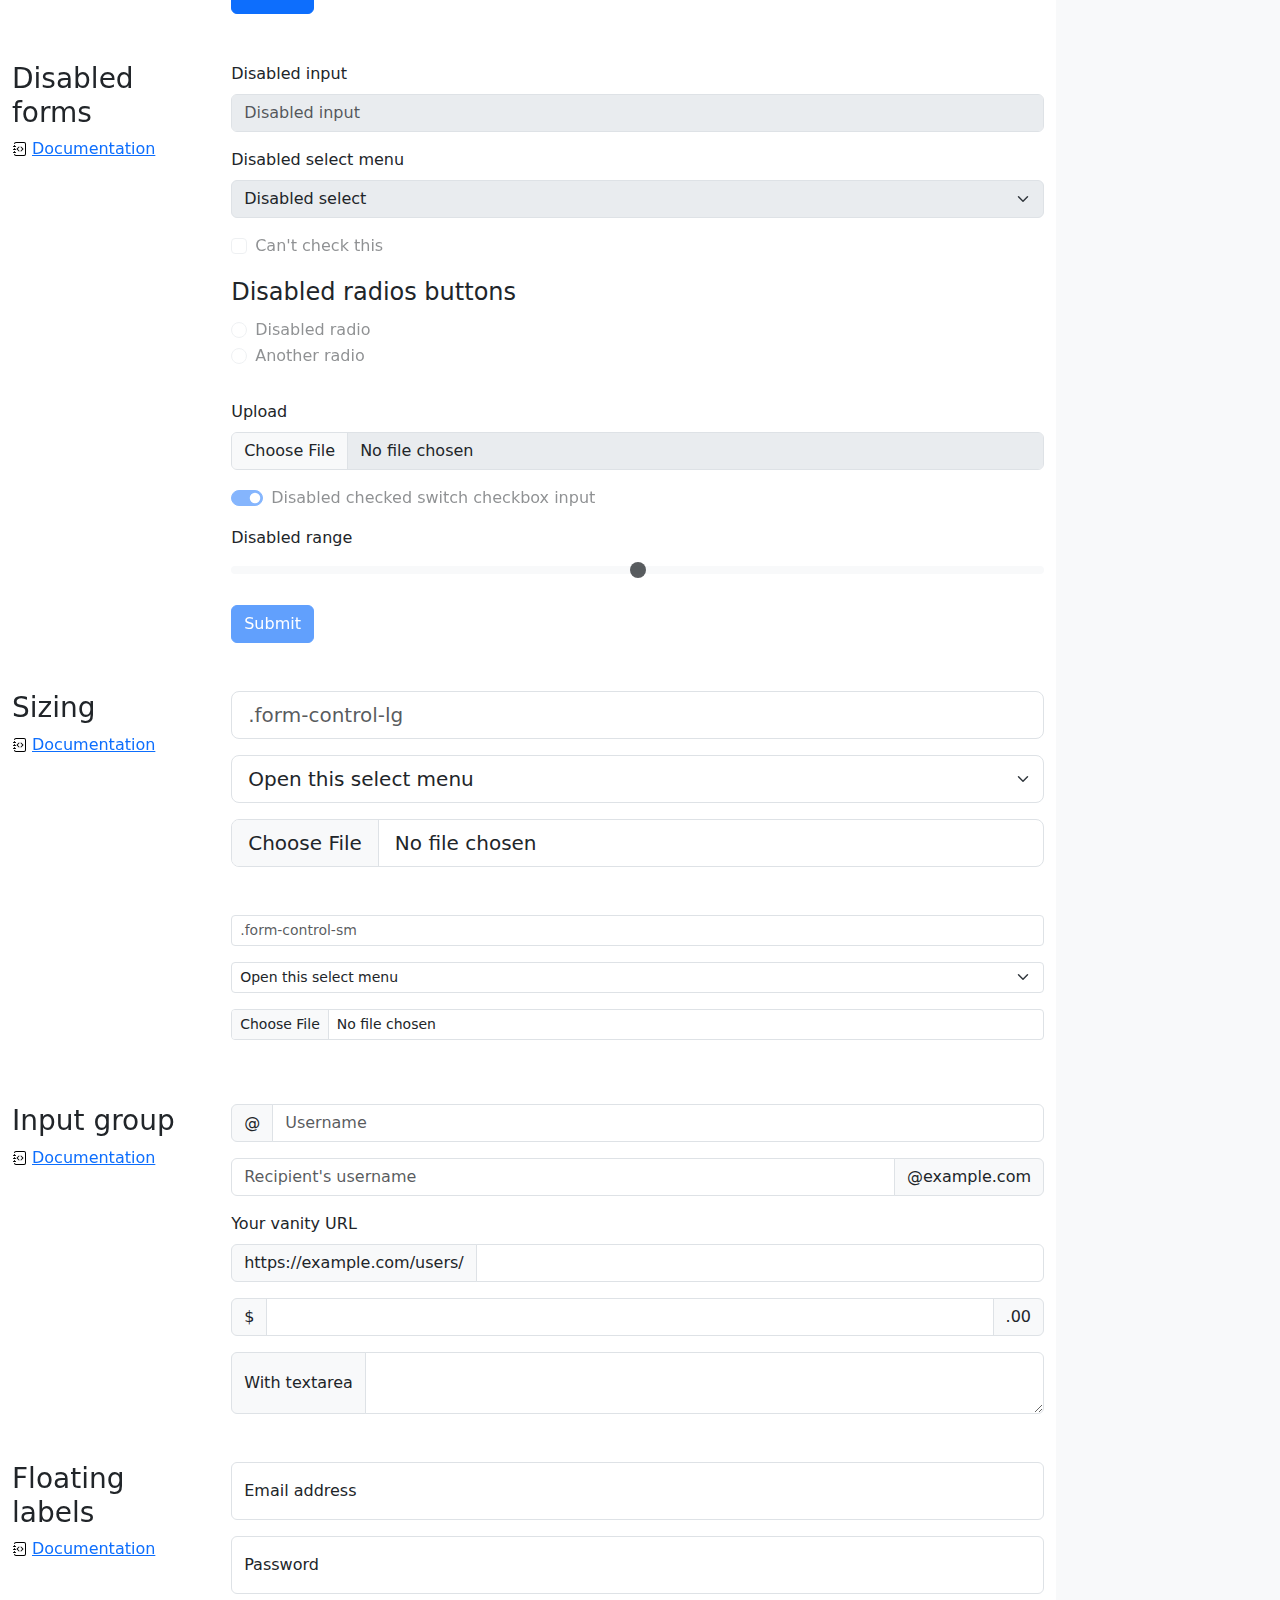
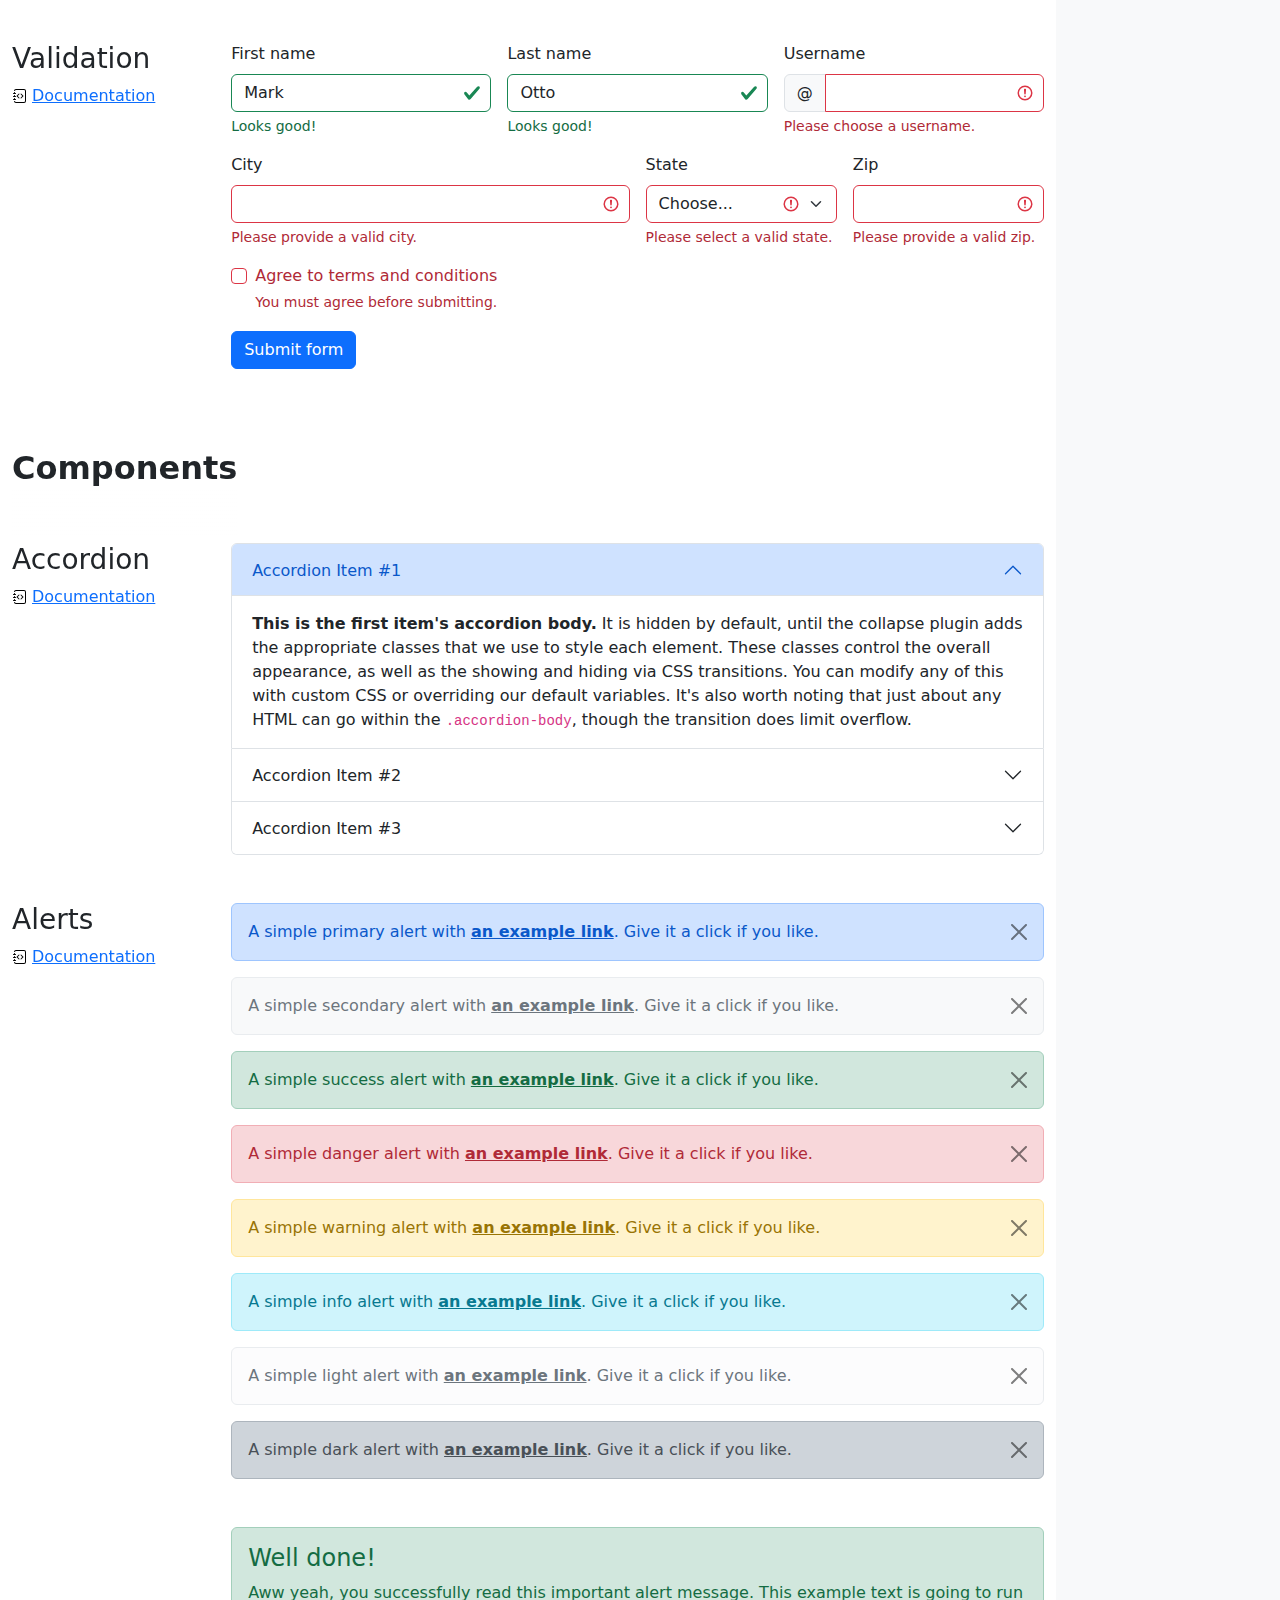
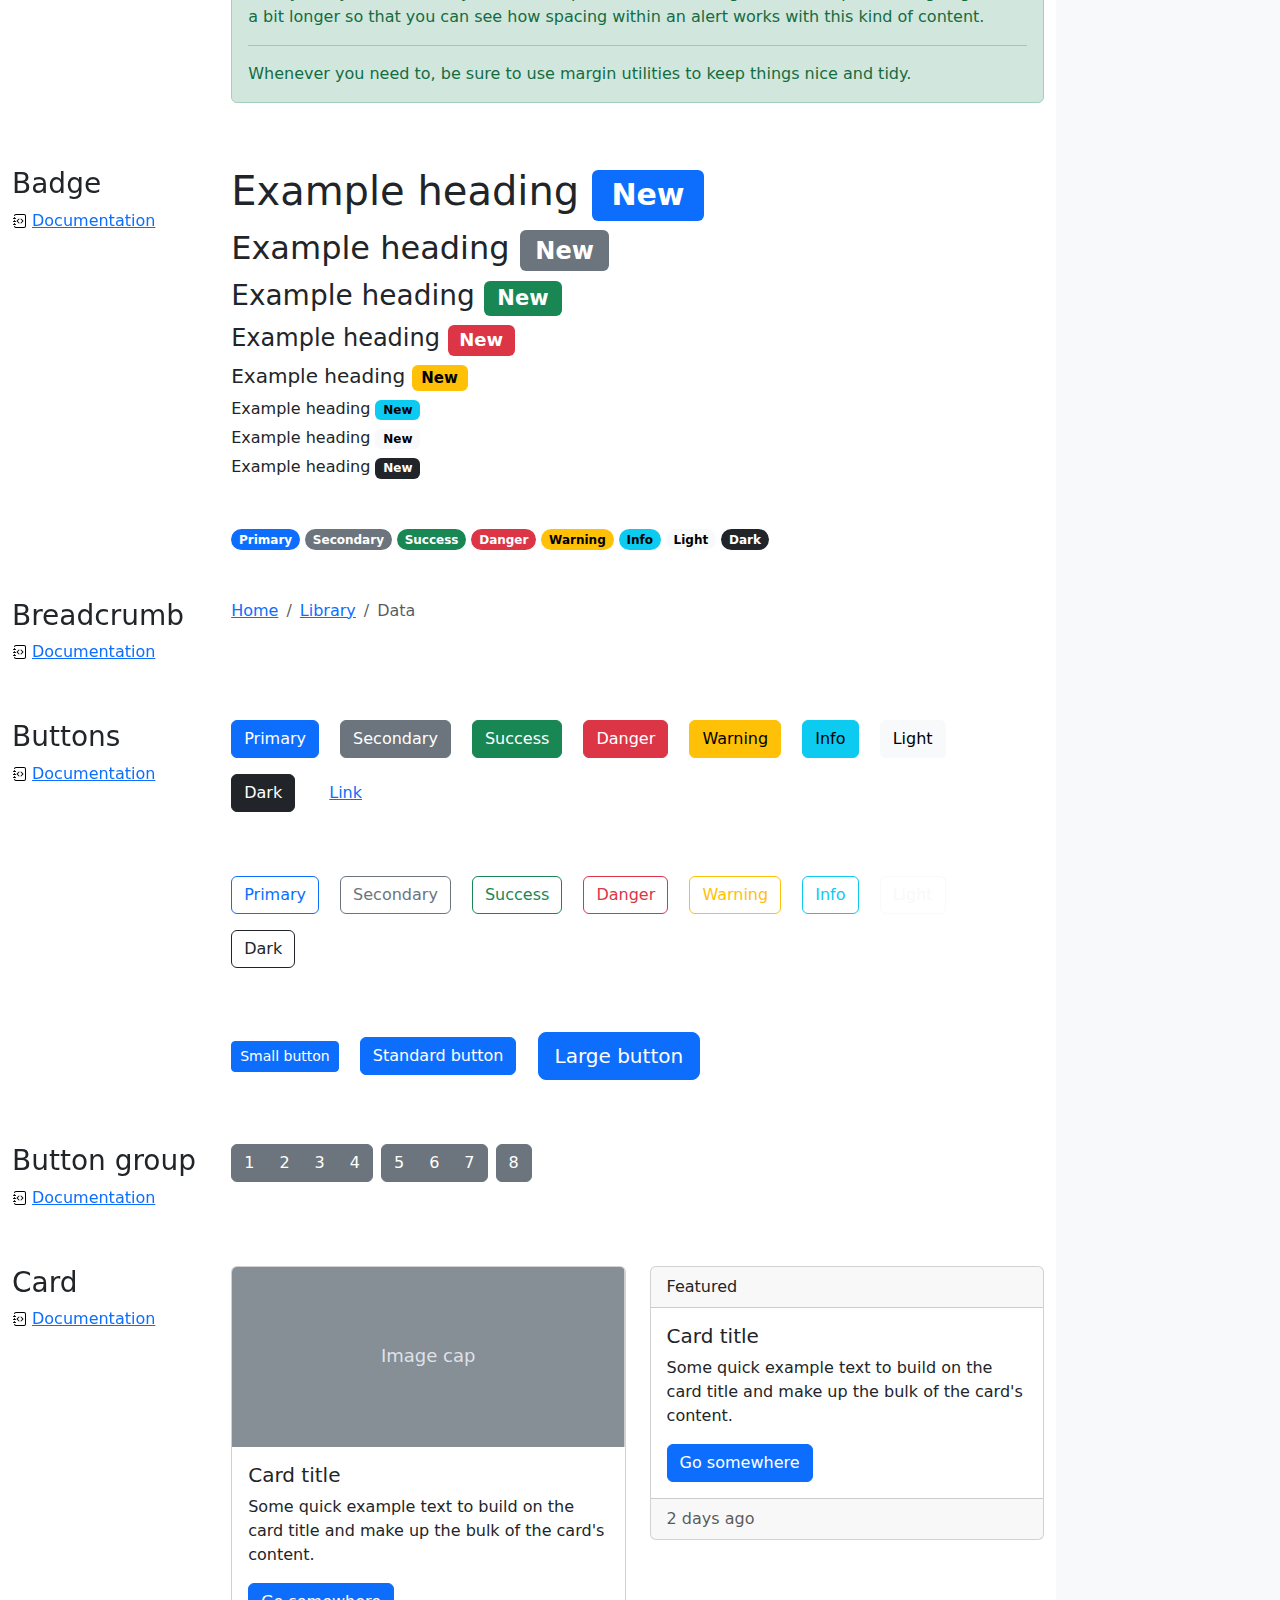
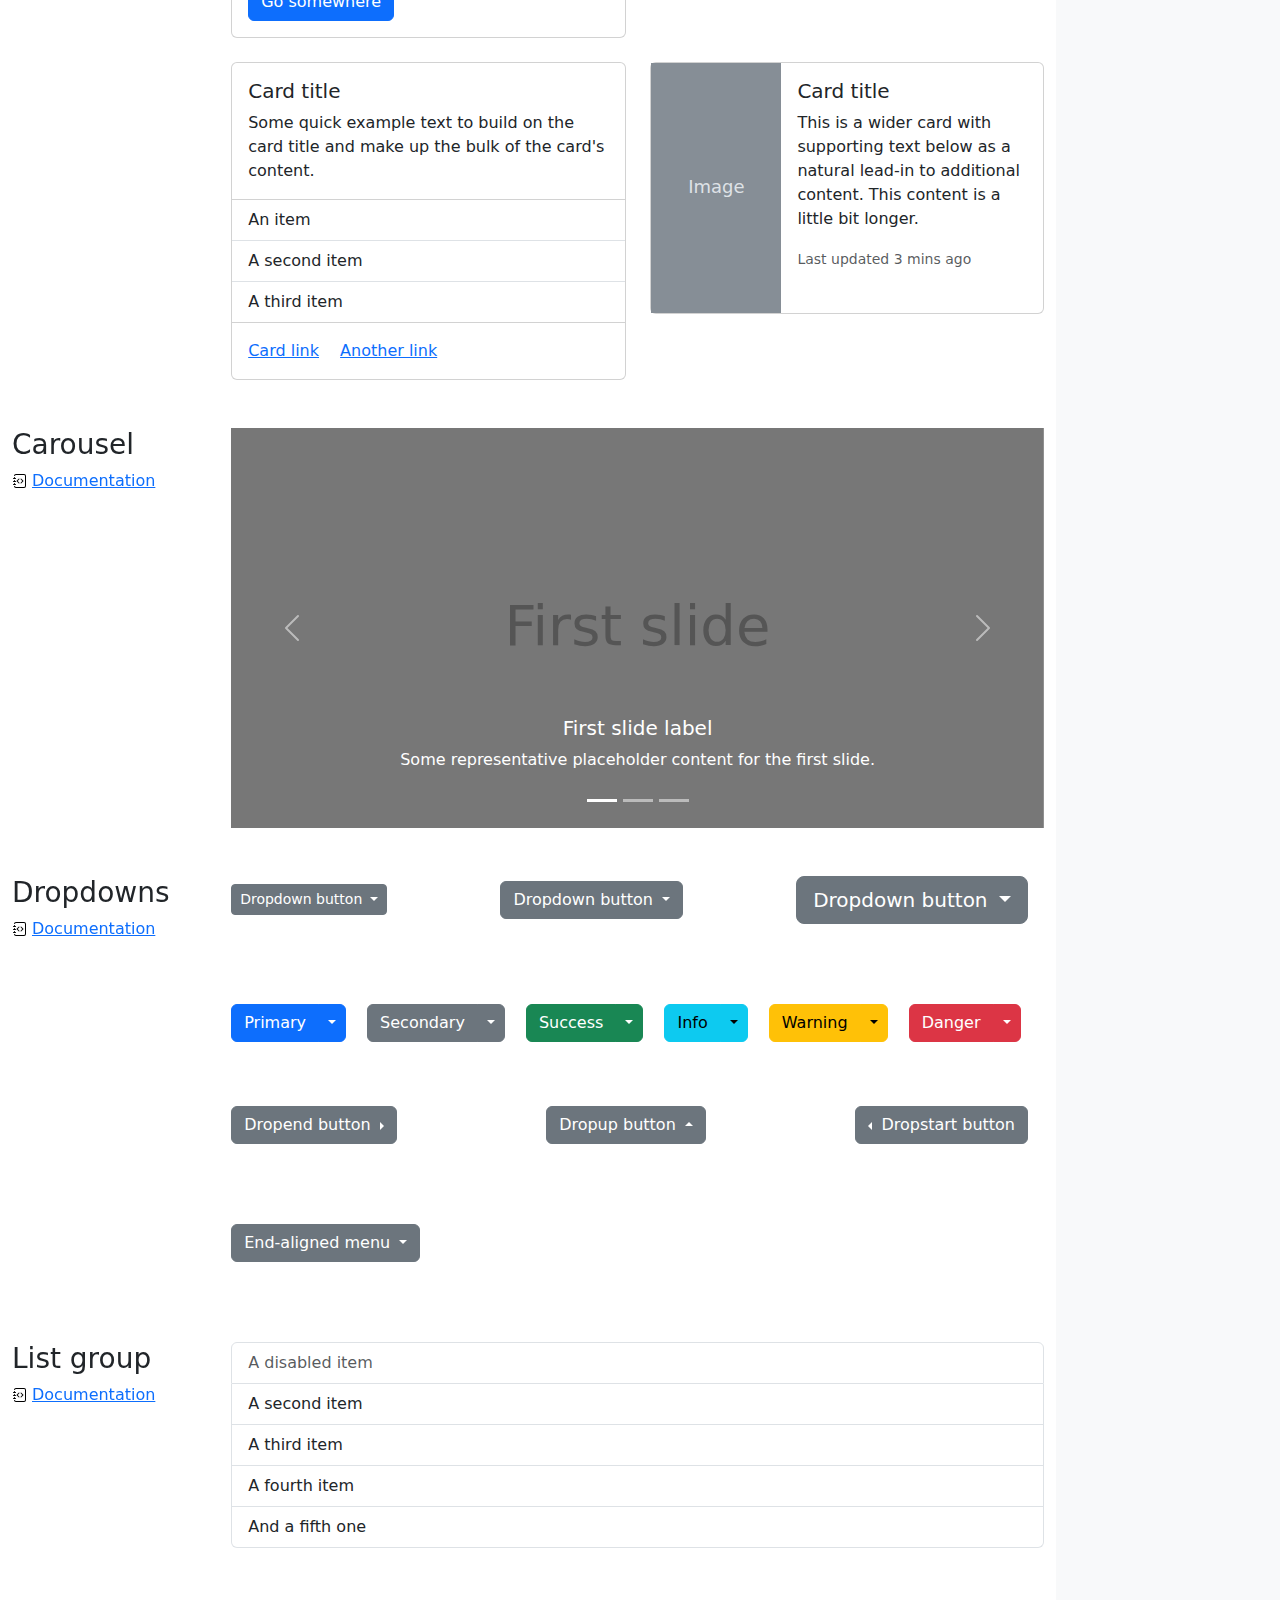
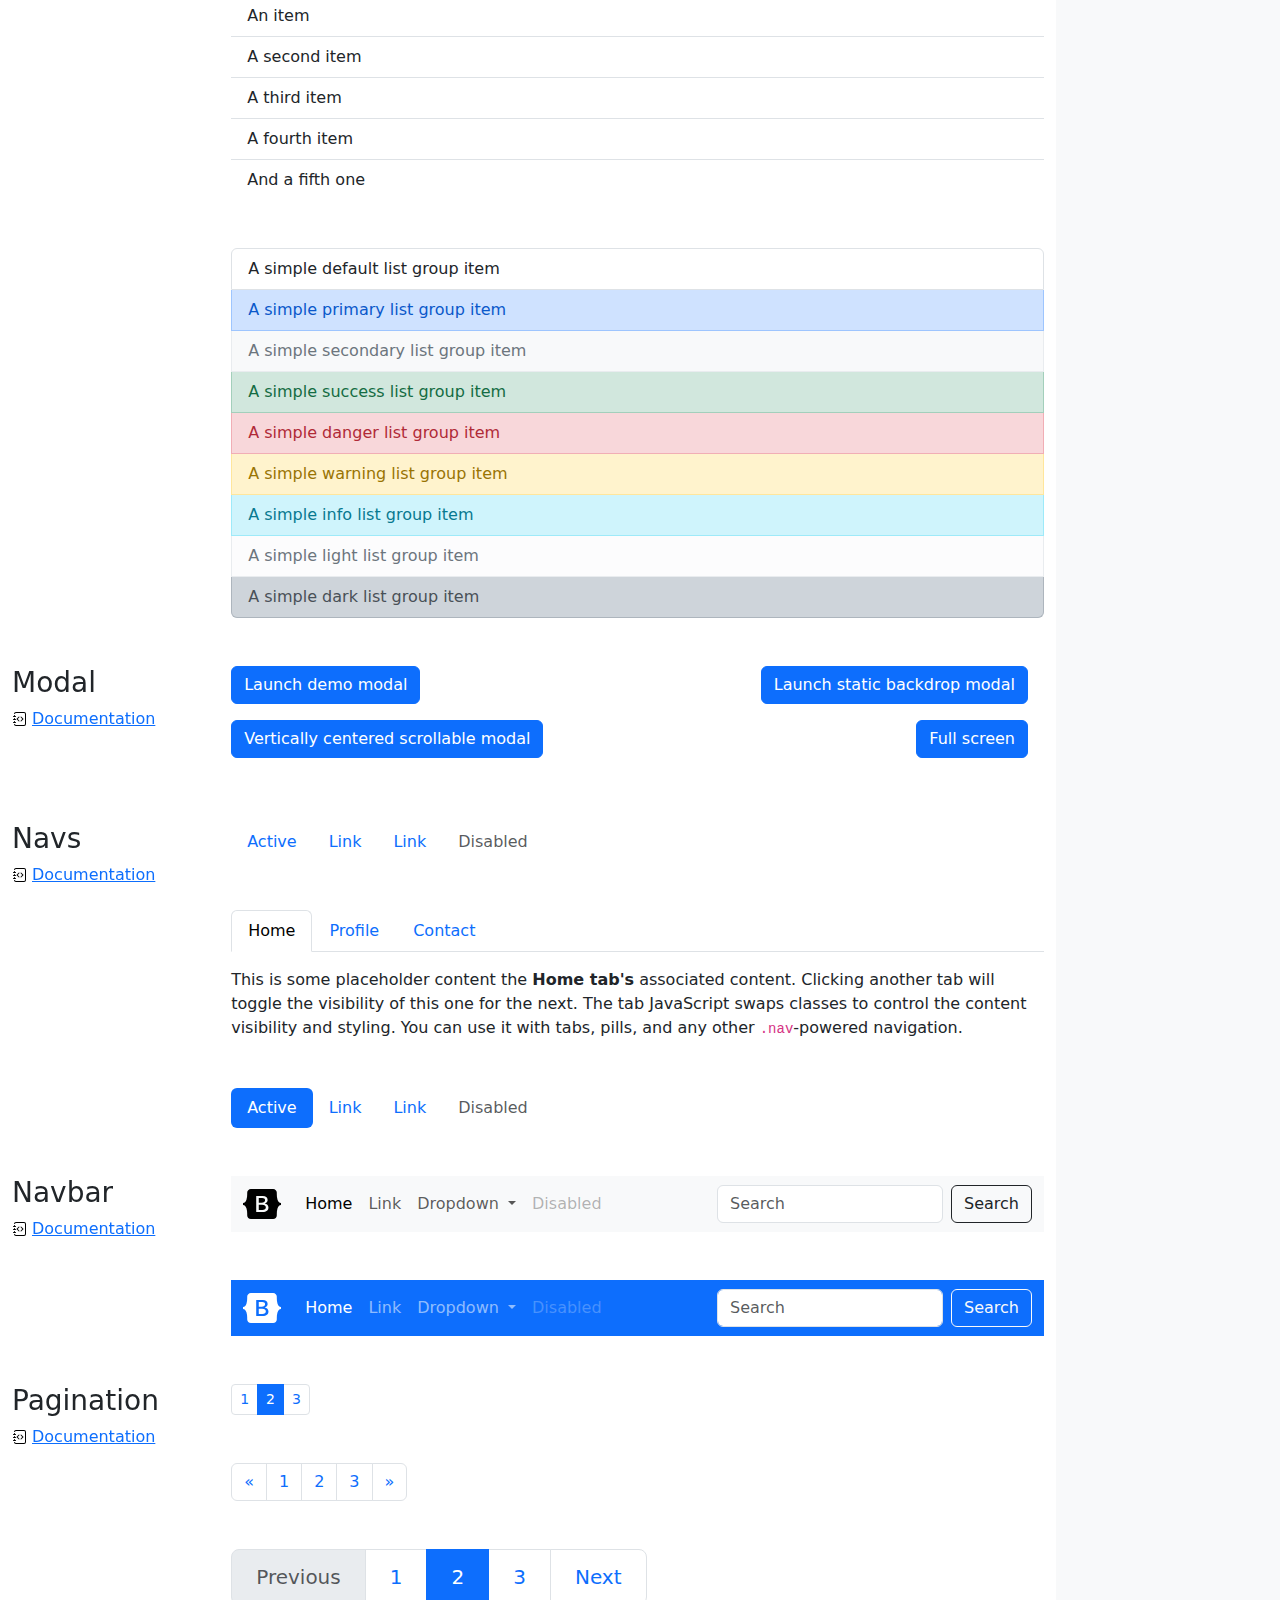
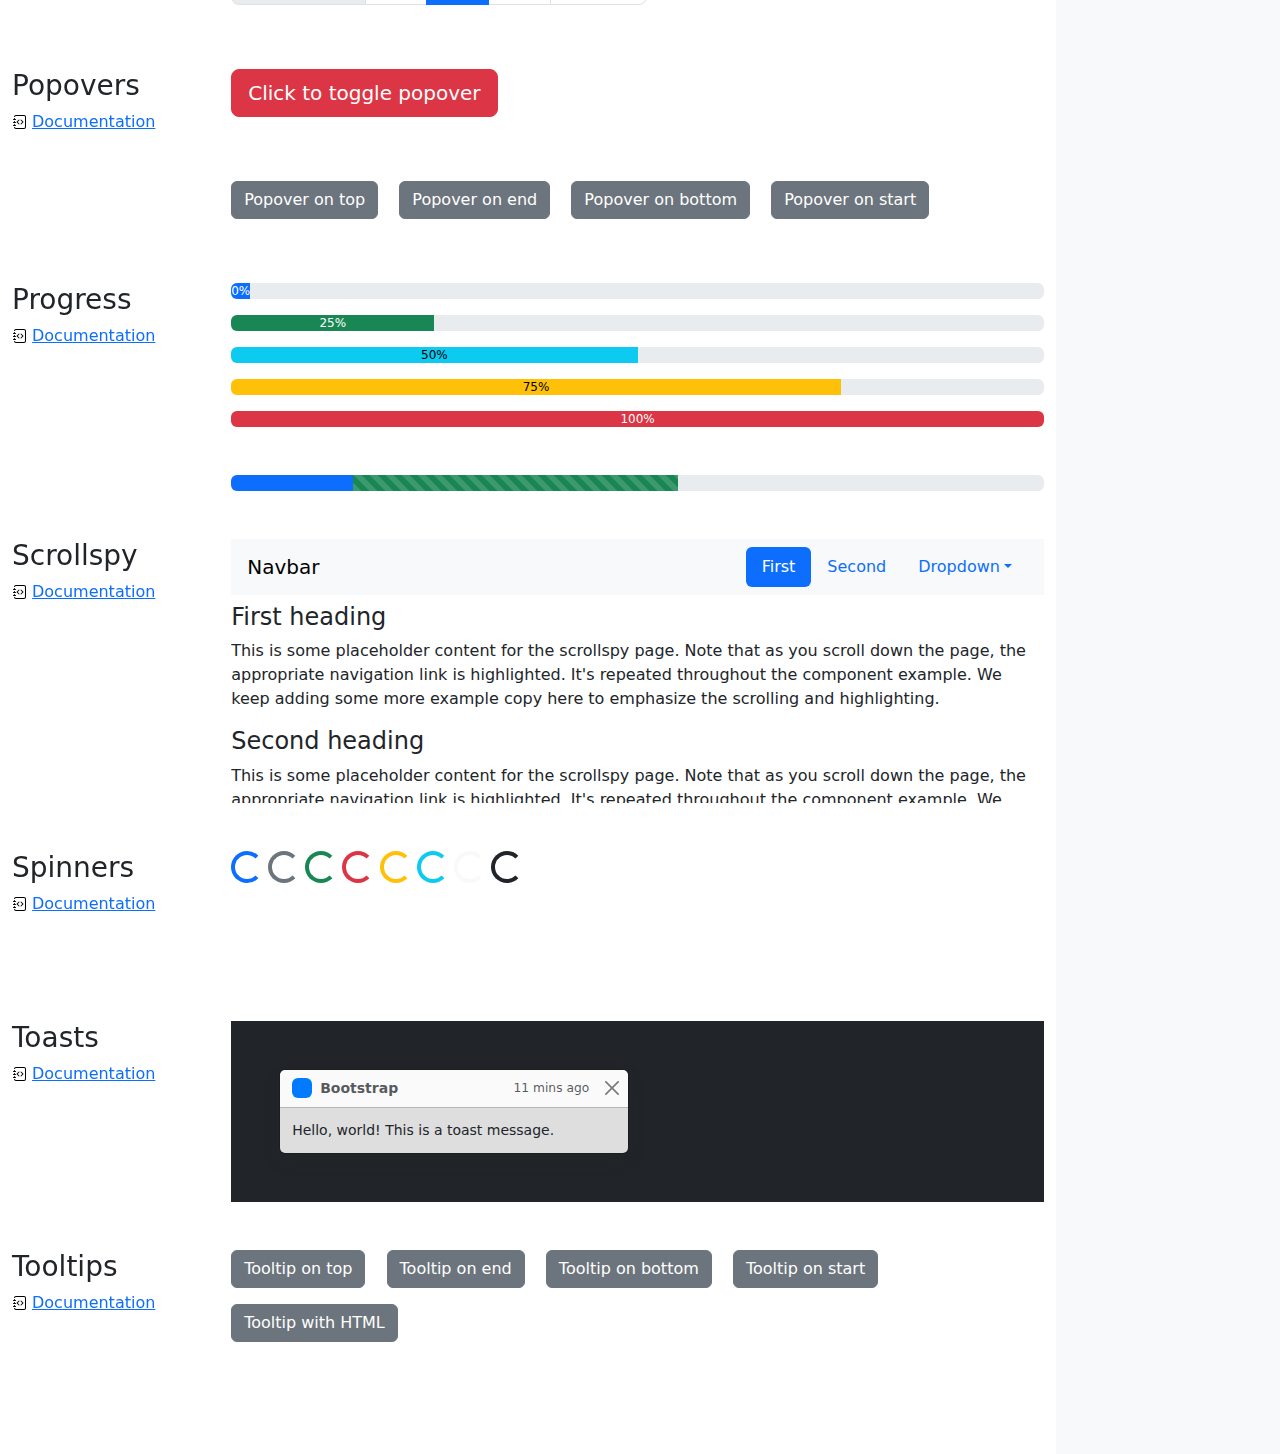
<file: Bootstrap/bootstrap-5.3.0-alpha1-examples/cheatsheet/index.html>
<!doctype html>
<html lang="en">
  <head>
    <meta charset="utf-8">
    <meta name="viewport" content="width=device-width, initial-scale=1">
    <meta name="description" content="">
    <meta name="author" content="Mark Otto, Jacob Thornton, and Bootstrap contributors">
    <meta name="generator" content="Hugo 0.108.0">
    <title>Cheatsheet · Bootstrap v5.3</title>

    <link rel="canonical" href="https://getbootstrap.com/docs/5.3/examples/cheatsheet/">

    

    

<link href="../assets/dist/css/bootstrap.min.css" rel="stylesheet">

    <style>
      .bd-placeholder-img {
        font-size: 1.125rem;
        text-anchor: middle;
        -webkit-user-select: none;
        -moz-user-select: none;
        user-select: none;
      }

      @media (min-width: 768px) {
        .bd-placeholder-img-lg {
          font-size: 3.5rem;
        }
      }

      .b-example-divider {
        height: 3rem;
        background-color: rgba(0, 0, 0, .1);
        border: solid rgba(0, 0, 0, .15);
        border-width: 1px 0;
        box-shadow: inset 0 .5em 1.5em rgba(0, 0, 0, .1), inset 0 .125em .5em rgba(0, 0, 0, .15);
      }

      .b-example-vr {
        flex-shrink: 0;
        width: 1.5rem;
        height: 100vh;
      }

      .bi {
        vertical-align: -.125em;
        fill: currentColor;
      }

      .nav-scroller {
        position: relative;
        z-index: 2;
        height: 2.75rem;
        overflow-y: hidden;
      }

      .nav-scroller .nav {
        display: flex;
        flex-wrap: nowrap;
        padding-bottom: 1rem;
        margin-top: -1px;
        overflow-x: auto;
        text-align: center;
        white-space: nowrap;
        -webkit-overflow-scrolling: touch;
      }
    </style>

    
    <!-- Custom styles for this template -->
    <link href="cheatsheet.css" rel="stylesheet">
  </head>
  <body class="bg-light">
    
<header class="bd-header bg-dark py-3 d-flex align-items-stretch border-bottom border-dark">
  <div class="container-fluid d-flex align-items-center">
    <h1 class="d-flex align-items-center fs-4 text-white mb-0">
      <img src="../assets/brand/bootstrap-logo-white.svg" width="38" height="30" class="me-3" alt="Bootstrap">
      Cheatsheet
    </h1>
    <a href="../examples/cheatsheet-rtl/" class="ms-auto link-light" hreflang="ar">RTL cheatsheet</a>
  </div>
</header>
<aside class="bd-aside sticky-xl-top text-muted align-self-start mb-3 mb-xl-5 px-2">
  <h2 class="h6 pt-4 pb-3 mb-4 border-bottom">On this page</h2>
  <nav class="small" id="toc">
    <ul class="list-unstyled">
      <li class="my-2">
        <button class="btn d-inline-flex align-items-center collapsed border-0" data-bs-toggle="collapse" aria-expanded="false" data-bs-target="#contents-collapse" aria-controls="contents-collapse">Contents</button>
        <ul class="list-unstyled ps-3 collapse" id="contents-collapse">
          <li><a class="d-inline-flex align-items-center rounded text-decoration-none" href="#typography">Typography</a></li>
          <li><a class="d-inline-flex align-items-center rounded text-decoration-none" href="#images">Images</a></li>
          <li><a class="d-inline-flex align-items-center rounded text-decoration-none" href="#tables">Tables</a></li>
          <li><a class="d-inline-flex align-items-center rounded text-decoration-none" href="#figures">Figures</a></li>
        </ul>
      </li>
      <li class="my-2">
        <button class="btn d-inline-flex align-items-center collapsed border-0" data-bs-toggle="collapse" aria-expanded="false" data-bs-target="#forms-collapse" aria-controls="forms-collapse">Forms</button>
        <ul class="list-unstyled ps-3 collapse" id="forms-collapse">
          <li><a class="d-inline-flex align-items-center rounded text-decoration-none" href="#overview">Overview</a></li>
          <li><a class="d-inline-flex align-items-center rounded text-decoration-none" href="#disabled-forms">Disabled forms</a></li>
          <li><a class="d-inline-flex align-items-center rounded text-decoration-none" href="#sizing">Sizing</a></li>
          <li><a class="d-inline-flex align-items-center rounded text-decoration-none" href="#input-group">Input group</a></li>
          <li><a class="d-inline-flex align-items-center rounded text-decoration-none" href="#floating-labels">Floating labels</a></li>
          <li><a class="d-inline-flex align-items-center rounded text-decoration-none" href="#validation">Validation</a></li>
        </ul>
      </li>
      <li class="my-2">
        <button class="btn d-inline-flex align-items-center collapsed border-0" data-bs-toggle="collapse" aria-expanded="false" data-bs-target="#components-collapse" aria-controls="components-collapse">Components</button>
        <ul class="list-unstyled ps-3 collapse" id="components-collapse">
          <li><a class="d-inline-flex align-items-center rounded text-decoration-none" href="#accordion">Accordion</a></li>
          <li><a class="d-inline-flex align-items-center rounded text-decoration-none" href="#alerts">Alerts</a></li>
          <li><a class="d-inline-flex align-items-center rounded text-decoration-none" href="#badge">Badge</a></li>
          <li><a class="d-inline-flex align-items-center rounded text-decoration-none" href="#breadcrumb">Breadcrumb</a></li>
          <li><a class="d-inline-flex align-items-center rounded text-decoration-none" href="#buttons">Buttons</a></li>
          <li><a class="d-inline-flex align-items-center rounded text-decoration-none" href="#button-group">Button group</a></li>
          <li><a class="d-inline-flex align-items-center rounded text-decoration-none" href="#card">Card</a></li>
          <li><a class="d-inline-flex align-items-center rounded text-decoration-none" href="#carousel">Carousel</a></li>
          <li><a class="d-inline-flex align-items-center rounded text-decoration-none" href="#dropdowns">Dropdowns</a></li>
          <li><a class="d-inline-flex align-items-center rounded text-decoration-none" href="#list-group">List group</a></li>
          <li><a class="d-inline-flex align-items-center rounded text-decoration-none" href="#modal">Modal</a></li>
          <li><a class="d-inline-flex align-items-center rounded text-decoration-none" href="#navs">Navs</a></li>
          <li><a class="d-inline-flex align-items-center rounded text-decoration-none" href="#navbar">Navbar</a></li>
          <li><a class="d-inline-flex align-items-center rounded text-decoration-none" href="#pagination">Pagination</a></li>
          <li><a class="d-inline-flex align-items-center rounded text-decoration-none" href="#popovers">Popovers</a></li>
          <li><a class="d-inline-flex align-items-center rounded text-decoration-none" href="#progress">Progress</a></li>
          <li><a class="d-inline-flex align-items-center rounded text-decoration-none" href="#scrollspy">Scrollspy</a></li>
          <li><a class="d-inline-flex align-items-center rounded text-decoration-none" href="#spinners">Spinners</a></li>
          <li><a class="d-inline-flex align-items-center rounded text-decoration-none" href="#toasts">Toasts</a></li>
          <li><a class="d-inline-flex align-items-center rounded text-decoration-none" href="#tooltips">Tooltips</a></li>
        </ul>
      </li>
    </ul>
  </nav>
</aside>
<div class="bd-cheatsheet container-fluid bg-body">
  <section id="content">
    <h2 class="sticky-xl-top fw-bold pt-3 pt-xl-5 pb-2 pb-xl-3">Contents</h2>

    <article class="my-3" id="typography">
      <div class="bd-heading sticky-xl-top align-self-start mt-5 mb-3 mt-xl-0 mb-xl-2">
        <h3>Typography</h3>
        <a class="d-flex align-items-center" href="../content/typography/">Documentation</a>
      </div>

      <div>
        <div class="bd-example-snippet bd-code-snippet"><div class="bd-example">
        <p class="display-1">Display 1</p>
        <p class="display-2">Display 2</p>
        <p class="display-3">Display 3</p>
        <p class="display-4">Display 4</p>
        <p class="display-5">Display 5</p>
        <p class="display-6">Display 6</p>
        </div></div>


        <div class="bd-example-snippet bd-code-snippet"><div class="bd-example">
        <p class="h1">Heading 1</p>
        <p class="h2">Heading 2</p>
        <p class="h3">Heading 3</p>
        <p class="h4">Heading 4</p>
        <p class="h5">Heading 5</p>
        <p class="h6">Heading 6</p>
        </div></div>


        <div class="bd-example-snippet bd-code-snippet"><div class="bd-example">
        <p class="lead">
          This is a lead paragraph. It stands out from regular paragraphs.
        </p>
        </div></div>


        <div class="bd-example-snippet bd-code-snippet"><div class="bd-example">
        <p>You can use the mark tag to <mark>highlight</mark> text.</p>
        <p><del>This line of text is meant to be treated as deleted text.</del></p>
        <p><s>This line of text is meant to be treated as no longer accurate.</s></p>
        <p><ins>This line of text is meant to be treated as an addition to the document.</ins></p>
        <p><u>This line of text will render as underlined.</u></p>
        <p><small>This line of text is meant to be treated as fine print.</small></p>
        <p><strong>This line rendered as bold text.</strong></p>
        <p><em>This line rendered as italicized text.</em></p>
        </div></div>


        <div class="bd-example-snippet bd-code-snippet"><div class="bd-example">
        <hr>
        </div></div>


        <div class="bd-example-snippet bd-code-snippet"><div class="bd-example">
        <blockquote class="blockquote">
          <p>A well-known quote, contained in a blockquote element.</p>
          <footer class="blockquote-footer">Someone famous in <cite title="Source Title">Source Title</cite></footer>
        </blockquote>
        </div></div>


        <div class="bd-example-snippet bd-code-snippet"><div class="bd-example">
        <ul class="list-unstyled">
          <li>This is a list.</li>
          <li>It appears completely unstyled.</li>
          <li>Structurally, it's still a list.</li>
          <li>However, this style only applies to immediate child elements.</li>
          <li>Nested lists:
            <ul>
              <li>are unaffected by this style</li>
              <li>will still show a bullet</li>
              <li>and have appropriate left margin</li>
            </ul>
          </li>
          <li>This may still come in handy in some situations.</li>
        </ul>
        </div></div>


        <div class="bd-example-snippet bd-code-snippet"><div class="bd-example">
        <ul class="list-inline">
          <li class="list-inline-item">This is a list item.</li>
          <li class="list-inline-item">And another one.</li>
          <li class="list-inline-item">But they're displayed inline.</li>
        </ul>
        </div></div>

      </div>
    </article>
    <article class="my-3" id="images">
      <div class="bd-heading sticky-xl-top align-self-start mt-5 mb-3 mt-xl-0 mb-xl-2">
        <h3>Images</h3>
        <a class="d-flex align-items-center" href="../content/images/">Documentation</a>
      </div>

      <div>
        <div class="bd-example-snippet bd-code-snippet"><div class="bd-example">
        <svg class="bd-placeholder-img bd-placeholder-img-lg img-fluid" width="100%" height="250" xmlns="http://www.w3.org/2000/svg" role="img" aria-label="Placeholder: Responsive image" preserveAspectRatio="xMidYMid slice" focusable="false"><title>Placeholder</title><rect width="100%" height="100%" fill="#868e96"/><text x="50%" y="50%" fill="#dee2e6" dy=".3em">Responsive image</text></svg>
        </div></div>


        <div class="bd-example-snippet bd-code-snippet"><div class="bd-example">
        <svg class="bd-placeholder-img img-thumbnail" width="200" height="200" xmlns="http://www.w3.org/2000/svg" role="img" aria-label="A generic square placeholder image with a white border around it, making it resemble a photograph taken with an old instant camera: 200x200" preserveAspectRatio="xMidYMid slice" focusable="false"><title>A generic square placeholder image with a white border around it, making it resemble a photograph taken with an old instant camera</title><rect width="100%" height="100%" fill="#868e96"/><text x="50%" y="50%" fill="#dee2e6" dy=".3em">200x200</text></svg>
        </div></div>

      </div>
    </article>
    <article class="my-3" id="tables">
      <div class="bd-heading sticky-xl-top align-self-start mt-5 mb-3 mt-xl-0 mb-xl-2">
        <h3>Tables</h3>
        <a class="d-flex align-items-center" href="../content/tables/">Documentation</a>
      </div>

      <div>
        <div class="bd-example-snippet bd-code-snippet"><div class="bd-example">
        <table class="table table-striped">
          <thead>
          <tr>
            <th scope="col">#</th>
            <th scope="col">First</th>
            <th scope="col">Last</th>
            <th scope="col">Handle</th>
          </tr>
          </thead>
          <tbody>
          <tr>
            <th scope="row">1</th>
            <td>Mark</td>
            <td>Otto</td>
            <td>@mdo</td>
          </tr>
          <tr>
            <th scope="row">2</th>
            <td>Jacob</td>
            <td>Thornton</td>
            <td>@fat</td>
          </tr>
          <tr>
            <th scope="row">3</th>
            <td colspan="2">Larry the Bird</td>
            <td>@twitter</td>
          </tr>
          </tbody>
        </table>
        </div></div>


        <div class="bd-example-snippet bd-code-snippet"><div class="bd-example">
        <table class="table table-dark table-borderless">
          <thead>
          <tr>
            <th scope="col">#</th>
            <th scope="col">First</th>
            <th scope="col">Last</th>
            <th scope="col">Handle</th>
          </tr>
          </thead>
          <tbody>
          <tr>
            <th scope="row">1</th>
            <td>Mark</td>
            <td>Otto</td>
            <td>@mdo</td>
          </tr>
          <tr>
            <th scope="row">2</th>
            <td>Jacob</td>
            <td>Thornton</td>
            <td>@fat</td>
          </tr>
          <tr>
            <th scope="row">3</th>
            <td colspan="2">Larry the Bird</td>
            <td>@twitter</td>
          </tr>
          </tbody>
        </table>
        </div></div>


        <div class="bd-example-snippet bd-code-snippet"><div class="bd-example">
        <table class="table table-hover">
          <thead>
          <tr>
            <th scope="col">Class</th>
            <th scope="col">Heading</th>
            <th scope="col">Heading</th>
          </tr>
          </thead>
          <tbody>
          <tr>
            <th scope="row">Default</th>
            <td>Cell</td>
            <td>Cell</td>
          </tr>
          
          <tr class="table-primary">
            <th scope="row">Primary</th>
            <td>Cell</td>
            <td>Cell</td>
          </tr>
          <tr class="table-secondary">
            <th scope="row">Secondary</th>
            <td>Cell</td>
            <td>Cell</td>
          </tr>
          <tr class="table-success">
            <th scope="row">Success</th>
            <td>Cell</td>
            <td>Cell</td>
          </tr>
          <tr class="table-danger">
            <th scope="row">Danger</th>
            <td>Cell</td>
            <td>Cell</td>
          </tr>
          <tr class="table-warning">
            <th scope="row">Warning</th>
            <td>Cell</td>
            <td>Cell</td>
          </tr>
          <tr class="table-info">
            <th scope="row">Info</th>
            <td>Cell</td>
            <td>Cell</td>
          </tr>
          <tr class="table-light">
            <th scope="row">Light</th>
            <td>Cell</td>
            <td>Cell</td>
          </tr>
          <tr class="table-dark">
            <th scope="row">Dark</th>
            <td>Cell</td>
            <td>Cell</td>
          </tr>
          </tbody>
        </table>
        </div></div>


        <div class="bd-example-snippet bd-code-snippet"><div class="bd-example">
        <table class="table table-sm table-bordered">
          <thead>
          <tr>
            <th scope="col">#</th>
            <th scope="col">First</th>
            <th scope="col">Last</th>
            <th scope="col">Handle</th>
          </tr>
          </thead>
          <tbody>
          <tr>
            <th scope="row">1</th>
            <td>Mark</td>
            <td>Otto</td>
            <td>@mdo</td>
          </tr>
          <tr>
            <th scope="row">2</th>
            <td>Jacob</td>
            <td>Thornton</td>
            <td>@fat</td>
          </tr>
          <tr>
            <th scope="row">3</th>
            <td colspan="2">Larry the Bird</td>
            <td>@twitter</td>
          </tr>
          </tbody>
        </table>
        </div></div>

      </div>
    </article>
    <article class="my-3" id="figures">
      <div class="bd-heading sticky-xl-top align-self-start mt-5 mb-3 mt-xl-0 mb-xl-2">
        <h3>Figures</h3>
        <a class="d-flex align-items-center" href="../content/figures/">Documentation</a>
      </div>

      <div>
        <div class="bd-example-snippet bd-code-snippet"><div class="bd-example">
        <figure class="figure">
          <svg class="bd-placeholder-img figure-img img-fluid rounded" width="400" height="300" xmlns="http://www.w3.org/2000/svg" role="img" aria-label="Placeholder: 400x300" preserveAspectRatio="xMidYMid slice" focusable="false"><title>Placeholder</title><rect width="100%" height="100%" fill="#868e96"/><text x="50%" y="50%" fill="#dee2e6" dy=".3em">400x300</text></svg>
          <figcaption class="figure-caption">A caption for the above image.</figcaption>
        </figure>
        </div></div>

      </div>
    </article>
  </section>

  <section id="forms">
    <h2 class="sticky-xl-top fw-bold pt-3 pt-xl-5 pb-2 pb-xl-3">Forms</h2>

    <article class="my-3" id="overview">
      <div class="bd-heading sticky-xl-top align-self-start mt-5 mb-3 mt-xl-0 mb-xl-2">
        <h3>Overview</h3>
        <a class="d-flex align-items-center" href="../forms/overview/">Documentation</a>
      </div>

      <div>
        <div class="bd-example-snippet bd-code-snippet"><div class="bd-example">
        <form>
          <div class="mb-3">
            <label for="exampleInputEmail1" class="form-label">Email address</label>
            <input type="email" class="form-control" id="exampleInputEmail1" aria-describedby="emailHelp">
            <div id="emailHelp" class="form-text">We'll never share your email with anyone else.</div>
          </div>
          <div class="mb-3">
            <label for="exampleInputPassword1" class="form-label">Password</label>
            <input type="password" class="form-control" id="exampleInputPassword1">
          </div>
          <div class="mb-3">
            <label for="exampleSelect" class="form-label">Select menu</label>
            <select class="form-select" id="exampleSelect">
              <option selected>Open this select menu</option>
              <option value="1">One</option>
              <option value="2">Two</option>
              <option value="3">Three</option>
            </select>
          </div>
          <div class="mb-3 form-check">
            <input type="checkbox" class="form-check-input" id="exampleCheck1">
            <label class="form-check-label" for="exampleCheck1">Check me out</label>
          </div>
          <fieldset class="mb-3">
            <legend>Radios buttons</legend>
            <div class="form-check">
              <input type="radio" name="radios" class="form-check-input" id="exampleRadio1">
              <label class="form-check-label" for="exampleRadio1">Default radio</label>
            </div>
            <div class="mb-3 form-check">
              <input type="radio" name="radios" class="form-check-input" id="exampleRadio2">
              <label class="form-check-label" for="exampleRadio2">Another radio</label>
            </div>
          </fieldset>
          <div class="mb-3">
            <label class="form-label" for="customFile">Upload</label>
            <input type="file" class="form-control" id="customFile">
          </div>
          <div class="mb-3 form-check form-switch">
            <input class="form-check-input" type="checkbox" role="switch" id="flexSwitchCheckChecked" checked>
            <label class="form-check-label" for="flexSwitchCheckChecked">Checked switch checkbox input</label>
          </div>
          <div class="mb-3">
            <label for="customRange3" class="form-label">Example range</label>
            <input type="range" class="form-range" min="0" max="5" step="0.5" id="customRange3">
          </div>
          <button type="submit" class="btn btn-primary">Submit</button>
        </form>
        </div></div>

      </div>
    </article>
    <article class="my-3" id="disabled-forms">
      <div class="bd-heading sticky-xl-top align-self-start mt-5 mb-3 mt-xl-0 mb-xl-2">
        <h3>Disabled forms</h3>
        <a class="d-flex align-items-center" href="../forms/overview/#disabled-forms">Documentation</a>
      </div>

      <div>
        <div class="bd-example-snippet bd-code-snippet"><div class="bd-example">
        <form>
          <fieldset disabled aria-label="Disabled fieldset example">
            <div class="mb-3">
              <label for="disabledTextInput" class="form-label">Disabled input</label>
              <input type="text" id="disabledTextInput" class="form-control" placeholder="Disabled input">
            </div>
            <div class="mb-3">
              <label for="disabledSelect" class="form-label">Disabled select menu</label>
              <select id="disabledSelect" class="form-select">
                <option>Disabled select</option>
              </select>
            </div>
            <div class="mb-3">
              <div class="form-check">
                <input class="form-check-input" type="checkbox" id="disabledFieldsetCheck" disabled>
                <label class="form-check-label" for="disabledFieldsetCheck">
                  Can't check this
                </label>
              </div>
            </div>
            <fieldset class="mb-3">
              <legend>Disabled radios buttons</legend>
              <div class="form-check">
                <input type="radio" name="radios" class="form-check-input" id="disabledRadio1" disabled>
                <label class="form-check-label" for="disabledRadio1">Disabled radio</label>
              </div>
              <div class="mb-3 form-check">
                <input type="radio" name="radios" class="form-check-input" id="disabledRadio2" disabled>
                <label class="form-check-label" for="disabledRadio2">Another radio</label>
              </div>
            </fieldset>
            <div class="mb-3">
              <label class="form-label" for="disabledCustomFile">Upload</label>
              <input type="file" class="form-control" id="disabledCustomFile" disabled>
            </div>
            <div class="mb-3 form-check form-switch">
              <input class="form-check-input" type="checkbox" role="switch" id="disabledSwitchCheckChecked" checked disabled>
              <label class="form-check-label" for="disabledSwitchCheckChecked">Disabled checked switch checkbox input</label>
            </div>
            <div class="mb-3">
              <label for="disabledRange" class="form-label">Disabled range</label>
              <input type="range" class="form-range" min="0" max="5" step="0.5" id="disabledRange">
            </div>
            <button type="submit" class="btn btn-primary">Submit</button>
          </fieldset>
        </form>
        </div></div>

      </div>
    </article>
    <article class="my-3" id="sizing">
      <div class="bd-heading sticky-xl-top align-self-start mt-5 mb-3 mt-xl-0 mb-xl-2">
        <h3>Sizing</h3>
        <a class="d-flex align-items-center" href="../forms/form-control/#sizing">Documentation</a>
      </div>

      <div>
        <div class="bd-example-snippet bd-code-snippet"><div class="bd-example">
        <div class="mb-3">
          <input class="form-control form-control-lg" type="text" placeholder=".form-control-lg" aria-label=".form-control-lg example">
        </div>
        <div class="mb-3">
          <select class="form-select form-select-lg" aria-label=".form-select-lg example">
            <option selected>Open this select menu</option>
            <option value="1">One</option>
            <option value="2">Two</option>
            <option value="3">Three</option>
          </select>
        </div>
        <div class="mb-3">
          <input type="file" class="form-control form-control-lg" aria-label="Large file input example">
        </div>
        </div></div>


        <div class="bd-example-snippet bd-code-snippet"><div class="bd-example">
        <div class="mb-3">
          <input class="form-control form-control-sm" type="text" placeholder=".form-control-sm" aria-label=".form-control-sm example">
        </div>
        <div class="mb-3">
          <select class="form-select form-select-sm" aria-label=".form-select-sm example">
            <option selected>Open this select menu</option>
            <option value="1">One</option>
            <option value="2">Two</option>
            <option value="3">Three</option>
          </select>
        </div>
        <div class="mb-3">
          <input type="file" class="form-control form-control-sm" aria-label="Small file input example">
        </div>
        </div></div>

      </div>
    </article>
    <article class="my-3" id="input-group">
      <div class="bd-heading sticky-xl-top align-self-start mt-5 mb-3 mt-xl-0 mb-xl-2">
        <h3>Input group</h3>
        <a class="d-flex align-items-center" href="../forms/input-group/">Documentation</a>
      </div>

      <div>
        <div class="bd-example-snippet bd-code-snippet"><div class="bd-example">
        <div class="input-group mb-3">
          <span class="input-group-text" id="basic-addon1">@</span>
          <input type="text" class="form-control" placeholder="Username" aria-label="Username" aria-describedby="basic-addon1">
        </div>
        <div class="input-group mb-3">
          <input type="text" class="form-control" placeholder="Recipient's username" aria-label="Recipient's username" aria-describedby="basic-addon2">
          <span class="input-group-text" id="basic-addon2">@example.com</span>
        </div>
        <label for="basic-url" class="form-label">Your vanity URL</label>
        <div class="input-group mb-3">
          <span class="input-group-text" id="basic-addon3">https://example.com/users/</span>
          <input type="text" class="form-control" id="basic-url" aria-describedby="basic-addon3">
        </div>
        <div class="input-group mb-3">
          <span class="input-group-text">$</span>
          <input type="text" class="form-control" aria-label="Amount (to the nearest dollar)">
          <span class="input-group-text">.00</span>
        </div>
        <div class="input-group">
          <span class="input-group-text">With textarea</span>
          <textarea class="form-control" aria-label="With textarea"></textarea>
        </div>
        </div></div>

      </div>
    </article>
    <article class="my-3" id="floating-labels">
      <div class="bd-heading sticky-xl-top align-self-start mt-5 mb-3 mt-xl-0 mb-xl-2">
        <h3>Floating labels</h3>
        <a class="d-flex align-items-center" href="../forms/floating-labels/">Documentation</a>
      </div>

      <div>
        <div class="bd-example-snippet bd-code-snippet"><div class="bd-example">
        <form>
          <div class="form-floating mb-3">
            <input type="email" class="form-control" id="floatingInput" placeholder="name@example.com">
            <label for="floatingInput">Email address</label>
          </div>
          <div class="form-floating">
            <input type="password" class="form-control" id="floatingPassword" placeholder="Password">
            <label for="floatingPassword">Password</label>
          </div>
        </form>
        </div></div>

      </div>
    </article>
    <article class="my-3" id="validation">
      <div class="bd-heading sticky-xl-top align-self-start mt-5 mb-3 mt-xl-0 mb-xl-2">
        <h3>Validation</h3>
        <a class="d-flex align-items-center" href="../forms/validation/">Documentation</a>
      </div>

      <div>
        <div class="bd-example-snippet bd-code-snippet"><div class="bd-example">
        <form class="row g-3">
          <div class="col-md-4">
            <label for="validationServer01" class="form-label">First name</label>
            <input type="text" class="form-control is-valid" id="validationServer01" value="Mark" required>
            <div class="valid-feedback">
              Looks good!
            </div>
          </div>
          <div class="col-md-4">
            <label for="validationServer02" class="form-label">Last name</label>
            <input type="text" class="form-control is-valid" id="validationServer02" value="Otto" required>
            <div class="valid-feedback">
              Looks good!
            </div>
          </div>
          <div class="col-md-4">
            <label for="validationServerUsername" class="form-label">Username</label>
            <div class="input-group has-validation">
              <span class="input-group-text" id="inputGroupPrepend3">@</span>
              <input type="text" class="form-control is-invalid" id="validationServerUsername" aria-describedby="inputGroupPrepend3" required>
              <div class="invalid-feedback">
                Please choose a username.
              </div>
            </div>
          </div>
          <div class="col-md-6">
            <label for="validationServer03" class="form-label">City</label>
            <input type="text" class="form-control is-invalid" id="validationServer03" required>
            <div class="invalid-feedback">
              Please provide a valid city.
            </div>
          </div>
          <div class="col-md-3">
            <label for="validationServer04" class="form-label">State</label>
            <select class="form-select is-invalid" id="validationServer04" required>
              <option selected disabled value="">Choose...</option>
              <option>...</option>
            </select>
            <div class="invalid-feedback">
              Please select a valid state.
            </div>
          </div>
          <div class="col-md-3">
            <label for="validationServer05" class="form-label">Zip</label>
            <input type="text" class="form-control is-invalid" id="validationServer05" required>
            <div class="invalid-feedback">
              Please provide a valid zip.
            </div>
          </div>
          <div class="col-12">
            <div class="form-check">
              <input class="form-check-input is-invalid" type="checkbox" value="" id="invalidCheck3" required>
              <label class="form-check-label" for="invalidCheck3">
                Agree to terms and conditions
              </label>
              <div class="invalid-feedback">
                You must agree before submitting.
              </div>
            </div>
          </div>
          <div class="col-12">
            <button class="btn btn-primary" type="submit">Submit form</button>
          </div>
        </form>
        </div></div>

      </div>
    </article>
  </section>

  <section id="components">
    <h2 class="sticky-xl-top fw-bold pt-3 pt-xl-5 pb-2 pb-xl-3">Components</h2>

    <article class="my-3" id="accordion">
      <div class="bd-heading sticky-xl-top align-self-start mt-5 mb-3 mt-xl-0 mb-xl-2">
        <h3>Accordion</h3>
        <a class="d-flex align-items-center" href="../components/accordion/">Documentation</a>
      </div>

      <div>
        <div class="bd-example-snippet bd-code-snippet"><div class="bd-example">
        <div class="accordion" id="accordionExample">
          <div class="accordion-item">
            <h4 class="accordion-header" id="headingOne">
              <button class="accordion-button" type="button" data-bs-toggle="collapse" data-bs-target="#collapseOne" aria-expanded="true" aria-controls="collapseOne">
                Accordion Item #1
              </button>
            </h4>
            <div id="collapseOne" class="accordion-collapse collapse show" aria-labelledby="headingOne" data-bs-parent="#accordionExample">
              <div class="accordion-body">
                <strong>This is the first item's accordion body.</strong> It is hidden by default, until the collapse plugin adds the appropriate classes that we use to style each element. These classes control the overall appearance, as well as the showing and hiding via CSS transitions. You can modify any of this with custom CSS or overriding our default variables. It's also worth noting that just about any HTML can go within the <code>.accordion-body</code>, though the transition does limit overflow.
              </div>
            </div>
          </div>
          <div class="accordion-item">
            <h4 class="accordion-header" id="headingTwo">
              <button class="accordion-button collapsed" type="button" data-bs-toggle="collapse" data-bs-target="#collapseTwo" aria-expanded="false" aria-controls="collapseTwo">
                Accordion Item #2
              </button>
            </h4>
            <div id="collapseTwo" class="accordion-collapse collapse" aria-labelledby="headingTwo" data-bs-parent="#accordionExample">
              <div class="accordion-body">
                <strong>This is the second item's accordion body.</strong> It is hidden by default, until the collapse plugin adds the appropriate classes that we use to style each element. These classes control the overall appearance, as well as the showing and hiding via CSS transitions. You can modify any of this with custom CSS or overriding our default variables. It's also worth noting that just about any HTML can go within the <code>.accordion-body</code>, though the transition does limit overflow.
              </div>
            </div>
          </div>
          <div class="accordion-item">
            <h4 class="accordion-header" id="headingThree">
              <button class="accordion-button collapsed" type="button" data-bs-toggle="collapse" data-bs-target="#collapseThree" aria-expanded="false" aria-controls="collapseThree">
                Accordion Item #3
              </button>
            </h4>
            <div id="collapseThree" class="accordion-collapse collapse" aria-labelledby="headingThree" data-bs-parent="#accordionExample">
              <div class="accordion-body">
                <strong>This is the third item's accordion body.</strong> It is hidden by default, until the collapse plugin adds the appropriate classes that we use to style each element. These classes control the overall appearance, as well as the showing and hiding via CSS transitions. You can modify any of this with custom CSS or overriding our default variables. It's also worth noting that just about any HTML can go within the <code>.accordion-body</code>, though the transition does limit overflow.
              </div>
            </div>
          </div>
        </div>
        </div></div>

      </div>
    </article>
    <article class="my-3" id="alerts">
      <div class="bd-heading sticky-xl-top align-self-start mt-5 mb-3 mt-xl-0 mb-xl-2">
        <h3>Alerts</h3>
        <a class="d-flex align-items-center" href="../components/alerts/">Documentation</a>
      </div>

      <div>
        <div class="bd-example-snippet bd-code-snippet"><div class="bd-example">
        
        <div class="alert alert-primary alert-dismissible fade show" role="alert">
          A simple primary alert with <a href="#" class="alert-link">an example link</a>. Give it a click if you like.
          <button type="button" class="btn-close" data-bs-dismiss="alert" aria-label="Close"></button>
        </div>
        <div class="alert alert-secondary alert-dismissible fade show" role="alert">
          A simple secondary alert with <a href="#" class="alert-link">an example link</a>. Give it a click if you like.
          <button type="button" class="btn-close" data-bs-dismiss="alert" aria-label="Close"></button>
        </div>
        <div class="alert alert-success alert-dismissible fade show" role="alert">
          A simple success alert with <a href="#" class="alert-link">an example link</a>. Give it a click if you like.
          <button type="button" class="btn-close" data-bs-dismiss="alert" aria-label="Close"></button>
        </div>
        <div class="alert alert-danger alert-dismissible fade show" role="alert">
          A simple danger alert with <a href="#" class="alert-link">an example link</a>. Give it a click if you like.
          <button type="button" class="btn-close" data-bs-dismiss="alert" aria-label="Close"></button>
        </div>
        <div class="alert alert-warning alert-dismissible fade show" role="alert">
          A simple warning alert with <a href="#" class="alert-link">an example link</a>. Give it a click if you like.
          <button type="button" class="btn-close" data-bs-dismiss="alert" aria-label="Close"></button>
        </div>
        <div class="alert alert-info alert-dismissible fade show" role="alert">
          A simple info alert with <a href="#" class="alert-link">an example link</a>. Give it a click if you like.
          <button type="button" class="btn-close" data-bs-dismiss="alert" aria-label="Close"></button>
        </div>
        <div class="alert alert-light alert-dismissible fade show" role="alert">
          A simple light alert with <a href="#" class="alert-link">an example link</a>. Give it a click if you like.
          <button type="button" class="btn-close" data-bs-dismiss="alert" aria-label="Close"></button>
        </div>
        <div class="alert alert-dark alert-dismissible fade show" role="alert">
          A simple dark alert with <a href="#" class="alert-link">an example link</a>. Give it a click if you like.
          <button type="button" class="btn-close" data-bs-dismiss="alert" aria-label="Close"></button>
        </div>
        </div></div>


        <div class="bd-example-snippet bd-code-snippet"><div class="bd-example">
        <div class="alert alert-success" role="alert">
          <h4 class="alert-heading">Well done!</h4>
          <p>Aww yeah, you successfully read this important alert message. This example text is going to run a bit longer so that you can see how spacing within an alert works with this kind of content.</p>
          <hr>
          <p class="mb-0">Whenever you need to, be sure to use margin utilities to keep things nice and tidy.</p>
        </div>
        </div></div>

      </div>
    </article>
    <article class="my-3" id="badge">
      <div class="bd-heading sticky-xl-top align-self-start mt-5 mb-3 mt-xl-0 mb-xl-2">
        <h3>Badge</h3>
        <a class="d-flex align-items-center" href="../components/badge/">Documentation</a>
      </div>

      <div>
        <div class="bd-example-snippet bd-code-snippet"><div class="bd-example">
        <p class="h1">Example heading <span class="badge bg-primary">New</span></p>
        <p class="h2">Example heading <span class="badge bg-secondary">New</span></p>
        <p class="h3">Example heading <span class="badge bg-success">New</span></p>
        <p class="h4">Example heading <span class="badge bg-danger">New</span></p>
        <p class="h5">Example heading <span class="badge text-bg-warning">New</span></p>
        <p class="h6">Example heading <span class="badge text-bg-info">New</span></p>
        <p class="h6">Example heading <span class="badge text-bg-light">New</span></p>
        <p class="h6">Example heading <span class="badge bg-dark">New</span></p>
        </div></div>


        <div class="bd-example-snippet bd-code-snippet"><div class="bd-example">
        
        <span class="badge rounded-pill bg-primary">Primary</span>
        <span class="badge rounded-pill bg-secondary">Secondary</span>
        <span class="badge rounded-pill bg-success">Success</span>
        <span class="badge rounded-pill bg-danger">Danger</span>
        <span class="badge rounded-pill text-bg-warning">Warning</span>
        <span class="badge rounded-pill text-bg-info">Info</span>
        <span class="badge rounded-pill text-bg-light">Light</span>
        <span class="badge rounded-pill bg-dark">Dark</span>
        </div></div>

      </div>
    </article>
    <article class="my-3" id="breadcrumb">
      <div class="bd-heading sticky-xl-top align-self-start mt-5 mb-3 mt-xl-0 mb-xl-2">
        <h3>Breadcrumb</h3>
        <a class="d-flex align-items-center" href="../components/breadcrumb/">Documentation</a>
      </div>

      <div>
        <div class="bd-example-snippet bd-code-snippet"><div class="bd-example">
        <nav aria-label="breadcrumb">
          <ol class="breadcrumb">
            <li class="breadcrumb-item"><a href="#">Home</a></li>
            <li class="breadcrumb-item"><a href="#">Library</a></li>
            <li class="breadcrumb-item active" aria-current="page">Data</li>
          </ol>
        </nav>
        </div></div>

      </div>
    </article>
    <article class="my-3" id="buttons">
      <div class="bd-heading sticky-xl-top align-self-start mt-5 mb-3 mt-xl-0 mb-xl-2">
        <h3>Buttons</h3>
        <a class="d-flex align-items-center" href="../components/buttons/">Documentation</a>
      </div>

      <div>
        <div class="bd-example-snippet bd-code-snippet"><div class="bd-example">
        
        <button type="button" class="btn btn-primary">Primary</button>
        <button type="button" class="btn btn-secondary">Secondary</button>
        <button type="button" class="btn btn-success">Success</button>
        <button type="button" class="btn btn-danger">Danger</button>
        <button type="button" class="btn btn-warning">Warning</button>
        <button type="button" class="btn btn-info">Info</button>
        <button type="button" class="btn btn-light">Light</button>
        <button type="button" class="btn btn-dark">Dark</button>

        <button type="button" class="btn btn-link">Link</button>
        </div></div>


        <div class="bd-example-snippet bd-code-snippet"><div class="bd-example">
        
        <button type="button" class="btn btn-outline-primary">Primary</button>
        <button type="button" class="btn btn-outline-secondary">Secondary</button>
        <button type="button" class="btn btn-outline-success">Success</button>
        <button type="button" class="btn btn-outline-danger">Danger</button>
        <button type="button" class="btn btn-outline-warning">Warning</button>
        <button type="button" class="btn btn-outline-info">Info</button>
        <button type="button" class="btn btn-outline-light">Light</button>
        <button type="button" class="btn btn-outline-dark">Dark</button>
        </div></div>


        <div class="bd-example-snippet bd-code-snippet"><div class="bd-example">
        <button type="button" class="btn btn-primary btn-sm">Small button</button>
        <button type="button" class="btn btn-primary">Standard button</button>
        <button type="button" class="btn btn-primary btn-lg">Large button</button>
        </div></div>

      </div>
    </article>
    <article class="my-3" id="button-group">
      <div class="bd-heading sticky-xl-top align-self-start mt-5 mb-3 mt-xl-0 mb-xl-2">
        <h3>Button group</h3>
        <a class="d-flex align-items-center" href="../components/button-group/">Documentation</a>
      </div>

      <div>
        <div class="bd-example-snippet bd-code-snippet"><div class="bd-example">
        <div class="btn-toolbar" role="toolbar" aria-label="Toolbar with button groups">
          <div class="btn-group me-2" role="group" aria-label="First group">
            <button type="button" class="btn btn-secondary">1</button>
            <button type="button" class="btn btn-secondary">2</button>
            <button type="button" class="btn btn-secondary">3</button>
            <button type="button" class="btn btn-secondary">4</button>
          </div>
          <div class="btn-group me-2" role="group" aria-label="Second group">
            <button type="button" class="btn btn-secondary">5</button>
            <button type="button" class="btn btn-secondary">6</button>
            <button type="button" class="btn btn-secondary">7</button>
          </div>
          <div class="btn-group" role="group" aria-label="Third group">
            <button type="button" class="btn btn-secondary">8</button>
          </div>
        </div>
        </div></div>

      </div>
    </article>
    <article class="my-3" id="card">
      <div class="bd-heading sticky-xl-top align-self-start mt-5 mb-3 mt-xl-0 mb-xl-2">
        <h3>Card</h3>
        <a class="d-flex align-items-center" href="../components/card/">Documentation</a>
      </div>

      <div>
        <div class="bd-example-snippet bd-code-snippet"><div class="bd-example">
        <div class="row  row-cols-1 row-cols-md-2 g-4">
          <div class="col">
            <div class="card">
              <svg class="bd-placeholder-img card-img-top" width="100%" height="180" xmlns="http://www.w3.org/2000/svg" role="img" aria-label="Placeholder: Image cap" preserveAspectRatio="xMidYMid slice" focusable="false"><title>Placeholder</title><rect width="100%" height="100%" fill="#868e96"/><text x="50%" y="50%" fill="#dee2e6" dy=".3em">Image cap</text></svg>
              <div class="card-body">
                <h5 class="card-title">Card title</h5>
                <p class="card-text">Some quick example text to build on the card title and make up the bulk of the card's content.</p>
                <a href="#" class="btn btn-primary">Go somewhere</a>
              </div>
            </div>
          </div>
          <div class="col">
            <div class="card">
              <div class="card-header">
                Featured
              </div>
              <div class="card-body">
                <h5 class="card-title">Card title</h5>
                <p class="card-text">Some quick example text to build on the card title and make up the bulk of the card's content.</p>
                <a href="#" class="btn btn-primary">Go somewhere</a>
              </div>
              <div class="card-footer text-muted">
                2 days ago
              </div>
            </div>
          </div>
          <div class="col">
            <div class="card">
              <div class="card-body">
                <h5 class="card-title">Card title</h5>
                <p class="card-text">Some quick example text to build on the card title and make up the bulk of the card's content.</p>
              </div>
              <ul class="list-group list-group-flush">
                <li class="list-group-item">An item</li>
                <li class="list-group-item">A second item</li>
                <li class="list-group-item">A third item</li>
              </ul>
              <div class="card-body">
                <a href="#" class="card-link">Card link</a>
                <a href="#" class="card-link">Another link</a>
              </div>
            </div>
          </div>
          <div class="col">
            <div class="card">
              <div class="row g-0">
                <div class="col-md-4">
                  <svg class="bd-placeholder-img" width="100%" height="250" xmlns="http://www.w3.org/2000/svg" role="img" aria-label="Placeholder: Image" preserveAspectRatio="xMidYMid slice" focusable="false"><title>Placeholder</title><rect width="100%" height="100%" fill="#868e96"/><text x="50%" y="50%" fill="#dee2e6" dy=".3em">Image</text></svg>
                </div>
                <div class="col-md-8">
                  <div class="card-body">
                    <h5 class="card-title">Card title</h5>
                    <p class="card-text">This is a wider card with supporting text below as a natural lead-in to additional content. This content is a little bit longer.</p>
                    <p class="card-text"><small class="text-muted">Last updated 3 mins ago</small></p>
                  </div>
                </div>
              </div>
            </div>
          </div>
        </div>
        </div></div>

      </div>
    </article>
    <article class="my-3" id="carousel">
      <div class="bd-heading sticky-xl-top align-self-start mt-5 mb-3 mt-xl-0 mb-xl-2">
        <h3>Carousel</h3>
        <a class="d-flex align-items-center" href="../components/carousel/">Documentation</a>
      </div>

      <div>
        <div class="bd-example-snippet bd-code-snippet"><div class="bd-example">
        <div id="carouselExampleCaptions" class="carousel slide" data-bs-ride="carousel">
          <div class="carousel-indicators">
            <button type="button" data-bs-target="#carouselExampleCaptions" data-bs-slide-to="0" class="active" aria-current="true" aria-label="Slide 1"></button>
            <button type="button" data-bs-target="#carouselExampleCaptions" data-bs-slide-to="1" aria-label="Slide 2"></button>
            <button type="button" data-bs-target="#carouselExampleCaptions" data-bs-slide-to="2" aria-label="Slide 3"></button>
          </div>
          <div class="carousel-inner">
            <div class="carousel-item active">
              <svg class="bd-placeholder-img bd-placeholder-img-lg d-block w-100" width="800" height="400" xmlns="http://www.w3.org/2000/svg" role="img" aria-label="Placeholder: First slide" preserveAspectRatio="xMidYMid slice" focusable="false"><title>Placeholder</title><rect width="100%" height="100%" fill="#777"/><text x="50%" y="50%" fill="#555" dy=".3em">First slide</text></svg>
              <div class="carousel-caption d-none d-md-block">
                <h5>First slide label</h5>
                <p>Some representative placeholder content for the first slide.</p>
              </div>
            </div>
            <div class="carousel-item">
              <svg class="bd-placeholder-img bd-placeholder-img-lg d-block w-100" width="800" height="400" xmlns="http://www.w3.org/2000/svg" role="img" aria-label="Placeholder: Second slide" preserveAspectRatio="xMidYMid slice" focusable="false"><title>Placeholder</title><rect width="100%" height="100%" fill="#666"/><text x="50%" y="50%" fill="#444" dy=".3em">Second slide</text></svg>
              <div class="carousel-caption d-none d-md-block">
                <h5>Second slide label</h5>
                <p>Some representative placeholder content for the second slide.</p>
              </div>
            </div>
            <div class="carousel-item">
              <svg class="bd-placeholder-img bd-placeholder-img-lg d-block w-100" width="800" height="400" xmlns="http://www.w3.org/2000/svg" role="img" aria-label="Placeholder: Third slide" preserveAspectRatio="xMidYMid slice" focusable="false"><title>Placeholder</title><rect width="100%" height="100%" fill="#555"/><text x="50%" y="50%" fill="#333" dy=".3em">Third slide</text></svg>
              <div class="carousel-caption d-none d-md-block">
                <h5>Third slide label</h5>
                <p>Some representative placeholder content for the third slide.</p>
              </div>
            </div>
          </div>
          <button class="carousel-control-prev" type="button" data-bs-target="#carouselExampleCaptions"  data-bs-slide="prev">
            <span class="carousel-control-prev-icon" aria-hidden="true"></span>
            <span class="visually-hidden">Previous</span>
          </button>
          <button class="carousel-control-next" type="button" data-bs-target="#carouselExampleCaptions"  data-bs-slide="next">
            <span class="carousel-control-next-icon" aria-hidden="true"></span>
            <span class="visually-hidden">Next</span>
          </button>
        </div>
        </div></div>

      </div>
    </article>
    <article class="my-3" id="dropdowns">
      <div class="bd-heading sticky-xl-top align-self-start mt-5 mb-3 mt-xl-0 mb-xl-2">
        <h3>Dropdowns</h3>
        <a class="d-flex align-items-center" href="../components/dropdowns/">Documentation</a>
      </div>

      <div>
        <div class="bd-example-snippet bd-code-snippet"><div class="bd-example">
        <div class="btn-group w-100 align-items-center justify-content-between flex-wrap">
          <div class="dropdown">
            <button class="btn btn-secondary btn-sm dropdown-toggle" type="button" data-bs-toggle="dropdown" aria-expanded="false">
              Dropdown button
            </button>
            <ul class="dropdown-menu">
              <li><h6 class="dropdown-header">Dropdown header</h6></li>
              <li><a class="dropdown-item" href="#">Action</a></li>
              <li><a class="dropdown-item" href="#">Another action</a></li>
              <li><a class="dropdown-item" href="#">Something else here</a></li>
              <li><hr class="dropdown-divider"></li>
              <li><a class="dropdown-item" href="#">Separated link</a></li>
            </ul>
          </div>
          <div class="dropdown">
            <button class="btn btn-secondary dropdown-toggle" type="button" data-bs-toggle="dropdown" aria-expanded="false">
              Dropdown button
            </button>
            <ul class="dropdown-menu">
              <li><h6 class="dropdown-header">Dropdown header</h6></li>
              <li><a class="dropdown-item" href="#">Action</a></li>
              <li><a class="dropdown-item" href="#">Another action</a></li>
              <li><a class="dropdown-item" href="#">Something else here</a></li>
              <li><hr class="dropdown-divider"></li>
              <li><a class="dropdown-item" href="#">Separated link</a></li>
            </ul>
          </div>
          <div class="dropdown">
            <button class="btn btn-secondary btn-lg dropdown-toggle" type="button" data-bs-toggle="dropdown" aria-expanded="false">
              Dropdown button
            </button>
            <ul class="dropdown-menu">
              <li><h6 class="dropdown-header">Dropdown header</h6></li>
              <li><a class="dropdown-item" href="#">Action</a></li>
              <li><a class="dropdown-item" href="#">Another action</a></li>
              <li><a class="dropdown-item" href="#">Something else here</a></li>
              <li><hr class="dropdown-divider"></li>
              <li><a class="dropdown-item" href="#">Separated link</a></li>
            </ul>
          </div>
        </div>
        </div></div>


        <div class="bd-example-snippet bd-code-snippet"><div class="bd-example">
        <div class="btn-group">
          <button type="button" class="btn btn-primary">Primary</button>
          <button type="button" class="btn btn-primary dropdown-toggle dropdown-toggle-split" data-bs-toggle="dropdown" aria-expanded="false">
            <span class="visually-hidden">Toggle Dropdown</span>
          </button>
          <ul class="dropdown-menu">
            <li><a class="dropdown-item" href="#">Action</a></li>
            <li><a class="dropdown-item" href="#">Another action</a></li>
            <li><a class="dropdown-item" href="#">Something else here</a></li>
          </ul>
        </div><!-- /btn-group -->
        <div class="btn-group">
          <button type="button" class="btn btn-secondary">Secondary</button>
          <button type="button" class="btn btn-secondary dropdown-toggle dropdown-toggle-split" data-bs-toggle="dropdown" aria-expanded="false">
            <span class="visually-hidden">Toggle Dropdown</span>
          </button>
          <ul class="dropdown-menu">
            <li><a class="dropdown-item" href="#">Action</a></li>
            <li><a class="dropdown-item" href="#">Another action</a></li>
            <li><a class="dropdown-item" href="#">Something else here</a></li>
          </ul>
        </div><!-- /btn-group -->
        <div class="btn-group">
          <button type="button" class="btn btn-success">Success</button>
          <button type="button" class="btn btn-success dropdown-toggle dropdown-toggle-split" data-bs-toggle="dropdown" aria-expanded="false">
            <span class="visually-hidden">Toggle Dropdown</span>
          </button>
          <ul class="dropdown-menu">
            <li><a class="dropdown-item" href="#">Action</a></li>
            <li><a class="dropdown-item" href="#">Another action</a></li>
            <li><a class="dropdown-item" href="#">Something else here</a></li>
          </ul>
        </div><!-- /btn-group -->
        <div class="btn-group">
          <button type="button" class="btn btn-info">Info</button>
          <button type="button" class="btn btn-info dropdown-toggle dropdown-toggle-split" data-bs-toggle="dropdown" aria-expanded="false">
            <span class="visually-hidden">Toggle Dropdown</span>
          </button>
          <ul class="dropdown-menu">
            <li><a class="dropdown-item" href="#">Action</a></li>
            <li><a class="dropdown-item" href="#">Another action</a></li>
            <li><a class="dropdown-item" href="#">Something else here</a></li>
          </ul>
        </div><!-- /btn-group -->
        <div class="btn-group">
          <button type="button" class="btn btn-warning">Warning</button>
          <button type="button" class="btn btn-warning dropdown-toggle dropdown-toggle-split" data-bs-toggle="dropdown" aria-expanded="false">
            <span class="visually-hidden">Toggle Dropdown</span>
          </button>
          <ul class="dropdown-menu">
            <li><a class="dropdown-item" href="#">Action</a></li>
            <li><a class="dropdown-item" href="#">Another action</a></li>
            <li><a class="dropdown-item" href="#">Something else here</a></li>
          </ul>
        </div><!-- /btn-group -->
        <div class="btn-group">
          <button type="button" class="btn btn-danger">Danger</button>
          <button type="button" class="btn btn-danger dropdown-toggle dropdown-toggle-split" data-bs-toggle="dropdown" aria-expanded="false">
            <span class="visually-hidden">Toggle Dropdown</span>
          </button>
          <ul class="dropdown-menu">
            <li><a class="dropdown-item" href="#">Action</a></li>
            <li><a class="dropdown-item" href="#">Another action</a></li>
            <li><a class="dropdown-item" href="#">Something else here</a></li>
          </ul>
        </div><!-- /btn-group -->
        </div></div>


        <div class="bd-example-snippet bd-code-snippet"><div class="bd-example">
        <div class="btn-group w-100 align-items-center justify-content-between flex-wrap">
          <div class="dropend">
            <button class="btn btn-secondary dropdown-toggle" type="button" data-bs-toggle="dropdown" aria-expanded="false">
              Dropend button
            </button>
            <ul class="dropdown-menu">
              <li><h6 class="dropdown-header">Dropdown header</h6></li>
              <li><a class="dropdown-item" href="#">Action</a></li>
              <li><a class="dropdown-item" href="#">Another action</a></li>
              <li><a class="dropdown-item" href="#">Something else here</a></li>
              <li><hr class="dropdown-divider"></li>
              <li><a class="dropdown-item" href="#">Separated link</a></li>
            </ul>
          </div>
          <div class="dropup">
            <button class="btn btn-secondary dropdown-toggle" type="button" data-bs-toggle="dropdown" aria-expanded="false">
              Dropup button
            </button>
            <ul class="dropdown-menu">
              <li><h6 class="dropdown-header">Dropdown header</h6></li>
              <li><a class="dropdown-item" href="#">Action</a></li>
              <li><a class="dropdown-item" href="#">Another action</a></li>
              <li><a class="dropdown-item" href="#">Something else here</a></li>
              <li><hr class="dropdown-divider"></li>
              <li><a class="dropdown-item" href="#">Separated link</a></li>
            </ul>
          </div>
          <div class="dropstart">
            <button class="btn btn-secondary dropdown-toggle" type="button" data-bs-toggle="dropdown" aria-expanded="false">
              Dropstart button
            </button>
            <ul class="dropdown-menu">
              <li><h6 class="dropdown-header">Dropdown header</h6></li>
              <li><a class="dropdown-item" href="#">Action</a></li>
              <li><a class="dropdown-item" href="#">Another action</a></li>
              <li><a class="dropdown-item" href="#">Something else here</a></li>
              <li><hr class="dropdown-divider"></li>
              <li><a class="dropdown-item" href="#">Separated link</a></li>
            </ul>
          </div>
        </div>
        </div></div>


        <div class="bd-example-snippet bd-code-snippet"><div class="bd-example">
        <div class="btn-group">
          <div class="dropdown">
            <button class="btn btn-secondary dropdown-toggle" type="button" data-bs-toggle="dropdown" aria-expanded="false">
              End-aligned menu
            </button>
            <ul class="dropdown-menu dropdown-menu-end">
              <li><h6 class="dropdown-header">Dropdown header</h6></li>
              <li><a class="dropdown-item" href="#">Action</a></li>
              <li><a class="dropdown-item" href="#">Another action</a></li>
              <li><hr class="dropdown-divider"></li>
              <li><a class="dropdown-item" href="#">Separated link</a></li>
            </ul>
          </div>
        </div>
        </div></div>

      </div>
    </article>
    <article class="my-3" id="list-group">
      <div class="bd-heading sticky-xl-top align-self-start mt-5 mb-3 mt-xl-0 mb-xl-2">
        <h3>List group</h3>
        <a class="d-flex align-items-center" href="../components/list-group/">Documentation</a>
      </div>

      <div>
        <div class="bd-example-snippet bd-code-snippet"><div class="bd-example">
        <ul class="list-group">
          <li class="list-group-item disabled" aria-disabled="true">A disabled item</li>
          <li class="list-group-item">A second item</li>
          <li class="list-group-item">A third item</li>
          <li class="list-group-item">A fourth item</li>
          <li class="list-group-item">And a fifth one</li>
        </ul>
        </div></div>


        <div class="bd-example-snippet bd-code-snippet"><div class="bd-example">
        <ul class="list-group list-group-flush">
          <li class="list-group-item">An item</li>
          <li class="list-group-item">A second item</li>
          <li class="list-group-item">A third item</li>
          <li class="list-group-item">A fourth item</li>
          <li class="list-group-item">And a fifth one</li>
        </ul>
        </div></div>


        <div class="bd-example-snippet bd-code-snippet"><div class="bd-example">
        <div class="list-group">
          <a href="#" class="list-group-item list-group-item-action">A simple default list group item</a>
          
          <a href="#" class="list-group-item list-group-item-action list-group-item-primary">A simple primary list group item</a>
          <a href="#" class="list-group-item list-group-item-action list-group-item-secondary">A simple secondary list group item</a>
          <a href="#" class="list-group-item list-group-item-action list-group-item-success">A simple success list group item</a>
          <a href="#" class="list-group-item list-group-item-action list-group-item-danger">A simple danger list group item</a>
          <a href="#" class="list-group-item list-group-item-action list-group-item-warning">A simple warning list group item</a>
          <a href="#" class="list-group-item list-group-item-action list-group-item-info">A simple info list group item</a>
          <a href="#" class="list-group-item list-group-item-action list-group-item-light">A simple light list group item</a>
          <a href="#" class="list-group-item list-group-item-action list-group-item-dark">A simple dark list group item</a>
        </div>
        </div></div>

      </div>
    </article>
    <article class="my-3" id="modal">
      <div class="bd-heading sticky-xl-top align-self-start mt-5 mb-3 mt-xl-0 mb-xl-2">
        <h3>Modal</h3>
        <a class="d-flex align-items-center" href="../components/modal/">Documentation</a>
      </div>

      <div>
        <div class="bd-example-snippet bd-code-snippet"><div class="bd-example">
        <div class="d-flex justify-content-between flex-wrap">
          <button type="button" class="btn btn-primary" data-bs-toggle="modal" data-bs-target="#exampleModalDefault">
            Launch demo modal
          </button>
          <button type="button" class="btn btn-primary" data-bs-toggle="modal" data-bs-target="#staticBackdropLive">
            Launch static backdrop modal
          </button>
          <button type="button" class="btn btn-primary" data-bs-toggle="modal" data-bs-target="#exampleModalCenteredScrollable">
            Vertically centered scrollable modal
          </button>
          <button type="button" class="btn btn-primary" data-bs-toggle="modal" data-bs-target="#exampleModalFullscreen">
            Full screen
          </button>
        </div>
        </div></div>

      </div>
    </article>
    <article class="my-3" id="navs">
      <div class="bd-heading sticky-xl-top align-self-start mt-5 mb-3 mt-xl-0 mb-xl-2">
        <h3>Navs</h3>
        <a class="d-flex align-items-center" href="../components/navs-tabs/">Documentation</a>
      </div>

      <div>
        <div class="bd-example-snippet bd-code-snippet"><div class="bd-example">
        <nav class="nav">
          <a class="nav-link active" aria-current="page" href="#">Active</a>
          <a class="nav-link" href="#">Link</a>
          <a class="nav-link" href="#">Link</a>
          <a class="nav-link disabled">Disabled</a>
        </nav>
        </div></div>


        <div class="bd-example-snippet bd-code-snippet"><div class="bd-example">
        <nav>
          <div class="nav nav-tabs mb-3" id="nav-tab" role="tablist">
            <button class="nav-link active" id="nav-home-tab" data-bs-toggle="tab" data-bs-target="#nav-home" type="button" role="tab" aria-controls="nav-home" aria-selected="true">Home</button>
            <button class="nav-link" id="nav-profile-tab" data-bs-toggle="tab" data-bs-target="#nav-profile" type="button" role="tab" aria-controls="nav-profile" aria-selected="false">Profile</button>
            <button class="nav-link" id="nav-contact-tab" data-bs-toggle="tab" data-bs-target="#nav-contact" type="button" role="tab" aria-controls="nav-contact" aria-selected="false">Contact</button>
          </div>
        </nav>
        <div class="tab-content" id="nav-tabContent">
          <div class="tab-pane fade show active" id="nav-home" role="tabpanel" aria-labelledby="nav-home-tab">
            <p>This is some placeholder content the <strong>Home tab's</strong> associated content. Clicking another tab will toggle the visibility of this one for the next. The tab JavaScript swaps classes to control the content visibility and styling. You can use it with tabs, pills, and any other <code>.nav</code>-powered navigation.</p>
          </div>
          <div class="tab-pane fade" id="nav-profile" role="tabpanel" aria-labelledby="nav-profile-tab">
            <p>This is some placeholder content the <strong>Profile tab's</strong> associated content. Clicking another tab will toggle the visibility of this one for the next. The tab JavaScript swaps classes to control the content visibility and styling. You can use it with tabs, pills, and any other <code>.nav</code>-powered navigation.</p>
          </div>
          <div class="tab-pane fade" id="nav-contact" role="tabpanel" aria-labelledby="nav-contact-tab">
            <p>This is some placeholder content the <strong>Contact tab's</strong> associated content. Clicking another tab will toggle the visibility of this one for the next. The tab JavaScript swaps classes to control the content visibility and styling. You can use it with tabs, pills, and any other <code>.nav</code>-powered navigation.</p>
          </div>
        </div>
        </div></div>


        <div class="bd-example-snippet bd-code-snippet"><div class="bd-example">
        <ul class="nav nav-pills">
          <li class="nav-item">
            <a class="nav-link active" aria-current="page" href="#">Active</a>
          </li>
          <li class="nav-item">
            <a class="nav-link" href="#">Link</a>
          </li>
          <li class="nav-item">
            <a class="nav-link" href="#">Link</a>
          </li>
          <li class="nav-item">
            <a class="nav-link disabled">Disabled</a>
          </li>
        </ul>
        </div></div>

      </div>
    </article>
    <article class="my-3" id="navbar">
      <div class="bd-heading sticky-xl-top align-self-start mt-5 mb-3 mt-xl-0 mb-xl-2">
        <h3>Navbar</h3>
        <a class="d-flex align-items-center" href="../components/navbar/">Documentation</a>
      </div>

      <div>
        <div class="bd-example-snippet bd-code-snippet"><div class="bd-example">
        <nav class="navbar navbar-expand-lg bg-light">
          <div class="container-fluid">
            <a class="navbar-brand" href="#">
              <img src="../assets/brand/bootstrap-logo-white.svg" width="38" height="30" class="d-inline-block align-top" alt="Bootstrap" loading="lazy"
                   style="filter: invert(1) grayscale(100%) brightness(200%);">
            </a>
            <button class="navbar-toggler" type="button" data-bs-toggle="collapse" data-bs-target="#navbarSupportedContent" aria-controls="navbarSupportedContent" aria-expanded="false" aria-label="Toggle navigation">
              <span class="navbar-toggler-icon"></span>
            </button>
            <div class="collapse navbar-collapse" id="navbarSupportedContent">
              <ul class="navbar-nav me-auto mb-2 mb-lg-0">
                <li class="nav-item">
                  <a class="nav-link active" aria-current="page" href="#">Home</a>
                </li>
                <li class="nav-item">
                  <a class="nav-link" href="#">Link</a>
                </li>
                <li class="nav-item dropdown">
                  <a class="nav-link dropdown-toggle" href="#" role="button" data-bs-toggle="dropdown" aria-expanded="false">
                    Dropdown
                  </a>
                  <ul class="dropdown-menu">
                    <li><a class="dropdown-item" href="#">Action</a></li>
                    <li><a class="dropdown-item" href="#">Another action</a></li>
                    <li><hr class="dropdown-divider"></li>
                    <li><a class="dropdown-item" href="#">Something else here</a></li>
                  </ul>
                </li>
                <li class="nav-item">
                  <a class="nav-link disabled">Disabled</a>
                </li>
              </ul>
              <form class="d-flex" role="search">
                <input class="form-control me-2" type="search" placeholder="Search" aria-label="Search">
                <button class="btn btn-outline-dark" type="submit">Search</button>
              </form>
            </div>
          </div>
        </nav>

        <nav class="navbar navbar-expand-lg navbar-dark bg-primary mt-5">
          <div class="container-fluid">
            <a class="navbar-brand" href="#">
              <img src="../assets/brand/bootstrap-logo-white.svg" width="38" height="30" class="d-inline-block align-top" alt="Bootstrap" loading="lazy">
            </a>
            <button class="navbar-toggler" type="button" data-bs-toggle="collapse" data-bs-target="#navbarSupportedContent2" aria-controls="navbarSupportedContent2" aria-expanded="false" aria-label="Toggle navigation">
              <span class="navbar-toggler-icon"></span>
            </button>
            <div class="collapse navbar-collapse" id="navbarSupportedContent2">
              <ul class="navbar-nav me-auto mb-2 mb-lg-0">
                <li class="nav-item">
                  <a class="nav-link active" aria-current="page" href="#">Home</a>
                </li>
                <li class="nav-item">
                  <a class="nav-link" href="#">Link</a>
                </li>
                <li class="nav-item dropdown">
                  <a class="nav-link dropdown-toggle" href="#" role="button" data-bs-toggle="dropdown" aria-expanded="false">
                    Dropdown
                  </a>
                  <ul class="dropdown-menu">
                    <li><a class="dropdown-item" href="#">Action</a></li>
                    <li><a class="dropdown-item" href="#">Another action</a></li>
                    <li><hr class="dropdown-divider"></li>
                    <li><a class="dropdown-item" href="#">Something else here</a></li>
                  </ul>
                </li>
                <li class="nav-item">
                  <a class="nav-link disabled">Disabled</a>
                </li>
              </ul>
              <form class="d-flex" role="search">
                <input class="form-control me-2" type="search" placeholder="Search" aria-label="Search">
                <button class="btn btn-outline-light" type="submit">Search</button>
              </form>
            </div>
          </div>
        </nav>
        </div></div>

      </div>
    </article>
    <article class="my-3" id="pagination">
      <div class="bd-heading sticky-xl-top align-self-start mt-5 mb-3 mt-xl-0 mb-xl-2">
        <h3>Pagination</h3>
        <a class="d-flex align-items-center" href="../components/pagination/">Documentation</a>
      </div>

      <div>
        <div class="bd-example-snippet bd-code-snippet"><div class="bd-example">
        <nav aria-label="Pagination example">
          <ul class="pagination pagination-sm">
            <li class="page-item"><a class="page-link" href="#">1</a></li>
            <li class="page-item active" aria-current="page">
              <a class="page-link" href="#">2</a>
            </li>
            <li class="page-item"><a class="page-link" href="#">3</a></li>
          </ul>
        </nav>
        </div></div>


        <div class="bd-example-snippet bd-code-snippet"><div class="bd-example">
        <nav aria-label="Standard pagination example">
          <ul class="pagination">
            <li class="page-item">
              <a class="page-link" href="#" aria-label="Previous">
                <span aria-hidden="true">&laquo;</span>
              </a>
            </li>
            <li class="page-item"><a class="page-link" href="#">1</a></li>
            <li class="page-item"><a class="page-link" href="#">2</a></li>
            <li class="page-item"><a class="page-link" href="#">3</a></li>
            <li class="page-item">
              <a class="page-link" href="#" aria-label="Next">
                <span aria-hidden="true">&raquo;</span>
              </a>
            </li>
          </ul>
        </nav>
        </div></div>


        <div class="bd-example-snippet bd-code-snippet"><div class="bd-example">
        <nav aria-label="Another pagination example">
          <ul class="pagination pagination-lg flex-wrap">
            <li class="page-item disabled">
              <a class="page-link">Previous</a>
            </li>
            <li class="page-item"><a class="page-link" href="#">1</a></li>
            <li class="page-item active" aria-current="page">
              <a class="page-link" href="#">2</a>
            </li>
            <li class="page-item"><a class="page-link" href="#">3</a></li>
            <li class="page-item">
              <a class="page-link" href="#">Next</a>
            </li>
          </ul>
        </nav>
        </div></div>

      </div>
    </article>
    <article class="my-3" id="popovers">
      <div class="bd-heading sticky-xl-top align-self-start mt-5 mb-3 mt-xl-0 mb-xl-2">
        <h3>Popovers</h3>
        <a class="d-flex align-items-center" href="../components/popovers/">Documentation</a>
      </div>

      <div>
        <div class="bd-example-snippet bd-code-snippet"><div class="bd-example">
        <button type="button" class="btn btn-lg btn-danger" data-bs-toggle="popover" title="Popover title" data-bs-content="And here's some amazing content. It's very engaging. Right?">Click to toggle popover</button>
        </div></div>


        <div class="bd-example-snippet bd-code-snippet"><div class="bd-example">
        <button type="button" class="btn btn-secondary" data-bs-container="body" data-bs-toggle="popover" data-bs-placement="top" data-bs-content="Vivamus sagittis lacus vel augue laoreet rutrum faucibus.">
          Popover on top
        </button>
        <button type="button" class="btn btn-secondary" data-bs-container="body" data-bs-toggle="popover" data-bs-placement="right" data-bs-content="Vivamus sagittis lacus vel augue laoreet rutrum faucibus.">
          Popover on end
        </button>
        <button type="button" class="btn btn-secondary" data-bs-container="body" data-bs-toggle="popover" data-bs-placement="bottom" data-bs-content="Vivamus sagittis lacus vel augue laoreet rutrum faucibus.">
          Popover on bottom
        </button>
        <button type="button" class="btn btn-secondary" data-bs-container="body" data-bs-toggle="popover" data-bs-placement="left" data-bs-content="Vivamus sagittis lacus vel augue laoreet rutrum faucibus.">
          Popover on start
        </button>
        </div></div>

      </div>
    </article>
    <article class="my-3" id="progress">
      <div class="bd-heading sticky-xl-top align-self-start mt-5 mb-3 mt-xl-0 mb-xl-2">
        <h3>Progress</h3>
        <a class="d-flex align-items-center" href="../components/progress/">Documentation</a>
      </div>

      <div>
        <div class="bd-example-snippet bd-code-snippet"><div class="bd-example">
        <div class="progress mb-3" role="progressbar" aria-label="Example with label" aria-valuenow="0" aria-valuemin="0" aria-valuemax="100">
          <div class="progress-bar">0%</div>
        </div>
        <div class="progress mb-3" role="progressbar" aria-label="Success example with label" aria-valuenow="25" aria-valuemin="0" aria-valuemax="100">
          <div class="progress-bar bg-success w-25">25%</div>
        </div>
        <div class="progress mb-3" role="progressbar" aria-label="Info example with label" aria-valuenow="50" aria-valuemin="0" aria-valuemax="100">
          <div class="progress-bar text-bg-info w-50">50%</div>
        </div>
        <div class="progress mb-3" role="progressbar" aria-label="Warning example with label" aria-valuenow="75" aria-valuemin="0" aria-valuemax="100">
          <div class="progress-bar text-bg-warning w-75">75%</div>
        </div>
        <div class="progress" role="progressbar" aria-label="Danger example with label" aria-valuenow="100" aria-valuemin="0" aria-valuemax="100">
          <div class="progress-bar bg-danger w-100">100%</div>
        </div>
        </div></div>


        <div class="bd-example-snippet bd-code-snippet"><div class="bd-example">
        <div class="progress-stacked">
          <div class="progress" role="progressbar" aria-label="Segment one - default example" style="width: 15%" aria-valuenow="15" aria-valuemin="0" aria-valuemax="100">
            <div class="progress-bar"></div>
          </div>
          <div class="progress" role="progressbar" aria-label="Segment two - animated striped success example" style="width: 40%" aria-valuenow="40" aria-valuemin="0" aria-valuemax="100">
            <div class="progress-bar progress-bar-striped progress-bar-animated bg-success"></div>
          </div>
        </div>
        </div></div>

      </div>
    </article>
    <article class="my-3" id="scrollspy">
      <div class="bd-heading sticky-xl-top align-self-start mt-5 mb-3 mt-xl-0 mb-xl-2">
        <h3>Scrollspy</h3>
        <a class="d-flex align-items-center" href="../components/scrollspy/">Documentation</a>
      </div>

      <div>
        <div class="bd-example">
          <nav id="navbar-example2" class="navbar bg-light px-3">
            <a class="navbar-brand" href="#">Navbar</a>
            <ul class="nav nav-pills">
              <li class="nav-item">
                <a class="nav-link active" href="#scrollspyHeading1">First</a>
              </li>
              <li class="nav-item">
                <a class="nav-link" href="#scrollspyHeading2">Second</a>
              </li>
              <li class="nav-item dropdown">
                <a class="nav-link dropdown-toggle" data-bs-toggle="dropdown" href="#" role="button" aria-expanded="false">Dropdown</a>
                <ul class="dropdown-menu">
                  <li><a class="dropdown-item" href="#scrollspyHeading3">Third</a></li>
                  <li><a class="dropdown-item" href="#scrollspyHeading4">Fourth</a></li>
                  <li><hr class="dropdown-divider"></li>
                  <li><a class="dropdown-item" href="#scrollspyHeading5">Fifth</a></li>
                </ul>
              </li>
            </ul>
          </nav>
        <div data-bs-spy="scroll" data-bs-target="#navbar-example2" data-bs-offset="0" class="scrollspy-example position-relative mt-2 overflow-auto" tabindex="0">
            <h4 id="scrollspyHeading1">First heading</h4>
            <p>This is some placeholder content for the scrollspy page. Note that as you scroll down the page, the appropriate navigation link is highlighted. It's repeated throughout the component example. We keep adding some more example copy here to emphasize the scrolling and highlighting.</p>
            <h4 id="scrollspyHeading2">Second heading</h4>
            <p>This is some placeholder content for the scrollspy page. Note that as you scroll down the page, the appropriate navigation link is highlighted. It's repeated throughout the component example. We keep adding some more example copy here to emphasize the scrolling and highlighting.</p>
            <h4 id="scrollspyHeading3">Third heading</h4>
            <p>This is some placeholder content for the scrollspy page. Note that as you scroll down the page, the appropriate navigation link is highlighted. It's repeated throughout the component example. We keep adding some more example copy here to emphasize the scrolling and highlighting.</p>
            <h4 id="scrollspyHeading4">Fourth heading</h4>
            <p>This is some placeholder content for the scrollspy page. Note that as you scroll down the page, the appropriate navigation link is highlighted. It's repeated throughout the component example. We keep adding some more example copy here to emphasize the scrolling and highlighting.</p>
            <h4 id="scrollspyHeading5">Fifth heading</h4>
            <p>This is some placeholder content for the scrollspy page. Note that as you scroll down the page, the appropriate navigation link is highlighted. It's repeated throughout the component example. We keep adding some more example copy here to emphasize the scrolling and highlighting.</p>
          </div>
        </div>
      </div>
    </article>
    <article class="my-3" id="spinners">
      <div class="bd-heading sticky-xl-top align-self-start mt-5 mb-3 mt-xl-0 mb-xl-2">
        <h3>Spinners</h3>
        <a class="d-flex align-items-center" href="../components/spinners/">Documentation</a>
      </div>

      <div>
        <div class="bd-example-snippet bd-code-snippet"><div class="bd-example">
        
        <div class="spinner-border text-primary" role="status">
          <span class="visually-hidden">Loading...</span>
        </div>
        <div class="spinner-border text-secondary" role="status">
          <span class="visually-hidden">Loading...</span>
        </div>
        <div class="spinner-border text-success" role="status">
          <span class="visually-hidden">Loading...</span>
        </div>
        <div class="spinner-border text-danger" role="status">
          <span class="visually-hidden">Loading...</span>
        </div>
        <div class="spinner-border text-warning" role="status">
          <span class="visually-hidden">Loading...</span>
        </div>
        <div class="spinner-border text-info" role="status">
          <span class="visually-hidden">Loading...</span>
        </div>
        <div class="spinner-border text-light" role="status">
          <span class="visually-hidden">Loading...</span>
        </div>
        <div class="spinner-border text-dark" role="status">
          <span class="visually-hidden">Loading...</span>
        </div>
        </div></div>


        <div class="bd-example-snippet bd-code-snippet"><div class="bd-example">
        
        <div class="spinner-grow text-primary" role="status">
          <span class="visually-hidden">Loading...</span>
        </div>
        <div class="spinner-grow text-secondary" role="status">
          <span class="visually-hidden">Loading...</span>
        </div>
        <div class="spinner-grow text-success" role="status">
          <span class="visually-hidden">Loading...</span>
        </div>
        <div class="spinner-grow text-danger" role="status">
          <span class="visually-hidden">Loading...</span>
        </div>
        <div class="spinner-grow text-warning" role="status">
          <span class="visually-hidden">Loading...</span>
        </div>
        <div class="spinner-grow text-info" role="status">
          <span class="visually-hidden">Loading...</span>
        </div>
        <div class="spinner-grow text-light" role="status">
          <span class="visually-hidden">Loading...</span>
        </div>
        <div class="spinner-grow text-dark" role="status">
          <span class="visually-hidden">Loading...</span>
        </div>
        </div></div>

      </div>
    </article>
    <article class="my-3" id="toasts">
      <div class="bd-heading sticky-xl-top align-self-start mt-5 mb-3 mt-xl-0 mb-xl-2">
        <h3>Toasts</h3>
        <a class="d-flex align-items-center" href="../components/toasts/">Documentation</a>
      </div>

      <div>
        <div class="bd-example-snippet bd-code-snippet"><div class="bd-example bg-dark p-5 align-items-center">
        <div class="toast" role="alert" aria-live="assertive" aria-atomic="true">
          <div class="toast-header">
            <svg class="bd-placeholder-img rounded me-2" width="20" height="20" xmlns="http://www.w3.org/2000/svg" aria-hidden="true" preserveAspectRatio="xMidYMid slice" focusable="false"><rect width="100%" height="100%" fill="#007aff"/></svg>
            <strong class="me-auto">Bootstrap</strong>
            <small class="text-muted">11 mins ago</small>
            <button type="button" class="btn-close" data-bs-dismiss="toast" aria-label="Close"></button>
          </div>
          <div class="toast-body">
            Hello, world! This is a toast message.
          </div>
        </div>
        </div></div>

      </div>
    </article>
    <article class="mt-3 mb-5 pb-5" id="tooltips">
      <div class="bd-heading sticky-xl-top align-self-start mt-5 mb-3 mt-xl-0 mb-xl-2">
        <h3>Tooltips</h3>
        <a class="d-flex align-items-center" href="../components/tooltips/">Documentation</a>
      </div>

      <div>
        <div class="bd-example-snippet bd-code-snippet"><div class="bd-example tooltip-demo">
        <button type="button" class="btn btn-secondary" data-bs-toggle="tooltip" data-bs-placement="top" title="Tooltip on top">Tooltip on top</button>
        <button type="button" class="btn btn-secondary" data-bs-toggle="tooltip" data-bs-placement="right" title="Tooltip on end">Tooltip on end</button>
        <button type="button" class="btn btn-secondary" data-bs-toggle="tooltip" data-bs-placement="bottom" title="Tooltip on bottom">Tooltip on bottom</button>
        <button type="button" class="btn btn-secondary" data-bs-toggle="tooltip" data-bs-placement="left" title="Tooltip on start">Tooltip on start</button>
        <button type="button" class="btn btn-secondary" data-bs-toggle="tooltip" data-bs-html="true" title="<em>Tooltip</em> <u>with</u> <b>HTML</b>">Tooltip with HTML</button>
        </div></div>

      </div>
    </article>
  </section>
</div>

<div class="modal fade" id="exampleModalDefault" tabindex="-1" aria-labelledby="exampleModalLabel" aria-hidden="true">
  <div class="modal-dialog">
    <div class="modal-content">
      <div class="modal-header">
        <h1 class="modal-title fs-5" id="exampleModalLabel">Modal title</h1>
        <button type="button" class="btn-close" data-bs-dismiss="modal" aria-label="Close"></button>
      </div>
      <div class="modal-body">
        ...
      </div>
      <div class="modal-footer">
        <button type="button" class="btn btn-secondary" data-bs-dismiss="modal">Close</button>
        <button type="button" class="btn btn-primary">Save changes</button>
      </div>
    </div>
  </div>
</div>
<div class="modal fade" id="staticBackdropLive" data-bs-backdrop="static" data-bs-keyboard="false" tabindex="-1" aria-labelledby="staticBackdropLiveLabel" aria-hidden="true">
  <div class="modal-dialog">
    <div class="modal-content">
      <div class="modal-header">
        <h1 class="modal-title fs-5" id="staticBackdropLiveLabel">Modal title</h1>
        <button type="button" class="btn-close" data-bs-dismiss="modal" aria-label="Close"></button>
      </div>
      <div class="modal-body">
        <p>I will not close if you click outside me. Don't even try to press escape key.</p>
      </div>
      <div class="modal-footer">
        <button type="button" class="btn btn-secondary" data-bs-dismiss="modal">Close</button>
        <button type="button" class="btn btn-primary">Understood</button>
      </div>
    </div>
  </div>
</div>
<div class="modal fade" id="exampleModalCenteredScrollable" tabindex="-1" aria-labelledby="exampleModalCenteredScrollableTitle" aria-hidden="true">
  <div class="modal-dialog modal-dialog-centered modal-dialog-scrollable">
    <div class="modal-content">
      <div class="modal-header">
        <h1 class="modal-title fs-5" id="exampleModalCenteredScrollableTitle">Modal title</h1>
        <button type="button" class="btn-close" data-bs-dismiss="modal" aria-label="Close"></button>
      </div>
      <div class="modal-body">
        <p>This is some placeholder content to show the scrolling behavior for modals. We use repeated line breaks to demonstrate how content can exceed minimum inner height, thereby showing inner scrolling. When content becomes longer than the predefined max-height of modal, content will be cropped and scrollable within the modal.</p>
        <br><br><br><br><br><br><br><br><br><br><br><br><br><br><br><br><br><br><br><br><br><br><br><br><br><br><br><br><br><br><br><br><br><br><br><br><br><br><br><br>
        <p>This content should appear at the bottom after you scroll.</p>
      </div>
      <div class="modal-footer">
        <button type="button" class="btn btn-secondary" data-bs-dismiss="modal">Close</button>
        <button type="button" class="btn btn-primary">Save changes</button>
      </div>
    </div>
  </div>
</div>
<div class="modal fade" id="exampleModalFullscreen" tabindex="-1" aria-labelledby="exampleModalFullscreenLabel" aria-hidden="true">
  <div class="modal-dialog modal-fullscreen">
    <div class="modal-content">
      <div class="modal-header">
        <h1 class="modal-title fs-4" id="exampleModalFullscreenLabel">Full screen modal</h1>
        <button type="button" class="btn-close" data-bs-dismiss="modal" aria-label="Close"></button>
      </div>
      <div class="modal-body">
        ...
      </div>
      <div class="modal-footer">
        <button type="button" class="btn btn-secondary" data-bs-dismiss="modal">Close</button>
      </div>
    </div>
  </div>
</div>


    <script src="../assets/dist/js/bootstrap.bundle.min.js"></script>

      <script src="cheatsheet.js"></script>
  </body>
</html>
</file>
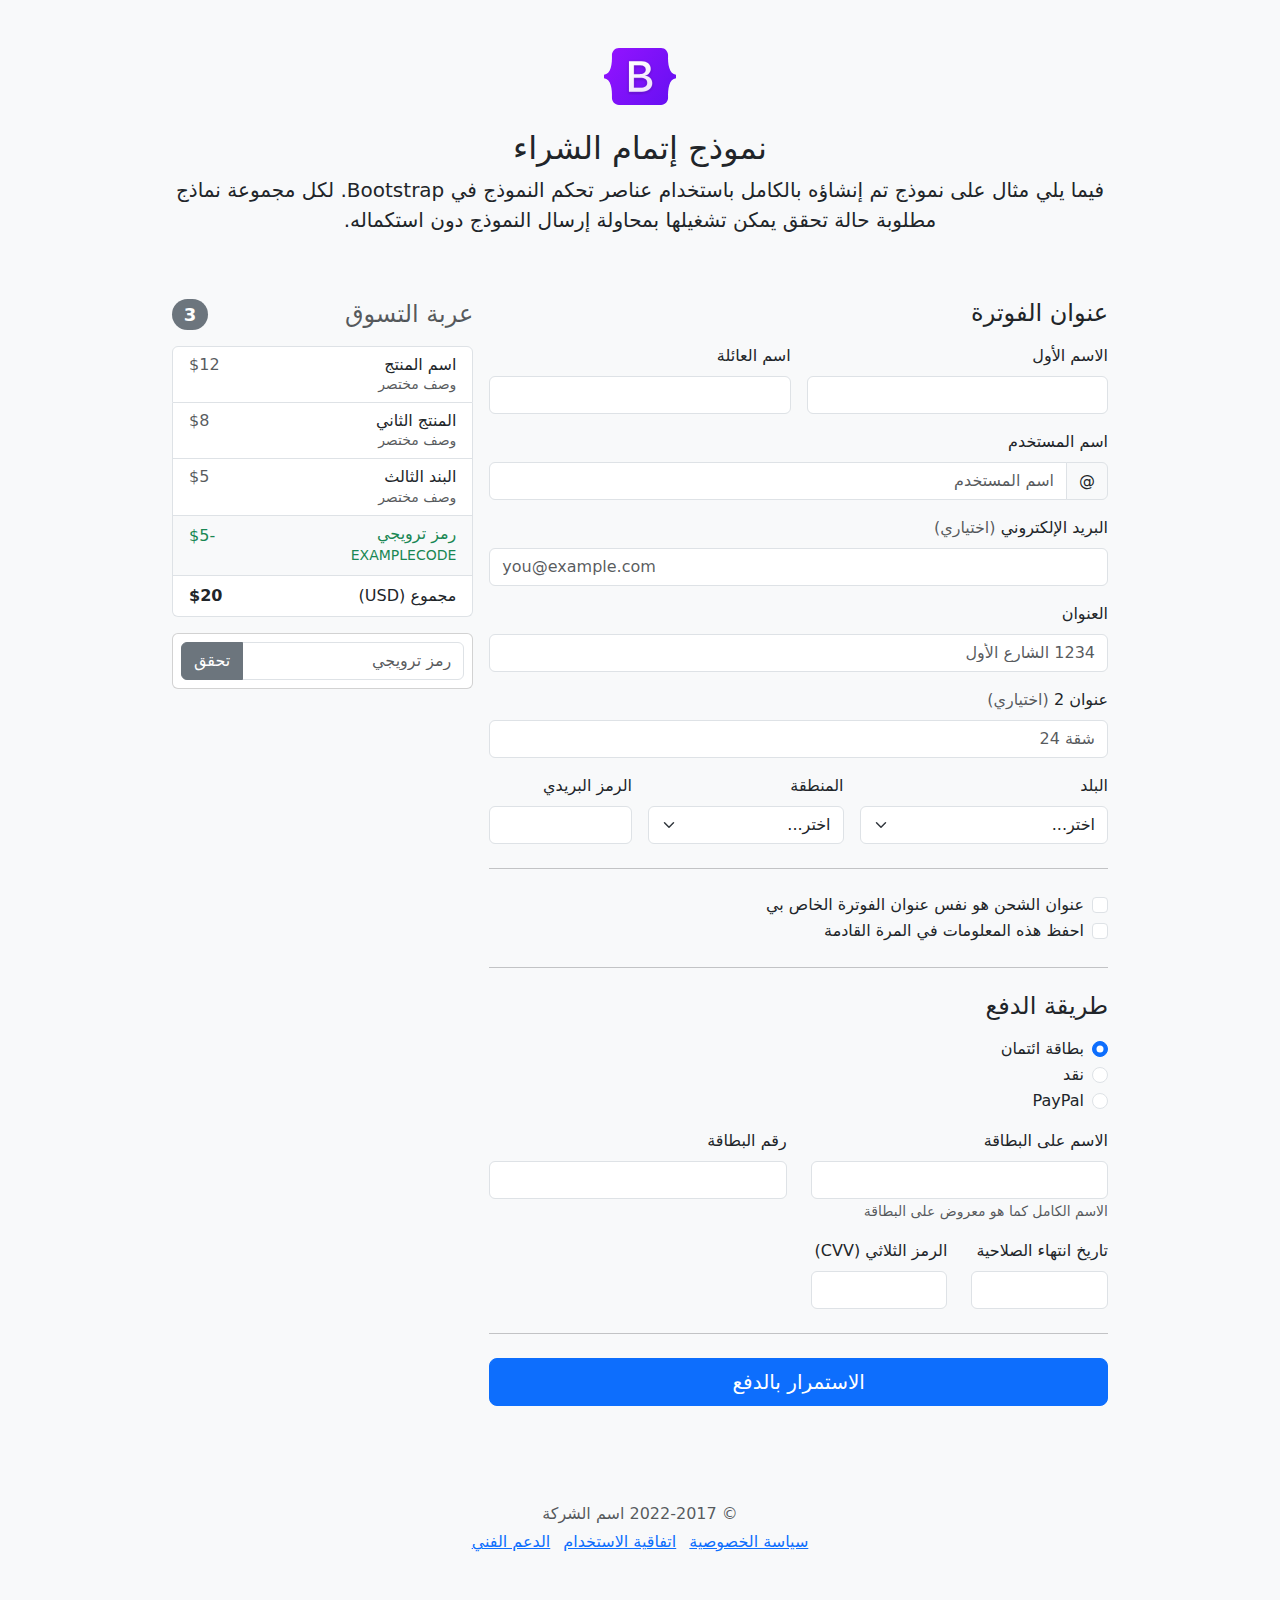
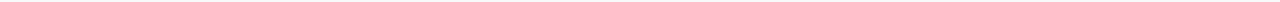
<file: Bootstrap/bootstrap-5.3.0-alpha1-examples/checkout-rtl/index.html>
<!doctype html>
<html lang="ar" dir="rtl">
  <head>
    <meta charset="utf-8">
    <meta name="viewport" content="width=device-width, initial-scale=1">
    <meta name="description" content="">
    <meta name="author" content="Mark Otto, Jacob Thornton, and Bootstrap contributors">
    <meta name="generator" content="Hugo 0.108.0">
    <title>مثال إتمام الشراء · Bootstrap v5.3</title>

    <link rel="canonical" href="https://getbootstrap.com/docs/5.3/examples/checkout-rtl/">

    

    

<link href="../assets/dist/css/bootstrap.rtl.min.css" rel="stylesheet">

    <style>
      .bd-placeholder-img {
        font-size: 1.125rem;
        text-anchor: middle;
        -webkit-user-select: none;
        -moz-user-select: none;
        user-select: none;
      }

      @media (min-width: 768px) {
        .bd-placeholder-img-lg {
          font-size: 3.5rem;
        }
      }

      .b-example-divider {
        height: 3rem;
        background-color: rgba(0, 0, 0, .1);
        border: solid rgba(0, 0, 0, .15);
        border-width: 1px 0;
        box-shadow: inset 0 .5em 1.5em rgba(0, 0, 0, .1), inset 0 .125em .5em rgba(0, 0, 0, .15);
      }

      .b-example-vr {
        flex-shrink: 0;
        width: 1.5rem;
        height: 100vh;
      }

      .bi {
        vertical-align: -.125em;
        fill: currentColor;
      }

      .nav-scroller {
        position: relative;
        z-index: 2;
        height: 2.75rem;
        overflow-y: hidden;
      }

      .nav-scroller .nav {
        display: flex;
        flex-wrap: nowrap;
        padding-bottom: 1rem;
        margin-top: -1px;
        overflow-x: auto;
        text-align: center;
        white-space: nowrap;
        -webkit-overflow-scrolling: touch;
      }
    </style>

    
    <!-- Custom styles for this template -->
    <link href="../checkout/checkout.css" rel="stylesheet">
  </head>
  <body class="bg-light">
    
<div class="container">
  <main>
    <div class="py-5 text-center">
      <img class="d-block mx-auto mb-4" src="../assets/brand/bootstrap-logo.svg" alt="" width="72" height="57">
      <h2>نموذج إتمام الشراء</h2>
      <p class="lead">فيما يلي مثال على نموذج تم إنشاؤه بالكامل باستخدام عناصر تحكم النموذج في Bootstrap. لكل مجموعة نماذج مطلوبة حالة تحقق يمكن تشغيلها بمحاولة إرسال النموذج دون استكماله.</p>
    </div>

    <div class="row g-3">
      <div class="col-md-5 col-lg-4 order-md-last">
        <h4 class="d-flex justify-content-between align-items-center mb-3">
          <span class="text-muted">عربة التسوق</span>
          <span class="badge bg-secondary rounded-pill">3</span>
        </h4>
        <ul class="list-group mb-3">
          <li class="list-group-item d-flex justify-content-between lh-sm">
            <div>
              <h6 class="my-0">اسم المنتج</h6>
              <small class="text-muted">وصف مختصر</small>
            </div>
            <span class="text-muted">$12</span>
          </li>
          <li class="list-group-item d-flex justify-content-between lh-sm">
            <div>
              <h6 class="my-0">المنتج الثاني</h6>
              <small class="text-muted">وصف مختصر</small>
            </div>
            <span class="text-muted">$8</span>
          </li>
          <li class="list-group-item d-flex justify-content-between lh-sm">
            <div>
              <h6 class="my-0">البند الثالث</h6>
              <small class="text-muted">وصف مختصر</small>
            </div>
            <span class="text-muted">$5</span>
          </li>
          <li class="list-group-item d-flex justify-content-between bg-light">
            <div class="text-success">
              <h6 class="my-0">رمز ترويجي</h6>
              <small>EXAMPLECODE</small>
            </div>
            <span class="text-success">-$5</span>
          </li>
          <li class="list-group-item d-flex justify-content-between">
            <span>مجموع (USD)</span>
            <strong>$20</strong>
          </li>
        </ul>

        <form class="card p-2">
          <div class="input-group">
            <input type="text" class="form-control" placeholder="رمز ترويجي">
            <button type="submit" class="btn btn-secondary">تحقق</button>
          </div>
        </form>
      </div>
      <div class="col-md-7 col-lg-8">
        <h4 class="mb-3">عنوان الفوترة</h4>
        <form class="needs-validation" novalidate>
          <div class="row g-3">
            <div class="col-sm-6">
              <label for="firstName" class="form-label">الاسم الأول</label>
              <input type="text" class="form-control" id="firstName" placeholder="" value="" required>
              <div class="invalid-feedback">
                يرجى إدخال اسم أول صحيح.
              </div>
            </div>

            <div class="col-sm-6">
              <label for="lastName" class="form-label">اسم العائلة</label>
              <input type="text" class="form-control" id="lastName" placeholder="" value="" required>
              <div class="invalid-feedback">
                يرجى إدخال اسم عائلة صحيح.
              </div>
            </div>

            <div class="col-12">
              <label for="username" class="form-label">اسم المستخدم</label>
              <div class="input-group has-validation">
                <span class="input-group-text">@</span>
                <input type="text" class="form-control" id="username" placeholder="اسم المستخدم" required>
              <div class="invalid-feedback">
                اسم المستخدم الخاص بك مطلوب.
                </div>
              </div>
            </div>

            <div class="col-12">
              <label for="email" class="form-label">البريد الإلكتروني <span class="text-muted">(اختياري)</span></label>
              <input type="email" class="form-control" id="email" placeholder="you@example.com">
              <div class="invalid-feedback">
                يرجى إدخال عنوان بريد إلكتروني صحيح لتصلكم تحديثات الشحن.
              </div>
            </div>

            <div class="col-12">
              <label for="address" class="form-label">العنوان</label>
              <input type="text" class="form-control" id="address" placeholder="1234 الشارع الأول" required>
              <div class="invalid-feedback">
                يرجى إدخال عنوان الشحن الخاص بك.
              </div>
            </div>

            <div class="col-12">
              <label for="address2" class="form-label">عنوان 2 <span class="text-muted">(اختياري)</span></label>
              <input type="text" class="form-control" id="address2" placeholder="شقة 24">
            </div>

            <div class="col-md-5">
              <label for="country" class="form-label">البلد</label>
              <select class="form-select" id="country" required>
                <option value="">اختر...</option>
                <option>الولايات المتحدة الأمريكية</option>
              </select>
              <div class="invalid-feedback">
                يرجى اختيار بلد صحيح.
              </div>
            </div>

            <div class="col-md-4">
              <label for="state" class="form-label">المنطقة</label>
              <select class="form-select" id="state" required>
                <option value="">اختر...</option>
                <option>كاليفورنيا</option>
              </select>
              <div class="invalid-feedback">
                يرجى اختيار اسم منطقة صحيح.
              </div>
            </div>

            <div class="col-md-3">
              <label for="zip" class="form-label">الرمز البريدي</label>
              <input type="text" class="form-control" id="zip" placeholder="" required>
              <div class="invalid-feedback">
                الرمز البريدي مطلوب.
              </div>
            </div>
          </div>

          <hr class="my-4">

          <div class="form-check">
            <input type="checkbox" class="form-check-input" id="same-address">
            <label class="form-check-label" for="same-address">عنوان الشحن هو نفس عنوان الفوترة الخاص بي</label>
          </div>

          <div class="form-check">
            <input type="checkbox" class="form-check-input" id="save-info">
            <label class="form-check-label" for="save-info">احفظ هذه المعلومات في المرة القادمة</label>
          </div>

          <hr class="my-4">

          <h4 class="mb-3">طريقة الدفع</h4>

          <div class="my-3">
            <div class="form-check">
              <input id="credit" name="paymentMethod" type="radio" class="form-check-input" checked required>
              <label class="form-check-label" for="credit">بطاقة ائتمان</label>
            </div>
            <div class="form-check">
              <input id="cash" name="paymentMethod" type="radio" class="form-check-input" required>
              <label class="form-check-label" for="cash">نقد</label>
            </div>
            <div class="form-check">
              <input id="paypal" name="paymentMethod" type="radio" class="form-check-input" required>
              <label class="form-check-label" for="paypal">PayPal</label>
            </div>
          </div>

          <div class="row gy-3">
            <div class="col-md-6">
              <label for="cc-name" class="form-label">الاسم على البطاقة</label>
              <input type="text" class="form-control" id="cc-name" placeholder="" required>
              <small class="text-muted">الاسم الكامل كما هو معروض على البطاقة</small>
              <div class="invalid-feedback">
                الاسم على البطاقة مطلوب
              </div>
            </div>

            <div class="col-md-6">
              <label for="cc-number" class="form-label">رقم البطاقة</label>
              <input type="text" class="form-control" id="cc-number" placeholder="" required>
              <div class="invalid-feedback">
                رقم بطاقة الائتمان مطلوب
              </div>
            </div>

            <div class="col-md-3">
              <label for="cc-expiration" class="form-label">تاريخ انتهاء الصلاحية</label>
              <input type="text" class="form-control" id="cc-expiration" placeholder="" required>
              <div class="invalid-feedback">
                تاريخ انتهاء الصلاحية مطلوب
              </div>
            </div>

            <div class="col-md-3">
              <label for="cc-cvv" class="form-label">الرمز الثلاثي (CVV)</label>
              <input type="text" class="form-control" id="cc-cvv" placeholder="" required>
              <div class="invalid-feedback">
                رمز الحماية مطلوب
              </div>
            </div>
          </div>

          <hr class="my-4">

          <button class="w-100 btn btn-primary btn-lg" type="submit">الاستمرار بالدفع</button>
        </form>
      </div>
    </div>
  </main>
  <footer class="my-5 pt-5 text-muted text-center text-small">
    <p class="mb-1">&copy; 2022-2017 اسم الشركة</p>
    <ul class="list-inline">
      <li class="list-inline-item"><a href="#">سياسة الخصوصية</a></li>
      <li class="list-inline-item"><a href="#">اتفاقية الاستخدام</a></li>
      <li class="list-inline-item"><a href="#">الدعم الفني</a></li>
    </ul>
  </footer>
</div>


    <script src="../assets/dist/js/bootstrap.bundle.min.js"></script>

      <script src="../checkout/checkout.js"></script>
  </body>
</html>
</file>
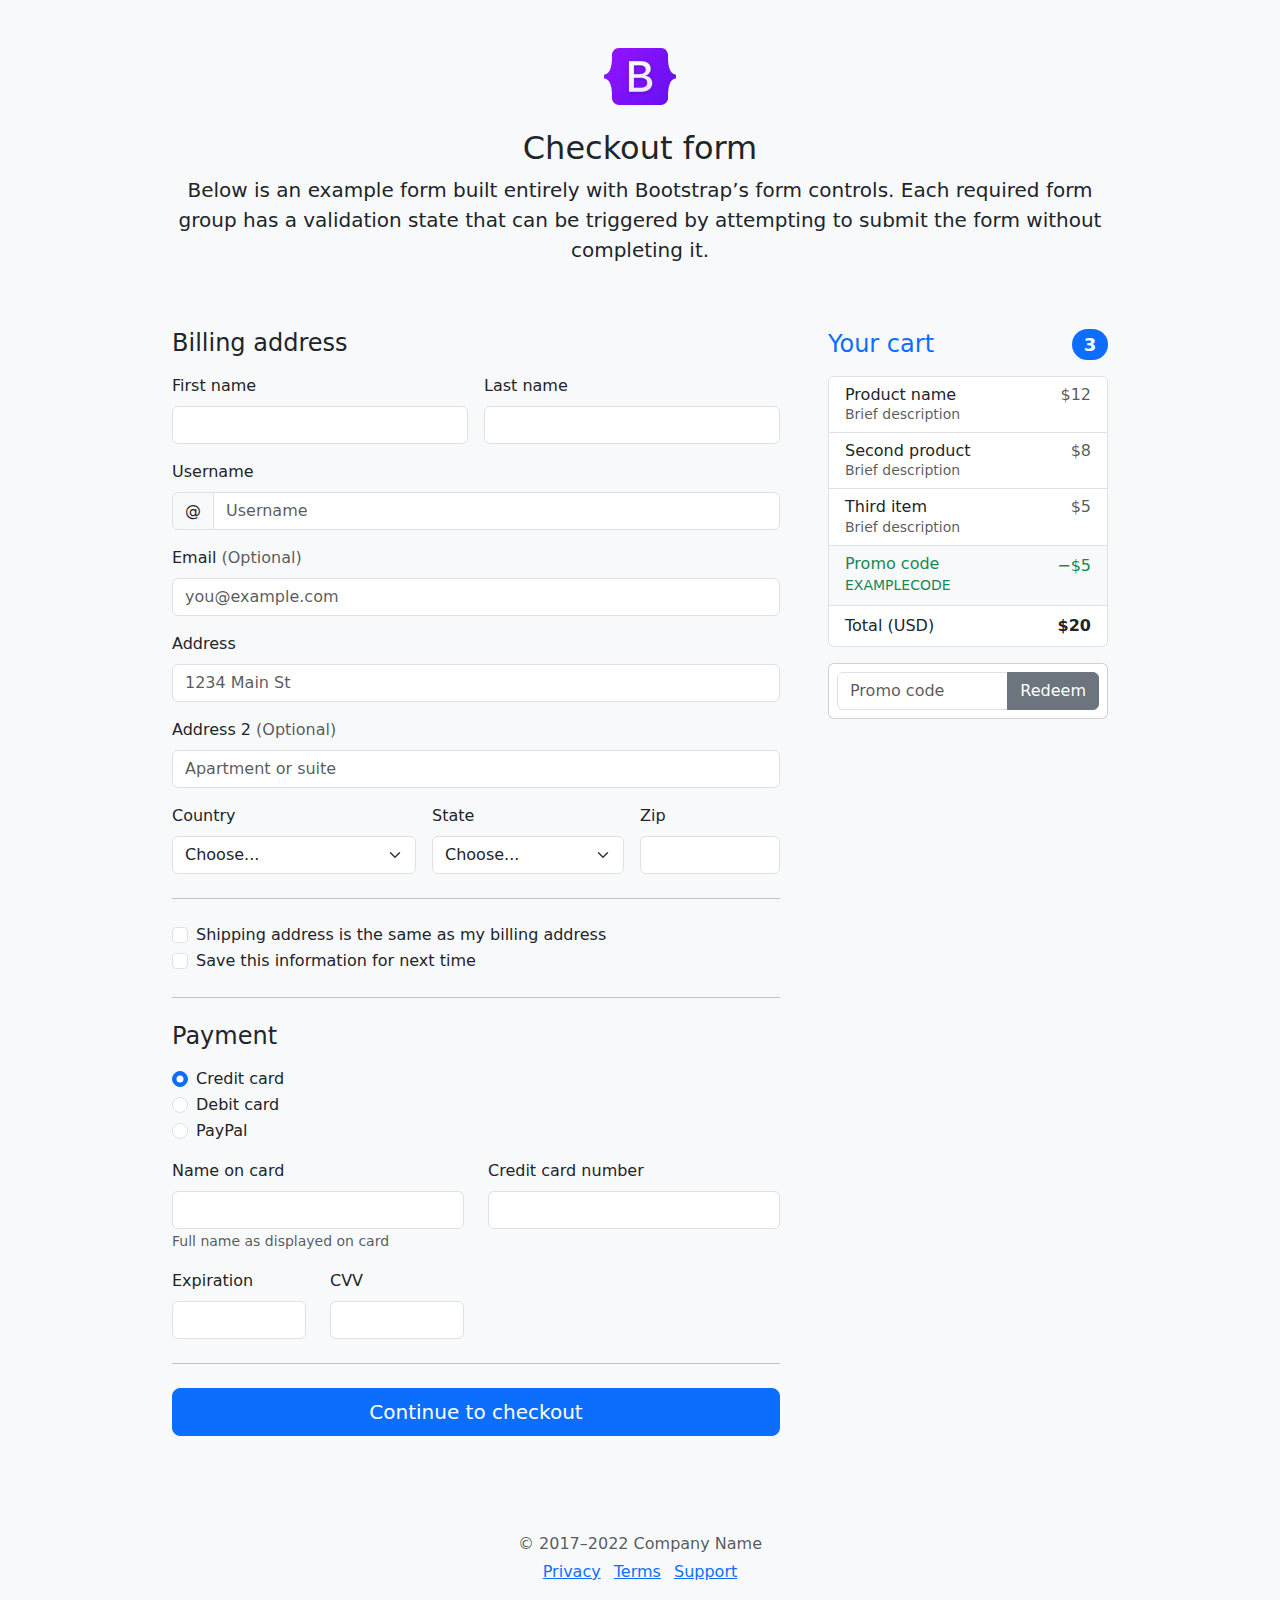
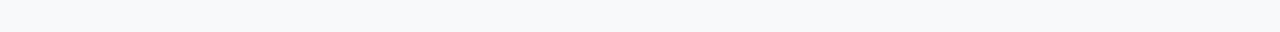
<file: Bootstrap/bootstrap-5.3.0-alpha1-examples/checkout/index.html>
<!doctype html>
<html lang="en">
  <head>
    <meta charset="utf-8">
    <meta name="viewport" content="width=device-width, initial-scale=1">
    <meta name="description" content="">
    <meta name="author" content="Mark Otto, Jacob Thornton, and Bootstrap contributors">
    <meta name="generator" content="Hugo 0.108.0">
    <title>Checkout example · Bootstrap v5.3</title>

    <link rel="canonical" href="https://getbootstrap.com/docs/5.3/examples/checkout/">

    

    

<link href="../assets/dist/css/bootstrap.min.css" rel="stylesheet">

    <style>
      .bd-placeholder-img {
        font-size: 1.125rem;
        text-anchor: middle;
        -webkit-user-select: none;
        -moz-user-select: none;
        user-select: none;
      }

      @media (min-width: 768px) {
        .bd-placeholder-img-lg {
          font-size: 3.5rem;
        }
      }

      .b-example-divider {
        height: 3rem;
        background-color: rgba(0, 0, 0, .1);
        border: solid rgba(0, 0, 0, .15);
        border-width: 1px 0;
        box-shadow: inset 0 .5em 1.5em rgba(0, 0, 0, .1), inset 0 .125em .5em rgba(0, 0, 0, .15);
      }

      .b-example-vr {
        flex-shrink: 0;
        width: 1.5rem;
        height: 100vh;
      }

      .bi {
        vertical-align: -.125em;
        fill: currentColor;
      }

      .nav-scroller {
        position: relative;
        z-index: 2;
        height: 2.75rem;
        overflow-y: hidden;
      }

      .nav-scroller .nav {
        display: flex;
        flex-wrap: nowrap;
        padding-bottom: 1rem;
        margin-top: -1px;
        overflow-x: auto;
        text-align: center;
        white-space: nowrap;
        -webkit-overflow-scrolling: touch;
      }
    </style>

    
    <!-- Custom styles for this template -->
    <link href="checkout.css" rel="stylesheet">
  </head>
  <body class="bg-light">
    
<div class="container">
  <main>
    <div class="py-5 text-center">
      <img class="d-block mx-auto mb-4" src="../assets/brand/bootstrap-logo.svg" alt="" width="72" height="57">
      <h2>Checkout form</h2>
      <p class="lead">Below is an example form built entirely with Bootstrap’s form controls. Each required form group has a validation state that can be triggered by attempting to submit the form without completing it.</p>
    </div>

    <div class="row g-5">
      <div class="col-md-5 col-lg-4 order-md-last">
        <h4 class="d-flex justify-content-between align-items-center mb-3">
          <span class="text-primary">Your cart</span>
          <span class="badge bg-primary rounded-pill">3</span>
        </h4>
        <ul class="list-group mb-3">
          <li class="list-group-item d-flex justify-content-between lh-sm">
            <div>
              <h6 class="my-0">Product name</h6>
              <small class="text-muted">Brief description</small>
            </div>
            <span class="text-muted">$12</span>
          </li>
          <li class="list-group-item d-flex justify-content-between lh-sm">
            <div>
              <h6 class="my-0">Second product</h6>
              <small class="text-muted">Brief description</small>
            </div>
            <span class="text-muted">$8</span>
          </li>
          <li class="list-group-item d-flex justify-content-between lh-sm">
            <div>
              <h6 class="my-0">Third item</h6>
              <small class="text-muted">Brief description</small>
            </div>
            <span class="text-muted">$5</span>
          </li>
          <li class="list-group-item d-flex justify-content-between bg-light">
            <div class="text-success">
              <h6 class="my-0">Promo code</h6>
              <small>EXAMPLECODE</small>
            </div>
            <span class="text-success">−$5</span>
          </li>
          <li class="list-group-item d-flex justify-content-between">
            <span>Total (USD)</span>
            <strong>$20</strong>
          </li>
        </ul>

        <form class="card p-2">
          <div class="input-group">
            <input type="text" class="form-control" placeholder="Promo code">
            <button type="submit" class="btn btn-secondary">Redeem</button>
          </div>
        </form>
      </div>
      <div class="col-md-7 col-lg-8">
        <h4 class="mb-3">Billing address</h4>
        <form class="needs-validation" novalidate>
          <div class="row g-3">
            <div class="col-sm-6">
              <label for="firstName" class="form-label">First name</label>
              <input type="text" class="form-control" id="firstName" placeholder="" value="" required>
              <div class="invalid-feedback">
                Valid first name is required.
              </div>
            </div>

            <div class="col-sm-6">
              <label for="lastName" class="form-label">Last name</label>
              <input type="text" class="form-control" id="lastName" placeholder="" value="" required>
              <div class="invalid-feedback">
                Valid last name is required.
              </div>
            </div>

            <div class="col-12">
              <label for="username" class="form-label">Username</label>
              <div class="input-group has-validation">
                <span class="input-group-text">@</span>
                <input type="text" class="form-control" id="username" placeholder="Username" required>
              <div class="invalid-feedback">
                  Your username is required.
                </div>
              </div>
            </div>

            <div class="col-12">
              <label for="email" class="form-label">Email <span class="text-muted">(Optional)</span></label>
              <input type="email" class="form-control" id="email" placeholder="you@example.com">
              <div class="invalid-feedback">
                Please enter a valid email address for shipping updates.
              </div>
            </div>

            <div class="col-12">
              <label for="address" class="form-label">Address</label>
              <input type="text" class="form-control" id="address" placeholder="1234 Main St" required>
              <div class="invalid-feedback">
                Please enter your shipping address.
              </div>
            </div>

            <div class="col-12">
              <label for="address2" class="form-label">Address 2 <span class="text-muted">(Optional)</span></label>
              <input type="text" class="form-control" id="address2" placeholder="Apartment or suite">
            </div>

            <div class="col-md-5">
              <label for="country" class="form-label">Country</label>
              <select class="form-select" id="country" required>
                <option value="">Choose...</option>
                <option>United States</option>
              </select>
              <div class="invalid-feedback">
                Please select a valid country.
              </div>
            </div>

            <div class="col-md-4">
              <label for="state" class="form-label">State</label>
              <select class="form-select" id="state" required>
                <option value="">Choose...</option>
                <option>California</option>
              </select>
              <div class="invalid-feedback">
                Please provide a valid state.
              </div>
            </div>

            <div class="col-md-3">
              <label for="zip" class="form-label">Zip</label>
              <input type="text" class="form-control" id="zip" placeholder="" required>
              <div class="invalid-feedback">
                Zip code required.
              </div>
            </div>
          </div>

          <hr class="my-4">

          <div class="form-check">
            <input type="checkbox" class="form-check-input" id="same-address">
            <label class="form-check-label" for="same-address">Shipping address is the same as my billing address</label>
          </div>

          <div class="form-check">
            <input type="checkbox" class="form-check-input" id="save-info">
            <label class="form-check-label" for="save-info">Save this information for next time</label>
          </div>

          <hr class="my-4">

          <h4 class="mb-3">Payment</h4>

          <div class="my-3">
            <div class="form-check">
              <input id="credit" name="paymentMethod" type="radio" class="form-check-input" checked required>
              <label class="form-check-label" for="credit">Credit card</label>
            </div>
            <div class="form-check">
              <input id="debit" name="paymentMethod" type="radio" class="form-check-input" required>
              <label class="form-check-label" for="debit">Debit card</label>
            </div>
            <div class="form-check">
              <input id="paypal" name="paymentMethod" type="radio" class="form-check-input" required>
              <label class="form-check-label" for="paypal">PayPal</label>
            </div>
          </div>

          <div class="row gy-3">
            <div class="col-md-6">
              <label for="cc-name" class="form-label">Name on card</label>
              <input type="text" class="form-control" id="cc-name" placeholder="" required>
              <small class="text-muted">Full name as displayed on card</small>
              <div class="invalid-feedback">
                Name on card is required
              </div>
            </div>

            <div class="col-md-6">
              <label for="cc-number" class="form-label">Credit card number</label>
              <input type="text" class="form-control" id="cc-number" placeholder="" required>
              <div class="invalid-feedback">
                Credit card number is required
              </div>
            </div>

            <div class="col-md-3">
              <label for="cc-expiration" class="form-label">Expiration</label>
              <input type="text" class="form-control" id="cc-expiration" placeholder="" required>
              <div class="invalid-feedback">
                Expiration date required
              </div>
            </div>

            <div class="col-md-3">
              <label for="cc-cvv" class="form-label">CVV</label>
              <input type="text" class="form-control" id="cc-cvv" placeholder="" required>
              <div class="invalid-feedback">
                Security code required
              </div>
            </div>
          </div>

          <hr class="my-4">

          <button class="w-100 btn btn-primary btn-lg" type="submit">Continue to checkout</button>
        </form>
      </div>
    </div>
  </main>

  <footer class="my-5 pt-5 text-muted text-center text-small">
    <p class="mb-1">&copy; 2017–2022 Company Name</p>
    <ul class="list-inline">
      <li class="list-inline-item"><a href="#">Privacy</a></li>
      <li class="list-inline-item"><a href="#">Terms</a></li>
      <li class="list-inline-item"><a href="#">Support</a></li>
    </ul>
  </footer>
</div>


    <script src="../assets/dist/js/bootstrap.bundle.min.js"></script>

      <script src="checkout.js"></script>
  </body>
</html>
</file>
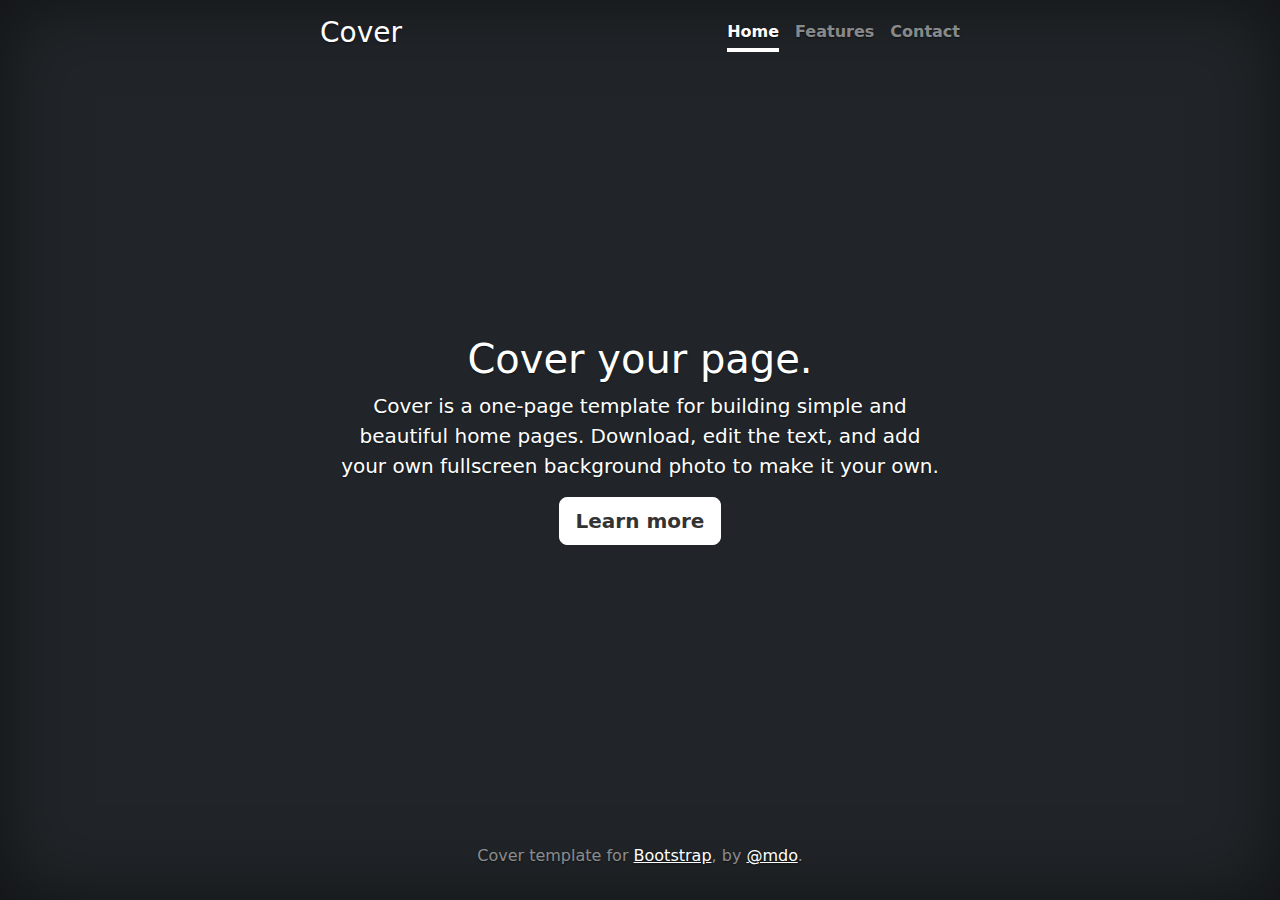
<file: Bootstrap/bootstrap-5.3.0-alpha1-examples/cover/index.html>
<!doctype html>
<html lang="en" class="h-100">
  <head>
    <meta charset="utf-8">
    <meta name="viewport" content="width=device-width, initial-scale=1">
    <meta name="description" content="">
    <meta name="author" content="Mark Otto, Jacob Thornton, and Bootstrap contributors">
    <meta name="generator" content="Hugo 0.108.0">
    <title>Cover Template · Bootstrap v5.3</title>

    <link rel="canonical" href="https://getbootstrap.com/docs/5.3/examples/cover/">

    

    

<link href="../assets/dist/css/bootstrap.min.css" rel="stylesheet">

    <style>
      .bd-placeholder-img {
        font-size: 1.125rem;
        text-anchor: middle;
        -webkit-user-select: none;
        -moz-user-select: none;
        user-select: none;
      }

      @media (min-width: 768px) {
        .bd-placeholder-img-lg {
          font-size: 3.5rem;
        }
      }

      .b-example-divider {
        height: 3rem;
        background-color: rgba(0, 0, 0, .1);
        border: solid rgba(0, 0, 0, .15);
        border-width: 1px 0;
        box-shadow: inset 0 .5em 1.5em rgba(0, 0, 0, .1), inset 0 .125em .5em rgba(0, 0, 0, .15);
      }

      .b-example-vr {
        flex-shrink: 0;
        width: 1.5rem;
        height: 100vh;
      }

      .bi {
        vertical-align: -.125em;
        fill: currentColor;
      }

      .nav-scroller {
        position: relative;
        z-index: 2;
        height: 2.75rem;
        overflow-y: hidden;
      }

      .nav-scroller .nav {
        display: flex;
        flex-wrap: nowrap;
        padding-bottom: 1rem;
        margin-top: -1px;
        overflow-x: auto;
        text-align: center;
        white-space: nowrap;
        -webkit-overflow-scrolling: touch;
      }
    </style>

    
    <!-- Custom styles for this template -->
    <link href="cover.css" rel="stylesheet">
  </head>
  <body class="d-flex h-100 text-center text-bg-dark">
    
<div class="cover-container d-flex w-100 h-100 p-3 mx-auto flex-column">
  <header class="mb-auto">
    <div>
      <h3 class="float-md-start mb-0">Cover</h3>
      <nav class="nav nav-masthead justify-content-center float-md-end">
        <a class="nav-link fw-bold py-1 px-0 active" aria-current="page" href="#">Home</a>
        <a class="nav-link fw-bold py-1 px-0" href="#">Features</a>
        <a class="nav-link fw-bold py-1 px-0" href="#">Contact</a>
      </nav>
    </div>
  </header>

  <main class="px-3">
    <h1>Cover your page.</h1>
    <p class="lead">Cover is a one-page template for building simple and beautiful home pages. Download, edit the text, and add your own fullscreen background photo to make it your own.</p>
    <p class="lead">
      <a href="#" class="btn btn-lg btn-light fw-bold border-white bg-white">Learn more</a>
    </p>
  </main>

  <footer class="mt-auto text-white-50">
    <p>Cover template for <a href="https://getbootstrap.com/" class="text-white">Bootstrap</a>, by <a href="https://twitter.com/mdo" class="text-white">@mdo</a>.</p>
  </footer>
</div>


    
  </body>
</html>
</file>
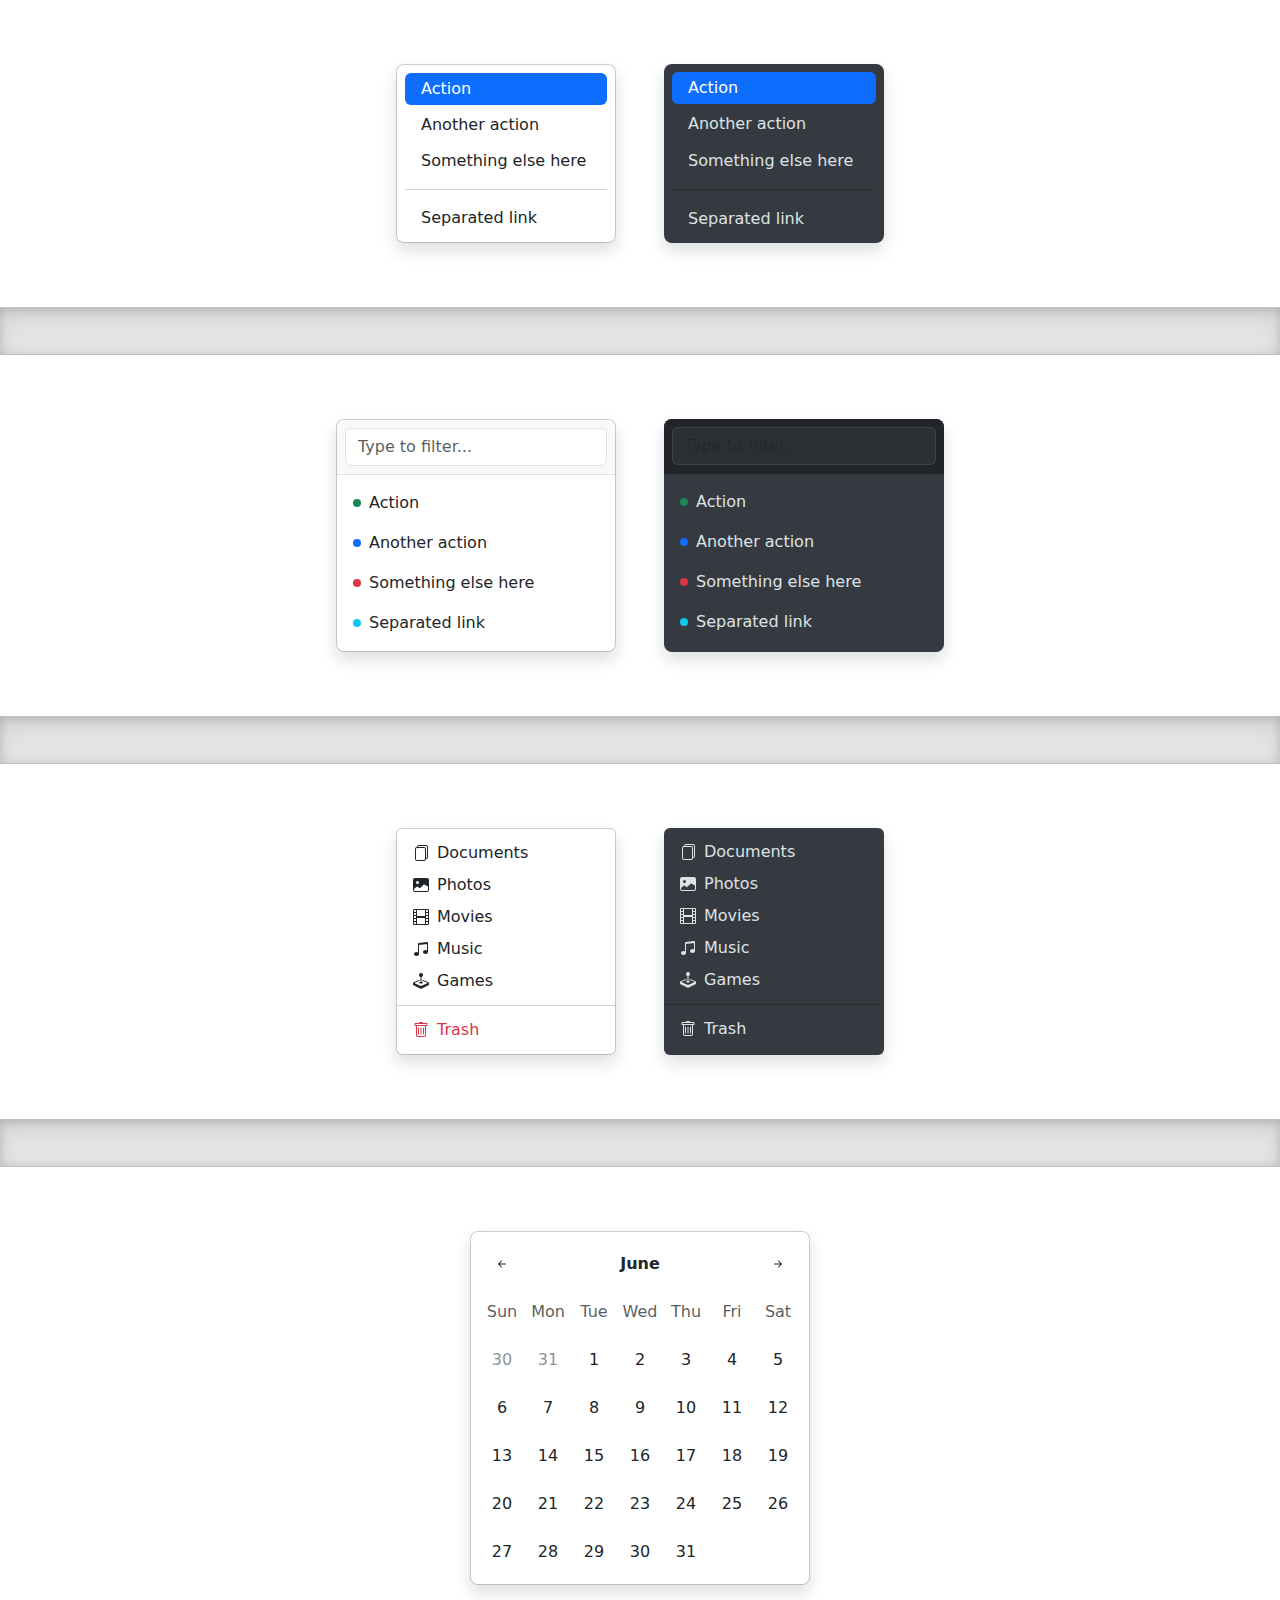
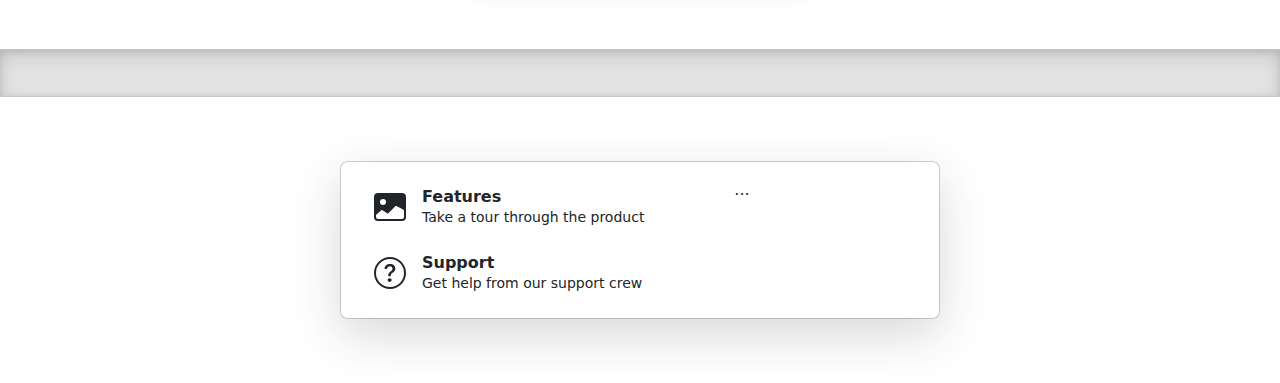
<file: Bootstrap/bootstrap-5.3.0-alpha1-examples/dropdowns/index.html>
<!doctype html>
<html lang="en">
  <head>
    <meta charset="utf-8">
    <meta name="viewport" content="width=device-width, initial-scale=1">
    <meta name="description" content="">
    <meta name="author" content="Mark Otto, Jacob Thornton, and Bootstrap contributors">
    <meta name="generator" content="Hugo 0.108.0">
    <title>Dropdowns · Bootstrap v5.3</title>

    <link rel="canonical" href="https://getbootstrap.com/docs/5.3/examples/dropdowns/">

    

    

<link href="../assets/dist/css/bootstrap.min.css" rel="stylesheet">

    <style>
      .bd-placeholder-img {
        font-size: 1.125rem;
        text-anchor: middle;
        -webkit-user-select: none;
        -moz-user-select: none;
        user-select: none;
      }

      @media (min-width: 768px) {
        .bd-placeholder-img-lg {
          font-size: 3.5rem;
        }
      }

      .b-example-divider {
        height: 3rem;
        background-color: rgba(0, 0, 0, .1);
        border: solid rgba(0, 0, 0, .15);
        border-width: 1px 0;
        box-shadow: inset 0 .5em 1.5em rgba(0, 0, 0, .1), inset 0 .125em .5em rgba(0, 0, 0, .15);
      }

      .b-example-vr {
        flex-shrink: 0;
        width: 1.5rem;
        height: 100vh;
      }

      .bi {
        vertical-align: -.125em;
        fill: currentColor;
      }

      .nav-scroller {
        position: relative;
        z-index: 2;
        height: 2.75rem;
        overflow-y: hidden;
      }

      .nav-scroller .nav {
        display: flex;
        flex-wrap: nowrap;
        padding-bottom: 1rem;
        margin-top: -1px;
        overflow-x: auto;
        text-align: center;
        white-space: nowrap;
        -webkit-overflow-scrolling: touch;
      }
    </style>

    
    <!-- Custom styles for this template -->
    <link href="dropdowns.css" rel="stylesheet">
  </head>
  <body>
    
<svg xmlns="http://www.w3.org/2000/svg" style="display: none;">
  <symbol id="bootstrap" viewBox="0 0 118 94">
    <title>Bootstrap</title>
    <path fill-rule="evenodd" clip-rule="evenodd" d="M24.509 0c-6.733 0-11.715 5.893-11.492 12.284.214 6.14-.064 14.092-2.066 20.577C8.943 39.365 5.547 43.485 0 44.014v5.972c5.547.529 8.943 4.649 10.951 11.153 2.002 6.485 2.28 14.437 2.066 20.577C12.794 88.106 17.776 94 24.51 94H93.5c6.733 0 11.714-5.893 11.491-12.284-.214-6.14.064-14.092 2.066-20.577 2.009-6.504 5.396-10.624 10.943-11.153v-5.972c-5.547-.529-8.934-4.649-10.943-11.153-2.002-6.484-2.28-14.437-2.066-20.577C105.214 5.894 100.233 0 93.5 0H24.508zM80 57.863C80 66.663 73.436 72 62.543 72H44a2 2 0 01-2-2V24a2 2 0 012-2h18.437c9.083 0 15.044 4.92 15.044 12.474 0 5.302-4.01 10.049-9.119 10.88v.277C75.317 46.394 80 51.21 80 57.863zM60.521 28.34H49.948v14.934h8.905c6.884 0 10.68-2.772 10.68-7.727 0-4.643-3.264-7.207-9.012-7.207zM49.948 49.2v16.458H60.91c7.167 0 10.964-2.876 10.964-8.281 0-5.406-3.903-8.178-11.425-8.178H49.948z"></path>
  </symbol>

  <symbol id="exclamation-triangle-fill" viewBox="0 0 16 16">
    <path d="M8.982 1.566a1.13 1.13 0 0 0-1.96 0L.165 13.233c-.457.778.091 1.767.98 1.767h13.713c.889 0 1.438-.99.98-1.767L8.982 1.566zM8 5c.535 0 .954.462.9.995l-.35 3.507a.552.552 0 0 1-1.1 0L7.1 5.995A.905.905 0 0 1 8 5zm.002 6a1 1 0 1 1 0 2 1 1 0 0 1 0-2z"/>
  </symbol>

  <symbol id="check2" viewBox="0 0 16 16">
    <path d="M13.854 3.646a.5.5 0 0 1 0 .708l-7 7a.5.5 0 0 1-.708 0l-3.5-3.5a.5.5 0 1 1 .708-.708L6.5 10.293l6.646-6.647a.5.5 0 0 1 .708 0z"/>
  </symbol>

  <symbol id="check2-circle" viewBox="0 0 16 16">
    <path d="M2.5 8a5.5 5.5 0 0 1 8.25-4.764.5.5 0 0 0 .5-.866A6.5 6.5 0 1 0 14.5 8a.5.5 0 0 0-1 0 5.5 5.5 0 1 1-11 0z"/>
    <path d="M15.354 3.354a.5.5 0 0 0-.708-.708L8 9.293 5.354 6.646a.5.5 0 1 0-.708.708l3 3a.5.5 0 0 0 .708 0l7-7z"/>
  </symbol>

  <symbol id="bookmark-star" viewBox="0 0 16 16">
    <path d="M7.84 4.1a.178.178 0 0 1 .32 0l.634 1.285a.178.178 0 0 0 .134.098l1.42.206c.145.021.204.2.098.303L9.42 6.993a.178.178 0 0 0-.051.158l.242 1.414a.178.178 0 0 1-.258.187l-1.27-.668a.178.178 0 0 0-.165 0l-1.27.668a.178.178 0 0 1-.257-.187l.242-1.414a.178.178 0 0 0-.05-.158l-1.03-1.001a.178.178 0 0 1 .098-.303l1.42-.206a.178.178 0 0 0 .134-.098L7.84 4.1z"/>
    <path d="M2 2a2 2 0 0 1 2-2h8a2 2 0 0 1 2 2v13.5a.5.5 0 0 1-.777.416L8 13.101l-5.223 2.815A.5.5 0 0 1 2 15.5V2zm2-1a1 1 0 0 0-1 1v12.566l4.723-2.482a.5.5 0 0 1 .554 0L13 14.566V2a1 1 0 0 0-1-1H4z"/>
  </symbol>

  <symbol id="grid-fill" viewBox="0 0 16 16">
    <path d="M1 2.5A1.5 1.5 0 0 1 2.5 1h3A1.5 1.5 0 0 1 7 2.5v3A1.5 1.5 0 0 1 5.5 7h-3A1.5 1.5 0 0 1 1 5.5v-3zm8 0A1.5 1.5 0 0 1 10.5 1h3A1.5 1.5 0 0 1 15 2.5v3A1.5 1.5 0 0 1 13.5 7h-3A1.5 1.5 0 0 1 9 5.5v-3zm-8 8A1.5 1.5 0 0 1 2.5 9h3A1.5 1.5 0 0 1 7 10.5v3A1.5 1.5 0 0 1 5.5 15h-3A1.5 1.5 0 0 1 1 13.5v-3zm8 0A1.5 1.5 0 0 1 10.5 9h3a1.5 1.5 0 0 1 1.5 1.5v3a1.5 1.5 0 0 1-1.5 1.5h-3A1.5 1.5 0 0 1 9 13.5v-3z"/>
  </symbol>

  <symbol id="stars" viewBox="0 0 16 16">
    <path d="M7.657 6.247c.11-.33.576-.33.686 0l.645 1.937a2.89 2.89 0 0 0 1.829 1.828l1.936.645c.33.11.33.576 0 .686l-1.937.645a2.89 2.89 0 0 0-1.828 1.829l-.645 1.936a.361.361 0 0 1-.686 0l-.645-1.937a2.89 2.89 0 0 0-1.828-1.828l-1.937-.645a.361.361 0 0 1 0-.686l1.937-.645a2.89 2.89 0 0 0 1.828-1.828l.645-1.937zM3.794 1.148a.217.217 0 0 1 .412 0l.387 1.162c.173.518.579.924 1.097 1.097l1.162.387a.217.217 0 0 1 0 .412l-1.162.387A1.734 1.734 0 0 0 4.593 5.69l-.387 1.162a.217.217 0 0 1-.412 0L3.407 5.69A1.734 1.734 0 0 0 2.31 4.593l-1.162-.387a.217.217 0 0 1 0-.412l1.162-.387A1.734 1.734 0 0 0 3.407 2.31l.387-1.162zM10.863.099a.145.145 0 0 1 .274 0l.258.774c.115.346.386.617.732.732l.774.258a.145.145 0 0 1 0 .274l-.774.258a1.156 1.156 0 0 0-.732.732l-.258.774a.145.145 0 0 1-.274 0l-.258-.774a1.156 1.156 0 0 0-.732-.732L9.1 2.137a.145.145 0 0 1 0-.274l.774-.258c.346-.115.617-.386.732-.732L10.863.1z"/>
  </symbol>

  <symbol id="film" viewBox="0 0 16 16">
    <path d="M0 1a1 1 0 0 1 1-1h14a1 1 0 0 1 1 1v14a1 1 0 0 1-1 1H1a1 1 0 0 1-1-1V1zm4 0v6h8V1H4zm8 8H4v6h8V9zM1 1v2h2V1H1zm2 3H1v2h2V4zM1 7v2h2V7H1zm2 3H1v2h2v-2zm-2 3v2h2v-2H1zM15 1h-2v2h2V1zm-2 3v2h2V4h-2zm2 3h-2v2h2V7zm-2 3v2h2v-2h-2zm2 3h-2v2h2v-2z"/>
  </symbol>

  <symbol id="joystick" viewBox="0 0 16 16">
    <path d="M10 2a2 2 0 0 1-1.5 1.937v5.087c.863.083 1.5.377 1.5.726 0 .414-.895.75-2 .75s-2-.336-2-.75c0-.35.637-.643 1.5-.726V3.937A2 2 0 1 1 10 2z"/>
    <path d="M0 9.665v1.717a1 1 0 0 0 .553.894l6.553 3.277a2 2 0 0 0 1.788 0l6.553-3.277a1 1 0 0 0 .553-.894V9.665c0-.1-.06-.19-.152-.23L9.5 6.715v.993l5.227 2.178a.125.125 0 0 1 .001.23l-5.94 2.546a2 2 0 0 1-1.576 0l-5.94-2.546a.125.125 0 0 1 .001-.23L6.5 7.708l-.013-.988L.152 9.435a.25.25 0 0 0-.152.23z"/>
  </symbol>

  <symbol id="music-note-beamed" viewBox="0 0 16 16">
    <path d="M6 13c0 1.105-1.12 2-2.5 2S1 14.105 1 13c0-1.104 1.12-2 2.5-2s2.5.896 2.5 2zm9-2c0 1.105-1.12 2-2.5 2s-2.5-.895-2.5-2 1.12-2 2.5-2 2.5.895 2.5 2z"/>
    <path fill-rule="evenodd" d="M14 11V2h1v9h-1zM6 3v10H5V3h1z"/>
    <path d="M5 2.905a1 1 0 0 1 .9-.995l8-.8a1 1 0 0 1 1.1.995V3L5 4V2.905z"/>
  </symbol>

  <symbol id="files" viewBox="0 0 16 16">
    <path d="M13 0H6a2 2 0 0 0-2 2 2 2 0 0 0-2 2v10a2 2 0 0 0 2 2h7a2 2 0 0 0 2-2 2 2 0 0 0 2-2V2a2 2 0 0 0-2-2zm0 13V4a2 2 0 0 0-2-2H5a1 1 0 0 1 1-1h7a1 1 0 0 1 1 1v10a1 1 0 0 1-1 1zM3 4a1 1 0 0 1 1-1h7a1 1 0 0 1 1 1v10a1 1 0 0 1-1 1H4a1 1 0 0 1-1-1V4z"/>
  </symbol>

  <symbol id="image-fill" viewBox="0 0 16 16">
    <path d="M.002 3a2 2 0 0 1 2-2h12a2 2 0 0 1 2 2v10a2 2 0 0 1-2 2h-12a2 2 0 0 1-2-2V3zm1 9v1a1 1 0 0 0 1 1h12a1 1 0 0 0 1-1V9.5l-3.777-1.947a.5.5 0 0 0-.577.093l-3.71 3.71-2.66-1.772a.5.5 0 0 0-.63.062L1.002 12zm5-6.5a1.5 1.5 0 1 0-3 0 1.5 1.5 0 0 0 3 0z"/>
  </symbol>

  <symbol id="trash" viewBox="0 0 16 16">
    <path d="M5.5 5.5A.5.5 0 0 1 6 6v6a.5.5 0 0 1-1 0V6a.5.5 0 0 1 .5-.5zm2.5 0a.5.5 0 0 1 .5.5v6a.5.5 0 0 1-1 0V6a.5.5 0 0 1 .5-.5zm3 .5a.5.5 0 0 0-1 0v6a.5.5 0 0 0 1 0V6z"/>
    <path fill-rule="evenodd" d="M14.5 3a1 1 0 0 1-1 1H13v9a2 2 0 0 1-2 2H5a2 2 0 0 1-2-2V4h-.5a1 1 0 0 1-1-1V2a1 1 0 0 1 1-1H6a1 1 0 0 1 1-1h2a1 1 0 0 1 1 1h3.5a1 1 0 0 1 1 1v1zM4.118 4 4 4.059V13a1 1 0 0 0 1 1h6a1 1 0 0 0 1-1V4.059L11.882 4H4.118zM2.5 3V2h11v1h-11z"/>
  </symbol>

  <symbol id="question-circle" viewBox="0 0 16 16">
    <path d="M8 15A7 7 0 1 1 8 1a7 7 0 0 1 0 14zm0 1A8 8 0 1 0 8 0a8 8 0 0 0 0 16z"/>
    <path d="M5.255 5.786a.237.237 0 0 0 .241.247h.825c.138 0 .248-.113.266-.25.09-.656.54-1.134 1.342-1.134.686 0 1.314.343 1.314 1.168 0 .635-.374.927-.965 1.371-.673.489-1.206 1.06-1.168 1.987l.003.217a.25.25 0 0 0 .25.246h.811a.25.25 0 0 0 .25-.25v-.105c0-.718.273-.927 1.01-1.486.609-.463 1.244-.977 1.244-2.056 0-1.511-1.276-2.241-2.673-2.241-1.267 0-2.655.59-2.75 2.286zm1.557 5.763c0 .533.425.927 1.01.927.609 0 1.028-.394 1.028-.927 0-.552-.42-.94-1.029-.94-.584 0-1.009.388-1.009.94z"/>
  </symbol>

  <symbol id="arrow-left-short" viewBox="0 0 16 16">
    <path fill-rule="evenodd" d="M12 8a.5.5 0 0 1-.5.5H5.707l2.147 2.146a.5.5 0 0 1-.708.708l-3-3a.5.5 0 0 1 0-.708l3-3a.5.5 0 1 1 .708.708L5.707 7.5H11.5a.5.5 0 0 1 .5.5z"/>
  </symbol>

  <symbol id="arrow-right-short" viewBox="0 0 16 16">
    <path fill-rule="evenodd" d="M4 8a.5.5 0 0 1 .5-.5h5.793L8.146 5.354a.5.5 0 1 1 .708-.708l3 3a.5.5 0 0 1 0 .708l-3 3a.5.5 0 0 1-.708-.708L10.293 8.5H4.5A.5.5 0 0 1 4 8z"/>
  </symbol>
</svg>

<div class="d-flex gap-5 justify-content-center">
  <ul class="dropdown-menu position-static d-grid gap-1 p-2 rounded-3 mx-0 shadow w-220px">
    <li><a class="dropdown-item rounded-2 active" href="#">Action</a></li>
    <li><a class="dropdown-item rounded-2" href="#">Another action</a></li>
    <li><a class="dropdown-item rounded-2" href="#">Something else here</a></li>
    <li><hr class="dropdown-divider"></li>
    <li><a class="dropdown-item rounded-2" href="#">Separated link</a></li>
  </ul>
  <ul class="dropdown-menu dropdown-menu-dark position-static d-grid gap-1 p-2 rounded-3 mx-0 border-0 shadow w-220px">
    <li><a class="dropdown-item rounded-2 active" href="#">Action</a></li>
    <li><a class="dropdown-item rounded-2" href="#">Another action</a></li>
    <li><a class="dropdown-item rounded-2" href="#">Something else here</a></li>
    <li><hr class="dropdown-divider"></li>
    <li><a class="dropdown-item rounded-2" href="#">Separated link</a></li>
  </ul>
</div>

<div class="b-example-divider"></div>

<div class="d-flex gap-5 justify-content-center">
  <div class="dropdown-menu d-block position-static pt-0 mx-0 rounded-3 shadow overflow-hidden w-280px">
    <form class="p-2 mb-2 bg-light border-bottom">
      <input type="search" class="form-control" autocomplete="false" placeholder="Type to filter...">
    </form>
    <ul class="list-unstyled mb-0">
      <li><a class="dropdown-item d-flex align-items-center gap-2 py-2" href="#">
        <span class="d-inline-block bg-success rounded-circle p-1"></span>
        Action
      </a></li>
      <li><a class="dropdown-item d-flex align-items-center gap-2 py-2" href="#">
        <span class="d-inline-block bg-primary rounded-circle p-1"></span>
        Another action
      </a></li>
      <li><a class="dropdown-item d-flex align-items-center gap-2 py-2" href="#">
        <span class="d-inline-block bg-danger rounded-circle p-1"></span>
        Something else here
      </a></li>
      <li><a class="dropdown-item d-flex align-items-center gap-2 py-2" href="#">
        <span class="d-inline-block bg-info rounded-circle p-1"></span>
        Separated link
      </a></li>
    </ul>
  </div>

  <div class="dropdown-menu dropdown-menu-dark d-block position-static border-0 pt-0 mx-0 rounded-3 shadow overflow-hidden w-280px">
    <form class="p-2 mb-2 bg-dark border-bottom border-dark">
      <input type="search" class="form-control form-control-dark" autocomplete="false" placeholder="Type to filter...">
    </form>
    <ul class="list-unstyled mb-0">
      <li><a class="dropdown-item d-flex align-items-center gap-2 py-2" href="#">
        <span class="d-inline-block bg-success rounded-circle p-1"></span>
        Action
      </a></li>
      <li><a class="dropdown-item d-flex align-items-center gap-2 py-2" href="#">
        <span class="d-inline-block bg-primary rounded-circle p-1"></span>
        Another action
      </a></li>
      <li><a class="dropdown-item d-flex align-items-center gap-2 py-2" href="#">
        <span class="d-inline-block bg-danger rounded-circle p-1"></span>
        Something else here
      </a></li>
      <li><a class="dropdown-item d-flex align-items-center gap-2 py-2" href="#">
        <span class="d-inline-block bg-info rounded-circle p-1"></span>
        Separated link
      </a></li>
    </ul>
  </div>
</div>

<div class="b-example-divider"></div>

<div class="d-flex gap-5 justify-content-center">
  <ul class="dropdown-menu d-block position-static mx-0 shadow w-220px">
    <li>
      <a class="dropdown-item d-flex gap-2 align-items-center" href="#">
        <svg class="bi" width="16" height="16"><use xlink:href="#files"/></svg>
        Documents
      </a>
    </li>
    <li>
      <a class="dropdown-item d-flex gap-2 align-items-center" href="#">
        <svg class="bi" width="16" height="16"><use xlink:href="#image-fill"/></svg>
        Photos
      </a>
    </li>
    <li>
      <a class="dropdown-item d-flex gap-2 align-items-center" href="#">
        <svg class="bi" width="16" height="16"><use xlink:href="#film"/></svg>
        Movies
      </a>
    </li>
    <li>
      <a class="dropdown-item d-flex gap-2 align-items-center" href="#">
        <svg class="bi" width="16" height="16"><use xlink:href="#music-note-beamed"/></svg>
        Music
      </a>
    </li>
    <li>
      <a class="dropdown-item d-flex gap-2 align-items-center" href="#">
        <svg class="bi" width="16" height="16"><use xlink:href="#joystick"/></svg>
        Games
      </a>
    </li>
    <li><hr class="dropdown-divider"></li>
    <li>
      <a class="dropdown-item dropdown-item-danger d-flex gap-2 align-items-center" href="#">
        <svg class="bi" width="16" height="16"><use xlink:href="#trash"/></svg>
        Trash
      </a>
    </li>
  </ul>
  <ul class="dropdown-menu dropdown-menu-dark d-block position-static mx-0 border-0 shadow w-220px">
    <li>
      <a class="dropdown-item d-flex gap-2 align-items-center" href="#">
        <svg class="bi" width="16" height="16"><use xlink:href="#files"/></svg>
        Documents
      </a>
    </li>
    <li>
      <a class="dropdown-item d-flex gap-2 align-items-center" href="#">
        <svg class="bi" width="16" height="16"><use xlink:href="#image-fill"/></svg>
        Photos
      </a>
    </li>
    <li>
      <a class="dropdown-item d-flex gap-2 align-items-center" href="#">
        <svg class="bi" width="16" height="16"><use xlink:href="#film"/></svg>
        Movies
      </a>
    </li>
    <li>
      <a class="dropdown-item d-flex gap-2 align-items-center" href="#">
        <svg class="bi" width="16" height="16"><use xlink:href="#music-note-beamed"/></svg>
        Music
      </a>
    </li>
    <li>
      <a class="dropdown-item d-flex gap-2 align-items-center" href="#">
        <svg class="bi" width="16" height="16"><use xlink:href="#joystick"/></svg>
        Games
      </a>
    </li>
    <li><hr class="dropdown-divider"></li>
    <li>
      <a class="dropdown-item d-flex gap-2 align-items-center" href="#">
        <svg class="bi" width="16" height="16"><use xlink:href="#trash"/></svg>
        Trash
      </a>
    </li>
  </ul>
</div>

<div class="b-example-divider"></div>

<div class="dropdown-menu d-block position-static p-2 shadow rounded-3 w-340px">
  <div class="d-grid gap-1">
    <div class="cal">
      <div class="cal-month">
        <button class="btn cal-btn" type="button">
          <svg class="bi" width="16" height="16"><use xlink:href="#arrow-left-short"/></svg>
        </button>
        <strong class="cal-month-name">June</strong>
        <select class="form-select cal-month-name d-none">
          <option value="January">January</option>
          <option value="February">February</option>
          <option value="March">March</option>
          <option value="April">April</option>
          <option value="May">May</option>
          <option selected value="June">June</option>
          <option value="July">July</option>
          <option value="August">August</option>
          <option value="September">September</option>
          <option value="October">October</option>
          <option value="November">November</option>
          <option value="December">December</option>
        </select>
        <button class="btn cal-btn" type="button">
          <svg class="bi" width="16" height="16"><use xlink:href="#arrow-right-short"/></svg>
        </button>
      </div>
      <div class="cal-weekdays text-muted">
        <div class="cal-weekday">Sun</div>
        <div class="cal-weekday">Mon</div>
        <div class="cal-weekday">Tue</div>
        <div class="cal-weekday">Wed</div>
        <div class="cal-weekday">Thu</div>
        <div class="cal-weekday">Fri</div>
        <div class="cal-weekday">Sat</div>
      </div>
      <div class="cal-days">
        <button class="btn cal-btn" disabled type="button">30</button>
        <button class="btn cal-btn" disabled type="button">31</button>

        <button class="btn cal-btn" type="button">1</button>
        <button class="btn cal-btn" type="button">2</button>
        <button class="btn cal-btn" type="button">3</button>
        <button class="btn cal-btn" type="button">4</button>
        <button class="btn cal-btn" type="button">5</button>
        <button class="btn cal-btn" type="button">6</button>
        <button class="btn cal-btn" type="button">7</button>

        <button class="btn cal-btn" type="button">8</button>
        <button class="btn cal-btn" type="button">9</button>
        <button class="btn cal-btn" type="button">10</button>
        <button class="btn cal-btn" type="button">11</button>
        <button class="btn cal-btn" type="button">12</button>
        <button class="btn cal-btn" type="button">13</button>
        <button class="btn cal-btn" type="button">14</button>

        <button class="btn cal-btn" type="button">15</button>
        <button class="btn cal-btn" type="button">16</button>
        <button class="btn cal-btn" type="button">17</button>
        <button class="btn cal-btn" type="button">18</button>
        <button class="btn cal-btn" type="button">19</button>
        <button class="btn cal-btn" type="button">20</button>
        <button class="btn cal-btn" type="button">21</button>

        <button class="btn cal-btn" type="button">22</button>
        <button class="btn cal-btn" type="button">23</button>
        <button class="btn cal-btn" type="button">24</button>
        <button class="btn cal-btn" type="button">25</button>
        <button class="btn cal-btn" type="button">26</button>
        <button class="btn cal-btn" type="button">27</button>
        <button class="btn cal-btn" type="button">28</button>

        <button class="btn cal-btn" type="button">29</button>
        <button class="btn cal-btn" type="button">30</button>
        <button class="btn cal-btn" type="button">31</button>
      </div>
    </div>
  </div>
</div>

<div class="b-example-divider"></div>

<div class="dropdown-menu position-static d-flex align-items-stretch p-3 rounded-3 shadow-lg w-600px">
  <nav class="d-grid gap-2 col-8">
    <a href="#" class="btn btn-hover-light rounded-2 d-flex align-items-center gap-3 py-2 px-3 lh-sm text-start">
      <svg class="bi" width="32" height="32"><use xlink:href="#image-fill"/></svg>
      <div>
        <strong class="d-block">Features</strong>
        <small>Take a tour through the product</small>
      </div>
    </a>
    <a href="#" class="btn btn-hover-light rounded-2 d-flex align-items-center gap-3 py-2 px-3 lh-sm text-start">
      <svg class="bi" width="32" height="32"><use xlink:href="#question-circle"/></svg>
      <div>
        <strong class="d-block">Support</strong>
        <small>Get help from our support crew</small>
      </div>
    </a>
  </nav>
  <div class="col-4">
    ...
  </div>
</div>


    <script src="../assets/dist/js/bootstrap.bundle.min.js"></script>

      
  </body>
</html>
</file>
<file: Bootstrap/bootstrap-5.3.0-alpha1-examples/blog/blog.rtl.css>
/* stylelint-disable selector-list-comma-newline-after */

.blog-header {
  border-bottom: 1px solid #e5e5e5;
}

.blog-header-logo {
  font-family: Amiri, Georgia, "Times New Roman", serif;
  font-size: 2.25rem;
}

.blog-header-logo:hover {
  text-decoration: none;
}

h1, h2, h3, h4, h5, h6 {
  font-family: Amiri, Georgia, "Times New Roman", serif;
}

.display-4 {
  font-size: 2.5rem;
}
@media (min-width: 768px) {
  .display-4 {
    font-size: 3rem;
  }
}

.flex-auto {
  flex: 0 0 auto;
}

.h-250 { height: 250px; }
@media (min-width: 768px) {
  .h-md-250 { height: 250px; }
}

/* Pagination */
.blog-pagination {
  margin-bottom: 4rem;
}

/*
 * Blog posts
 */
.blog-post {
  margin-bottom: 4rem;
}
.blog-post-title {
  font-size: 2.5rem;
}
.blog-post-meta {
  margin-bottom: 1.25rem;
  color: #727272;
}

/*
 * Footer
 */
.blog-footer {
  padding: 2.5rem 0;
  color: #727272;
  text-align: center;
  background-color: #f9f9f9;
  border-top: .05rem solid #e5e5e5;
}
.blog-footer p:last-child {
  margin-bottom: 0;
}
</file>
<file: Bootstrap/bootstrap-5.3.0-alpha1-examples/blog/blog.css>
/* stylelint-disable selector-list-comma-newline-after */

.blog-header {
  border-bottom: 1px solid #e5e5e5;
}

.blog-header-logo {
  font-family: "Playfair Display", Georgia, "Times New Roman", serif/*rtl:Amiri, Georgia, "Times New Roman", serif*/;
  font-size: 2.25rem;
}

.blog-header-logo:hover {
  text-decoration: none;
}

h1, h2, h3, h4, h5, h6 {
  font-family: "Playfair Display", Georgia, "Times New Roman", serif/*rtl:Amiri, Georgia, "Times New Roman", serif*/;
}

.display-4 {
  font-size: 2.5rem;
}
@media (min-width: 768px) {
  .display-4 {
    font-size: 3rem;
  }
}

.flex-auto {
  flex: 0 0 auto;
}

.h-250 { height: 250px; }
@media (min-width: 768px) {
  .h-md-250 { height: 250px; }
}

/* Pagination */
.blog-pagination {
  margin-bottom: 4rem;
}

/*
 * Blog posts
 */
.blog-post {
  margin-bottom: 4rem;
}
.blog-post-title {
  font-size: 2.5rem;
}
.blog-post-meta {
  margin-bottom: 1.25rem;
  color: #727272;
}

/*
 * Footer
 */
.blog-footer {
  padding: 2.5rem 0;
  color: #727272;
  text-align: center;
  background-color: #f9f9f9;
  border-top: .05rem solid #e5e5e5;
}
.blog-footer p:last-child {
  margin-bottom: 0;
}
</file>
<file: Bootstrap/bootstrap-5.3.0-alpha1-examples/carousel/carousel.rtl.css>
/* GLOBAL STYLES
-------------------------------------------------- */
/* Padding below the footer and lighter body text */

body {
  padding-top: 3rem;
  padding-bottom: 3rem;
  color: #5a5a5a;
}


/* CUSTOMIZE THE CAROUSEL
-------------------------------------------------- */

/* Carousel base class */
.carousel {
  margin-bottom: 4rem;
}
/* Since positioning the image, we need to help out the caption */
.carousel-caption {
  bottom: 3rem;
  z-index: 10;
}

/* Declare heights because of positioning of img element */
.carousel-item {
  height: 32rem;
}


/* MARKETING CONTENT
-------------------------------------------------- */

/* Center align the text within the three columns below the carousel */
.marketing .col-lg-4 {
  margin-bottom: 1.5rem;
  text-align: center;
}
.marketing .col-lg-4 p {
  margin-right: .75rem;
  margin-left: .75rem;
}


/* Featurettes
------------------------- */

.featurette-divider {
  margin: 5rem 0; /* Space out the Bootstrap <hr> more */
}

/* Thin out the marketing headings */

/* RESPONSIVE CSS
-------------------------------------------------- */

@media (min-width: 40em) {
  /* Bump up size of carousel content */
  .carousel-caption p {
    margin-bottom: 1.25rem;
    font-size: 1.25rem;
    line-height: 1.4;
  }

  .featurette-heading {
    font-size: 50px;
  }
}

@media (min-width: 62em) {
  .featurette-heading {
    margin-top: 7rem;
  }
}
</file>
<file: Bootstrap/bootstrap-5.3.0-alpha1-examples/carousel/carousel.css>
/* GLOBAL STYLES
-------------------------------------------------- */
/* Padding below the footer and lighter body text */

body {
  padding-top: 3rem;
  padding-bottom: 3rem;
  color: #5a5a5a;
}


/* CUSTOMIZE THE CAROUSEL
-------------------------------------------------- */

/* Carousel base class */
.carousel {
  margin-bottom: 4rem;
}
/* Since positioning the image, we need to help out the caption */
.carousel-caption {
  bottom: 3rem;
  z-index: 10;
}

/* Declare heights because of positioning of img element */
.carousel-item {
  height: 32rem;
}


/* MARKETING CONTENT
-------------------------------------------------- */

/* Center align the text within the three columns below the carousel */
.marketing .col-lg-4 {
  margin-bottom: 1.5rem;
  text-align: center;
}
/* rtl:begin:ignore */
.marketing .col-lg-4 p {
  margin-right: .75rem;
  margin-left: .75rem;
}
/* rtl:end:ignore */


/* Featurettes
------------------------- */

.featurette-divider {
  margin: 5rem 0; /* Space out the Bootstrap <hr> more */
}

/* Thin out the marketing headings */
/* rtl:begin:remove */
.featurette-heading {
  letter-spacing: -.05rem;
}

/* rtl:end:remove */

/* RESPONSIVE CSS
-------------------------------------------------- */

@media (min-width: 40em) {
  /* Bump up size of carousel content */
  .carousel-caption p {
    margin-bottom: 1.25rem;
    font-size: 1.25rem;
    line-height: 1.4;
  }

  .featurette-heading {
    font-size: 50px;
  }
}

@media (min-width: 62em) {
  .featurette-heading {
    margin-top: 7rem;
  }
}
</file>
<file: Bootstrap/bootstrap-5.3.0-alpha1-examples/checkout/checkout.css>
.container {
  max-width: 960px;
}
</file>
<file: Bootstrap/bootstrap-5.3.0-alpha1-examples/cover/cover.css>
/*
 * Globals
 */


/* Custom default button */
.btn-light,
.btn-light:hover,
.btn-light:focus {
  color: #333;
  text-shadow: none; /* Prevent inheritance from `body` */
}


/*
 * Base structure
 */

body {
  text-shadow: 0 .05rem .1rem rgba(0, 0, 0, .5);
  box-shadow: inset 0 0 5rem rgba(0, 0, 0, .5);
}

.cover-container {
  max-width: 42em;
}


/*
 * Header
 */

.nav-masthead .nav-link {
  color: rgba(255, 255, 255, .5);
  border-bottom: .25rem solid transparent;
}

.nav-masthead .nav-link:hover,
.nav-masthead .nav-link:focus {
  border-bottom-color: rgba(255, 255, 255, .25);
}

.nav-masthead .nav-link + .nav-link {
  margin-left: 1rem;
}

.nav-masthead .active {
  color: #fff;
  border-bottom-color: #fff;
}
</file>
<file: Bootstrap/bootstrap-5.3.0-alpha1-examples/dropdowns/dropdowns.css>
.dropdown-menu {
  margin: 4rem auto;
}

.dropdown-item-danger {
  color: var(--bs-red);
}
.dropdown-item-danger:hover,
.dropdown-item-danger:focus {
  color: #fff;
  background-color: var(--bs-red);
}
.dropdown-item-danger.active {
  background-color: var(--bs-red);
}

.btn-hover-light {
  background-color: var(--bs-white);
}
.btn-hover-light:hover,
.btn-hover-light:focus {
  color: var(--bs-blue);
  background-color: var(--bs-light);
}

.cal-month,
.cal-days,
.cal-weekdays {
  display: grid;
  grid-template-columns: repeat(7, 1fr);
  align-items: center;
}
.cal-month-name {
  grid-column-start: 2;
  grid-column-end: 7;
  text-align: center;
}
.cal-weekday,
.cal-btn {
  display: flex;
  flex-shrink: 0;
  align-items: center;
  justify-content: center;
  height: 3rem;
  padding: 0;
}
.cal-btn:not([disabled]) {
  font-weight: 500;
}
.cal-btn:hover,
.cal-btn:focus {
  background-color: rgba(0, 0, 0, .05);
}
.cal-btn[disabled] {
  border: 0;
  opacity: .5;
}

.form-control-dark {
  background-color: rgba(255, 255, 255, .05);
  border-color: rgba(255, 255, 255, .15);
}


.w-220px {
  width: 220px;
}

.w-280px {
  width: 280px;
}

.w-340px {
  width: 340px;
}

.w-600px {
  width: 600px;
}
</file>
<file: Bootstrap/bootstrap-5.3.0-alpha1-examples/cheatsheet/cheatsheet.rtl.css>
body {
  scroll-behavior: smooth;
}

/**
 * Bootstrap "Journal code" icon
 * @link https://icons.getbootstrap.com/icons/journal-code/
 */
.bd-heading a::before {
  display: inline-block;
  width: 1em;
  height: 1em;
  margin-left: .25rem;
  content: "";
  background-image: url("data:image/svg+xml,%3Csvg xmlns='http://www.w3.org/2000/svg' fill='%25230d6efd' viewBox='0 0 16 16'%3E%3Cpath d='M4 1h8a2 2 0 0 1 2 2v10a2 2 0 0 1-2 2H4a2 2 0 0 1-2-2h1a1 1 0 0 0 1 1h8a1 1 0 0 0 1-1V3a1 1 0 0 0-1-1H4a1 1 0 0 0-1 1H2a2 2 0 0 1 2-2z'/%3E%3Cpath d='M2 5v-.5a.5.5 0 0 1 1 0V5h.5a.5.5 0 0 1 0 1h-2a.5.5 0 0 1 0-1H2zm0 3v-.5a.5.5 0 0 1 1 0V8h.5a.5.5 0 0 1 0 1h-2a.5.5 0 0 1 0-1H2zm0 3v-.5a.5.5 0 0 1 1 0v.5h.5a.5.5 0 0 1 0 1h-2a.5.5 0 0 1 0-1H2z'/%3E%3Cpath fill-rule='evenodd' d='M8.646 5.646a.5.5 0 0 1 .708 0l2 2a.5.5 0 0 1 0 .708l-2 2a.5.5 0 0 1-.708-.708L10.293 8 8.646 6.354a.5.5 0 0 1 0-.708zm-1.292 0a.5.5 0 0 0-.708 0l-2 2a.5.5 0 0 0 0 .708l2 2a.5.5 0 0 0 .708-.708L5.707 8l1.647-1.646a.5.5 0 0 0 0-.708z'/%3E%3C/svg%3E");
  background-size: 1em;
}

/* stylelint-disable-next-line selector-max-universal */
.bd-heading + div > * + * {
  margin-top: 3rem;
}

/* Table of contents */
.bd-aside a {
  padding: .1875rem .5rem;
  margin-top: .125rem;
  margin-right: .3125rem;
  color: rgba(0, 0, 0, .65);
}

.bd-aside a:hover,
.bd-aside a:focus {
  color: rgba(0, 0, 0, .85);
  background-color: rgba(121, 82, 179, .1);
}

.bd-aside .active {
  font-weight: 600;
  color: rgba(0, 0, 0, .85);
}

.bd-aside .btn {
  padding: .25rem .5rem;
  font-weight: 600;
  color: rgba(0, 0, 0, .65);
}

.bd-aside .btn:hover,
.bd-aside .btn:focus {
  color: rgba(0, 0, 0, .85);
  background-color: rgba(121, 82, 179, .1);
}

.bd-aside .btn:focus {
  box-shadow: 0 0 0 1px rgba(121, 82, 179, .7);
}

.bd-aside .btn::before {
  width: 1.25em;
  line-height: 0;
  content: url("data:image/svg+xml,%3csvg xmlns='http://www.w3.org/2000/svg' width='16' height='16' viewBox='0 0 16 16'%3e%3cpath fill='none' stroke='rgba%280,0,0,.5%29' stroke-linecap='round' stroke-linejoin='round' stroke-width='2' d='M5 14l6-6-6-6'/%3e%3c/svg%3e");
  transition: transform .35s ease;
  transform: rotate(180deg) translateX(-2px);
  transform-origin: .5em 50%;
}

.bd-aside .btn[aria-expanded="true"]::before {
  transform: rotate(90deg);
}


/* Examples */
.scrollspy-example {
  height: 200px;
}

[id="modal"] .bd-example .btn,
[id="buttons"] .bd-example .btn,
[id="tooltips"] .bd-example .btn,
[id="popovers"] .bd-example .btn,
[id="dropdowns"] .bd-example .btn-group,
[id="dropdowns"] .bd-example .dropdown,
[id="dropdowns"] .bd-example .dropup,
[id="dropdowns"] .bd-example .dropend,
[id="dropdowns"] .bd-example .dropstart {
  margin: 0 0 1rem 1rem;
}

/* Layout */
@media (min-width: 1200px) {
  body {
    display: grid;
    grid-template-rows: auto;
    grid-template-columns: 1fr 4fr 1fr;
    gap: 1rem;
  }

  .bd-header {
    position: fixed;
    top: 0;
    right: 0;
    left: 0;
    z-index: 1030;
    grid-column: 1 / span 3;
  }

  .bd-aside,
  .bd-cheatsheet {
    padding-top: 4rem;
  }

  /**
   * 1. Too bad only Firefox supports subgrids ATM
   */
  .bd-cheatsheet,
  .bd-cheatsheet section,
  .bd-cheatsheet article {
    display: inherit; /* 1 */
    grid-template-rows: auto;
    grid-template-columns: 1fr 4fr;
    grid-column: 1 / span 2;
    gap: inherit; /* 1 */
  }

  .bd-aside {
    grid-area: 1 / 3;
    scroll-margin-top: 4rem;
  }

  .bd-cheatsheet section,
  .bd-cheatsheet section > h2 {
    top: 2rem;
    scroll-margin-top: 2rem;
  }

  .bd-cheatsheet section > h2::before {
    position: absolute;
    top: 0;
    right: 0;
    bottom: -2rem;
    left: 0;
    z-index: -1;
    content: "";
    background-image: linear-gradient(to bottom, rgba(255, 255, 255, 1) calc(100% - 3rem), rgba(255, 255, 255, .01));
  }

  .bd-cheatsheet article,
  .bd-cheatsheet .bd-heading {
    top: 8rem;
    scroll-margin-top: 8rem;
  }

  .bd-cheatsheet .bd-heading {
    z-index: 1;
  }
}
</file>
<file: Bootstrap/bootstrap-5.3.0-alpha1-examples/cheatsheet/cheatsheet.css>
body {
  scroll-behavior: smooth;
}

/**
 * Bootstrap "Journal code" icon
 * @link https://icons.getbootstrap.com/icons/journal-code/
 */
.bd-heading a::before {
  display: inline-block;
  width: 1em;
  height: 1em;
  margin-right: .25rem;
  content: "";
  background-image: url("data:image/svg+xml,%3Csvg xmlns='http://www.w3.org/2000/svg' fill='%25230d6efd' viewBox='0 0 16 16'%3E%3Cpath d='M4 1h8a2 2 0 0 1 2 2v10a2 2 0 0 1-2 2H4a2 2 0 0 1-2-2h1a1 1 0 0 0 1 1h8a1 1 0 0 0 1-1V3a1 1 0 0 0-1-1H4a1 1 0 0 0-1 1H2a2 2 0 0 1 2-2z'/%3E%3Cpath d='M2 5v-.5a.5.5 0 0 1 1 0V5h.5a.5.5 0 0 1 0 1h-2a.5.5 0 0 1 0-1H2zm0 3v-.5a.5.5 0 0 1 1 0V8h.5a.5.5 0 0 1 0 1h-2a.5.5 0 0 1 0-1H2zm0 3v-.5a.5.5 0 0 1 1 0v.5h.5a.5.5 0 0 1 0 1h-2a.5.5 0 0 1 0-1H2z'/%3E%3Cpath fill-rule='evenodd' d='M8.646 5.646a.5.5 0 0 1 .708 0l2 2a.5.5 0 0 1 0 .708l-2 2a.5.5 0 0 1-.708-.708L10.293 8 8.646 6.354a.5.5 0 0 1 0-.708zm-1.292 0a.5.5 0 0 0-.708 0l-2 2a.5.5 0 0 0 0 .708l2 2a.5.5 0 0 0 .708-.708L5.707 8l1.647-1.646a.5.5 0 0 0 0-.708z'/%3E%3C/svg%3E");
  background-size: 1em;
}

/* stylelint-disable-next-line selector-max-universal */
.bd-heading + div > * + * {
  margin-top: 3rem;
}

/* Table of contents */
.bd-aside a {
  padding: .1875rem .5rem;
  margin-top: .125rem;
  margin-left: .3125rem;
  color: rgba(0, 0, 0, .65);
}

.bd-aside a:hover,
.bd-aside a:focus {
  color: rgba(0, 0, 0, .85);
  background-color: rgba(121, 82, 179, .1);
}

.bd-aside .active {
  font-weight: 600;
  color: rgba(0, 0, 0, .85);
}

.bd-aside .btn {
  padding: .25rem .5rem;
  font-weight: 600;
  color: rgba(0, 0, 0, .65);
}

.bd-aside .btn:hover,
.bd-aside .btn:focus {
  color: rgba(0, 0, 0, .85);
  background-color: rgba(121, 82, 179, .1);
}

.bd-aside .btn:focus {
  box-shadow: 0 0 0 1px rgba(121, 82, 179, .7);
}

.bd-aside .btn::before {
  width: 1.25em;
  line-height: 0;
  content: url("data:image/svg+xml,%3csvg xmlns='http://www.w3.org/2000/svg' width='16' height='16' viewBox='0 0 16 16'%3e%3cpath fill='none' stroke='rgba%280,0,0,.5%29' stroke-linecap='round' stroke-linejoin='round' stroke-width='2' d='M5 14l6-6-6-6'/%3e%3c/svg%3e");
  transition: transform .35s ease;

  /* rtl:raw:
  transform: rotate(180deg) translateX(-2px);
  */
  transform-origin: .5em 50%;
}

.bd-aside .btn[aria-expanded="true"]::before {
  transform: rotate(90deg)/* rtl:ignore */;
}


/* Examples */
.scrollspy-example {
  height: 200px;
}

[id="modal"] .bd-example .btn,
[id="buttons"] .bd-example .btn,
[id="tooltips"] .bd-example .btn,
[id="popovers"] .bd-example .btn,
[id="dropdowns"] .bd-example .btn-group,
[id="dropdowns"] .bd-example .dropdown,
[id="dropdowns"] .bd-example .dropup,
[id="dropdowns"] .bd-example .dropend,
[id="dropdowns"] .bd-example .dropstart {
  margin: 0 1rem 1rem 0;
}

/* Layout */
@media (min-width: 1200px) {
  body {
    display: grid;
    grid-template-rows: auto;
    grid-template-columns: 1fr 4fr 1fr;
    gap: 1rem;
  }

  .bd-header {
    position: fixed;
    top: 0;
    /* rtl:begin:ignore */
    right: 0;
    left: 0;
    /* rtl:end:ignore */
    z-index: 1030;
    grid-column: 1 / span 3;
  }

  .bd-aside,
  .bd-cheatsheet {
    padding-top: 4rem;
  }

  /**
   * 1. Too bad only Firefox supports subgrids ATM
   */
  .bd-cheatsheet,
  .bd-cheatsheet section,
  .bd-cheatsheet article {
    display: inherit; /* 1 */
    grid-template-rows: auto;
    grid-template-columns: 1fr 4fr;
    grid-column: 1 / span 2;
    gap: inherit; /* 1 */
  }

  .bd-aside {
    grid-area: 1 / 3;
    scroll-margin-top: 4rem;
  }

  .bd-cheatsheet section,
  .bd-cheatsheet section > h2 {
    top: 2rem;
    scroll-margin-top: 2rem;
  }

  .bd-cheatsheet section > h2::before {
    position: absolute;
    /* rtl:begin:ignore */
    top: 0;
    right: 0;
    bottom: -2rem;
    left: 0;
    /* rtl:end:ignore */
    z-index: -1;
    content: "";
    background-image: linear-gradient(to bottom, rgba(255, 255, 255, 1) calc(100% - 3rem), rgba(255, 255, 255, .01));
  }

  .bd-cheatsheet article,
  .bd-cheatsheet .bd-heading {
    top: 8rem;
    scroll-margin-top: 8rem;
  }

  .bd-cheatsheet .bd-heading {
    z-index: 1;
  }
}
</file>
